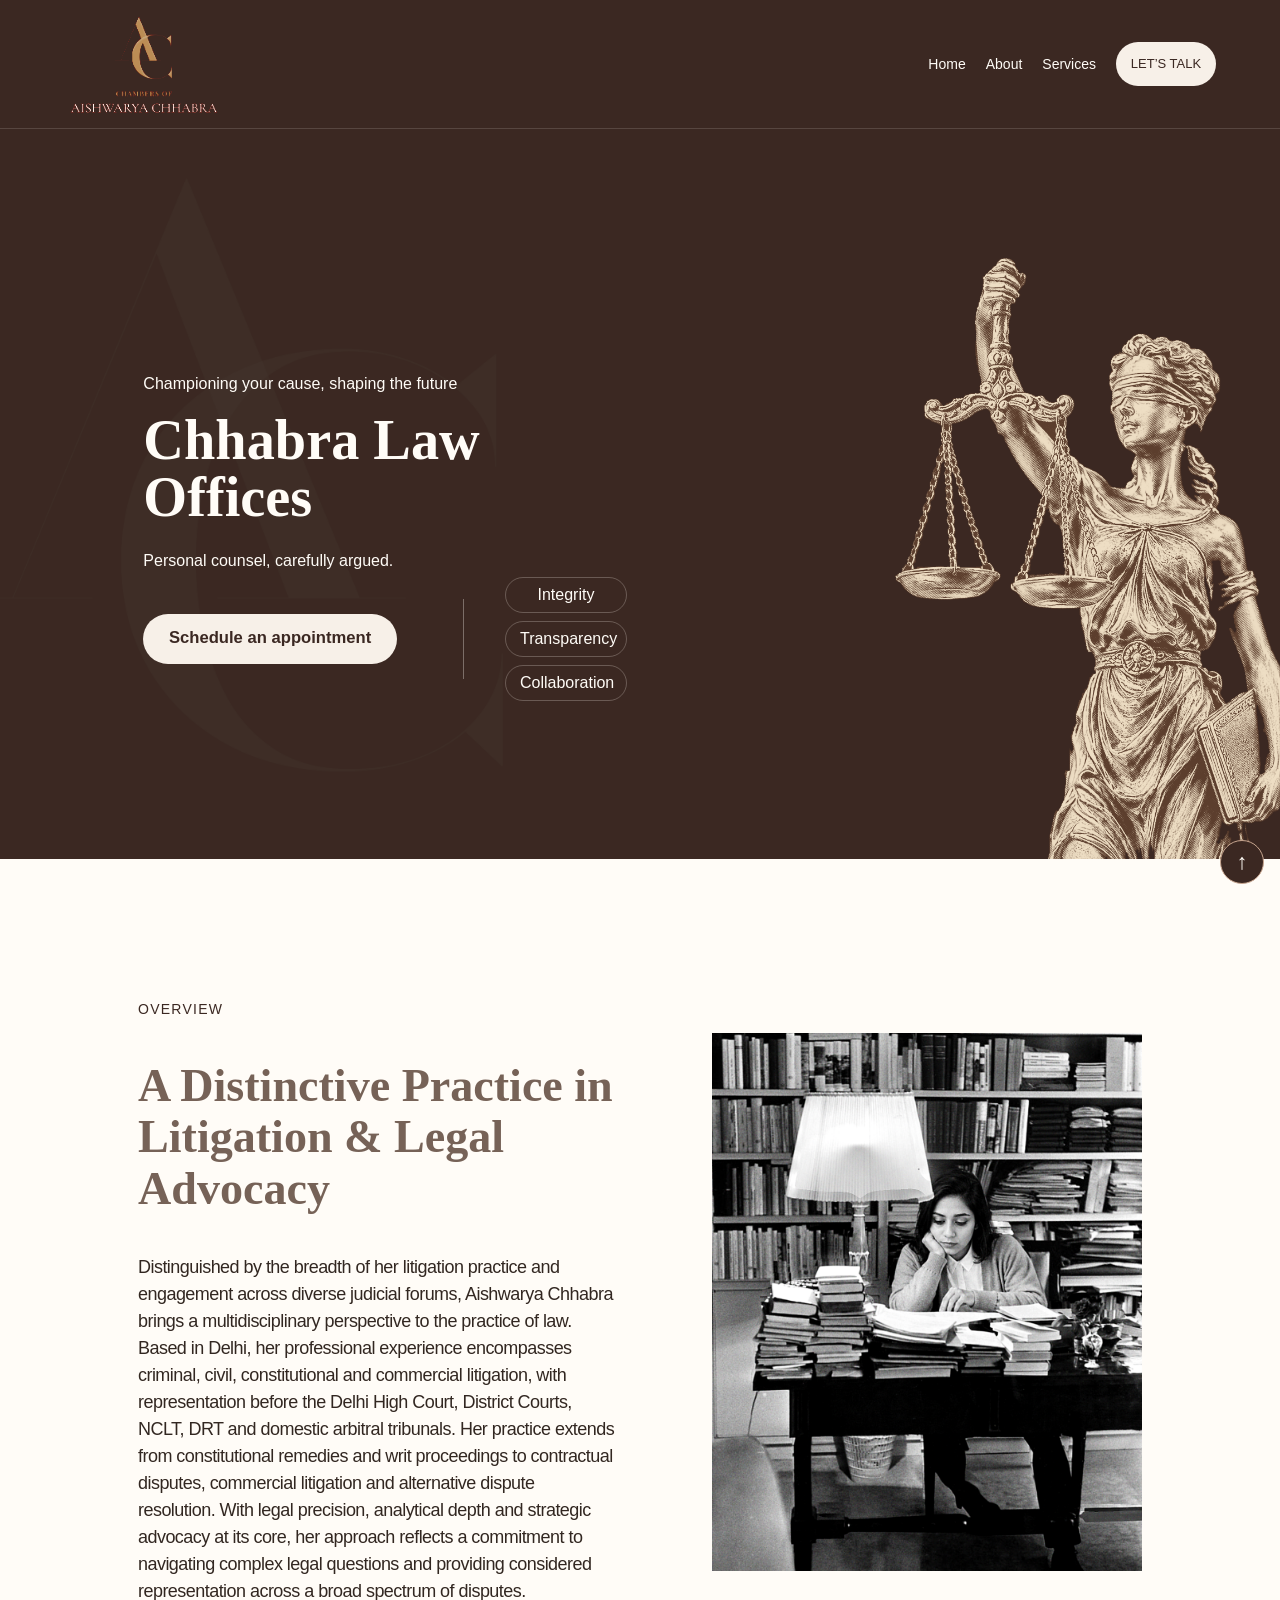
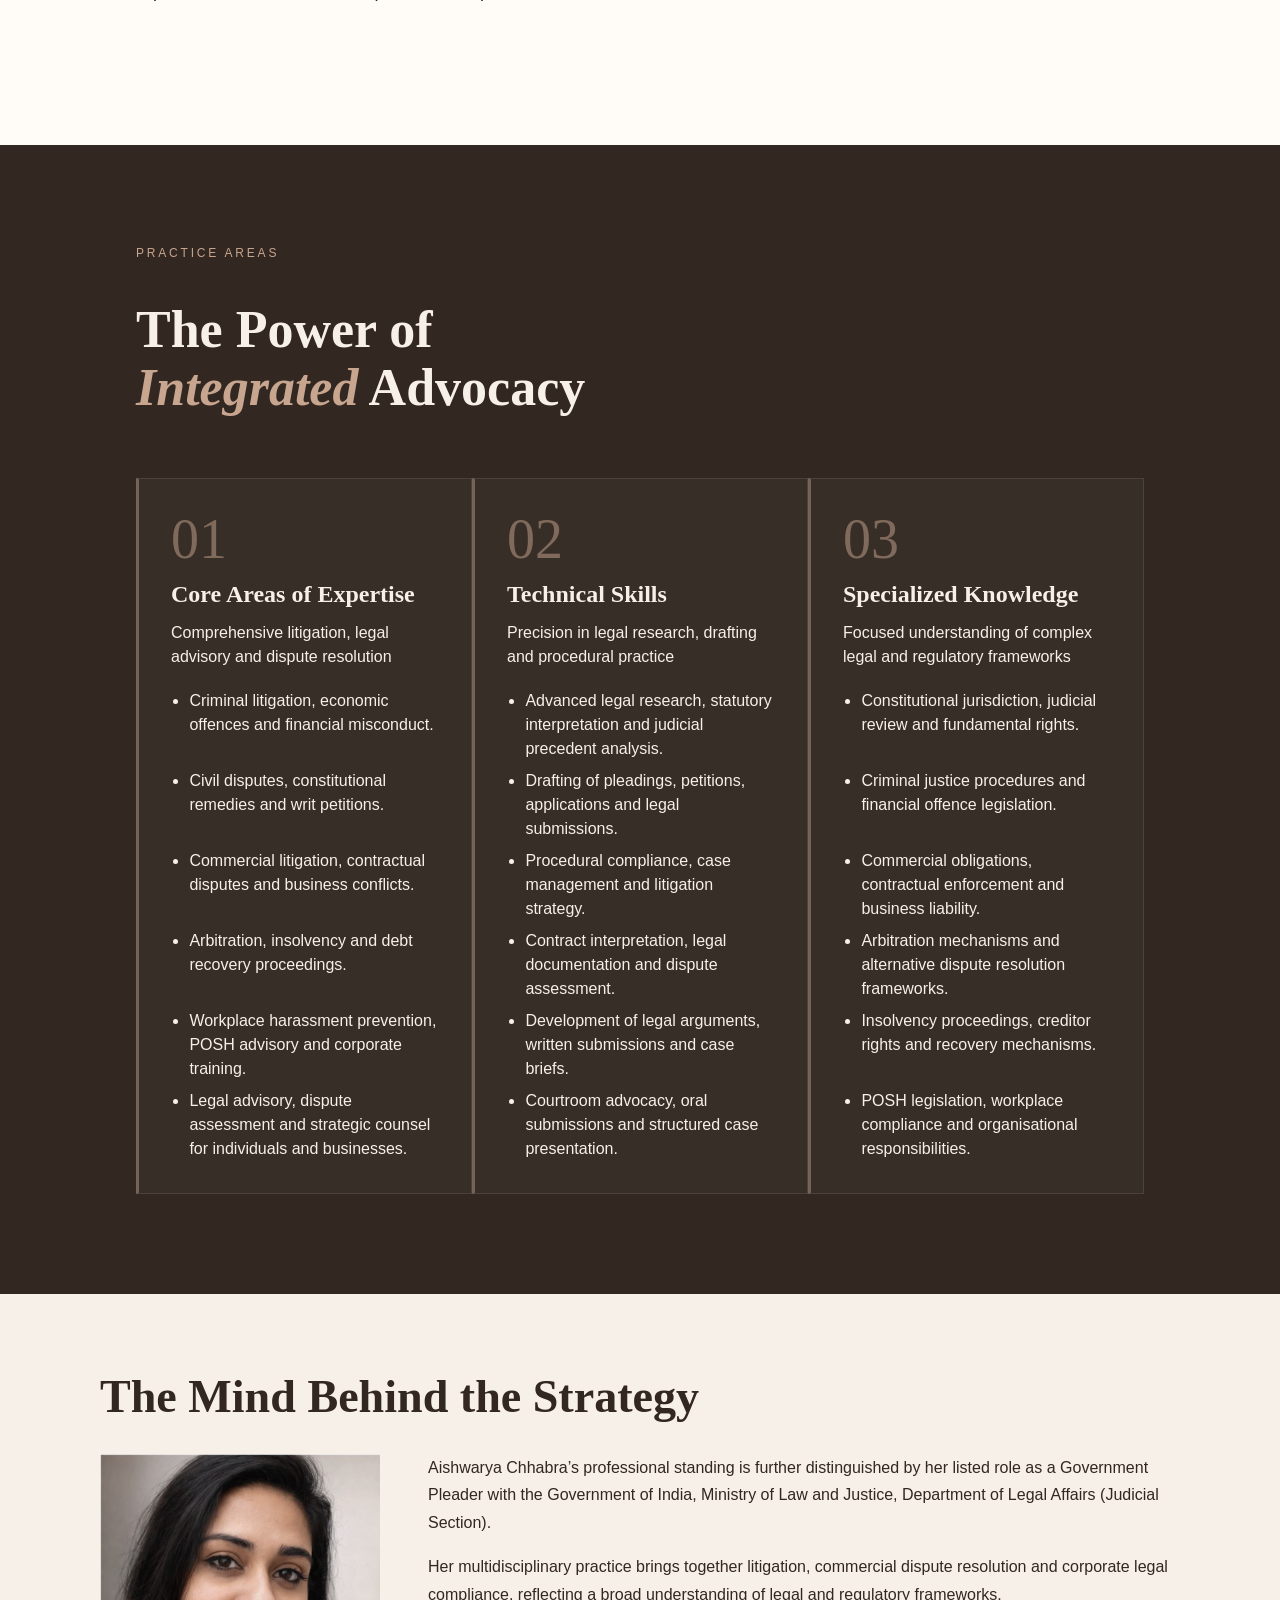
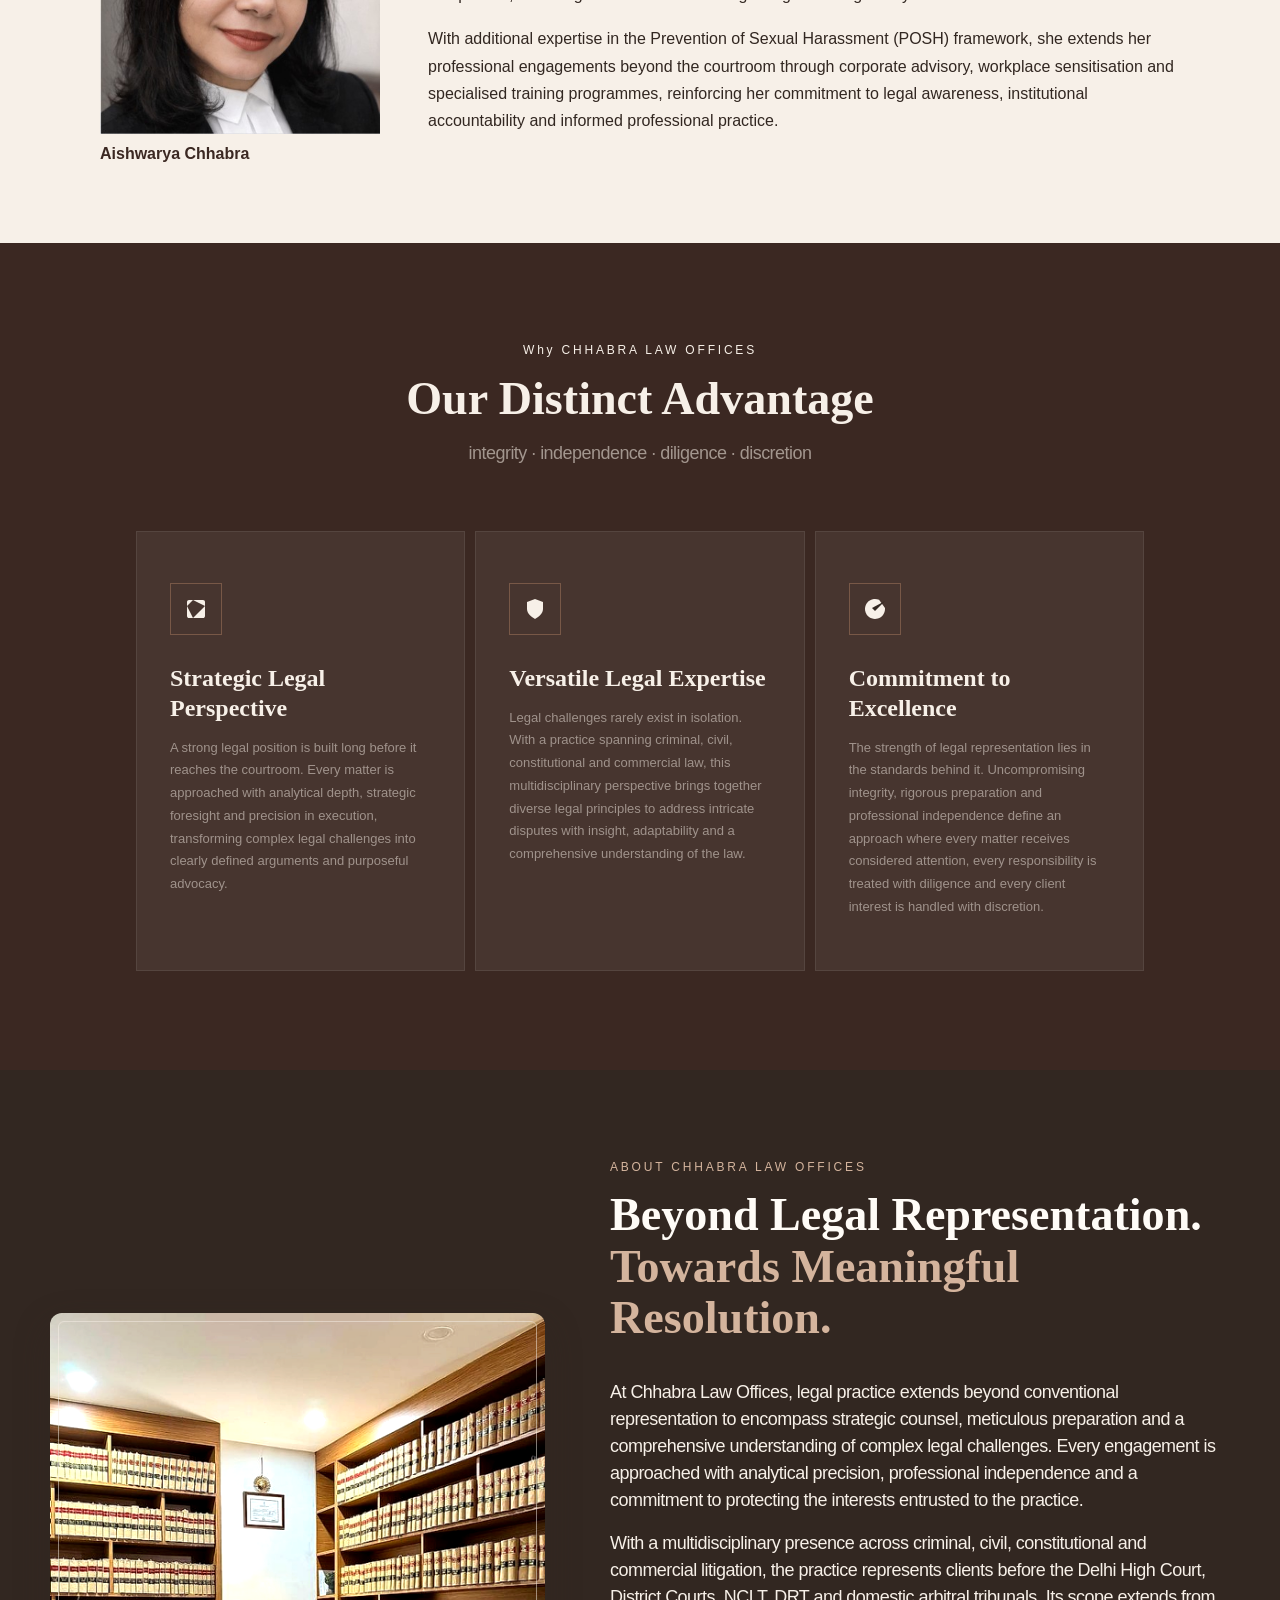
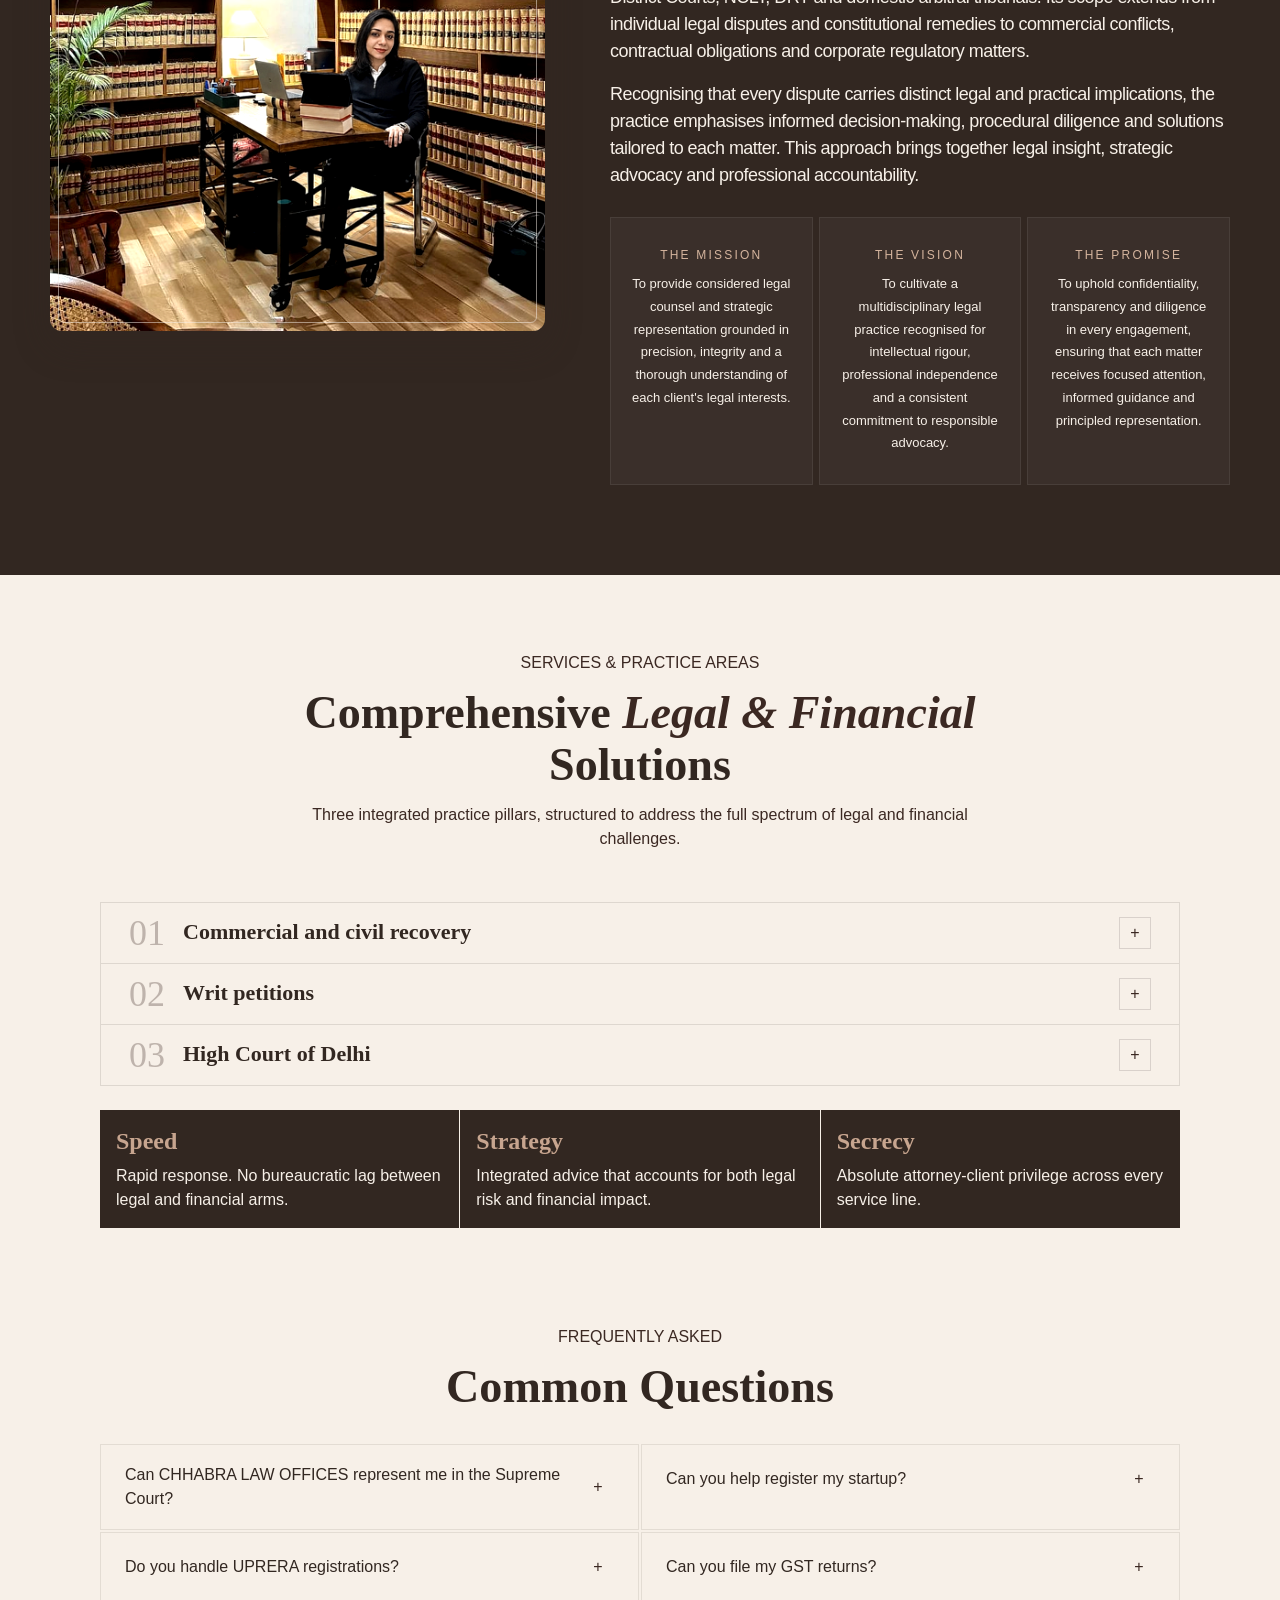
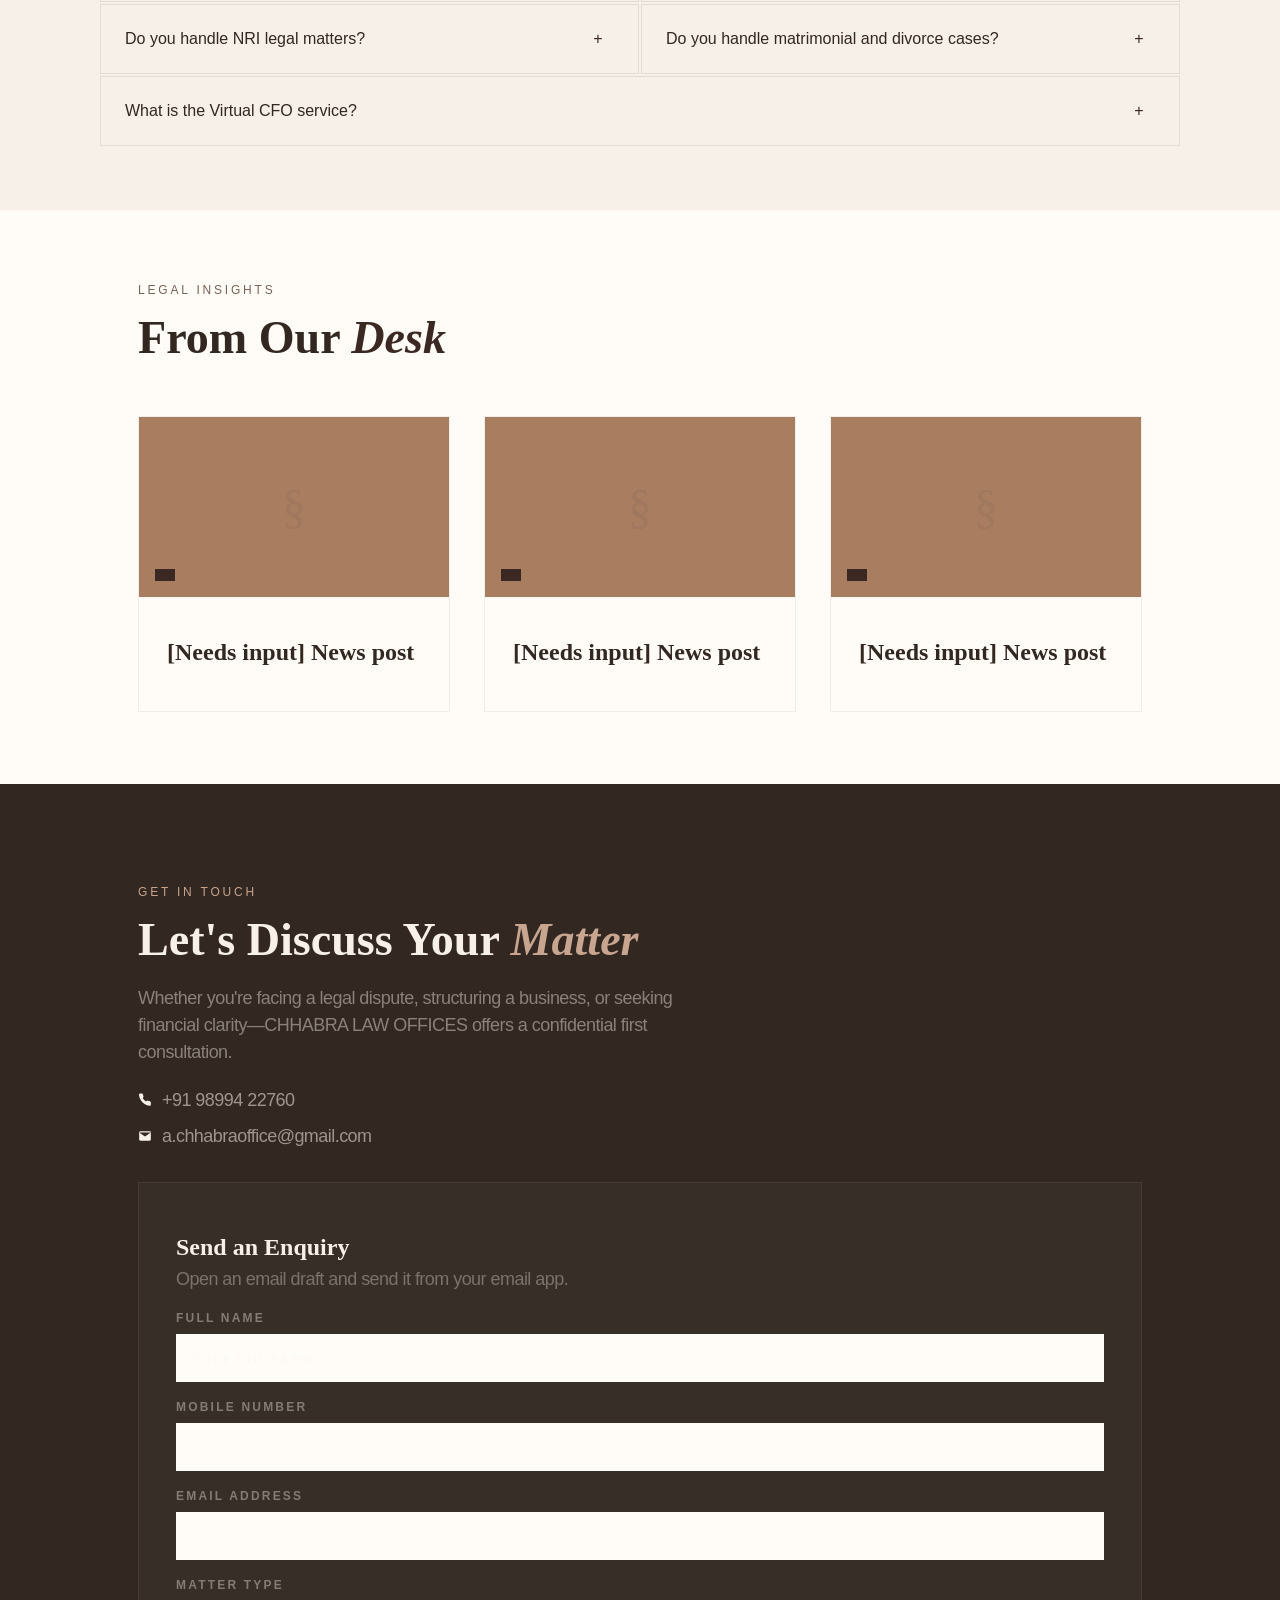
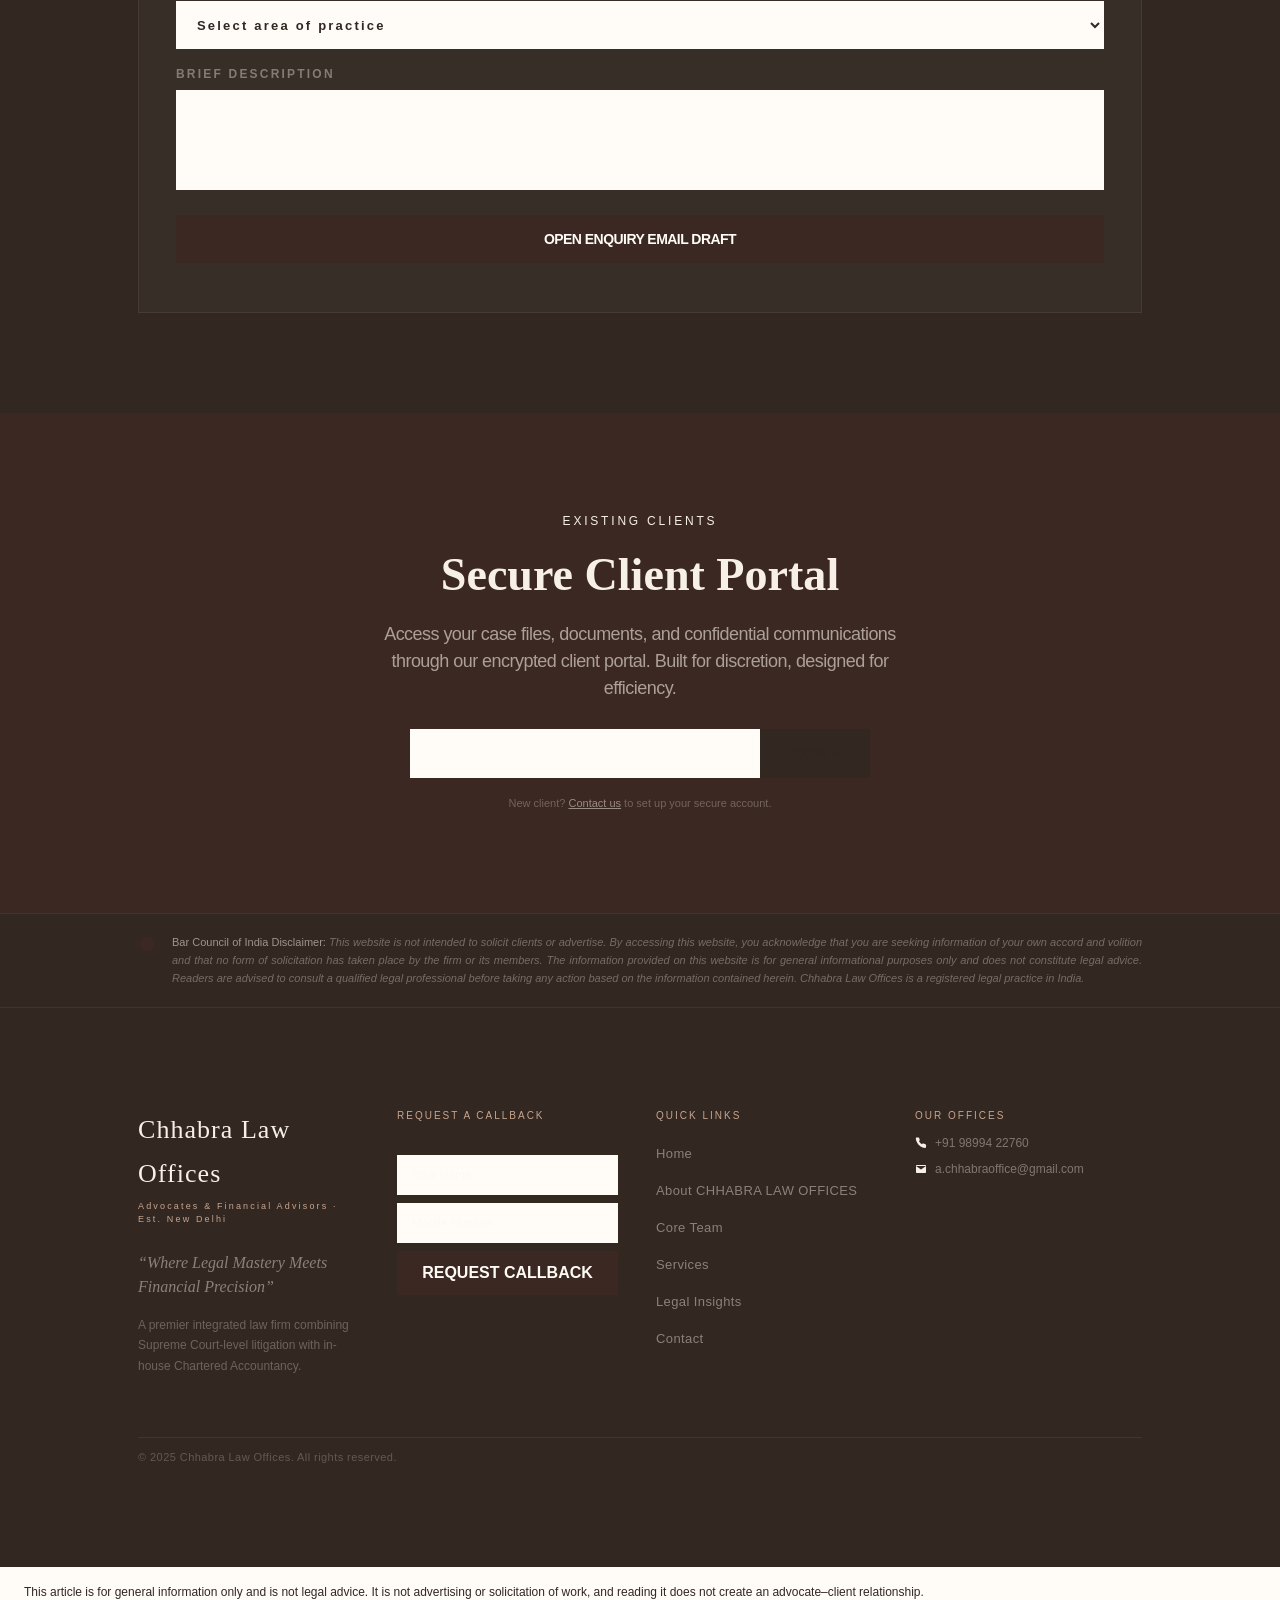
<file: index.html>
<!DOCTYPE html><html lang="en" class="jost_3e36cb27-module__GOVEQa__variable cormorant_garamond_97c65d7c-module__KWVokq__variable h-full"><head>
<script data-sclf-anim>document.documentElement.classList.add("sclf-anim-init");setTimeout(function(){document.documentElement.classList.remove("sclf-anim-init")},2500);</script><meta charset="utf-8">
<meta http-equiv="Content-Security-Policy" content="default-src &#39;self&#39; data: blob:; script-src &#39;self&#39; &#39;unsafe-inline&#39; &#39;unsafe-eval&#39;; style-src &#39;self&#39; &#39;unsafe-inline&#39;; img-src &#39;self&#39; data: blob:; font-src &#39;self&#39; data:; media-src &#39;self&#39; data: blob:; connect-src &#39;self&#39;; frame-src &#39;self&#39;; worker-src &#39;self&#39; blob:; form-action &#39;self&#39;">


<meta name="viewport" content="width=device-width, initial-scale=1, viewport-fit=cover"><link rel="stylesheet" href="./assets/site/_next/static/chunks/3c9st355b9h98.__q189041d8.css" data-precedence="next"><link rel="preload" as="script" fetchpriority="low" href="./assets/site/_next/static/chunks/0iq1i69206cyl.__q189041d8.js"><title>Chhabra Law Offices</title><meta name="description" content="Personal counsel, carefully argued."><link rel="icon" href="./assets/chhabra/chambers-logo.jpg"><link rel="preload" href="./assets/site/_next/static/chunks/33ex3e_4hazko.__q189041d8.css" as="style"><link rel="stylesheet" href="./brand/brand.css">
<style data-sclf-ua-colours>:where(button,input,select,textarea){color:var(--sar-color-auto-000000, #322721)}:where(input,select,textarea){background-color:var(--sar-color-auto-ffffff, #f7f0e8)}</style><style data-sclf-logo-fit>img[data-sclf-logo]{object-fit:contain!important;max-height:100%!important}</style><style data-sclf-elements>.sclf-el-heading{font-family:var(--sar-font-heading,inherit);font-size:clamp(28px,4vw,44px);line-height:1.15;margin:0 0 .5em}
.sclf-el-subheading{font-family:var(--sar-font-heading,inherit);font-size:clamp(20px,2.4vw,26px);line-height:1.25;margin:0 0 .5em}
.sclf-el-text{font-size:17px;line-height:1.65;margin:0 0 1em;max-width:68ch}
.sclf-el-button{display:inline-block;padding:12px 26px;border-radius:999px;background:var(--sar-color-primary,#111);color:var(--sar-color-background,#fff);font-weight:600;text-decoration:none}
[id^="sclf-section-"]{scroll-margin-top:96px}
.sclf-el-faq{box-sizing:border-box;width:100%;max-width:68ch;padding:16px;border:1px solid currentColor;border-radius:10px}
.sclf-el-faq>summary{cursor:pointer;font-weight:600;display:list-item;list-style:disclosure-closed inside}
.sclf-el-faq[open]>summary{list-style-type:disclosure-open}
.sclf-el-faq>p{margin:12px 0 0;line-height:1.65;white-space:pre-line}
.sclf-el-button:focus-visible,.sclf-el-faq>summary:focus-visible{outline:3px solid currentColor;outline-offset:4px}
.sclf-el-image{display:block;max-width:100%;height:auto;border-radius:12px}
.sclf-el-quote{font-size:20px;line-height:1.5;font-style:italic;margin:1em 0;padding-left:1em;border-left:3px solid var(--sar-color-accent,currentColor)}
.sclf-el-list{margin:0 0 1em;padding-left:1.2em;line-height:1.7}
.sclf-el-divider{border:0;border-top:1px solid currentColor;opacity:.2;margin:1.5em 0}
.sclf-el-spacer{height:48px}
.sclf-el-shape{display:block;box-sizing:border-box;width:160px;height:160px;max-width:100%;background:var(--sar-color-primary,#7c6cff);flex-shrink:0}
.sclf-el-rounded{border-radius:24px}
.sclf-el-circle{border-radius:50%;aspect-ratio:1;height:auto}
.sclf-el-triangle,.sclf-el-diamond,.sclf-el-star{aspect-ratio:1;height:auto}
.sclf-el-ellipse{width:240px;height:140px;border-radius:50%}
.sclf-el-triangle{clip-path:polygon(50% 0,100% 100%,0 100%)}
.sclf-el-diamond{clip-path:polygon(50% 0,100% 50%,50% 100%,0 50%)}
.sclf-el-star{clip-path:polygon(50% 0,61% 35%,98% 35%,68% 57%,79% 91%,50% 70%,21% 91%,32% 57%,2% 35%,39% 35%)}
.sclf-el-line{width:320px;height:4px}
.sclf-el-strip{width:100%;height:96px}</style>
<style data-sclf-design>
[data-sclf-d="efq0qmr-7"] { translate: -106.93px -79.98px !important; }
[data-sclf-d="ek4dj05-0"] { isolation: isolate !important; }
[data-sclf-d="ek4dj05-4"] { height: 150px !important; box-sizing: border-box !important; max-height: none !important; min-height: 0 !important; translate: -16px -22px !important; }
[data-sclf-d="ek4dj05-5"] { width: 1061.73px !important; flex-grow: 0 !important; max-width: none !important; min-width: 0 !important; box-sizing: border-box !important; flex-basis: auto !important; translate: 41.28px 0px !important; flex-shrink: 0 !important; }
[data-sclf-d="ek4dj05-6"] { translate: -301.55px 4.08px !important; }
[data-sclf-d="ek4dj05-7"] { translate: 14.83px 0px !important; }
[data-sclf-d="e1ubn6l2-4"] { translate: 7.5px -35.69px !important; }
[data-sclf-d="e1ubn6l2-6"] { height: 161.41px !important; font-size: 17px !important; box-sizing: border-box !important; max-height: none !important; min-height: 0 !important; text-align: left !important; translate: -20.94px 60px !important; font-weight: 700 !important; }
:where([data-sclf-d="e1yey8uv-5"]) { aspect-ratio: 267 / 150; height: auto; }
[data-sclf-d="e1yey8uv-5"] { object-fit: cover !important; translate: 27.99px 0px !important; }
[data-sclf-d="e1yey8uv-6"] { translate: -481.52px 49.5px !important; }
[data-sclf-d="ek4dj05-22"] { translate: -35px -2.52px !important; }
[data-sclf-d="ek4dj05-23"] { text-align: center !important; translate: -44.11px -1.06px !important; }
[data-sclf-d="ek4dj05-24"] { translate: 3.89px 2.9px !important; }
[data-sclf-d="ek4dj05-25"] { isolation: isolate !important; }
[data-sclf-d="ek4dj05-26"] { translate: 64.61px 43.98px !important; }
[data-sclf-d="ek4dj05-31"] { translate: 9.72px 0px !important; }
[data-sclf-d="efq0qmr-n3k78r"] { width: 537.37px !important; height: 434px !important; flex-grow: 0 !important; max-width: none !important; min-width: 0 !important; box-sizing: border-box !important; flex-basis: auto !important; max-height: none !important; min-height: 0 !important; translate: 635.61px 39.01px !important; flex-shrink: 0 !important; position: absolute !important; left: 5% !important; top: 10% !important; margin: 0 !important; z-index: 2 !important; }
[data-sclf-layout-section]:has([data-sclf-d="efq0qmr-n3k78r"]) { position: relative; }
[data-sclf-d="efq0qmr-n7brzf"] { width: 553px !important; height: 446px !important; flex-grow: 0 !important; max-width: none !important; min-width: 0 !important; box-sizing: border-box !important; flex-basis: auto !important; max-height: none !important; min-height: 0 !important; translate: -147.92px -88.07px !important; flex-shrink: 0 !important; position: absolute !important; left: 62.97% !important; top: 48.42% !important; margin: 0 !important; z-index: 2 !important; }
[data-sclf-layout-section]:has([data-sclf-d="efq0qmr-n7brzf"]) { position: relative; }
[data-sclf-d="efq0qmr-nwefvf"] { translate: -85.1px 164.11px !important; }
[data-sclf-d="ek4dj05-cgibm2"] { z-index: 1 !important; position: relative !important; translate: 484.35px -629.88px !important; }
[data-sclf-d="ek4dj05-n375ty"] { position: absolute !important; left: 84.89% !important; top: 64.58% !important; margin: 0 !important; width: 15.11% !important; z-index: 2 !important; }
[data-sclf-layout-section]:has([data-sclf-d="ek4dj05-n375ty"]) { position: relative; }
[data-sclf-d="ek4dj05-n5znfk"] { width: 378.98px !important; height: 601.88px !important; z-index: 51 !important; flex-grow: 0 !important; max-width: none !important; min-width: 0 !important; box-sizing: border-box !important; flex-basis: auto !important; max-height: none !important; min-height: 0 !important; translate: -196.44px -263.46px !important; flex-shrink: 0 !important; position: absolute !important; left: 85.29% !important; top: 63.68% !important; margin: 0 !important; }
[data-sclf-layout-section]:has([data-sclf-d="ek4dj05-n5znfk"]) { position: relative; }
[data-sclf-d="ek4dj05-nphr4b"] { width: 203px !important; height: 81px !important; z-index: 51 !important; flex-grow: 0 !important; max-width: none !important; min-width: 0 !important; box-sizing: border-box !important; flex-basis: auto !important; max-height: none !important; min-height: 0 !important; translate: -112.7px -53.05px !important; flex-shrink: 0 !important; position: absolute !important; left: 10.98% !important; top: 6.89% !important; margin: 0 !important; }
[data-sclf-layout-section]:has([data-sclf-d="ek4dj05-nphr4b"]) { position: relative; }
[data-sclf-d="ek4dj05-nw28eu"] { translate: -5.31px -1.41px !important; position: absolute !important; left: 3% !important; top: 3% !important; margin: 0 !important; width: 15% !important; z-index: 2 !important; }
[data-sclf-layout-section]:has([data-sclf-d="ek4dj05-nw28eu"]) { position: relative; }
[data-sclf-d="e1ubn6l2-n3yfd6"] { translate: -129.66px -46.91px !important; position: absolute !important; left: 73.8% !important; top: 72.98% !important; margin: 0 !important; width: 26.2% !important; z-index: 2 !important; }
[data-sclf-layout-section]:has([data-sclf-d="e1ubn6l2-n3yfd6"]) { position: relative; }
[data-sclf-d="e1ubn6l2-nkypga"] { color: var(--color-espresso) !important; width: 595.62px !important; height: auto !important; flex-grow: 0 !important; font-size: 17px !important; max-width: none !important; min-width: 0 !important; text-wrap: wrap !important; align-self: flex-start !important; box-sizing: border-box !important; flex-basis: auto !important; max-height: none !important; min-height: 0 !important; text-align: left !important; translate: -750.49px -106.07px !important; flex-shrink: 0 !important; font-weight: 700 !important; position: absolute !important; left: 91.98% !important; top: 49.33% !important; margin: 0 !important; z-index: 2 !important; }
[data-sclf-layout-section]:has([data-sclf-d="e1ubn6l2-nkypga"]) { position: relative; }
[data-sclf-d="e1ubn6l2-ntbbsn"] { color: var(--sar-color-accent) !important; width: 582.2px !important; height: auto !important; flex-grow: 0 !important; max-width: none !important; min-width: 0 !important; text-wrap: wrap !important; align-self: flex-start !important; box-sizing: border-box !important; flex-basis: auto !important; max-height: none !important; min-height: 0 !important; translate: -693.75px -262.21px !important; flex-shrink: 0 !important; font-weight: 700 !important; position: absolute !important; left: 91.98% !important; top: 79.18% !important; margin: 0 !important; z-index: 2 !important; }
[data-sclf-layout-section]:has([data-sclf-d="e1ubn6l2-ntbbsn"]) { position: relative; }
[data-sclf-d="e1yey8uv-n9i4nn"] { translate: -219.29px -314.32px !important; position: absolute !important; left: 28.62% !important; top: 27.2% !important; margin: 0 !important; width: 40% !important; z-index: 2 !important; }
[data-sclf-layout-section]:has([data-sclf-d="e1yey8uv-n9i4nn"]) { position: relative; }
@media (max-width: 1024px) {
[data-sclf-d="ek4dj05-cgibm2"] { z-index: 1 !important; }
[data-sclf-d="ek4dj05-n5znfk"] { z-index: 51 !important; }
[data-sclf-d="ek4dj05-nphr4b"] { z-index: 51 !important; }
}
@media (max-width: 640px) {
[data-sclf-d="efq0qmr-n3k78r"] { position: relative !important; left: auto !important; top: auto !important; width: auto !important; max-width: 100% !important; }
[data-sclf-d="efq0qmr-n7brzf"] { position: relative !important; left: auto !important; top: auto !important; width: auto !important; max-width: 100% !important; }
[data-sclf-d="ek4dj05-cgibm2"] { z-index: 1 !important; }
[data-sclf-d="ek4dj05-n375ty"] { position: relative !important; left: auto !important; top: auto !important; width: auto !important; max-width: 100% !important; }
[data-sclf-d="ek4dj05-n5znfk"] { position: relative !important; left: auto !important; top: auto !important; width: auto !important; max-width: 100% !important; }
[data-sclf-d="ek4dj05-n5znfk"] { z-index: 51 !important; }
[data-sclf-d="ek4dj05-nphr4b"] { position: relative !important; left: auto !important; top: auto !important; width: auto !important; max-width: 100% !important; }
[data-sclf-d="ek4dj05-nphr4b"] { z-index: 51 !important; }
[data-sclf-d="ek4dj05-nw28eu"] { position: relative !important; left: auto !important; top: auto !important; width: auto !important; max-width: 100% !important; }
[data-sclf-d="e1ubn6l2-n3yfd6"] { position: relative !important; left: auto !important; top: auto !important; width: auto !important; max-width: 100% !important; }
[data-sclf-d="e1ubn6l2-nkypga"] { position: relative !important; left: auto !important; top: auto !important; width: auto !important; max-width: 100% !important; }
[data-sclf-d="e1ubn6l2-ntbbsn"] { position: relative !important; left: auto !important; top: auto !important; width: auto !important; max-width: 100% !important; }
[data-sclf-d="e1yey8uv-n9i4nn"] { position: relative !important; left: auto !important; top: auto !important; width: auto !important; max-width: 100% !important; }
}
html.sclf-anim-init [data-sclf-d="e1ubn6l2-6"], html.sclf-anim-init [data-sclf-d="ek4dj05-n5znfk"], html.sclf-anim-init [data-sclf-d="e1ubn6l2-nkypga"], html.sclf-anim-init [data-sclf-d="e1ubn6l2-ntbbsn"] { visibility: hidden; }
</style>
<style data-sclf-navigation-style>[data-sclf-navigation],.sclf-navigation-links{display:flex!important;flex-wrap:wrap!important;align-items:center!important;justify-content:var(--sclf-nav-align,flex-start)!important;gap:var(--sclf-nav-gap,8px)!important;visibility:visible!important;opacity:1!important;height:auto!important;max-height:none!important;overflow:visible!important;pointer-events:auto!important;min-width:0;max-width:100%!important;box-sizing:border-box;list-style:none;margin:0;padding:0}
[data-sclf-navigation]{font-size:var(--sclf-nav-font,16px)!important}
[data-sclf-navigation]>.sclf-navigation-item{display:block!important;margin:0!important;padding:0!important;list-style:none!important}
[data-sclf-navigation] .sclf-navigation-link{display:inline-flex!important;align-items:center;min-height:40px;padding:8px 12px!important;white-space:nowrap;color:inherit!important;font:inherit!important;text-decoration:none!important;pointer-events:auto!important;cursor:pointer!important}
[data-sclf-navigation] .sclf-navigation-link:hover,[data-sclf-navigation] .sclf-navigation-link:focus-visible{text-decoration:underline!important;text-underline-offset:4px}
[data-sclf-layout-section]{scroll-margin-top:96px}
[data-sclf-navigation-anchor]{position:relative}
@media(prefers-reduced-motion:no-preference){html{scroll-behavior:smooth}}</style>
</head><body id="page-top" class="min-h-full flex flex-col bg-white"><div hidden=""></div><main class="flex min-h-full flex-1 flex-col items-center overflow-x-hidden"><svg width="0" height="0" aria-hidden="true" style="position:absolute">
  <filter id="espresso-watermark" color-interpolation-filters="sRGB">
    <feComponentTransfer>
      <feFuncR type="linear" slope="1" intercept="-0.2705882353"/>
      <feFuncG type="linear" slope="1" intercept="-0.0235294118"/>
      <feFuncB type="linear" slope="1" intercept="-0.0823529412"/>
    </feComponentTransfer>
  </filter>
</svg>
<section id="hero" data-sar-section="home/s01-hero" aria-labelledby="hero-title">
  <header class="home-header">
    <a href="#hero" aria-label="Chhabra Law Offices home"><span class="header-logo"><img src="./assets/chhabra/chambers-logo.jpg" alt="Chambers of Aishwarya Chhabra" width="1178" height="1100"></span></a>
    <nav aria-label="Main navigation" id="site-navigation"><a href="#hero">Home</a><a href="#about-us">About</a><a href="#services">Services</a><button type="button" class="mobile-nav-appointment appointment-trigger" data-open-appointment>LET’S TALK</button></nav><button type="button" class="mobile-nav-toggle" aria-controls="site-navigation" aria-expanded="false" aria-label="Open navigation" hidden>Menu</button>
    <button type="button" class="desktop-nav-appointment appointment-trigger" data-open-appointment>LET’S TALK</button>
  </header>
  <div class="home-hero-layout">
    <div class="home-hero-copy">
      <div>
        <p>Championing your cause, shaping the future</p>
        <h1 id="hero-title">Chhabra Law Offices</h1>
        <p>Personal counsel, carefully argued.</p>
      </div>
      <ul class="home-hero-values"><li>Integrity</li><li>Transparency</li><li>Collaboration</li></ul>
      <button type="button" class="appointment-trigger hero-appointment" data-open-appointment>Schedule an appointment</button>
    </div>
    <picture class="hero-art">
      <source media="(min-width: 768px)" srcset="./assets/chhabra/lady-justice.png">
      <img class="hero-engraving" alt="Engraving of Lady Justice holding scales beside a gavel" width="736" height="1104" fetchpriority="high">
    </picture>
  </div>
</section>
<section data-sclf-d="efq0qmr-0" class="flex w-full flex-col items-center justify-center bg-[#f8f3eb] px-5 sm:px-8 md:px-16 lg:px-[138px] py-16 md:py-[140px] mx-auto overflow-hidden" data-sar-section="home/s02-content" data-sar-type="content" data-sclf-layout-section="s02-content" id="sclf-section-xt07ad"><div data-sclf-d="efq0qmr-1" class="flex w-full flex-col md:flex-row items-center justify-center gap-10 md:gap-[97px]"><div data-sclf-d="efq0qmr-2" class="flex flex-1 flex-col gap-8 md:gap-10"><p class="overview-label">Overview</p><h2 data-sclf-d="efq0qmr-3" data-reveal="true" class="font-cormorant text-[32px] md:text-[40px] font-bold leading-tight text-[#b18d59]" style="translate: none; rotate: none; scale: none; transform: translate(0px, 0px); opacity: 1;">A Distinctive Practice in Litigation &amp; Legal Advocacy</h2><p data-sclf-d="efq0qmr-4" data-reveal="true" class="font-jost text-base md:text-lg font-light leading-[27px] tracking-[-0.54px] text-[#353a3c]" style="translate: none; rotate: none; scale: none; transform: translate(0px, 0px); opacity: 1;">Distinguished by the breadth of her litigation practice and engagement across diverse judicial forums, Aishwarya Chhabra brings a multidisciplinary perspective to the practice of law. Based in Delhi, her professional experience encompasses criminal, civil, constitutional and commercial litigation, with representation before the Delhi High Court, District Courts, NCLT, DRT and domestic arbitral tribunals. Her practice extends from constitutional remedies and writ proceedings to contractual disputes, commercial litigation and alternative dispute resolution. With legal precision, analytical depth and strategic advocacy at its core, her approach reflects a commitment to navigating complex legal questions and providing considered representation across a broad spectrum of disputes.</p></div><div data-sclf-d="efq0qmr-5" class="relative flex w-full md:w-[558px] shrink-0 flex-col items-center md:items-end gap-3 md:gap-1.5 mt-8 md:mt-0"><div data-sclf-d="efq0qmr-6" data-reveal="true" class="relative h-[280px] sm:h-[360px] md:h-[443px] w-[90%] sm:w-full overflow-hidden group cursor-default" style="translate: none; rotate: none; scale: none; transform: translate(0px, 0px); opacity: 1;"><img class="excellence-photo" src="./assets/chhabra/defining-excellence.png" alt="Aishwarya Chhabra reading at a desk surrounded by books" width="1080" height="1350" loading="lazy" decoding="async"></div></div></div></section>
<section data-sclf-d="e13vwoh2-0" id="services" class="flex w-full flex-col items-center justify-center bg-[#1a1a1a] px-5 sm:px-8 md:px-16 lg:px-[136px] py-16 md:py-[100px] mx-auto overflow-hidden" data-sar-section="home/s03-cards" data-sar-type="cards" data-sclf-layout-section="s03-cards"><div data-sclf-d="e13vwoh2-1" class="flex w-full flex-col gap-10 md:gap-[60px]"><div data-sclf-d="e13vwoh2-2" class="flex flex-col md:flex-row items-start md:items-end justify-between gap-6 md:gap-8"><div data-sclf-d="e13vwoh2-3" data-reveal="true" class="flex w-full md:w-[388px] flex-col gap-8 md:gap-10" style="translate: none; rotate: none; scale: none; transform: translate(0px, 0px); opacity: 1;"><p data-sclf-d="e13vwoh2-4" class="font-jost text-xs tracking-[2.8px] text-[#b8935a]">PRACTICE AREAS</p><h2 data-sclf-d="e13vwoh2-5" class="font-cormorant text-[24px] md:text-[40px] font-semibold leading-tight text-white">The Power of <span class="expertise-heading-line"><em class="text-[#b8935a]">Integrated</em> Advocacy</span></h2></div></div><div class="expertise-grid">
<article class="expertise-card"><p class="expertise-number" aria-hidden="true">01</p><h3>Core Areas of Expertise</h3><p>Comprehensive litigation, legal advisory and dispute resolution</p><ul><li>Criminal litigation, economic offences and financial misconduct.</li><li>Civil disputes, constitutional remedies and writ petitions.</li><li>Commercial litigation, contractual disputes and business conflicts.</li><li>Arbitration, insolvency and debt recovery proceedings.</li><li>Workplace harassment prevention, POSH advisory and corporate training.</li><li>Legal advisory, dispute assessment and strategic counsel for individuals and businesses.</li></ul></article>
<article class="expertise-card"><p class="expertise-number" aria-hidden="true">02</p><h3>Technical Skills</h3><p>Precision in legal research, drafting and procedural practice</p><ul><li>Advanced legal research, statutory interpretation and judicial precedent analysis.</li><li>Drafting of pleadings, petitions, applications and legal submissions.</li><li>Procedural compliance, case management and litigation strategy.</li><li>Contract interpretation, legal documentation and dispute assessment.</li><li>Development of legal arguments, written submissions and case briefs.</li><li>Courtroom advocacy, oral submissions and structured case presentation.</li></ul></article>
<article class="expertise-card"><p class="expertise-number" aria-hidden="true">03</p><h3>Specialized Knowledge</h3><p>Focused understanding of complex legal and regulatory frameworks</p><ul><li>Constitutional jurisdiction, judicial review and fundamental rights.</li><li>Criminal justice procedures and financial offence legislation.</li><li>Commercial obligations, contractual enforcement and business liability.</li><li>Arbitration mechanisms and alternative dispute resolution frameworks.</li><li>Insolvency proceedings, creditor rights and recovery mechanisms.</li><li>POSH legislation, workplace compliance and organisational responsibilities.</li></ul></article>
</div></div></section>
<section id="team" class="team-section" aria-labelledby="team-heading">
  <h2 id="team-heading">The Mind Behind the Strategy</h2>
  <div class="team-layout">
    <figure class="team-portrait"><img class="team-headshot" src="./assets/chhabra/aishwarya-chhabra.jpg" alt="Portrait of Aishwarya Chhabra" width="400" height="400" loading="lazy" decoding="async"><figcaption>Aishwarya Chhabra</figcaption></figure>
    <div class="team-biography">
      <p>Aishwarya Chhabra’s professional standing is further distinguished by her listed role as a Government Pleader with the Government of India, Ministry of Law and Justice, Department of Legal Affairs (Judicial Section).</p>
      <p>Her multidisciplinary practice brings together litigation, commercial dispute resolution and corporate legal compliance, reflecting a broad understanding of legal and regulatory frameworks.</p>
      <p>With additional expertise in the Prevention of Sexual Harassment (POSH) framework, she extends her professional engagements beyond the courtroom through corporate advisory, workplace sensitisation and specialised training programmes, reinforcing her commitment to legal awareness, institutional accountability and informed professional practice.</p>
    </div>
  </div>
</section>
<section data-sclf-d="ez60cfe-0" class="flex w-full flex-col items-center justify-center bg-[#6b1f2a] px-5 sm:px-8 md:px-16 lg:px-[136px] py-14 md:py-[99px] mx-auto overflow-hidden" data-sar-section="home/s05-content" data-sar-type="content" data-sclf-layout-section="s05-content" id="sclf-section-1j9s7m0"><div data-sclf-d="ez60cfe-1" class="flex w-full flex-col gap-12 md:gap-16"><div data-sclf-d="ez60cfe-2" class="flex flex-col items-center gap-[15px] text-center"><p data-sclf-d="ez60cfe-3" data-reveal="true" class="font-jost text-xs tracking-[2.8px] text-[#b8935a]" style="translate: none; rotate: none; scale: none; transform: translate(0px, 0px); opacity: 1;">Why CHHABRA LAW OFFICES</p><h2 data-sclf-d="ez60cfe-4" data-reveal="true" class="font-cormorant text-[36px] md:text-[50px] font-semibold leading-tight text-white" style="translate: none; rotate: none; scale: none; transform: translate(0px, 0px); opacity: 1;">Our Distinct Advantage</h2><p data-sclf-d="ez60cfe-5" data-reveal="true" class="max-w-[568px] font-jost text-base md:text-lg font-light leading-[27px] tracking-[-0.54px] text-white/55" style="translate: none; rotate: none; scale: none; transform: translate(0px, 0px); opacity: 1;">integrity · independence · diligence · discretion</p></div><div data-sclf-d="ez60cfe-6" class="grid grid-cols-1 sm:grid-cols-2 lg:grid-cols-3 gap-4 md:gap-2.5"><div data-sclf-d="ez60cfe-7" data-reveal="true" class="group flex flex-col border border-white/[0.08] bg-white/[0.06] px-6 sm:px-[33px] py-10 md:py-[51px] transition-colors duration-300 hover:bg-white/[0.1]" style="translate: none; rotate: none; scale: none; transform: translate(0px, 0px); opacity: 1;"><div data-sclf-d="ez60cfe-8" class="flex flex-col gap-7"><div data-sclf-d="ez60cfe-9" class="relative size-[52px] border border-[rgba(184,147,90,0.5)] transition-all duration-300 group-hover:border-[rgba(184,147,90,0.9)] group-hover:scale-105"><img data-sclf-d="ez60cfe-10" alt="" loading="lazy" width="24" height="24" decoding="async" data-nimg="1" class="absolute left-[13px] top-[13px]" style="color:transparent" src="./assets/site/images/why-icon-1.__q189041d8.svg"></div><div data-sclf-d="ez60cfe-11" class="flex flex-col gap-3.5"><h3 data-sclf-d="ez60cfe-12" class="font-cormorant text-[22px] md:text-[26px] font-semibold leading-[29.9px] text-white">Strategic Legal Perspective</h3><p data-sclf-d="ez60cfe-13" class="font-jost text-[13px] font-light leading-[22.75px] text-white/50">A strong legal position is built long before it reaches the courtroom. Every matter is approached with analytical depth, strategic foresight and precision in execution, transforming complex legal challenges into clearly defined arguments and purposeful advocacy.</p></div></div></div><div data-sclf-d="ez60cfe-7" data-reveal="true" class="group flex flex-col border border-white/[0.08] bg-white/[0.06] px-6 sm:px-[33px] py-10 md:py-[51px] transition-colors duration-300 hover:bg-white/[0.1]" style="translate: none; rotate: none; scale: none; transform: translate(0px, 0px); opacity: 1;"><div data-sclf-d="ez60cfe-8" class="flex flex-col gap-7"><div data-sclf-d="ez60cfe-9" class="relative size-[52px] border border-[rgba(184,147,90,0.5)] transition-all duration-300 group-hover:border-[rgba(184,147,90,0.9)] group-hover:scale-105"><img data-sclf-d="ez60cfe-10" alt="" loading="lazy" width="24" height="24" decoding="async" data-nimg="1" class="absolute left-[13px] top-[13px]" style="color:transparent" src="./assets/site/images/why-icon-2.__q189041d8.svg"></div><div data-sclf-d="ez60cfe-11" class="flex flex-col gap-3.5"><h3 data-sclf-d="ez60cfe-12" class="font-cormorant text-[22px] md:text-[26px] font-semibold leading-[29.9px] text-white">Versatile Legal Expertise</h3><p data-sclf-d="ez60cfe-13" class="font-jost text-[13px] font-light leading-[22.75px] text-white/50">Legal challenges rarely exist in isolation. With a practice spanning criminal, civil, constitutional and commercial law, this multidisciplinary perspective brings together diverse legal principles to address intricate disputes with insight, adaptability and a comprehensive understanding of the law.</p></div></div></div><div data-sclf-d="ez60cfe-7" data-reveal="true" class="group flex flex-col border border-white/[0.08] bg-white/[0.06] px-6 sm:px-[33px] py-10 md:py-[51px] transition-colors duration-300 hover:bg-white/[0.1]" style="translate: none; rotate: none; scale: none; transform: translate(0px, 0px); opacity: 1;"><div data-sclf-d="ez60cfe-8" class="flex flex-col gap-7"><div data-sclf-d="ez60cfe-9" class="relative size-[52px] border border-[rgba(184,147,90,0.5)] transition-all duration-300 group-hover:border-[rgba(184,147,90,0.9)] group-hover:scale-105"><img data-sclf-d="ez60cfe-10" alt="" loading="lazy" width="24" height="24" decoding="async" data-nimg="1" class="absolute left-[13px] top-[13px]" style="color:transparent" src="./assets/site/images/why-icon-3.__q189041d8.svg"></div><div data-sclf-d="ez60cfe-11" class="flex flex-col gap-3.5"><h3 data-sclf-d="ez60cfe-12" class="font-cormorant text-[22px] md:text-[26px] font-semibold leading-[29.9px] text-white">Commitment to Excellence</h3><p data-sclf-d="ez60cfe-13" class="font-jost text-[13px] font-light leading-[22.75px] text-white/50">The strength of legal representation lies in the standards behind it. Uncompromising integrity, rigorous preparation and professional independence define an approach where every matter receives considered attention, every responsibility is treated with diligence and every client interest is handled with discretion.</p></div></div></div></div></div></section>
<section id="about-us" class="home-about" aria-labelledby="about-heading">
  <div class="about-layout">
    <figure class="about-photo-frame" data-editorial-reveal>
      <div class="about-photo-cutout"><img class="about-library-photo" src="./assets/chhabra/law-library.png" alt="Aishwarya Chhabra seated at her desk in the law library" width="1080" height="1350" loading="lazy" decoding="async"></div>
    </figure>
    <div class="about-copy"><div data-sclf-d="e1yey8uv-10" class="flex flex-col gap-6 md:gap-[35px]"><div data-sclf-d="e1yey8uv-11" data-reveal="true" class="flex flex-col gap-3.5" style="translate: none; rotate: none; scale: none; transform: translate(0px, 0px); opacity: 1;"><p data-sclf-d="e1yey8uv-12" class="font-jost text-xs tracking-[2.8px] about-label">ABOUT CHHABRA LAW OFFICES</p><h2 id="about-heading" class="font-cormorant text-[32px] md:text-[46px] font-semibold leading-tight about-title">Beyond Legal Representation. <span class="about-emphasis">Towards Meaningful Resolution.</span></h2></div><div data-sclf-d="e1yey8uv-14" data-reveal="true" class="space-y-0 font-jost text-base md:text-lg font-light leading-[27px] tracking-[-0.54px] about-body" style="translate: none; rotate: none; scale: none; transform: translate(0px, 0px); opacity: 1;"><p data-sclf-d="e1yey8uv-15">At Chhabra Law Offices, legal practice extends beyond conventional representation to encompass strategic counsel, meticulous preparation and a comprehensive understanding of complex legal challenges. Every engagement is approached with analytical precision, professional independence and a commitment to protecting the interests entrusted to the practice.</p><p data-sclf-d="e1yey8uv-16" class="pt-4">With a multidisciplinary presence across criminal, civil, constitutional and commercial litigation, the practice represents clients before the Delhi High Court, District Courts, NCLT, DRT and domestic arbitral tribunals. Its scope extends from individual legal disputes and constitutional remedies to commercial conflicts, contractual obligations and corporate regulatory matters.</p><p data-sclf-d="e1yey8uv-16" class="pt-4">Recognising that every dispute carries distinct legal and practical implications, the practice emphasises informed decision-making, procedural diligence and solutions tailored to each matter. This approach brings together legal insight, strategic advocacy and professional accountability.</p></div></div><div data-sclf-d="e1yey8uv-17" class="grid grid-cols-1 sm:grid-cols-3 gap-0.5"><div data-sclf-d="e1yey8uv-18" data-reveal="true" class="flex flex-col border border-white/[0.07] bg-white/[0.04] px-[17px] py-[29px] text-center transition-colors duration-300 hover:border-[rgba(184,147,90,0.2)] hover:bg-[rgba(184,147,90,0.04)]" style="translate: none; rotate: none; scale: none; transform: translate(0px, 0px); opacity: 1;"><p data-sclf-d="e1yey8uv-19" class="mb-2.5 font-jost text-xs font-semibold uppercase tracking-[2.2px] about-label">The Mission</p><p data-sclf-d="e1yey8uv-20" class="font-jost text-[13px] font-light leading-[22.75px] about-body">To provide considered legal counsel and strategic representation grounded in precision, integrity and a thorough understanding of each client's legal interests.</p></div><div data-sclf-d="e1yey8uv-18" data-reveal="true" class="flex flex-col border border-white/[0.07] bg-white/[0.04] px-[17px] py-[29px] text-center transition-colors duration-300 hover:border-[rgba(184,147,90,0.2)] hover:bg-[rgba(184,147,90,0.04)]" style="translate: none; rotate: none; scale: none; transform: translate(0px, 0px); opacity: 1;"><p data-sclf-d="e1yey8uv-19" class="mb-2.5 font-jost text-xs font-semibold uppercase tracking-[2.2px] about-label">The Vision</p><p data-sclf-d="e1yey8uv-20" class="font-jost text-[13px] font-light leading-[22.75px] about-body">To cultivate a multidisciplinary legal practice recognised for intellectual rigour, professional independence and a consistent commitment to responsible advocacy.</p></div><div data-sclf-d="e1yey8uv-18" data-reveal="true" class="flex flex-col border border-white/[0.07] bg-white/[0.04] px-[17px] py-[29px] text-center transition-colors duration-300 hover:border-[rgba(184,147,90,0.2)] hover:bg-[rgba(184,147,90,0.04)]" style="translate: none; rotate: none; scale: none; transform: translate(0px, 0px); opacity: 1;"><p data-sclf-d="e1yey8uv-19" class="mb-2.5 font-jost text-xs font-semibold uppercase tracking-[2.2px] about-label">The Promise</p><p data-sclf-d="e1yey8uv-20" class="font-jost text-[13px] font-light leading-[22.75px] about-body">To uphold confidentiality, transparency and diligence in every engagement, ensuring that each matter receives focused attention, informed guidance and principled representation.</p></div></div></div>
  </div>
</section>
<section id="sclf-section-1ulxjb2" class="home-information" aria-labelledby="practice-heading">
  <div class="home-information-heading">
    <p>SERVICES &amp; PRACTICE AREAS</p>
    <h2 id="practice-heading">Comprehensive <em>Legal &amp; Financial</em> Solutions</h2>
    <p>Three integrated practice pillars, structured to address the full spectrum of legal and financial challenges.</p>
  </div>
  <div class="practice-list">
    <details class="practice-disclosure"><summary class="practice-summary"><span class="practice-label"><span class="font-cormorant text-[28px] md:text-[36px] font-light leading-9 text-[rgba(107,31,42,0.3)]">01</span><span class="font-cormorant text-[18px] sm:text-[22px] md:text-[26px] font-semibold leading-[29.9px] text-[#1a1a1a] text-left">Commercial and civil recovery</span></span><span class="disclosure-sign" aria-hidden="true"></span></summary><div class="practice-answer"><ul><li>Commercial and civil recovery</li><li>Writ petitions</li><li>High Court of Delhi</li><li>District &amp; Sessions Judge, Shahdara, Karkardooma Court</li><li>Legal Services</li><li>Legal Services</li><li>Legal Services</li><li>Legal Services</li><li>Legal Services</li><li>Legal Services</li><li>Legal Services</li><li>Legal Services</li></ul></div></details>
<details class="practice-disclosure"><summary class="practice-summary"><span class="practice-label"><span class="font-cormorant text-[28px] md:text-[36px] font-light leading-9 text-[rgba(107,31,42,0.3)]">02</span><span class="font-cormorant text-[18px] sm:text-[22px] md:text-[26px] font-semibold leading-[29.9px] text-[#1a1a1a] text-left">Writ petitions</span></span><span class="disclosure-sign" aria-hidden="true"></span></summary><div class="practice-answer"><p>We advise clients on writ petitions and represent them in proceedings involving constitutional and public law matters.</p></div></details>
<details class="practice-disclosure"><summary class="practice-summary"><span class="practice-label"><span class="font-cormorant text-[28px] md:text-[36px] font-light leading-9 text-[rgba(107,31,42,0.3)]">03</span><span class="font-cormorant text-[18px] sm:text-[22px] md:text-[26px] font-semibold leading-[29.9px] text-[#1a1a1a] text-left">High Court of Delhi</span></span><span class="disclosure-sign" aria-hidden="true"></span></summary><div class="practice-answer"><p>We represent clients before the Delhi High Court in civil, criminal, constitutional, and commercial litigation.</p></div></details>
  </div>
  <div class="practice-benefits"><div><h3>Speed</h3><p>Rapid response. No bureaucratic lag between legal and financial arms.</p></div><div><h3>Strategy</h3><p>Integrated advice that accounts for both legal risk and financial impact.</p></div><div><h3>Secrecy</h3><p>Absolute attorney-client privilege across every service line.</p></div></div>
</section>
<section id="faq" class="home-information" aria-labelledby="faq-heading">
  <div class="home-information-heading">
    <p>FREQUENTLY ASKED</p>
    <h2 id="faq-heading">Common Questions</h2>
  </div>
  <div class="faq-grid">
    <details class="faq-disclosure"><summary>Can CHHABRA LAW OFFICES represent me in the Supreme Court?<span class="disclosure-sign" aria-hidden="true"></span></summary><p>Yes. Chhabra Law Offices is registered with the Supreme Court of India and CHHABRA LAW OFFICES handles matters before the apex court, High Courts, and all subordinate forums across India.</p></details>
<details class="faq-disclosure"><summary>Can you help register my startup?<span class="disclosure-sign" aria-hidden="true"></span></summary><p>Absolutely. We handle the full incorporation process for Pvt Ltd, LLP, OPC, and Section 8 entities, including PAN, TAN, GST, and sectoral registrations.</p></details>
<details class="faq-disclosure"><summary>Do you handle UPRERA registrations?<span class="disclosure-sign" aria-hidden="true"></span></summary><p>Yes. We assist real estate agents and developers with UPRERA agent registration, project registration, and ongoing quarterly compliance filings.</p></details>
<details class="faq-disclosure"><summary>Can you file my GST returns?<span class="disclosure-sign" aria-hidden="true"></span></summary><p>Our in-house CA team manages GST registration, monthly and quarterly filings, and handles GST notices and assessments on your behalf.</p></details>
<details class="faq-disclosure"><summary>Do you handle NRI legal matters?<span class="disclosure-sign" aria-hidden="true"></span></summary><p>Yes. CHHABRA LAW OFFICES has extensive experience advising NRI clients on property disputes, inheritance proceedings, FEMA compliance, and cross-border tax planning.</p></details>
<details class="faq-disclosure"><summary>Do you handle matrimonial and divorce cases?<span class="disclosure-sign" aria-hidden="true"></span></summary><p>Our family law team handles divorce, legal separation, child custody, maintenance, and domestic violence matters with sensitivity and strategic precision.</p></details>
<details class="faq-disclosure"><summary>What is the Virtual CFO service?<span class="disclosure-sign" aria-hidden="true"></span></summary><p>Virtual CFO provides growing businesses with strategic financial leadership on a retainer basis—covering budgeting, audit oversight, investor relations, and financial reporting.</p></details>
  </div>
</section>
<section id="blogs" class="flex w-full flex-col bg-[#f8f3eb] px-5 sm:px-8 md:px-16 lg:px-[138px] py-14 md:py-[72px] mx-auto overflow-hidden" data-sar-section="home/s08-cards" data-sar-type="cards" data-sclf-layout-section="s08-cards"><div class="flex w-full flex-col gap-10 md:gap-[52px]"><div class="flex flex-col sm:flex-row items-start sm:items-end justify-between gap-4"><div class="flex flex-col gap-3.5"><p data-reveal="true" class="font-jost text-xs tracking-[2.8px] text-[#b8935a]" style="translate: none; rotate: none; scale: none; transform: translate(0px, 0px); opacity: 1;">LEGAL INSIGHTS</p><h2 data-reveal="true" class="font-cormorant text-[36px] md:text-[50px] font-semibold leading-tight text-[#1a1a1a]" style="translate: none; rotate: none; scale: none; transform: translate(0px, 0px); opacity: 1;">From Our <span class="font-cormorant italic text-[#6b1f2a]">Desk</span></h2></div></div><div class="grid grid-cols-1 sm:grid-cols-2 lg:grid-cols-3 gap-6 md:gap-[34px]"><article data-reveal="true" class="group overflow-hidden border border-black/[0.07] bg-white cursor-pointer transition-shadow duration-350 hover:shadow-xl" style="translate: none; rotate: none; scale: none; transform: translate(0px, 0px); opacity: 1;"><a class="block" href="./blog/the-security-cheque-trap/index.html"><div class="relative h-[180px] overflow-hidden"><img alt="" loading="lazy" decoding="async" data-nimg="fill" class="blog-img-zoom object-cover" style="position:absolute;height:100%;width:100%;left:0;top:0;right:0;bottom:0;color:transparent" sizes="100vw" src="data:image/svg+xml,%3Csvg%20xmlns%3D%22http%3A%2F%2Fwww.w3.org%2F2000%2Fsvg%22%20viewBox%3D%220%200%2016%209%22%3E%3Crect%20width%3D%2216%22%20height%3D%229%22%20fill%3D%22%23a97d60%22%2F%3E%3C%2Fsvg%3E"><span class="absolute left-1/2 top-1/2 -translate-x-1/2 -translate-y-1/2 font-cormorant text-[48px] font-light text-[rgba(184,147,90,0.2)]">§</span><span class="absolute bottom-4 left-4 bg-[#6b1f2a] px-2.5 py-1.5 font-jost text-xs font-semibold uppercase tracking-[2.2px] text-white"></span></div><div class="p-6 md:p-7"><p class="font-jost text-xs font-semibold uppercase tracking-[2.2px] text-[#aaa]"></p><h3 class="mt-3 font-cormorant text-xl font-semibold leading-[26px] text-[#1a1a1a] transition-colors duration-200 group-hover:text-[#6b1f2a]">[Needs input] News post</h3><p class="mt-4 font-jost text-[13px] font-light leading-[22.75px] text-[#777]"></p></div></a></article><article data-reveal="true" class="group overflow-hidden border border-black/[0.07] bg-white cursor-pointer transition-shadow duration-350 hover:shadow-xl" style="translate: none; rotate: none; scale: none; transform: translate(0px, 0px); opacity: 1;"><a class="block" href="./blog/the-stop-payment-myth/index.html"><div class="relative h-[180px] overflow-hidden"><img alt="" loading="lazy" decoding="async" data-nimg="fill" class="blog-img-zoom object-cover" style="position:absolute;height:100%;width:100%;left:0;top:0;right:0;bottom:0;color:transparent" sizes="100vw" src="data:image/svg+xml,%3Csvg%20xmlns%3D%22http%3A%2F%2Fwww.w3.org%2F2000%2Fsvg%22%20viewBox%3D%220%200%2016%209%22%3E%3Crect%20width%3D%2216%22%20height%3D%229%22%20fill%3D%22%23a97d60%22%2F%3E%3C%2Fsvg%3E"><span class="absolute left-1/2 top-1/2 -translate-x-1/2 -translate-y-1/2 font-cormorant text-[48px] font-light text-[rgba(184,147,90,0.2)]">§</span><span class="absolute bottom-4 left-4 bg-[#6b1f2a] px-2.5 py-1.5 font-jost text-xs font-semibold uppercase tracking-[2.2px] text-white"></span></div><div class="p-6 md:p-7"><p class="font-jost text-xs font-semibold uppercase tracking-[2.2px] text-[#aaa]"></p><h3 class="mt-3 font-cormorant text-xl font-semibold leading-[26px] text-[#1a1a1a] transition-colors duration-200 group-hover:text-[#6b1f2a]">[Needs input] News post</h3><p class="mt-4 font-jost text-[13px] font-light leading-[22.75px] text-[#777]"></p></div></a></article><article data-reveal="true" class="group overflow-hidden border border-black/[0.07] bg-white cursor-pointer transition-shadow duration-350 hover:shadow-xl" style="translate: none; rotate: none; scale: none; transform: translate(0px, 0px); opacity: 1;"><a class="block" href="./blog/the-jurisdiction-carousel/index.html"><div class="relative h-[180px] overflow-hidden"><img alt="" loading="lazy" decoding="async" data-nimg="fill" class="blog-img-zoom object-cover" style="position:absolute;height:100%;width:100%;left:0;top:0;right:0;bottom:0;color:transparent" sizes="100vw" src="data:image/svg+xml,%3Csvg%20xmlns%3D%22http%3A%2F%2Fwww.w3.org%2F2000%2Fsvg%22%20viewBox%3D%220%200%2016%209%22%3E%3Crect%20width%3D%2216%22%20height%3D%229%22%20fill%3D%22%23a97d60%22%2F%3E%3C%2Fsvg%3E"><img alt="" loading="lazy" decoding="async" data-nimg="fill" class="blog-img-zoom object-cover" style="position:absolute;height:100%;width:100%;left:0;top:0;right:0;bottom:0;color:transparent" sizes="100vw" src="data:image/svg+xml,%3Csvg%20xmlns%3D%22http%3A%2F%2Fwww.w3.org%2F2000%2Fsvg%22%20viewBox%3D%220%200%2016%209%22%3E%3Crect%20width%3D%2216%22%20height%3D%229%22%20fill%3D%22%23a97d60%22%2F%3E%3C%2Fsvg%3E"><span class="absolute left-1/2 top-1/2 -translate-x-1/2 -translate-y-1/2 font-cormorant text-[48px] font-light text-[rgba(184,147,90,0.2)]">§</span><span class="absolute bottom-4 left-4 bg-[#6b1f2a] px-2.5 py-1.5 font-jost text-xs font-semibold uppercase tracking-[2.2px] text-white"></span></div><div class="p-6 md:p-7"><p class="font-jost text-xs font-semibold uppercase tracking-[2.2px] text-[#aaa]"></p><h3 class="mt-3 font-cormorant text-xl font-semibold leading-[26px] text-[#1a1a1a] transition-colors duration-200 group-hover:text-[#6b1f2a]">[Needs input] News post</h3><p class="mt-4 font-jost text-[13px] font-light leading-[22.75px] text-[#777]"></p></div></a></article></div></div></section>
<section id="contact" class="flex w-full bg-[#1a1a1a] px-5 sm:px-8 md:px-16 lg:px-[138px] py-16 md:py-[100px] mx-auto overflow-hidden" data-sar-section="home/s09-form" data-sar-type="form" data-sclf-layout-section="s09-form"><div class="flex w-full flex-col lg:flex-row gap-8 lg:gap-12"><div class="flex w-full lg:w-[42%] lg:shrink-0 flex-col gap-5"><div data-reveal="true" class="flex flex-col gap-5" style="translate: none; rotate: none; scale: none; transform: translate(0px, 0px); opacity: 1;"><div class="flex flex-col gap-3.5"><p class="font-jost text-xs tracking-[2.8px] text-[#b8935a]">GET IN TOUCH</p><h2 class="font-cormorant text-[32px] md:text-[46px] font-semibold leading-tight text-white">Let's Discuss Your <span class="font-cormorant italic text-[#b8935a]">Matter</span></h2></div><p class="max-w-[540px] font-jost text-base md:text-lg font-light leading-[27px] tracking-[-0.54px] text-white/45">Whether you&#39;re facing a legal dispute, structuring a business, or seeking financial clarity—CHHABRA LAW OFFICES offers a confidential first consultation.</p></div><div class="contact-links"><div class="mt-2 flex items-center gap-2.5"><img alt="" loading="lazy" width="14" height="14" decoding="async" data-nimg="1" style="color:transparent" src="./assets/site/images/phone-icon.__q189041d8.svg"><a href="tel:+919899422760" class="font-jost text-base md:text-lg font-light tracking-[-0.54px] text-white/55 transition-colors hover:text-white/80">+91 98994 22760</a></div><div class="mt-2 flex items-center gap-2.5"><img alt="" loading="lazy" width="14" height="14" decoding="async" data-nimg="1" style="color:transparent" src="./assets/site/images/footer-email.__q189041d8.svg"><a href="mailto:a.chhabraoffice@gmail.com" class="font-jost text-sm md:text-lg font-light tracking-[-0.54px] text-white/55 break-all transition-colors hover:text-white/80">a.chhabraoffice@gmail.com</a></div></div></div><form class="flex flex-1 flex-col gap-[17px] border border-[rgba(184,147,90,0.25)] bg-white/[0.03] px-5 sm:px-[37px] py-8 md:py-[49px]" data-email-request="a.chhabraoffice@gmail.com" data-subject="Website enquiry"><div data-reveal="true" style="translate: none; rotate: none; scale: none; transform: translate(0px, 0px); opacity: 1;"><h3 class="font-cormorant text-[22px] md:text-[26px] font-semibold leading-[29.9px] text-white">Send an Enquiry</h3><p class="mt-1 font-jost text-base md:text-lg font-light leading-[27px] tracking-[-0.54px] text-white/35">Open an email draft and send it from your email app.</p></div><label data-reveal="true" class="font-jost text-xs font-semibold uppercase tracking-[2.2px] text-white/40" style="translate: none; rotate: none; scale: none; transform: translate(0px, 0px); opacity: 1;">Full Name<input type="text" name="name" autocomplete="name" required  placeholder="Your full name" class="input-gold mt-2 block h-12 w-full border border-white/10 bg-white/[0.05] px-4 font-jost text-[13px] text-white placeholder:text-white/25"></label><label data-reveal="true" class="font-jost text-xs font-semibold uppercase tracking-[2.2px] text-white/40" style="translate: none; rotate: none; scale: none; transform: translate(0px, 0px); opacity: 1;">Mobile Number<input type="tel" name="phone" autocomplete="tel"  placeholder="" class="input-gold mt-2 block h-12 w-full border border-white/10 bg-white/[0.05] px-4 font-jost text-[13px] text-white placeholder:text-white/25"></label><label data-reveal="true" class="font-jost text-xs font-semibold uppercase tracking-[2.2px] text-white/40" style="translate: none; rotate: none; scale: none; transform: translate(0px, 0px); opacity: 1;">Email Address<input type="email" name="email" autocomplete="email" required  placeholder="" class="input-gold mt-2 block h-12 w-full border border-white/10 bg-white/[0.05] px-4 font-jost text-[13px] text-white placeholder:text-white/25"></label><label data-reveal="true" class="font-jost text-xs font-semibold uppercase tracking-[2.2px] text-white/40" style="translate: none; rotate: none; scale: none; transform: translate(0px, 0px); opacity: 1;">Matter Type<select name="matter" required class="input-gold mt-2 block h-12 w-full border border-white/10 bg-[#1a1a1a] px-4 font-jost text-[13px] text-white"><option value="">Select area of practice</option><option value="Commercial and civil recovery">Commercial and civil recovery</option><option value="Writ petitions">Writ petitions</option><option value="High Court of Delhi">High Court of Delhi</option><option value="District &amp; Sessions Judge, Shahdara, Karkardooma Court">District &amp; Sessions Judge, Shahdara, Karkardooma Court</option><option value="Legal Services">Legal Services</option><option value="Legal Services">Legal Services</option><option value="Legal Services">Legal Services</option><option value="Other">Other</option></select></label><label data-reveal="true" class="font-jost text-xs font-semibold uppercase tracking-[2.2px] text-white/40" style="translate: none; rotate: none; scale: none; transform: translate(0px, 0px); opacity: 1;">Brief Description<textarea name="message" placeholder="" rows="4" class="input-gold mt-2 block h-[100px] w-full resize-none border border-white/10 bg-white/[0.05] px-4 py-3 font-jost text-[13px] text-white placeholder:text-white/25"></textarea></label><button data-reveal="true" type="submit" class="cursor-pointer mt-2 h-12 w-full bg-[#6b1f2a] font-jost text-sm uppercase tracking-[-0.54px] text-white transition-all duration-200 hover:bg-[#8a2535] hover:shadow-lg active:scale-[0.99]" style="translate: none; rotate: none; scale: none; transform: translate(0px, 0px); opacity: 1;" disabled>Open enquiry email draft</button></form></div></section>
<section class="flex w-full flex-col items-center justify-center bg-[#6b1f2a] px-5 sm:px-8 md:px-16 lg:px-[138px] py-16 md:py-[100px] mx-auto" data-sar-section="home/s10-cta" data-sar-type="cta" data-sclf-layout-section="s10-cta" id="sclf-section-k69e8d"><div class="flex w-full flex-col items-center gap-4"><div class="flex w-full flex-col items-center gap-6 md:gap-[27px]"><div class="flex flex-col items-center gap-5 text-center"><p class="font-jost text-xs tracking-[2.8px] text-[#b8935a]">EXISTING CLIENTS</p><h2 class="font-cormorant text-[32px] md:text-[46px] font-semibold leading-tight text-white">Secure Client Portal</h2><p class="max-w-[528px] font-jost text-base md:text-lg font-light leading-[27px] tracking-[-0.54px] text-white/60">Access your case files, documents, and confidential communications through our encrypted client portal. Built for discretion, designed for efficiency.</p></div><div class="flex h-[49px] w-full max-w-[460px]"><input type="email" placeholder="" class="h-full flex-1 min-w-0 border border-white/20 border-b border-l border-t bg-white/10 px-3 sm:px-5 font-jost text-[13px] text-white placeholder:text-white/40"><button type="button" class="h-full w-[90px] sm:w-[110px] shrink-0 bg-[#1a1a1a] font-jost text-sm uppercase tracking-[-0.54px] text-white">Login →</button></div></div><p class="text-center font-jost text-[11px] font-light leading-[19.25px] text-white/30">New client? <a href="#contact" class="text-white/50 underline">Contact us</a> to set up your secure account.</p></div></section>
<section class="flex w-full flex-col items-center justify-center border-t border-[rgba(184,147,90,0.15)] bg-[#111] px-5 sm:px-8 md:px-16 lg:px-[138px] py-[19px] mx-auto" data-sar-section="home/s11-content" data-sar-type="content" data-sclf-layout-section="s11-content" id="sclf-section-w0otnl"><div class="flex w-full items-start gap-3 md:gap-4"><img alt="" loading="lazy" width="18" height="18" decoding="async" data-nimg="1" class="mt-0.5 shrink-0" style="color:transparent" src="./assets/site/images/disclaimer-icon.__q189041d8.svg"><p class="text-justify font-jost text-[11px] leading-[18.15px]"><span class="font-medium text-white/55">Bar Council of India Disclaimer:</span><span class="font-light italic text-white/35"> This website is not intended to solicit clients or advertise. By accessing this website, you acknowledge that you are seeking information of your own accord and volition and that no form of solicitation has taken place by the firm or its members. The information provided on this website is for general informational purposes only and does not constitute legal advice. Readers are advised to consult a qualified legal professional before taking any action based on the information contained herein. Chhabra Law Offices is a registered legal practice in India.</span></p></div></section>
<footer class="relative flex w-full flex-col border-t border-white/[0.06] bg-[#111] px-5 sm:px-8 md:px-16 lg:px-[138px] py-14 md:py-[100px] mx-auto overflow-hidden" data-sar-section="home/s12-footer" data-sar-type="footer" data-sclf-layout-section="s12-footer" id="sclf-section-kbznyk"><div class="flex w-full flex-col gap-10 md:gap-[61px]"><div class="grid grid-cols-1 sm:grid-cols-2 lg:grid-cols-4 gap-10 md:gap-8"><div data-reveal="true" class="sm:col-span-2 lg:col-span-1 max-w-[318px]" style="translate: none; rotate: none; scale: none; transform: translate(0px, 0px); opacity: 1;"><p class="font-cormorant text-[22px] md:text-[26px] font-semibold leading-[44.2px] tracking-[1.04px] text-white">Chhabra Law Offices</p><p class="mt-1 font-jost text-[9px] tracking-[2.16px] text-[#b8935a]">Advocates &amp; Financial Advisors · Est. New Delhi</p><p class="mt-6 font-cormorant text-base italic leading-6 text-white/45">“Where Legal Mastery Meets Financial Precision”</p><p class="mt-4 font-jost text-xs font-light leading-[20.4px] text-white/30">A premier integrated law firm combining Supreme Court-level litigation with in-house Chartered Accountancy.</p></div><div data-reveal="true" class="w-full lg:w-[221px]" style="translate: none; rotate: none; scale: none; transform: translate(0px, 0px); opacity: 1;"><p class="font-jost text-[10px] font-semibold uppercase tracking-[2px] text-[#b8935a]">Request a Callback</p><input type="text" placeholder="Your Name" class="input-gold mt-6 md:mt-8 block h-10 w-full border border-white/10 bg-white/[0.05] px-3.5 font-jost text-xs text-white placeholder:text-white/25"><input type="tel" placeholder="Mobile Number" class="input-gold mt-2 block h-10 w-full border border-white/10 bg-white/[0.05] px-3.5 font-jost text-xs text-white placeholder:text-white/25"><button type="button" class="callback-button">Request Callback</button></div><div data-reveal="true" style="translate: none; rotate: none; scale: none; transform: translate(0px, 0px); opacity: 1;"><p class="font-jost text-[10px] font-semibold uppercase tracking-[2px] text-[#b8935a]">Quick Links</p><ul class="mt-5 space-y-[15px] font-jost text-[13px] font-light leading-[22.1px] tracking-[0.39px] text-white/45"><li><a class="transition-colors duration-200 hover:text-white/70" href="#">Home</a></li><li><a class="transition-colors duration-200 hover:text-white/70" href="#about-us">About CHHABRA LAW OFFICES</a></li><li><a class="transition-colors duration-200 hover:text-white/70" href="#team">Core Team</a></li><li><a class="transition-colors duration-200 hover:text-white/70" href="#services">Services</a></li><li><a class="transition-colors duration-200 hover:text-white/70" href="#blogs">Legal Insights</a></li><li><a class="transition-colors duration-200 hover:text-white/70" href="#contact">Contact</a></li></ul></div><div data-reveal="true" style="translate: none; rotate: none; scale: none; transform: translate(0px, 0px); opacity: 1;"><p class="font-jost text-[10px] font-semibold uppercase tracking-[2px] text-[#b8935a]">Our Offices</p><div class="footer-office-links"><div class="mt-2 flex items-center gap-2"><img alt="" loading="lazy" width="12" height="12" decoding="async" data-nimg="1" style="color:transparent" src="./assets/site/images/footer-phone.__q189041d8.svg"><a href="tel:+919899422760" class="font-jost text-xs font-light text-white/40 transition-colors hover:text-white/60">+91 98994 22760</a></div><div class="mt-2 flex items-center gap-2"><img alt="" loading="lazy" width="12" height="12" decoding="async" data-nimg="1" style="color:transparent" src="./assets/site/images/footer-email.__q189041d8.svg"><a href="mailto:a.chhabraoffice@gmail.com" class="font-jost text-xs font-light text-white/40 break-all transition-colors hover:text-white/60">a.chhabraoffice@gmail.com</a></div></div></div></div><div data-reveal="true" class="border-t border-white/[0.07] pt-2.5" style="translate: none; rotate: none; scale: none; transform: translate(0px, 0px); opacity: 1;"><div class="flex flex-col sm:flex-row items-start sm:items-center justify-between gap-2 font-jost text-[11px] font-light leading-[18.7px]"><p class="tracking-[0.44px] text-white/25">© 2025 Chhabra Law Offices. All rights reserved.</p><p class="text-white/20"></p></div></div></div></footer>
</main><next-route-announcer style="position: absolute;"></next-route-announcer><aside data-sclf-disclaimer style="padding:16px 24px;font-size:12px;line-height:1.5;color:var(--sar-color-auto-000000, #322721);background-color:var(--sar-color-auto-ffffff, #f7f0e8)">This article is for general information only and is not legal advice. It is not advertising or solicitation of work, and reading it does not create an advocate–client relationship.</aside><script data-sclf-anim>/* Animate.css v4.1.1 — https://animate.style/
The MIT License (MIT)

Copyright (c) 2020 Daniel Eden

Permission is hereby granted, free of charge, to any person obtaining a copy
of this software and associated documentation files (the "Software"), to deal
in the Software without restriction, including without limitation the rights
to use, copy, modify, merge, publish, distribute, sublicense, and/or sell
copies of the Software, and to permit persons to whom the Software is
furnished to do so, subject to the following conditions:

The above copyright notice and this permission notice shall be included in all
copies or substantial portions of the Software.

THE SOFTWARE IS PROVIDED "AS IS", WITHOUT WARRANTY OF ANY KIND, EXPRESS OR
IMPLIED, INCLUDING BUT NOT LIMITED TO THE WARRANTIES OF MERCHANTABILITY,
FITNESS FOR A PARTICULAR PURPOSE AND NONINFRINGEMENT. IN NO EVENT SHALL THE
AUTHORS OR COPYRIGHT HOLDERS BE LIABLE FOR ANY CLAIM, DAMAGES OR OTHER
LIABILITY, WHETHER IN AN ACTION OF CONTRACT, TORT OR OTHERWISE, ARISING FROM,
OUT OF OR IN CONNECTION WITH THE SOFTWARE OR THE USE OR OTHER DEALINGS IN THE
SOFTWARE. */
/* MIT License
Copyright (c) 2026 SCL Studio

Permission is hereby granted, free of charge, to any person obtaining a copy
of this software and associated documentation files (the "Software"), to deal
in the Software without restriction, including without limitation the rights
to use, copy, modify, merge, publish, distribute, sublicense, and/or sell
copies of the Software, and to permit persons to whom the Software is
furnished to do so, subject to the following conditions:

The above copyright notice and this permission notice shall be included in all
copies or substantial portions of the Software.

THE SOFTWARE IS PROVIDED "AS IS", WITHOUT WARRANTY OF ANY KIND, EXPRESS OR
IMPLIED, INCLUDING BUT NOT LIMITED TO THE WARRANTIES OF MERCHANTABILITY,
FITNESS FOR A PARTICULAR PURPOSE AND NONINFRINGEMENT. IN NO EVENT SHALL THE
AUTHORS OR COPYRIGHT HOLDERS BE LIABLE FOR ANY CLAIM, DAMAGES OR OTHER
LIABILITY, WHETHER IN AN ACTION OF CONTRACT, TORT OR OTHERWISE, ARISING FROM,
OUT OF OR IN CONNECTION WITH THE SOFTWARE OR THE USE OR OTHER DEALINGS IN THE
SOFTWARE. */
window.__SCLF_ANIM__={"smoothScroll":false,"elements":{"e1ubn6l2-6":{"entrance":{"preserveTransform":true,"frames":[{"opacity":0,"transform":"translateY(28px)","easing":"cubic-bezier(0.16,1,0.3,1)"},{"opacity":1,"transform":"translateY(0px)"}],"duration":1000,"delay":0,"easing":"linear","trigger":"scroll","stagger":0,"replay":false}},"ek4dj05-n5znfk":{"entrance":{"preserveTransform":true,"frames":[{"opacity":0,"transform":"translateY(28px)","easing":"cubic-bezier(0.16,1,0.3,1)"},{"opacity":1,"transform":"translateY(0px)"}],"duration":1000,"delay":0,"easing":"linear","trigger":"load","stagger":0,"replay":false}},"e1ubn6l2-nkypga":{"entrance":{"preserveTransform":true,"frames":[{"opacity":0,"transform":"translateY(28px)","easing":"cubic-bezier(0.16,1,0.3,1)"},{"opacity":1,"transform":"translateY(0px)"}],"duration":1000,"delay":0,"easing":"linear","trigger":"scroll","stagger":0,"replay":false}},"e1ubn6l2-ntbbsn":{"entrance":{"preserveTransform":true,"frames":[{"opacity":0,"transform":"translateY(28px)","easing":"cubic-bezier(0.16,1,0.3,1)"},{"opacity":1,"transform":"translateY(0px)"}],"duration":1000,"delay":0,"easing":"linear","trigger":"scroll","stagger":0,"replay":false}}}};</script>
<script data-sclf-anim>(function () {
  "use strict";
  var cfg = window.__SCLF_ANIM__ || { elements: {} };
  var root = document.documentElement;
  var done = function () { root.classList.remove("sclf-anim-init"); };
  var reduced = window.matchMedia && window.matchMedia("(prefers-reduced-motion: reduce)").matches;
  if (reduced || !Element.prototype.animate) { done(); return; }
  function $all(id) { return Array.prototype.slice.call(document.querySelectorAll('[data-sclf-d="' + id + '"]')); }
  function split(el, mode) {
    var out = [], nodes = [], w = document.createTreeWalker(el, 4), n;
    while ((n = w.nextNode())) if (n.nodeValue.trim()) nodes.push(n);
    nodes.forEach(function (node) {
      var frag = document.createDocumentFragment();
      node.nodeValue.split(/(\s+)/).forEach(function (part) {
        if (!part) return;
        if (/^\s+$/.test(part)) { frag.appendChild(document.createTextNode(part)); return; }
        var word = document.createElement("span"); word.style.display = "inline-block";
        if (mode === "chars") Array.from(part).forEach(function (ch) { var c = document.createElement("span"); c.style.display = "inline-block"; c.textContent = ch; word.appendChild(c); out.push(c); });
        else { word.textContent = part; out.push(word); }
        frag.appendChild(word);
      });
      node.parentNode.replaceChild(frag, node);
    });
    return out;
  }
  var scrubs = [], parallax = [], io = null;
  function prep(targets, a) {
    return targets.map(function (t, i) {
      var base = a.preserveTransform ? getComputedStyle(t).transform : "none";
      var frames = !base || base === "none" ? a.frames : a.frames.map(function (f) { return Object.assign({}, f, f.transform ? { transform: base + (f.transform === "none" ? "" : " " + f.transform) } : {}); });
      var anim = t.animate(frames, { duration: a.duration, delay: a.delay + i * (a.stagger || 0), easing: a.easing, fill: "both" });
      anim.pause(); anim.currentTime = 0; return anim;
    });
  }
  function watch(el, anims, a) {
    if (a.trigger === "load") { anims.forEach(function (x) { x.play(); }); return; }
    if (a.trigger === "scrub") { anims.forEach(function (x) { x.pause(); }); scrubs.push({ el: el, anims: anims, a: a }); return; }
    if (!io) io = new IntersectionObserver(function (entries) {
      entries.forEach(function (en) {
        var rec = en.target.__sclf; if (!rec) return;
        if (en.isIntersecting) rec.forEach(function (r) { if (r.played && !r.a.replay) return; r.played = true; r.anims.forEach(function (x) { x.playbackRate = 1; x.play(); }); });
        else rec.forEach(function (r) { if (r.a.replay && en.boundingClientRect.top > 0) r.anims.forEach(function (x) { x.pause(); x.currentTime = 0; }); });
      });
    }, { rootMargin: "0px 0px -12% 0px", threshold: 0.1 });
    (el.__sclf = el.__sclf || []).push({ anims: anims, a: a });
    io.observe(el);
  }
  Object.keys(cfg.elements || {}).forEach(function (id) {
    var c = cfg.elements[id];
    $all(id).forEach(function (el) {
      try {
        if (c.text) {
          var spans = split(el, c.text.split);
          watch(el, prep(spans, c.text), c.text);
        } else if (c.entrance) {
          var e = c.entrance, targets = e.svgPath ? (el.tagName.toLowerCase() === "path" ? [el] : Array.prototype.slice.call(el.querySelectorAll("path"))) : e.stagger ? Array.prototype.slice.call(el.children) : [el];
          if (e.svgPath && targets.length !== 1) return;
          if (!targets.length) targets = [el];
          watch(el, prep(targets, e), e);
        }
        if (c.loop) el.animate(c.loop.frames, { duration: c.loop.duration, delay: c.loop.delay, easing: c.loop.easing, iterations: Infinity, direction: c.loop.alternate ? "alternate" : "normal", composite: "add" });
        if (c.parallax) parallax.push({ el: el, p: c.parallax });
      } catch (err) { /* never break the page */ }
    });
  });
  done();
  var vh = window.innerHeight, ticking = false;
  function frame() {
    ticking = false; vh = window.innerHeight;
    scrubs.forEach(function (s) {
      var r = s.el.getBoundingClientRect(), start = vh * 0.85, end = vh * 0.35;
      var p = Math.min(1, Math.max(0, (start - r.top) / (start - end)));
      s.anims.forEach(function (x, i) { var total = s.a.duration + i * (s.a.stagger || 0); x.currentTime = p * (total + s.a.delay); });
    });
    parallax.forEach(function (o) {
      var r = o.el.getBoundingClientRect(), off = (r.top + r.height / 2 - vh / 2) * o.p.speed * -0.35;
      if (o.p.mode === "background") o.el.style.backgroundPositionY = "calc(50% + " + off.toFixed(1) + "px)";
      else o.el.style.translate = "0 " + off.toFixed(1) + "px";
    });
  }
  function onScroll() { if (!ticking) { ticking = true; requestAnimationFrame(frame); } }
  if (scrubs.length || parallax.length) { window.addEventListener("scroll", onScroll, { passive: true }); window.addEventListener("resize", onScroll); frame(); }
  if (cfg.smoothScroll && typeof window.Lenis === "function") {
    try { window.__sclfLenis = new window.Lenis({ autoRaf: true, anchors: true, lerp: 0.1 }); } catch (err) { /* keep native scrolling */ }
  } else if (cfg.smoothScroll && window.matchMedia("(pointer: fine)").matches) {
    var target = window.scrollY, cur = target, running = false;
    function scrollable(node) {
      for (; node && node !== document.body && node !== root; node = node.parentElement) {
        var s = getComputedStyle(node);
        if (/(auto|scroll)/.test(s.overflowY) && node.scrollHeight > node.clientHeight) return true;
      }
      return false;
    }
    function step() {
      cur += (target - cur) * 0.12;
      if (Math.abs(target - cur) < 0.5) { cur = target; running = false; }
      window.scrollTo(0, cur);
      if (running) requestAnimationFrame(step);
    }
    window.addEventListener("wheel", function (e) {
      if (e.ctrlKey || e.defaultPrevented || scrollable(e.target)) return;
      e.preventDefault();
      if (!running) { cur = window.scrollY; target = cur; }
      var max = document.documentElement.scrollHeight - vh;
      target = Math.max(0, Math.min(max, target + e.deltaY * (e.deltaMode === 1 ? 32 : 1)));
      if (!running) { running = true; requestAnimationFrame(step); }
    }, { passive: false });
    window.addEventListener("scroll", function () { if (!running) { cur = target = window.scrollY; } }, { passive: true });
  }
})();</script>

<dialog id="appointment-dialog" class="appointment-dialog" aria-labelledby="appointment-title">
  <header>
    <p>Chhabra Law Offices · New Delhi</p>
    <h2 id="appointment-title">Schedule an <em>Appointment</em></h2>
    <form method="dialog"><button type="submit" aria-label="Close appointment form" autofocus>×</button></form>
  </header>
  <form id="appointment-request" class="appointment-fields" data-email-request="a.chhabraoffice@gmail.com" data-subject="Appointment request">
    <label>Full name <input name="name" autocomplete="name" required></label>
    <label>Email address <input name="email" type="email" autocomplete="email" placeholder="you@example.com" required></label>
    <label>Matter type <select name="matter" required>
      <option value="">Select an area of practice</option>
      <option>Litigation &amp; Dispute Resolution</option><option>Corporate &amp; Commercial Law</option>
      <option>Audit, Tax &amp; Financial Advisory</option><option>Other</option>
    </select></label>
    <div class="appointment-preferences">
      <label>Preferred date <input name="date" type="date" required></label>
      <label>Preferred time <select name="time" required>
        <option value="">Select a time (IST)</option><option>Morning</option><option>Afternoon</option><option>Evening</option>
      </select></label>
    </div>
    <label>Brief description (optional) <textarea name="description" rows="3" placeholder="Briefly describe your matter"></textarea></label>
    <p class="appointment-status">Open an email draft and send it from your email app. You can also call <a href="tel:+919899422760">+91 98994 22760</a>.</p>
    <button type="submit" class="appointment-submit" disabled>Open email draft</button>
  </form>
</dialog>
<script src="./runtime/home.js" defer></script>
<script src="./runtime/navigation.js" defer></script>
<a class="back-to-top" href="#page-top" aria-label="Back to top">&#8593;</a>
<script src="./runtime/scroll-reveal.js" defer></script>
</body></html>
</file>
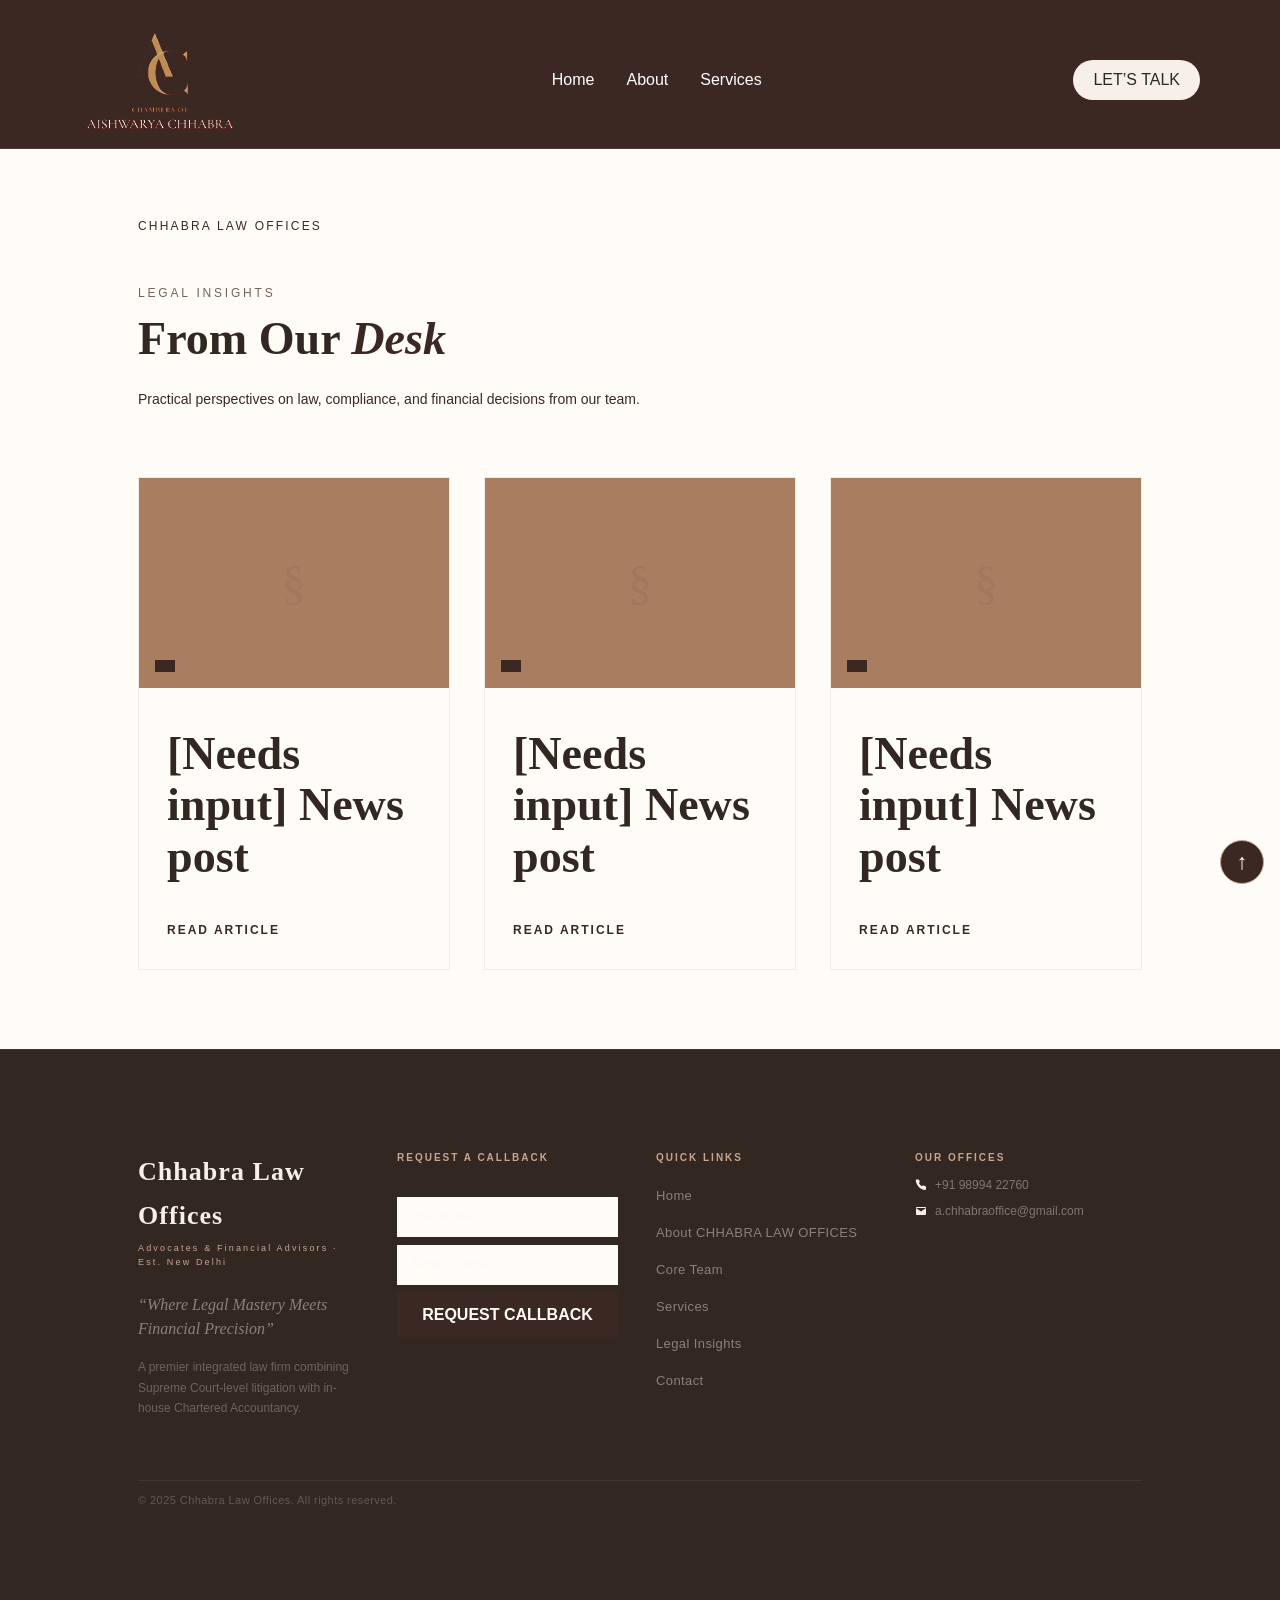
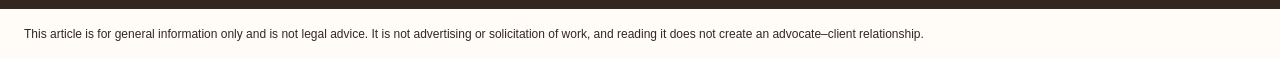
<file: blog/index.html>
<!DOCTYPE html><html lang="en" class="jost_3e36cb27-module__GOVEQa__variable cormorant_garamond_97c65d7c-module__KWVokq__variable h-full"><head>
<script data-sclf-anim>document.documentElement.classList.add("sclf-anim-init");setTimeout(function(){document.documentElement.classList.remove("sclf-anim-init")},2500);</script><meta charset="utf-8">
<meta http-equiv="Content-Security-Policy" content="default-src &#39;self&#39; data: blob:; script-src &#39;self&#39; &#39;unsafe-inline&#39; &#39;unsafe-eval&#39;; style-src &#39;self&#39; &#39;unsafe-inline&#39;; img-src &#39;self&#39; data: blob:; font-src &#39;self&#39; data:; media-src &#39;self&#39; data: blob:; connect-src &#39;self&#39;; frame-src &#39;self&#39;; worker-src &#39;self&#39; blob:; form-action &#39;self&#39;">


<meta name="viewport" content="width=device-width, initial-scale=1, viewport-fit=cover"><link rel="stylesheet" href="../assets/site/_next/static/chunks/3c9st355b9h98.__q189041d8.css" data-precedence="next"><link rel="preload" as="script" fetchpriority="low" href="../assets/site/_next/static/chunks/0iq1i69206cyl.__q189041d8.js"><title>Chhabra Law Offices</title><meta name="description" content="Personal counsel, carefully argued."><link rel="icon" href="../assets/chhabra/chambers-logo.jpg"><link rel="preload" href="../assets/site/_next/static/chunks/33ex3e_4hazko.__q189041d8.css" as="style"><link rel="stylesheet" href="../brand/brand.css">
<style data-sclf-ua-colours>:where(button,input,select,textarea){color:var(--sar-color-auto-000000, #322721)}:where(input,select,textarea){background-color:var(--sar-color-auto-ffffff, #f7f0e8)}</style><style data-sclf-logo-fit>img[data-sclf-logo]{object-fit:contain!important;max-height:100%!important}</style><style data-sclf-design>
[data-sclf-d="efq0qmr-7"] { translate: -106.93px -79.98px !important; }
[data-sclf-d="efq0qmr-8"] { z-index: 3 !important; translate: 16.84px 0.34px !important; }
[data-sclf-d="ek4dj05-0"] { isolation: isolate !important; }
[data-sclf-d="ek4dj05-4"] { height: 150px !important; box-sizing: border-box !important; max-height: none !important; min-height: 0 !important; translate: -16px -22px !important; }
[data-sclf-d="ek4dj05-5"] { width: 1061.73px !important; flex-grow: 0 !important; max-width: none !important; min-width: 0 !important; box-sizing: border-box !important; flex-basis: auto !important; translate: 41.28px 0px !important; flex-shrink: 0 !important; }
[data-sclf-d="ek4dj05-6"] { translate: -301.55px 4.08px !important; }
[data-sclf-d="ek4dj05-7"] { translate: 14.83px 0px !important; }
[data-sclf-d="e13vwoh2-8"] { width: 16px !important; height: 860.79px !important; flex-grow: 0 !important; max-width: none !important; min-width: 0 !important; box-sizing: border-box !important; flex-basis: auto !important; max-height: none !important; min-height: 0 !important; translate: -12.94px 0px !important; flex-shrink: 0 !important; }
[data-sclf-d="e13vwoh2-9"] { width: 328.13px !important; height: 729.35px !important; flex-grow: 0 !important; max-width: none !important; min-width: 0 !important; box-sizing: border-box !important; flex-basis: auto !important; max-height: none !important; min-height: 0 !important; text-align: left !important; translate: 1.88px 0px !important; flex-shrink: 0 !important; }
[data-sclf-d="e19ytq50-0"] { height: 2506.85px !important; box-sizing: border-box !important; max-height: none !important; min-height: 0 !important; translate: 0px 0px !important; }
[data-sclf-d="e1ubn6l2-4"] { translate: 7.5px -35.69px !important; }
[data-sclf-d="e1ubn6l2-6"] { height: 161.41px !important; font-size: 17px !important; box-sizing: border-box !important; max-height: none !important; min-height: 0 !important; text-align: left !important; translate: -20.94px 60px !important; font-weight: 700 !important; }
:where([data-sclf-d="e1yey8uv-5"]) { aspect-ratio: 267 / 150; height: auto; }
[data-sclf-d="e1yey8uv-5"] { object-fit: cover !important; translate: 27.99px 0px !important; }
[data-sclf-d="e1yey8uv-6"] { translate: -481.52px 49.5px !important; }
[data-sclf-d="efq0qmr-10"] { width: 233.5px !important; height: auto !important; flex-grow: 0 !important; font-size: 13px !important; max-width: none !important; min-width: 0 !important; text-wrap: wrap !important; align-self: flex-start !important; box-sizing: border-box !important; flex-basis: auto !important; max-height: none !important; min-height: 0 !important; translate: -13.13px 0px !important; flex-shrink: 0 !important; }
[data-sclf-d="ek4dj05-22"] { translate: -35px -2.52px !important; }
[data-sclf-d="ek4dj05-23"] { text-align: center !important; translate: -44.11px -1.06px !important; }
[data-sclf-d="ek4dj05-24"] { translate: 3.89px 2.9px !important; }
[data-sclf-d="ek4dj05-25"] { isolation: isolate !important; }
[data-sclf-d="ek4dj05-26"] { translate: 64.61px 43.98px !important; }
[data-sclf-d="ek4dj05-31"] { translate: 9.72px 0px !important; }
[data-sclf-d="e13vwoh2-16"] { font-size: 13px !important; }
[data-sclf-d="e13vwoh2-18"] { translate: -5.32px 2.99px !important; }
[data-sclf-d="e13vwoh2-19"] { translate: -13.65px -36.8px !important; }
[data-sclf-d="e13vwoh2-20"] { translate: -2.44px 313.55px !important; }
[data-sclf-d="e13vwoh2-23"] { height: 723.61px !important; box-sizing: border-box !important; isolation: isolate !important; max-height: none !important; min-height: 0 !important; text-align: left !important; translate: 0px 0px !important; }
[data-sclf-d="e13vwoh2-28"] { font-size: 14px !important; }
[data-sclf-d="e13vwoh2-30"] { color: #ffffff !important; height: 41.34px !important; box-sizing: border-box !important; max-height: none !important; min-height: 0 !important; translate: -1.55px 4.19px !important; }
[data-sclf-d="e13vwoh2-32"] { translate: -15.21px -257.96px !important; }
[data-sclf-d="e13vwoh2-33"] { text-align: left !important; }
[data-sclf-d="e13vwoh2-40"] { width: 315.11px !important; height: auto !important; flex-grow: 0 !important; font-size: 14px !important; max-width: none !important; min-width: 0 !important; text-wrap: wrap !important; align-self: flex-start !important; box-sizing: border-box !important; flex-basis: auto !important; max-height: none !important; min-height: 0 !important; translate: -12.72px 0px !important; flex-shrink: 0 !important; }
[data-sclf-d="e13vwoh2-42"] { color: #ffffff !important; }
[data-sclf-d="e13vwoh2-44"] { translate: -17.47px 21.99px !important; }
[data-sclf-d="e1ubn6l2-17"] { color: #ffffff !important; translate: 0px 58.03px !important; }
[data-sclf-d="efq0qmr-n3k78r"] { width: 537.37px !important; height: 434px !important; flex-grow: 0 !important; max-width: none !important; min-width: 0 !important; box-sizing: border-box !important; flex-basis: auto !important; max-height: none !important; min-height: 0 !important; translate: 635.61px 39.01px !important; flex-shrink: 0 !important; position: absolute !important; left: 5% !important; top: 10% !important; margin: 0 !important; z-index: 2 !important; }
[data-sclf-layout-section]:has([data-sclf-d="efq0qmr-n3k78r"]) { position: relative; }
[data-sclf-d="efq0qmr-n7brzf"] { width: 553px !important; height: 446px !important; flex-grow: 0 !important; max-width: none !important; min-width: 0 !important; box-sizing: border-box !important; flex-basis: auto !important; max-height: none !important; min-height: 0 !important; translate: -147.92px -88.07px !important; flex-shrink: 0 !important; position: absolute !important; left: 62.97% !important; top: 48.42% !important; margin: 0 !important; z-index: 2 !important; }
[data-sclf-layout-section]:has([data-sclf-d="efq0qmr-n7brzf"]) { position: relative; }
[data-sclf-d="efq0qmr-nwefvf"] { translate: -85.1px 164.11px !important; }
[data-sclf-d="ek4dj05-cgibm2"] { z-index: 1 !important; position: relative !important; translate: 484.35px -629.88px !important; }
[data-sclf-d="ek4dj05-n375ty"] { position: absolute !important; left: 84.89% !important; top: 64.58% !important; margin: 0 !important; width: 15.11% !important; z-index: 2 !important; }
[data-sclf-layout-section]:has([data-sclf-d="ek4dj05-n375ty"]) { position: relative; }
[data-sclf-d="ek4dj05-n5znfk"] { width: 378.98px !important; height: 601.88px !important; z-index: 51 !important; flex-grow: 0 !important; max-width: none !important; min-width: 0 !important; box-sizing: border-box !important; flex-basis: auto !important; max-height: none !important; min-height: 0 !important; translate: -196.44px -263.46px !important; flex-shrink: 0 !important; position: absolute !important; left: 85.29% !important; top: 63.68% !important; margin: 0 !important; }
[data-sclf-layout-section]:has([data-sclf-d="ek4dj05-n5znfk"]) { position: relative; }
[data-sclf-d="ek4dj05-nphr4b"] { width: 203px !important; height: 81px !important; z-index: 51 !important; flex-grow: 0 !important; max-width: none !important; min-width: 0 !important; box-sizing: border-box !important; flex-basis: auto !important; max-height: none !important; min-height: 0 !important; translate: -112.7px -53.05px !important; flex-shrink: 0 !important; position: absolute !important; left: 10.98% !important; top: 6.89% !important; margin: 0 !important; }
[data-sclf-layout-section]:has([data-sclf-d="ek4dj05-nphr4b"]) { position: relative; }
[data-sclf-d="ek4dj05-nw28eu"] { translate: -5.31px -1.41px !important; position: absolute !important; left: 3% !important; top: 3% !important; margin: 0 !important; width: 15% !important; z-index: 2 !important; }
[data-sclf-layout-section]:has([data-sclf-d="ek4dj05-nw28eu"]) { position: relative; }
[data-sclf-d="e13vwoh2-cejnd8"] { z-index: 1 !important; translate: -334.77px -228.16px !important; }
[data-sclf-d="e13vwoh2-n6nnwx"] { translate: -214.84px 149.16px !important; position: absolute !important; left: 34.77% !important; top: 53.81% !important; margin: 0 !important; width: 40% !important; z-index: 2 !important; }
[data-sclf-layout-section]:has([data-sclf-d="e13vwoh2-n6nnwx"]) { position: relative; }
[data-sclf-d="e13vwoh2-n9zyus"] { position: absolute !important; left: 21.54% !important; top: 67.98% !important; margin: 0 !important; width: 40% !important; z-index: 2 !important; }
[data-sclf-layout-section]:has([data-sclf-d="e13vwoh2-n9zyus"]) { position: relative; }
[data-sclf-d="e13vwoh2-na5wgm"] { position: absolute !important; left: 28.75% !important; top: 81.15% !important; margin: 0 !important; width: 40% !important; z-index: 2 !important; }
[data-sclf-layout-section]:has([data-sclf-d="e13vwoh2-na5wgm"]) { position: relative; }
[data-sclf-d="e13vwoh2-nb4wtv"] { color: #ffffff !important; width: 301.15px !important; height: auto !important; flex-grow: 0 !important; font-size: 12px !important; max-width: none !important; min-width: 0 !important; text-wrap: wrap !important; align-self: flex-start !important; box-sizing: border-box !important; flex-basis: auto !important; max-height: none !important; min-height: 0 !important; translate: -86.85px -50.45px !important; flex-shrink: 0 !important; position: absolute !important; left: 19.26% !important; top: 72.32% !important; margin: 0 !important; z-index: 2 !important; }
[data-sclf-layout-section]:has([data-sclf-d="e13vwoh2-nb4wtv"]) { position: relative; }
[data-sclf-d="e13vwoh2-ndjvz9"] { position: absolute !important; left: 21.27% !important; top: 74.49% !important; margin: 0 !important; width: 40% !important; z-index: 2 !important; }
[data-sclf-layout-section]:has([data-sclf-d="e13vwoh2-ndjvz9"]) { position: relative; }
[data-sclf-d="e13vwoh2-neav2e"] { color: var(--sar-color-background) !important; width: 295.53px !important; height: auto !important; flex-grow: 0 !important; font-size: 12px !important; max-width: none !important; min-width: 0 !important; text-wrap: wrap !important; align-self: flex-start !important; box-sizing: border-box !important; flex-basis: auto !important; max-height: none !important; min-height: 0 !important; translate: -80.15px -26.97px !important; flex-shrink: 0 !important; position: absolute !important; left: 18.73% !important; top: 55.51% !important; margin: 0 !important; z-index: 2 !important; }
[data-sclf-layout-section]:has([data-sclf-d="e13vwoh2-neav2e"]) { position: relative; }
[data-sclf-d="e13vwoh2-ng2gi8"] { color: #ffffff !important; width: 276.4px !important; height: auto !important; flex-grow: 0 !important; font-size: 12px !important; max-width: none !important; min-width: 0 !important; text-wrap: wrap !important; align-self: flex-start !important; box-sizing: border-box !important; flex-basis: auto !important; max-height: none !important; min-height: 0 !important; translate: -113.88px -45.49px !important; flex-shrink: 0 !important; position: absolute !important; left: 21.4% !important; top: 75.78% !important; margin: 0 !important; z-index: 2 !important; }
[data-sclf-layout-section]:has([data-sclf-d="e13vwoh2-ng2gi8"]) { position: relative; }
[data-sclf-d="e13vwoh2-ngtbnb"] { translate: -70.76px 131.51px !important; position: absolute !important; left: 17.66% !important; top: 63.44% !important; margin: 0 !important; width: 40% !important; z-index: 2 !important; }
[data-sclf-layout-section]:has([data-sclf-d="e13vwoh2-ngtbnb"]) { position: relative; }
[data-sclf-d="e13vwoh2-njadch"] { color: #ffffff !important; width: 298.64px !important; height: auto !important; flex-grow: 0 !important; font-size: 12px !important; max-width: none !important; min-width: 0 !important; text-wrap: wrap !important; align-self: flex-start !important; box-sizing: border-box !important; flex-basis: auto !important; max-height: none !important; min-height: 0 !important; translate: -81.8px -49.46px !important; flex-shrink: 0 !important; position: absolute !important; left: 18.86% !important; top: 64.88% !important; margin: 0 !important; z-index: 2 !important; }
[data-sclf-layout-section]:has([data-sclf-d="e13vwoh2-njadch"]) { position: relative; }
[data-sclf-d="e13vwoh2-nkits5"] { color: var(--sar-color-background) !important; width: 299px !important; height: auto !important; flex-grow: 0 !important; font-size: 12px !important; max-width: none !important; min-width: 0 !important; text-wrap: wrap !important; align-self: flex-start !important; box-sizing: border-box !important; flex-basis: auto !important; max-height: none !important; min-height: 0 !important; translate: -43.01px -57.33px !important; flex-shrink: 0 !important; position: absolute !important; left: 15.79% !important; top: 61.99% !important; margin: 0 !important; z-index: 2 !important; }
[data-sclf-layout-section]:has([data-sclf-d="e13vwoh2-nkits5"]) { position: relative; }
[data-sclf-d="e13vwoh2-nndxec"] { position: absolute !important; left: 27.42% !important; top: 80.9% !important; margin: 0 !important; width: 40% !important; z-index: 2 !important; }
[data-sclf-layout-section]:has([data-sclf-d="e13vwoh2-nndxec"]) { position: relative; }
[data-sclf-d="e13vwoh2-nxxbfq"] { color: #ffffff !important; width: 312.4px !important; height: auto !important; flex-grow: 0 !important; font-size: 12px !important; max-width: none !important; min-width: 0 !important; text-wrap: wrap !important; align-self: flex-start !important; box-sizing: border-box !important; flex-basis: auto !important; max-height: none !important; min-height: 0 !important; translate: -54.75px -79.53px !important; flex-shrink: 0 !important; position: absolute !important; left: 16.72% !important; top: 70.93% !important; margin: 0 !important; z-index: 2 !important; }
[data-sclf-layout-section]:has([data-sclf-d="e13vwoh2-nxxbfq"]) { position: relative; }
[data-sclf-d="e1ubn6l2-n3yfd6"] { translate: -129.66px -46.91px !important; position: absolute !important; left: 73.8% !important; top: 72.98% !important; margin: 0 !important; width: 26.2% !important; z-index: 2 !important; }
[data-sclf-layout-section]:has([data-sclf-d="e1ubn6l2-n3yfd6"]) { position: relative; }
[data-sclf-d="e1ubn6l2-nkypga"] { color: rgb(128, 46, 55) !important; width: 595.62px !important; height: auto !important; flex-grow: 0 !important; font-size: 17px !important; max-width: none !important; min-width: 0 !important; text-wrap: wrap !important; align-self: flex-start !important; box-sizing: border-box !important; flex-basis: auto !important; max-height: none !important; min-height: 0 !important; text-align: left !important; translate: -750.49px -106.07px !important; flex-shrink: 0 !important; font-weight: 700 !important; position: absolute !important; left: 91.98% !important; top: 49.33% !important; margin: 0 !important; z-index: 2 !important; }
[data-sclf-layout-section]:has([data-sclf-d="e1ubn6l2-nkypga"]) { position: relative; }
[data-sclf-d="e1ubn6l2-ntbbsn"] { color: var(--sar-color-accent) !important; width: 582.2px !important; height: auto !important; flex-grow: 0 !important; max-width: none !important; min-width: 0 !important; text-wrap: wrap !important; align-self: flex-start !important; box-sizing: border-box !important; flex-basis: auto !important; max-height: none !important; min-height: 0 !important; translate: -693.75px -262.21px !important; flex-shrink: 0 !important; font-weight: 700 !important; position: absolute !important; left: 91.98% !important; top: 79.18% !important; margin: 0 !important; z-index: 2 !important; }
[data-sclf-layout-section]:has([data-sclf-d="e1ubn6l2-ntbbsn"]) { position: relative; }
[data-sclf-d="e1yey8uv-n9i4nn"] { translate: -219.29px -314.32px !important; position: absolute !important; left: 28.62% !important; top: 27.2% !important; margin: 0 !important; width: 40% !important; z-index: 2 !important; }
[data-sclf-layout-section]:has([data-sclf-d="e1yey8uv-n9i4nn"]) { position: relative; }
@media (max-width: 1024px) {
[data-sclf-d="ek4dj05-cgibm2"] { z-index: 1 !important; }
[data-sclf-d="ek4dj05-n5znfk"] { z-index: 51 !important; }
[data-sclf-d="ek4dj05-nphr4b"] { z-index: 51 !important; }
[data-sclf-d="e13vwoh2-cejnd8"] { z-index: 1 !important; }
}
@media (max-width: 640px) {
[data-sclf-d="efq0qmr-n3k78r"] { position: relative !important; left: auto !important; top: auto !important; width: auto !important; max-width: 100% !important; }
[data-sclf-d="efq0qmr-n7brzf"] { position: relative !important; left: auto !important; top: auto !important; width: auto !important; max-width: 100% !important; }
[data-sclf-d="ek4dj05-cgibm2"] { z-index: 1 !important; }
[data-sclf-d="ek4dj05-n375ty"] { position: relative !important; left: auto !important; top: auto !important; width: auto !important; max-width: 100% !important; }
[data-sclf-d="ek4dj05-n5znfk"] { position: relative !important; left: auto !important; top: auto !important; width: auto !important; max-width: 100% !important; }
[data-sclf-d="ek4dj05-n5znfk"] { z-index: 51 !important; }
[data-sclf-d="ek4dj05-nphr4b"] { position: relative !important; left: auto !important; top: auto !important; width: auto !important; max-width: 100% !important; }
[data-sclf-d="ek4dj05-nphr4b"] { z-index: 51 !important; }
[data-sclf-d="ek4dj05-nw28eu"] { position: relative !important; left: auto !important; top: auto !important; width: auto !important; max-width: 100% !important; }
[data-sclf-d="e13vwoh2-cejnd8"] { z-index: 1 !important; }
[data-sclf-d="e13vwoh2-n6nnwx"] { position: relative !important; left: auto !important; top: auto !important; width: auto !important; max-width: 100% !important; }
[data-sclf-d="e13vwoh2-n9zyus"] { position: relative !important; left: auto !important; top: auto !important; width: auto !important; max-width: 100% !important; }
[data-sclf-d="e13vwoh2-na5wgm"] { position: relative !important; left: auto !important; top: auto !important; width: auto !important; max-width: 100% !important; }
[data-sclf-d="e13vwoh2-nb4wtv"] { position: relative !important; left: auto !important; top: auto !important; width: auto !important; max-width: 100% !important; }
[data-sclf-d="e13vwoh2-ndjvz9"] { position: relative !important; left: auto !important; top: auto !important; width: auto !important; max-width: 100% !important; }
[data-sclf-d="e13vwoh2-neav2e"] { position: relative !important; left: auto !important; top: auto !important; width: auto !important; max-width: 100% !important; }
[data-sclf-d="e13vwoh2-ng2gi8"] { position: relative !important; left: auto !important; top: auto !important; width: auto !important; max-width: 100% !important; }
[data-sclf-d="e13vwoh2-ngtbnb"] { position: relative !important; left: auto !important; top: auto !important; width: auto !important; max-width: 100% !important; }
[data-sclf-d="e13vwoh2-njadch"] { position: relative !important; left: auto !important; top: auto !important; width: auto !important; max-width: 100% !important; }
[data-sclf-d="e13vwoh2-nkits5"] { position: relative !important; left: auto !important; top: auto !important; width: auto !important; max-width: 100% !important; }
[data-sclf-d="e13vwoh2-nndxec"] { position: relative !important; left: auto !important; top: auto !important; width: auto !important; max-width: 100% !important; }
[data-sclf-d="e13vwoh2-nxxbfq"] { position: relative !important; left: auto !important; top: auto !important; width: auto !important; max-width: 100% !important; }
[data-sclf-d="e1ubn6l2-n3yfd6"] { position: relative !important; left: auto !important; top: auto !important; width: auto !important; max-width: 100% !important; }
[data-sclf-d="e1ubn6l2-nkypga"] { position: relative !important; left: auto !important; top: auto !important; width: auto !important; max-width: 100% !important; }
[data-sclf-d="e1ubn6l2-ntbbsn"] { position: relative !important; left: auto !important; top: auto !important; width: auto !important; max-width: 100% !important; }
[data-sclf-d="e1yey8uv-n9i4nn"] { position: relative !important; left: auto !important; top: auto !important; width: auto !important; max-width: 100% !important; }
}
html.sclf-anim-init [data-sclf-d="e1ubn6l2-6"], html.sclf-anim-init [data-sclf-d="ek4dj05-n5znfk"], html.sclf-anim-init [data-sclf-d="e1ubn6l2-nkypga"], html.sclf-anim-init [data-sclf-d="e1ubn6l2-ntbbsn"] { visibility: hidden; }
</style>
<style data-sclf-navigation-style>[data-sclf-navigation],.sclf-navigation-links{display:flex!important;flex-wrap:wrap!important;align-items:center!important;justify-content:var(--sclf-nav-align,flex-start)!important;gap:var(--sclf-nav-gap,8px)!important;visibility:visible!important;opacity:1!important;height:auto!important;max-height:none!important;overflow:visible!important;pointer-events:auto!important;min-width:0;max-width:100%!important;box-sizing:border-box;list-style:none;margin:0;padding:0}
[data-sclf-navigation]{font-size:var(--sclf-nav-font,16px)!important}
[data-sclf-navigation]>.sclf-navigation-item{display:block!important;margin:0!important;padding:0!important;list-style:none!important}
[data-sclf-navigation] .sclf-navigation-link{display:inline-flex!important;align-items:center;min-height:40px;padding:8px 12px!important;white-space:nowrap;color:inherit!important;font:inherit!important;text-decoration:none!important;pointer-events:auto!important;cursor:pointer!important}
[data-sclf-navigation] .sclf-navigation-link:hover,[data-sclf-navigation] .sclf-navigation-link:focus-visible{text-decoration:underline!important;text-underline-offset:4px}
[data-sclf-layout-section]{scroll-margin-top:96px}
[data-sclf-navigation-anchor]{position:relative}
@media(prefers-reduced-motion:no-preference){html{scroll-behavior:smooth}}</style>
</head><body id="page-top" class="min-h-full flex flex-col bg-white"><div hidden=""></div><div class="min-h-screen bg-[#f8f3eb] text-[#1a1a1a]"><header class="sticky top-0 z-50 border-b border-white/10 bg-[#6b1f2a]" data-sar-section="blog/s01-navigation" data-sar-type="navigation" data-sclf-layout-section="s01-navigation" id="sclf-section-2chs"><div class="mx-auto flex w-full max-w-[1570px] items-center justify-between px-5 py-4 sm:px-8 md:px-12 lg:px-20"><a class="inline-flex items-center" href="../index.html"><span class="header-logo"><img src="../assets/chhabra/chambers-logo.jpg" alt="Chambers of Aishwarya Chhabra" width="1178" height="1100"></span></a><nav class="inner-page-nav items-center gap-5 md:flex" data-sclf-navigation="" style=";--sclf-nav-gap:8px;--sclf-nav-font:16px;--sclf-nav-align:center;color:#ffffff!important;" id="site-navigation"><a class="sclf-navigation-link" data-sclf-navigation-item="slot-1" href="../index.html">Home</a><a class="sclf-navigation-link" data-sclf-navigation-item="slot-2" href="../index.html#team">About</a><a class="sclf-navigation-link" data-sclf-navigation-item="slot-3" href="../index.html#services">Services</a><a class="mobile-nav-appointment rounded-full bg-[#f9f5ea] px-5 py-2.5 font-jost text-sm font-normal uppercase tracking-[-0.54px] text-[#1a1a1a] transition-all duration-200 hover:bg-white" href="../index.html#contact">LET’S TALK</a></nav><button type="button" class="mobile-nav-toggle" aria-controls="site-navigation" aria-expanded="false" aria-label="Open navigation" hidden>Menu</button><a class="desktop-nav-appointment rounded-full bg-[#f9f5ea] px-5 py-2.5 font-jost text-sm font-normal uppercase tracking-[-0.54px] text-[#1a1a1a] transition-all duration-200 hover:bg-white" href="../index.html#contact">LET’S TALK</a></div></header>
<div class="w-full" data-sar-section="blog/s02-hero" data-sar-type="hero" data-sclf-layout-section="s02-hero" id="sclf-section-t9kah1"><main class="min-h-screen bg-[#f8f3eb] px-5 py-16 sm:px-8 md:px-16 lg:px-[138px]"><div class="mx-auto flex w-full max-w-[1280px] flex-col gap-12 md:gap-16"><header class="max-w-[720px]"><a class="font-jost text-xs uppercase tracking-[2.2px] text-[#6b1f2a] transition-colors hover:text-[#b8935a]" href="../index.html">Chhabra Law Offices</a><p class="mt-12 font-jost text-xs tracking-[2.8px] text-[#b8935a]">LEGAL INSIGHTS</p><h1 class="mt-3 font-cormorant text-[48px] font-semibold leading-tight text-[#1a1a1a] md:text-[70px]">From Our <span class="italic text-[#6b1f2a]">Desk</span></h1><p class="mt-5 max-w-[620px] font-jost text-sm font-light leading-7 text-[#777]">Practical perspectives on law, compliance, and financial decisions from our team.</p></header><div class="grid grid-cols-1 gap-6 sm:grid-cols-2 lg:grid-cols-3 md:gap-[34px]"><article class="group overflow-hidden border border-black/[0.07] bg-white transition-shadow duration-300 hover:shadow-xl"><a class="block" href="../blog/the-security-cheque-trap/index.html"><div class="relative h-[210px] overflow-hidden"><img alt="" loading="lazy" decoding="async" data-nimg="fill" class="blog-img-zoom object-cover" style="position:absolute;height:100%;width:100%;left:0;top:0;right:0;bottom:0;color:transparent" sizes="100vw" src="data:image/svg+xml,%3Csvg%20xmlns%3D%22http%3A%2F%2Fwww.w3.org%2F2000%2Fsvg%22%20viewBox%3D%220%200%2016%209%22%3E%3Crect%20width%3D%2216%22%20height%3D%229%22%20fill%3D%22%23a97d60%22%2F%3E%3C%2Fsvg%3E"><span class="absolute left-1/2 top-1/2 -translate-x-1/2 -translate-y-1/2 font-cormorant text-[48px] font-light text-[rgba(184,147,90,0.2)]">§</span><span class="absolute bottom-4 left-4 bg-[#6b1f2a] px-2.5 py-1.5 font-jost text-xs font-semibold uppercase tracking-[2.2px] text-white"></span></div><div class="p-6 md:p-7"><p class="font-jost text-xs font-semibold uppercase tracking-[2.2px] text-[#aaa]"></p><h2 class="mt-3 font-cormorant text-xl font-semibold leading-[26px] text-[#1a1a1a] transition-colors duration-200 group-hover:text-[#6b1f2a]">[Needs input] News post</h2><p class="mt-4 font-jost text-[13px] font-light leading-[22.75px] text-[#777]"></p><span class="mt-6 inline-block font-jost text-xs font-semibold uppercase tracking-[2px] text-[#b8935a]">Read article</span></div></a></article><article class="group overflow-hidden border border-black/[0.07] bg-white transition-shadow duration-300 hover:shadow-xl"><a class="block" href="../blog/the-stop-payment-myth/index.html"><div class="relative h-[210px] overflow-hidden"><img alt="" loading="lazy" decoding="async" data-nimg="fill" class="blog-img-zoom object-cover" style="position:absolute;height:100%;width:100%;left:0;top:0;right:0;bottom:0;color:transparent" sizes="100vw" src="data:image/svg+xml,%3Csvg%20xmlns%3D%22http%3A%2F%2Fwww.w3.org%2F2000%2Fsvg%22%20viewBox%3D%220%200%2016%209%22%3E%3Crect%20width%3D%2216%22%20height%3D%229%22%20fill%3D%22%23a97d60%22%2F%3E%3C%2Fsvg%3E"><span class="absolute left-1/2 top-1/2 -translate-x-1/2 -translate-y-1/2 font-cormorant text-[48px] font-light text-[rgba(184,147,90,0.2)]">§</span><span class="absolute bottom-4 left-4 bg-[#6b1f2a] px-2.5 py-1.5 font-jost text-xs font-semibold uppercase tracking-[2.2px] text-white"></span></div><div class="p-6 md:p-7"><p class="font-jost text-xs font-semibold uppercase tracking-[2.2px] text-[#aaa]"></p><h2 class="mt-3 font-cormorant text-xl font-semibold leading-[26px] text-[#1a1a1a] transition-colors duration-200 group-hover:text-[#6b1f2a]">[Needs input] News post</h2><p class="mt-4 font-jost text-[13px] font-light leading-[22.75px] text-[#777]"></p><span class="mt-6 inline-block font-jost text-xs font-semibold uppercase tracking-[2px] text-[#b8935a]">Read article</span></div></a></article><article class="group overflow-hidden border border-black/[0.07] bg-white transition-shadow duration-300 hover:shadow-xl"><a class="block" href="../blog/the-jurisdiction-carousel/index.html"><div class="relative h-[210px] overflow-hidden"><img alt="" loading="lazy" decoding="async" data-nimg="fill" class="blog-img-zoom object-cover" style="position:absolute;height:100%;width:100%;left:0;top:0;right:0;bottom:0;color:transparent" sizes="100vw" src="data:image/svg+xml,%3Csvg%20xmlns%3D%22http%3A%2F%2Fwww.w3.org%2F2000%2Fsvg%22%20viewBox%3D%220%200%2016%209%22%3E%3Crect%20width%3D%2216%22%20height%3D%229%22%20fill%3D%22%23a97d60%22%2F%3E%3C%2Fsvg%3E"><span class="absolute left-1/2 top-1/2 -translate-x-1/2 -translate-y-1/2 font-cormorant text-[48px] font-light text-[rgba(184,147,90,0.2)]">§</span><span class="absolute bottom-4 left-4 bg-[#6b1f2a] px-2.5 py-1.5 font-jost text-xs font-semibold uppercase tracking-[2.2px] text-white"></span></div><div class="p-6 md:p-7"><p class="font-jost text-xs font-semibold uppercase tracking-[2.2px] text-[#aaa]"></p><h2 class="mt-3 font-cormorant text-xl font-semibold leading-[26px] text-[#1a1a1a] transition-colors duration-200 group-hover:text-[#6b1f2a]">[Needs input] News post</h2><p class="mt-4 font-jost text-[13px] font-light leading-[22.75px] text-[#777]"></p><span class="mt-6 inline-block font-jost text-xs font-semibold uppercase tracking-[2px] text-[#b8935a]">Read article</span></div></a></article></div></div></main></div>
<footer class="relative flex w-full flex-col border-t border-white/[0.06] bg-[#111] px-5 sm:px-8 md:px-16 lg:px-[138px] py-14 md:py-[100px] mx-auto overflow-hidden" data-sar-section="blog/s03-footer" data-sar-type="footer" data-sclf-layout-section="s03-footer" id="sclf-section-1w50sn"><div class="flex w-full flex-col gap-10 md:gap-[61px]"><div class="grid grid-cols-1 sm:grid-cols-2 lg:grid-cols-4 gap-10 md:gap-8"><div data-reveal="true" class="sm:col-span-2 lg:col-span-1 max-w-[318px]" style="translate: none; rotate: none; scale: none; transform: translate(0px, 0px); opacity: 1;"><p class="font-cormorant text-[22px] md:text-[26px] font-semibold leading-[44.2px] tracking-[1.04px] text-white">Chhabra Law Offices</p><p class="mt-1 font-jost text-[9px] tracking-[2.16px] text-[#b8935a]">Advocates &amp; Financial Advisors · Est. New Delhi</p><p class="mt-6 font-cormorant text-base italic leading-6 text-white/45">“Where Legal Mastery Meets Financial Precision”</p><p class="mt-4 font-jost text-xs font-light leading-[20.4px] text-white/30">A premier integrated law firm combining Supreme Court-level litigation with in-house Chartered Accountancy.</p></div><div data-reveal="true" class="w-full lg:w-[221px]" style="translate: none; rotate: none; scale: none; transform: translate(0px, 0px); opacity: 1;"><p class="font-jost text-[10px] font-semibold uppercase tracking-[2px] text-[#b8935a]">Request a Callback</p><input type="text" placeholder="Your Name" class="input-gold mt-6 md:mt-8 block h-10 w-full border border-white/10 bg-white/[0.05] px-3.5 font-jost text-xs text-white placeholder:text-white/25"><input type="tel" placeholder="Mobile Number" class="input-gold mt-2 block h-10 w-full border border-white/10 bg-white/[0.05] px-3.5 font-jost text-xs text-white placeholder:text-white/25"><button type="button" class="callback-button">Request Callback</button></div><div data-reveal="true" style="translate: none; rotate: none; scale: none; transform: translate(0px, 0px); opacity: 1;"><p class="font-jost text-[10px] font-semibold uppercase tracking-[2px] text-[#b8935a]">Quick Links</p><ul class="mt-5 space-y-[15px] font-jost text-[13px] font-light leading-[22.1px] tracking-[0.39px] text-white/45"><li><a class="transition-colors duration-200 hover:text-white/70" href="#">Home</a></li><li><a class="transition-colors duration-200 hover:text-white/70" href="#about-us">About CHHABRA LAW OFFICES</a></li><li><a class="transition-colors duration-200 hover:text-white/70" href="#team">Core Team</a></li><li><a class="transition-colors duration-200 hover:text-white/70" href="#services">Services</a></li><li><a class="transition-colors duration-200 hover:text-white/70" href="#blogs">Legal Insights</a></li><li><a class="transition-colors duration-200 hover:text-white/70" href="#contact">Contact</a></li></ul></div><div data-reveal="true" style="translate: none; rotate: none; scale: none; transform: translate(0px, 0px); opacity: 1;"><p class="font-jost text-[10px] font-semibold uppercase tracking-[2px] text-[#b8935a]">Our Offices</p><div class="footer-office-links"><div class="mt-2 flex items-center gap-2"><img alt="" loading="lazy" width="12" height="12" decoding="async" data-nimg="1" style="color:transparent" src="../assets/site/images/footer-phone.__q189041d8.svg"><a href="tel:+919899422760" class="font-jost text-xs font-light text-white/40 transition-colors hover:text-white/60">+91 98994 22760</a></div><div class="mt-2 flex items-center gap-2"><img alt="" loading="lazy" width="12" height="12" decoding="async" data-nimg="1" style="color:transparent" src="../assets/site/images/footer-email.__q189041d8.svg"><a href="mailto:a.chhabraoffice@gmail.com" class="font-jost text-xs font-light text-white/40 break-all transition-colors hover:text-white/60">a.chhabraoffice@gmail.com</a></div></div></div></div><div data-reveal="true" class="border-t border-white/[0.07] pt-2.5" style="translate: none; rotate: none; scale: none; transform: translate(0px, 0px); opacity: 1;"><div class="flex flex-col sm:flex-row items-start sm:items-center justify-between gap-2 font-jost text-[11px] font-light leading-[18.7px]"><p class="tracking-[0.44px] text-white/25">© 2025 Chhabra Law Offices. All rights reserved.</p><p class="text-white/20"></p></div></div></div></footer>
</div><next-route-announcer style="position: absolute;"></next-route-announcer><aside data-sclf-disclaimer style="padding:16px 24px;font-size:12px;line-height:1.5;color:var(--sar-color-auto-000000, #322721);background-color:var(--sar-color-auto-ffffff, #f7f0e8)">This article is for general information only and is not legal advice. It is not advertising or solicitation of work, and reading it does not create an advocate–client relationship.</aside><script data-sclf-anim>/* Animate.css v4.1.1 — https://animate.style/
The MIT License (MIT)

Copyright (c) 2020 Daniel Eden

Permission is hereby granted, free of charge, to any person obtaining a copy
of this software and associated documentation files (the "Software"), to deal
in the Software without restriction, including without limitation the rights
to use, copy, modify, merge, publish, distribute, sublicense, and/or sell
copies of the Software, and to permit persons to whom the Software is
furnished to do so, subject to the following conditions:

The above copyright notice and this permission notice shall be included in all
copies or substantial portions of the Software.

THE SOFTWARE IS PROVIDED "AS IS", WITHOUT WARRANTY OF ANY KIND, EXPRESS OR
IMPLIED, INCLUDING BUT NOT LIMITED TO THE WARRANTIES OF MERCHANTABILITY,
FITNESS FOR A PARTICULAR PURPOSE AND NONINFRINGEMENT. IN NO EVENT SHALL THE
AUTHORS OR COPYRIGHT HOLDERS BE LIABLE FOR ANY CLAIM, DAMAGES OR OTHER
LIABILITY, WHETHER IN AN ACTION OF CONTRACT, TORT OR OTHERWISE, ARISING FROM,
OUT OF OR IN CONNECTION WITH THE SOFTWARE OR THE USE OR OTHER DEALINGS IN THE
SOFTWARE. */
/* MIT License
Copyright (c) 2026 SCL Studio

Permission is hereby granted, free of charge, to any person obtaining a copy
of this software and associated documentation files (the "Software"), to deal
in the Software without restriction, including without limitation the rights
to use, copy, modify, merge, publish, distribute, sublicense, and/or sell
copies of the Software, and to permit persons to whom the Software is
furnished to do so, subject to the following conditions:

The above copyright notice and this permission notice shall be included in all
copies or substantial portions of the Software.

THE SOFTWARE IS PROVIDED "AS IS", WITHOUT WARRANTY OF ANY KIND, EXPRESS OR
IMPLIED, INCLUDING BUT NOT LIMITED TO THE WARRANTIES OF MERCHANTABILITY,
FITNESS FOR A PARTICULAR PURPOSE AND NONINFRINGEMENT. IN NO EVENT SHALL THE
AUTHORS OR COPYRIGHT HOLDERS BE LIABLE FOR ANY CLAIM, DAMAGES OR OTHER
LIABILITY, WHETHER IN AN ACTION OF CONTRACT, TORT OR OTHERWISE, ARISING FROM,
OUT OF OR IN CONNECTION WITH THE SOFTWARE OR THE USE OR OTHER DEALINGS IN THE
SOFTWARE. */
window.__SCLF_ANIM__={"smoothScroll":false,"elements":{"e1ubn6l2-6":{"entrance":{"preserveTransform":true,"frames":[{"opacity":0,"transform":"translateY(28px)","easing":"cubic-bezier(0.16,1,0.3,1)"},{"opacity":1,"transform":"translateY(0px)"}],"duration":1000,"delay":0,"easing":"linear","trigger":"scroll","stagger":0,"replay":false}},"ek4dj05-n5znfk":{"entrance":{"preserveTransform":true,"frames":[{"opacity":0,"transform":"translateY(28px)","easing":"cubic-bezier(0.16,1,0.3,1)"},{"opacity":1,"transform":"translateY(0px)"}],"duration":1000,"delay":0,"easing":"linear","trigger":"load","stagger":0,"replay":false}},"e1ubn6l2-nkypga":{"entrance":{"preserveTransform":true,"frames":[{"opacity":0,"transform":"translateY(28px)","easing":"cubic-bezier(0.16,1,0.3,1)"},{"opacity":1,"transform":"translateY(0px)"}],"duration":1000,"delay":0,"easing":"linear","trigger":"scroll","stagger":0,"replay":false}},"e1ubn6l2-ntbbsn":{"entrance":{"preserveTransform":true,"frames":[{"opacity":0,"transform":"translateY(28px)","easing":"cubic-bezier(0.16,1,0.3,1)"},{"opacity":1,"transform":"translateY(0px)"}],"duration":1000,"delay":0,"easing":"linear","trigger":"scroll","stagger":0,"replay":false}}}};</script>
<script data-sclf-anim>(function () {
  "use strict";
  var cfg = window.__SCLF_ANIM__ || { elements: {} };
  var root = document.documentElement;
  var done = function () { root.classList.remove("sclf-anim-init"); };
  var reduced = window.matchMedia && window.matchMedia("(prefers-reduced-motion: reduce)").matches;
  if (reduced || !Element.prototype.animate) { done(); return; }
  function $all(id) { return Array.prototype.slice.call(document.querySelectorAll('[data-sclf-d="' + id + '"]')); }
  function split(el, mode) {
    var out = [], nodes = [], w = document.createTreeWalker(el, 4), n;
    while ((n = w.nextNode())) if (n.nodeValue.trim()) nodes.push(n);
    nodes.forEach(function (node) {
      var frag = document.createDocumentFragment();
      node.nodeValue.split(/(\s+)/).forEach(function (part) {
        if (!part) return;
        if (/^\s+$/.test(part)) { frag.appendChild(document.createTextNode(part)); return; }
        var word = document.createElement("span"); word.style.display = "inline-block";
        if (mode === "chars") Array.from(part).forEach(function (ch) { var c = document.createElement("span"); c.style.display = "inline-block"; c.textContent = ch; word.appendChild(c); out.push(c); });
        else { word.textContent = part; out.push(word); }
        frag.appendChild(word);
      });
      node.parentNode.replaceChild(frag, node);
    });
    return out;
  }
  var scrubs = [], parallax = [], io = null;
  function prep(targets, a) {
    return targets.map(function (t, i) {
      var base = a.preserveTransform ? getComputedStyle(t).transform : "none";
      var frames = !base || base === "none" ? a.frames : a.frames.map(function (f) { return Object.assign({}, f, f.transform ? { transform: base + (f.transform === "none" ? "" : " " + f.transform) } : {}); });
      var anim = t.animate(frames, { duration: a.duration, delay: a.delay + i * (a.stagger || 0), easing: a.easing, fill: "both" });
      anim.pause(); anim.currentTime = 0; return anim;
    });
  }
  function watch(el, anims, a) {
    if (a.trigger === "load") { anims.forEach(function (x) { x.play(); }); return; }
    if (a.trigger === "scrub") { anims.forEach(function (x) { x.pause(); }); scrubs.push({ el: el, anims: anims, a: a }); return; }
    if (!io) io = new IntersectionObserver(function (entries) {
      entries.forEach(function (en) {
        var rec = en.target.__sclf; if (!rec) return;
        if (en.isIntersecting) rec.forEach(function (r) { if (r.played && !r.a.replay) return; r.played = true; r.anims.forEach(function (x) { x.playbackRate = 1; x.play(); }); });
        else rec.forEach(function (r) { if (r.a.replay && en.boundingClientRect.top > 0) r.anims.forEach(function (x) { x.pause(); x.currentTime = 0; }); });
      });
    }, { rootMargin: "0px 0px -12% 0px", threshold: 0.1 });
    (el.__sclf = el.__sclf || []).push({ anims: anims, a: a });
    io.observe(el);
  }
  Object.keys(cfg.elements || {}).forEach(function (id) {
    var c = cfg.elements[id];
    $all(id).forEach(function (el) {
      try {
        if (c.text) {
          var spans = split(el, c.text.split);
          watch(el, prep(spans, c.text), c.text);
        } else if (c.entrance) {
          var e = c.entrance, targets = e.svgPath ? (el.tagName.toLowerCase() === "path" ? [el] : Array.prototype.slice.call(el.querySelectorAll("path"))) : e.stagger ? Array.prototype.slice.call(el.children) : [el];
          if (e.svgPath && targets.length !== 1) return;
          if (!targets.length) targets = [el];
          watch(el, prep(targets, e), e);
        }
        if (c.loop) el.animate(c.loop.frames, { duration: c.loop.duration, delay: c.loop.delay, easing: c.loop.easing, iterations: Infinity, direction: c.loop.alternate ? "alternate" : "normal", composite: "add" });
        if (c.parallax) parallax.push({ el: el, p: c.parallax });
      } catch (err) { /* never break the page */ }
    });
  });
  done();
  var vh = window.innerHeight, ticking = false;
  function frame() {
    ticking = false; vh = window.innerHeight;
    scrubs.forEach(function (s) {
      var r = s.el.getBoundingClientRect(), start = vh * 0.85, end = vh * 0.35;
      var p = Math.min(1, Math.max(0, (start - r.top) / (start - end)));
      s.anims.forEach(function (x, i) { var total = s.a.duration + i * (s.a.stagger || 0); x.currentTime = p * (total + s.a.delay); });
    });
    parallax.forEach(function (o) {
      var r = o.el.getBoundingClientRect(), off = (r.top + r.height / 2 - vh / 2) * o.p.speed * -0.35;
      if (o.p.mode === "background") o.el.style.backgroundPositionY = "calc(50% + " + off.toFixed(1) + "px)";
      else o.el.style.translate = "0 " + off.toFixed(1) + "px";
    });
  }
  function onScroll() { if (!ticking) { ticking = true; requestAnimationFrame(frame); } }
  if (scrubs.length || parallax.length) { window.addEventListener("scroll", onScroll, { passive: true }); window.addEventListener("resize", onScroll); frame(); }
  if (cfg.smoothScroll && typeof window.Lenis === "function") {
    try { window.__sclfLenis = new window.Lenis({ autoRaf: true, anchors: true, lerp: 0.1 }); } catch (err) { /* keep native scrolling */ }
  } else if (cfg.smoothScroll && window.matchMedia("(pointer: fine)").matches) {
    var target = window.scrollY, cur = target, running = false;
    function scrollable(node) {
      for (; node && node !== document.body && node !== root; node = node.parentElement) {
        var s = getComputedStyle(node);
        if (/(auto|scroll)/.test(s.overflowY) && node.scrollHeight > node.clientHeight) return true;
      }
      return false;
    }
    function step() {
      cur += (target - cur) * 0.12;
      if (Math.abs(target - cur) < 0.5) { cur = target; running = false; }
      window.scrollTo(0, cur);
      if (running) requestAnimationFrame(step);
    }
    window.addEventListener("wheel", function (e) {
      if (e.ctrlKey || e.defaultPrevented || scrollable(e.target)) return;
      e.preventDefault();
      if (!running) { cur = window.scrollY; target = cur; }
      var max = document.documentElement.scrollHeight - vh;
      target = Math.max(0, Math.min(max, target + e.deltaY * (e.deltaMode === 1 ? 32 : 1)));
      if (!running) { running = true; requestAnimationFrame(step); }
    }, { passive: false });
    window.addEventListener("scroll", function () { if (!running) { cur = target = window.scrollY; } }, { passive: true });
  }
})();</script>
<script src="../runtime/navigation.js" defer></script>
<a class="back-to-top" href="#page-top" aria-label="Back to top">&#8593;</a>
<script src="../runtime/scroll-reveal.js" defer></script>
</body></html>
</file>
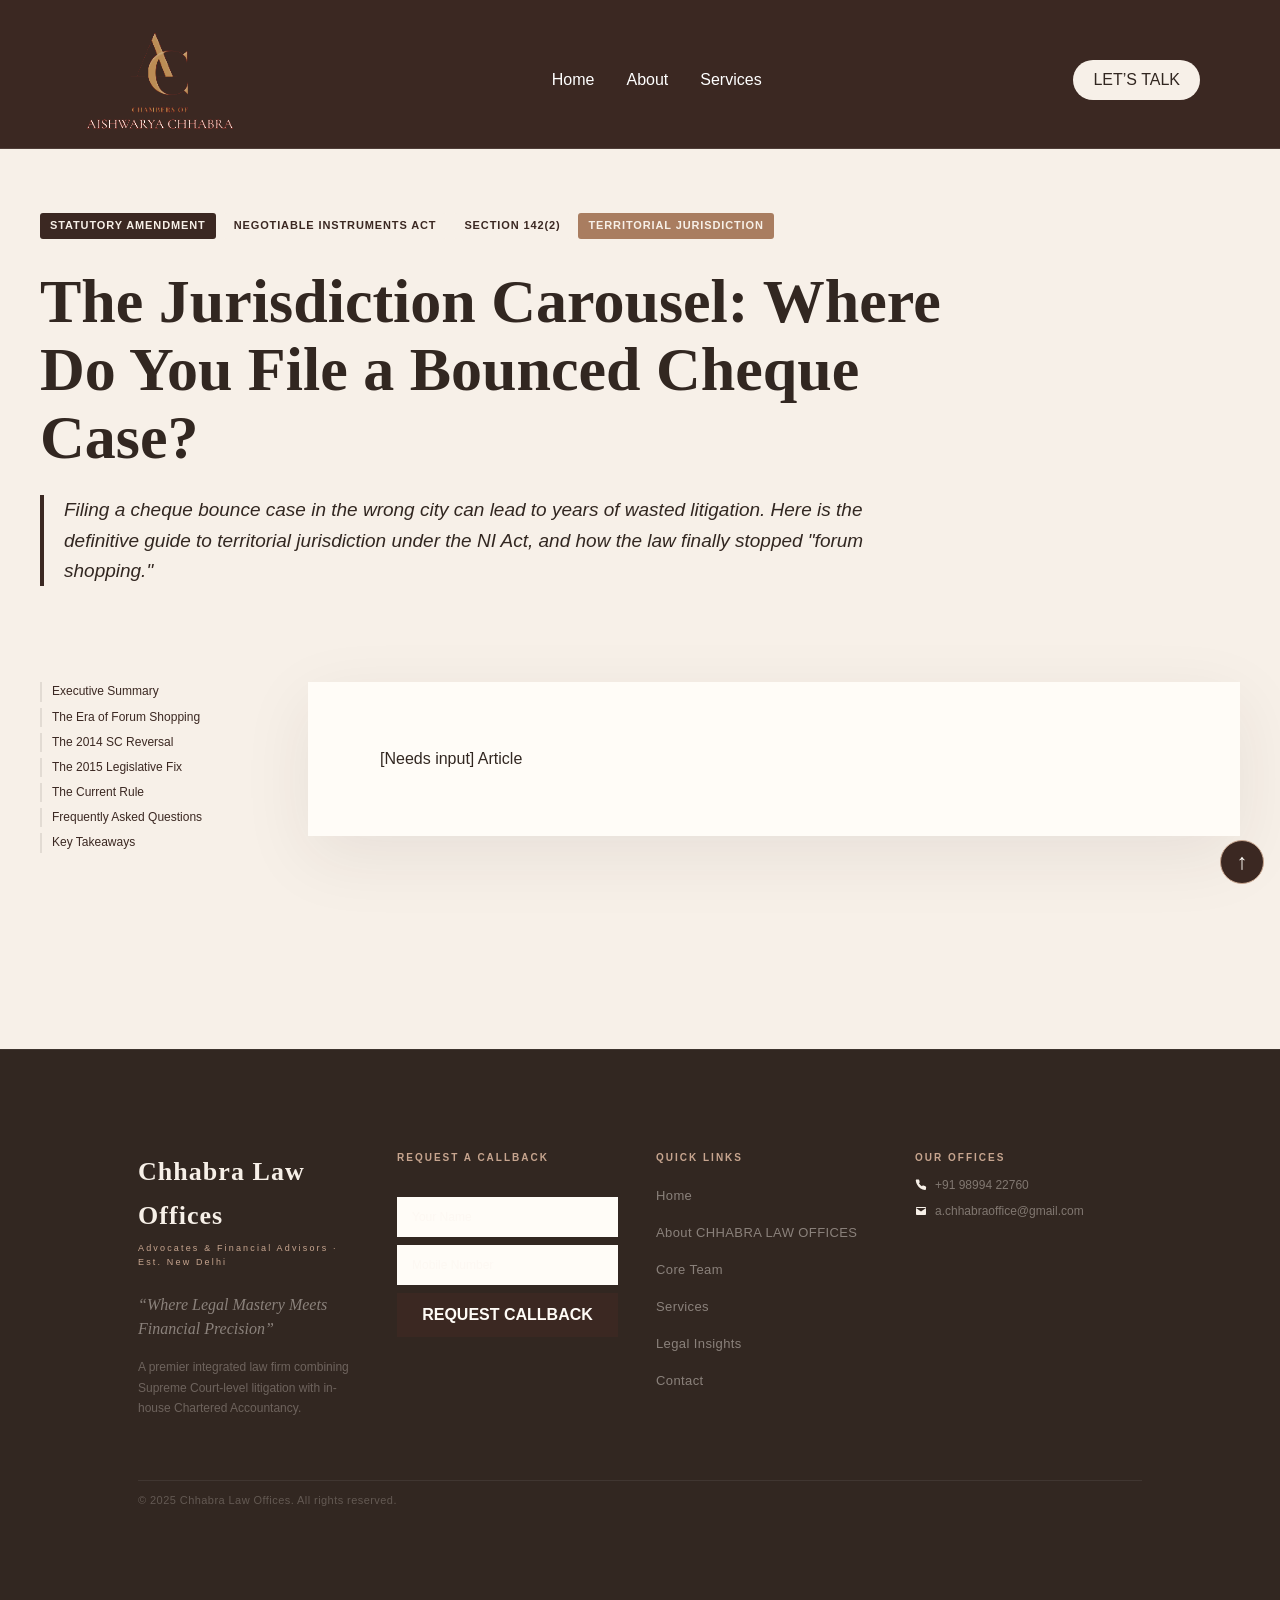
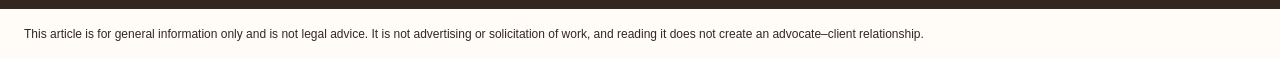
<file: blog/the-jurisdiction-carousel/index.html>
<!DOCTYPE html><html lang="en" class="jost_3e36cb27-module__GOVEQa__variable cormorant_garamond_97c65d7c-module__KWVokq__variable h-full"><head>
<script data-sclf-anim>document.documentElement.classList.add("sclf-anim-init");setTimeout(function(){document.documentElement.classList.remove("sclf-anim-init")},2500);</script><meta charset="utf-8">
<meta http-equiv="Content-Security-Policy" content="default-src &#39;self&#39; data: blob:; script-src &#39;self&#39; &#39;unsafe-inline&#39; &#39;unsafe-eval&#39;; style-src &#39;self&#39; &#39;unsafe-inline&#39;; img-src &#39;self&#39; data: blob:; font-src &#39;self&#39; data:; media-src &#39;self&#39; data: blob:; connect-src &#39;self&#39;; frame-src &#39;self&#39;; worker-src &#39;self&#39; blob:; form-action &#39;self&#39;">


<meta name="viewport" content="width=device-width, initial-scale=1, viewport-fit=cover"><link rel="stylesheet" href="../../assets/site/_next/static/chunks/3c9st355b9h98.__q189041d8.css" data-precedence="next"><link rel="stylesheet" href="../../assets/site/_next/static/chunks/33ex3e_4hazko.__q189041d8.css" data-precedence="next"><link rel="preload" as="script" fetchpriority="low" href="../../assets/site/_next/static/chunks/0iq1i69206cyl.__q189041d8.js"><title>Chhabra Law Offices</title><meta name="description" content="Personal counsel, carefully argued."><link rel="icon" href="../../assets/chhabra/chambers-logo.jpg"><link rel="stylesheet" href="../../brand/brand.css">
<style data-sclf-ua-colours>:where(button,input,select,textarea){color:var(--sar-color-auto-000000, #322721)}:where(input,select,textarea){background-color:var(--sar-color-auto-ffffff, #f7f0e8)}</style><style data-sclf-logo-fit>img[data-sclf-logo]{object-fit:contain!important;max-height:100%!important}</style><style data-sclf-design>
[data-sclf-d="efq0qmr-7"] { translate: -106.93px -79.98px !important; }
[data-sclf-d="efq0qmr-8"] { z-index: 3 !important; translate: 16.84px 0.34px !important; }
[data-sclf-d="ek4dj05-0"] { isolation: isolate !important; }
[data-sclf-d="ek4dj05-4"] { height: 150px !important; box-sizing: border-box !important; max-height: none !important; min-height: 0 !important; translate: -16px -22px !important; }
[data-sclf-d="ek4dj05-5"] { width: 1061.73px !important; flex-grow: 0 !important; max-width: none !important; min-width: 0 !important; box-sizing: border-box !important; flex-basis: auto !important; translate: 41.28px 0px !important; flex-shrink: 0 !important; }
[data-sclf-d="ek4dj05-6"] { translate: -301.55px 4.08px !important; }
[data-sclf-d="ek4dj05-7"] { translate: 14.83px 0px !important; }
[data-sclf-d="e13vwoh2-8"] { width: 16px !important; height: 860.79px !important; flex-grow: 0 !important; max-width: none !important; min-width: 0 !important; box-sizing: border-box !important; flex-basis: auto !important; max-height: none !important; min-height: 0 !important; translate: -12.94px 0px !important; flex-shrink: 0 !important; }
[data-sclf-d="e13vwoh2-9"] { width: 328.13px !important; height: 729.35px !important; flex-grow: 0 !important; max-width: none !important; min-width: 0 !important; box-sizing: border-box !important; flex-basis: auto !important; max-height: none !important; min-height: 0 !important; text-align: left !important; translate: 1.88px 0px !important; flex-shrink: 0 !important; }
[data-sclf-d="e19ytq50-0"] { height: 2506.85px !important; box-sizing: border-box !important; max-height: none !important; min-height: 0 !important; translate: 0px 0px !important; }
[data-sclf-d="e1ubn6l2-4"] { translate: 7.5px -35.69px !important; }
[data-sclf-d="e1ubn6l2-6"] { height: 161.41px !important; font-size: 17px !important; box-sizing: border-box !important; max-height: none !important; min-height: 0 !important; text-align: left !important; translate: -20.94px 60px !important; font-weight: 700 !important; }
:where([data-sclf-d="e1yey8uv-5"]) { aspect-ratio: 267 / 150; height: auto; }
[data-sclf-d="e1yey8uv-5"] { object-fit: cover !important; translate: 27.99px 0px !important; }
[data-sclf-d="e1yey8uv-6"] { translate: -481.52px 49.5px !important; }
[data-sclf-d="efq0qmr-10"] { width: 233.5px !important; height: auto !important; flex-grow: 0 !important; font-size: 13px !important; max-width: none !important; min-width: 0 !important; text-wrap: wrap !important; align-self: flex-start !important; box-sizing: border-box !important; flex-basis: auto !important; max-height: none !important; min-height: 0 !important; translate: -13.13px 0px !important; flex-shrink: 0 !important; }
[data-sclf-d="ek4dj05-22"] { translate: -35px -2.52px !important; }
[data-sclf-d="ek4dj05-23"] { text-align: center !important; translate: -44.11px -1.06px !important; }
[data-sclf-d="ek4dj05-24"] { translate: 3.89px 2.9px !important; }
[data-sclf-d="ek4dj05-25"] { isolation: isolate !important; }
[data-sclf-d="ek4dj05-26"] { translate: 64.61px 43.98px !important; }
[data-sclf-d="ek4dj05-31"] { translate: 9.72px 0px !important; }
[data-sclf-d="e13vwoh2-16"] { font-size: 13px !important; }
[data-sclf-d="e13vwoh2-18"] { translate: -5.32px 2.99px !important; }
[data-sclf-d="e13vwoh2-19"] { translate: -13.65px -36.8px !important; }
[data-sclf-d="e13vwoh2-20"] { translate: -2.44px 313.55px !important; }
[data-sclf-d="e13vwoh2-23"] { height: 723.61px !important; box-sizing: border-box !important; isolation: isolate !important; max-height: none !important; min-height: 0 !important; text-align: left !important; translate: 0px 0px !important; }
[data-sclf-d="e13vwoh2-28"] { font-size: 14px !important; }
[data-sclf-d="e13vwoh2-30"] { color: #ffffff !important; height: 41.34px !important; box-sizing: border-box !important; max-height: none !important; min-height: 0 !important; translate: -1.55px 4.19px !important; }
[data-sclf-d="e13vwoh2-32"] { translate: -15.21px -257.96px !important; }
[data-sclf-d="e13vwoh2-33"] { text-align: left !important; }
[data-sclf-d="e13vwoh2-40"] { width: 315.11px !important; height: auto !important; flex-grow: 0 !important; font-size: 14px !important; max-width: none !important; min-width: 0 !important; text-wrap: wrap !important; align-self: flex-start !important; box-sizing: border-box !important; flex-basis: auto !important; max-height: none !important; min-height: 0 !important; translate: -12.72px 0px !important; flex-shrink: 0 !important; }
[data-sclf-d="e13vwoh2-42"] { color: #ffffff !important; }
[data-sclf-d="e13vwoh2-44"] { translate: -17.47px 21.99px !important; }
[data-sclf-d="e1ubn6l2-17"] { color: #ffffff !important; translate: 0px 58.03px !important; }
[data-sclf-d="efq0qmr-n3k78r"] { width: 537.37px !important; height: 434px !important; flex-grow: 0 !important; max-width: none !important; min-width: 0 !important; box-sizing: border-box !important; flex-basis: auto !important; max-height: none !important; min-height: 0 !important; translate: 635.61px 39.01px !important; flex-shrink: 0 !important; position: absolute !important; left: 5% !important; top: 10% !important; margin: 0 !important; z-index: 2 !important; }
[data-sclf-layout-section]:has([data-sclf-d="efq0qmr-n3k78r"]) { position: relative; }
[data-sclf-d="efq0qmr-n7brzf"] { width: 553px !important; height: 446px !important; flex-grow: 0 !important; max-width: none !important; min-width: 0 !important; box-sizing: border-box !important; flex-basis: auto !important; max-height: none !important; min-height: 0 !important; translate: -147.92px -88.07px !important; flex-shrink: 0 !important; position: absolute !important; left: 62.97% !important; top: 48.42% !important; margin: 0 !important; z-index: 2 !important; }
[data-sclf-layout-section]:has([data-sclf-d="efq0qmr-n7brzf"]) { position: relative; }
[data-sclf-d="efq0qmr-nwefvf"] { translate: -85.1px 164.11px !important; }
[data-sclf-d="ek4dj05-cgibm2"] { z-index: 1 !important; position: relative !important; translate: 484.35px -629.88px !important; }
[data-sclf-d="ek4dj05-n375ty"] { position: absolute !important; left: 84.89% !important; top: 64.58% !important; margin: 0 !important; width: 15.11% !important; z-index: 2 !important; }
[data-sclf-layout-section]:has([data-sclf-d="ek4dj05-n375ty"]) { position: relative; }
[data-sclf-d="ek4dj05-n5znfk"] { width: 378.98px !important; height: 601.88px !important; z-index: 51 !important; flex-grow: 0 !important; max-width: none !important; min-width: 0 !important; box-sizing: border-box !important; flex-basis: auto !important; max-height: none !important; min-height: 0 !important; translate: -196.44px -263.46px !important; flex-shrink: 0 !important; position: absolute !important; left: 85.29% !important; top: 63.68% !important; margin: 0 !important; }
[data-sclf-layout-section]:has([data-sclf-d="ek4dj05-n5znfk"]) { position: relative; }
[data-sclf-d="ek4dj05-nphr4b"] { width: 203px !important; height: 81px !important; z-index: 51 !important; flex-grow: 0 !important; max-width: none !important; min-width: 0 !important; box-sizing: border-box !important; flex-basis: auto !important; max-height: none !important; min-height: 0 !important; translate: -112.7px -53.05px !important; flex-shrink: 0 !important; position: absolute !important; left: 10.98% !important; top: 6.89% !important; margin: 0 !important; }
[data-sclf-layout-section]:has([data-sclf-d="ek4dj05-nphr4b"]) { position: relative; }
[data-sclf-d="ek4dj05-nw28eu"] { translate: -5.31px -1.41px !important; position: absolute !important; left: 3% !important; top: 3% !important; margin: 0 !important; width: 15% !important; z-index: 2 !important; }
[data-sclf-layout-section]:has([data-sclf-d="ek4dj05-nw28eu"]) { position: relative; }
[data-sclf-d="e13vwoh2-cejnd8"] { z-index: 1 !important; translate: -334.77px -228.16px !important; }
[data-sclf-d="e13vwoh2-n6nnwx"] { translate: -214.84px 149.16px !important; position: absolute !important; left: 34.77% !important; top: 53.81% !important; margin: 0 !important; width: 40% !important; z-index: 2 !important; }
[data-sclf-layout-section]:has([data-sclf-d="e13vwoh2-n6nnwx"]) { position: relative; }
[data-sclf-d="e13vwoh2-n9zyus"] { position: absolute !important; left: 21.54% !important; top: 67.98% !important; margin: 0 !important; width: 40% !important; z-index: 2 !important; }
[data-sclf-layout-section]:has([data-sclf-d="e13vwoh2-n9zyus"]) { position: relative; }
[data-sclf-d="e13vwoh2-na5wgm"] { position: absolute !important; left: 28.75% !important; top: 81.15% !important; margin: 0 !important; width: 40% !important; z-index: 2 !important; }
[data-sclf-layout-section]:has([data-sclf-d="e13vwoh2-na5wgm"]) { position: relative; }
[data-sclf-d="e13vwoh2-nb4wtv"] { color: #ffffff !important; width: 301.15px !important; height: auto !important; flex-grow: 0 !important; font-size: 12px !important; max-width: none !important; min-width: 0 !important; text-wrap: wrap !important; align-self: flex-start !important; box-sizing: border-box !important; flex-basis: auto !important; max-height: none !important; min-height: 0 !important; translate: -86.85px -50.45px !important; flex-shrink: 0 !important; position: absolute !important; left: 19.26% !important; top: 72.32% !important; margin: 0 !important; z-index: 2 !important; }
[data-sclf-layout-section]:has([data-sclf-d="e13vwoh2-nb4wtv"]) { position: relative; }
[data-sclf-d="e13vwoh2-ndjvz9"] { position: absolute !important; left: 21.27% !important; top: 74.49% !important; margin: 0 !important; width: 40% !important; z-index: 2 !important; }
[data-sclf-layout-section]:has([data-sclf-d="e13vwoh2-ndjvz9"]) { position: relative; }
[data-sclf-d="e13vwoh2-neav2e"] { color: var(--sar-color-background) !important; width: 295.53px !important; height: auto !important; flex-grow: 0 !important; font-size: 12px !important; max-width: none !important; min-width: 0 !important; text-wrap: wrap !important; align-self: flex-start !important; box-sizing: border-box !important; flex-basis: auto !important; max-height: none !important; min-height: 0 !important; translate: -80.15px -26.97px !important; flex-shrink: 0 !important; position: absolute !important; left: 18.73% !important; top: 55.51% !important; margin: 0 !important; z-index: 2 !important; }
[data-sclf-layout-section]:has([data-sclf-d="e13vwoh2-neav2e"]) { position: relative; }
[data-sclf-d="e13vwoh2-ng2gi8"] { color: #ffffff !important; width: 276.4px !important; height: auto !important; flex-grow: 0 !important; font-size: 12px !important; max-width: none !important; min-width: 0 !important; text-wrap: wrap !important; align-self: flex-start !important; box-sizing: border-box !important; flex-basis: auto !important; max-height: none !important; min-height: 0 !important; translate: -113.88px -45.49px !important; flex-shrink: 0 !important; position: absolute !important; left: 21.4% !important; top: 75.78% !important; margin: 0 !important; z-index: 2 !important; }
[data-sclf-layout-section]:has([data-sclf-d="e13vwoh2-ng2gi8"]) { position: relative; }
[data-sclf-d="e13vwoh2-ngtbnb"] { translate: -70.76px 131.51px !important; position: absolute !important; left: 17.66% !important; top: 63.44% !important; margin: 0 !important; width: 40% !important; z-index: 2 !important; }
[data-sclf-layout-section]:has([data-sclf-d="e13vwoh2-ngtbnb"]) { position: relative; }
[data-sclf-d="e13vwoh2-njadch"] { color: #ffffff !important; width: 298.64px !important; height: auto !important; flex-grow: 0 !important; font-size: 12px !important; max-width: none !important; min-width: 0 !important; text-wrap: wrap !important; align-self: flex-start !important; box-sizing: border-box !important; flex-basis: auto !important; max-height: none !important; min-height: 0 !important; translate: -81.8px -49.46px !important; flex-shrink: 0 !important; position: absolute !important; left: 18.86% !important; top: 64.88% !important; margin: 0 !important; z-index: 2 !important; }
[data-sclf-layout-section]:has([data-sclf-d="e13vwoh2-njadch"]) { position: relative; }
[data-sclf-d="e13vwoh2-nkits5"] { color: var(--sar-color-background) !important; width: 299px !important; height: auto !important; flex-grow: 0 !important; font-size: 12px !important; max-width: none !important; min-width: 0 !important; text-wrap: wrap !important; align-self: flex-start !important; box-sizing: border-box !important; flex-basis: auto !important; max-height: none !important; min-height: 0 !important; translate: -43.01px -57.33px !important; flex-shrink: 0 !important; position: absolute !important; left: 15.79% !important; top: 61.99% !important; margin: 0 !important; z-index: 2 !important; }
[data-sclf-layout-section]:has([data-sclf-d="e13vwoh2-nkits5"]) { position: relative; }
[data-sclf-d="e13vwoh2-nndxec"] { position: absolute !important; left: 27.42% !important; top: 80.9% !important; margin: 0 !important; width: 40% !important; z-index: 2 !important; }
[data-sclf-layout-section]:has([data-sclf-d="e13vwoh2-nndxec"]) { position: relative; }
[data-sclf-d="e13vwoh2-nxxbfq"] { color: #ffffff !important; width: 312.4px !important; height: auto !important; flex-grow: 0 !important; font-size: 12px !important; max-width: none !important; min-width: 0 !important; text-wrap: wrap !important; align-self: flex-start !important; box-sizing: border-box !important; flex-basis: auto !important; max-height: none !important; min-height: 0 !important; translate: -54.75px -79.53px !important; flex-shrink: 0 !important; position: absolute !important; left: 16.72% !important; top: 70.93% !important; margin: 0 !important; z-index: 2 !important; }
[data-sclf-layout-section]:has([data-sclf-d="e13vwoh2-nxxbfq"]) { position: relative; }
[data-sclf-d="e1ubn6l2-n3yfd6"] { translate: -129.66px -46.91px !important; position: absolute !important; left: 73.8% !important; top: 72.98% !important; margin: 0 !important; width: 26.2% !important; z-index: 2 !important; }
[data-sclf-layout-section]:has([data-sclf-d="e1ubn6l2-n3yfd6"]) { position: relative; }
[data-sclf-d="e1ubn6l2-nkypga"] { color: rgb(128, 46, 55) !important; width: 595.62px !important; height: auto !important; flex-grow: 0 !important; font-size: 17px !important; max-width: none !important; min-width: 0 !important; text-wrap: wrap !important; align-self: flex-start !important; box-sizing: border-box !important; flex-basis: auto !important; max-height: none !important; min-height: 0 !important; text-align: left !important; translate: -750.49px -106.07px !important; flex-shrink: 0 !important; font-weight: 700 !important; position: absolute !important; left: 91.98% !important; top: 49.33% !important; margin: 0 !important; z-index: 2 !important; }
[data-sclf-layout-section]:has([data-sclf-d="e1ubn6l2-nkypga"]) { position: relative; }
[data-sclf-d="e1ubn6l2-ntbbsn"] { color: var(--sar-color-accent) !important; width: 582.2px !important; height: auto !important; flex-grow: 0 !important; max-width: none !important; min-width: 0 !important; text-wrap: wrap !important; align-self: flex-start !important; box-sizing: border-box !important; flex-basis: auto !important; max-height: none !important; min-height: 0 !important; translate: -693.75px -262.21px !important; flex-shrink: 0 !important; font-weight: 700 !important; position: absolute !important; left: 91.98% !important; top: 79.18% !important; margin: 0 !important; z-index: 2 !important; }
[data-sclf-layout-section]:has([data-sclf-d="e1ubn6l2-ntbbsn"]) { position: relative; }
[data-sclf-d="e1yey8uv-n9i4nn"] { translate: -219.29px -314.32px !important; position: absolute !important; left: 28.62% !important; top: 27.2% !important; margin: 0 !important; width: 40% !important; z-index: 2 !important; }
[data-sclf-layout-section]:has([data-sclf-d="e1yey8uv-n9i4nn"]) { position: relative; }
@media (max-width: 1024px) {
[data-sclf-d="ek4dj05-cgibm2"] { z-index: 1 !important; }
[data-sclf-d="ek4dj05-n5znfk"] { z-index: 51 !important; }
[data-sclf-d="ek4dj05-nphr4b"] { z-index: 51 !important; }
[data-sclf-d="e13vwoh2-cejnd8"] { z-index: 1 !important; }
}
@media (max-width: 640px) {
[data-sclf-d="efq0qmr-n3k78r"] { position: relative !important; left: auto !important; top: auto !important; width: auto !important; max-width: 100% !important; }
[data-sclf-d="efq0qmr-n7brzf"] { position: relative !important; left: auto !important; top: auto !important; width: auto !important; max-width: 100% !important; }
[data-sclf-d="ek4dj05-cgibm2"] { z-index: 1 !important; }
[data-sclf-d="ek4dj05-n375ty"] { position: relative !important; left: auto !important; top: auto !important; width: auto !important; max-width: 100% !important; }
[data-sclf-d="ek4dj05-n5znfk"] { position: relative !important; left: auto !important; top: auto !important; width: auto !important; max-width: 100% !important; }
[data-sclf-d="ek4dj05-n5znfk"] { z-index: 51 !important; }
[data-sclf-d="ek4dj05-nphr4b"] { position: relative !important; left: auto !important; top: auto !important; width: auto !important; max-width: 100% !important; }
[data-sclf-d="ek4dj05-nphr4b"] { z-index: 51 !important; }
[data-sclf-d="ek4dj05-nw28eu"] { position: relative !important; left: auto !important; top: auto !important; width: auto !important; max-width: 100% !important; }
[data-sclf-d="e13vwoh2-cejnd8"] { z-index: 1 !important; }
[data-sclf-d="e13vwoh2-n6nnwx"] { position: relative !important; left: auto !important; top: auto !important; width: auto !important; max-width: 100% !important; }
[data-sclf-d="e13vwoh2-n9zyus"] { position: relative !important; left: auto !important; top: auto !important; width: auto !important; max-width: 100% !important; }
[data-sclf-d="e13vwoh2-na5wgm"] { position: relative !important; left: auto !important; top: auto !important; width: auto !important; max-width: 100% !important; }
[data-sclf-d="e13vwoh2-nb4wtv"] { position: relative !important; left: auto !important; top: auto !important; width: auto !important; max-width: 100% !important; }
[data-sclf-d="e13vwoh2-ndjvz9"] { position: relative !important; left: auto !important; top: auto !important; width: auto !important; max-width: 100% !important; }
[data-sclf-d="e13vwoh2-neav2e"] { position: relative !important; left: auto !important; top: auto !important; width: auto !important; max-width: 100% !important; }
[data-sclf-d="e13vwoh2-ng2gi8"] { position: relative !important; left: auto !important; top: auto !important; width: auto !important; max-width: 100% !important; }
[data-sclf-d="e13vwoh2-ngtbnb"] { position: relative !important; left: auto !important; top: auto !important; width: auto !important; max-width: 100% !important; }
[data-sclf-d="e13vwoh2-njadch"] { position: relative !important; left: auto !important; top: auto !important; width: auto !important; max-width: 100% !important; }
[data-sclf-d="e13vwoh2-nkits5"] { position: relative !important; left: auto !important; top: auto !important; width: auto !important; max-width: 100% !important; }
[data-sclf-d="e13vwoh2-nndxec"] { position: relative !important; left: auto !important; top: auto !important; width: auto !important; max-width: 100% !important; }
[data-sclf-d="e13vwoh2-nxxbfq"] { position: relative !important; left: auto !important; top: auto !important; width: auto !important; max-width: 100% !important; }
[data-sclf-d="e1ubn6l2-n3yfd6"] { position: relative !important; left: auto !important; top: auto !important; width: auto !important; max-width: 100% !important; }
[data-sclf-d="e1ubn6l2-nkypga"] { position: relative !important; left: auto !important; top: auto !important; width: auto !important; max-width: 100% !important; }
[data-sclf-d="e1ubn6l2-ntbbsn"] { position: relative !important; left: auto !important; top: auto !important; width: auto !important; max-width: 100% !important; }
[data-sclf-d="e1yey8uv-n9i4nn"] { position: relative !important; left: auto !important; top: auto !important; width: auto !important; max-width: 100% !important; }
}
html.sclf-anim-init [data-sclf-d="e1ubn6l2-6"], html.sclf-anim-init [data-sclf-d="ek4dj05-n5znfk"], html.sclf-anim-init [data-sclf-d="e1ubn6l2-nkypga"], html.sclf-anim-init [data-sclf-d="e1ubn6l2-ntbbsn"] { visibility: hidden; }
</style>
<style data-sclf-navigation-style>[data-sclf-navigation],.sclf-navigation-links{display:flex!important;flex-wrap:wrap!important;align-items:center!important;justify-content:var(--sclf-nav-align,flex-start)!important;gap:var(--sclf-nav-gap,8px)!important;visibility:visible!important;opacity:1!important;height:auto!important;max-height:none!important;overflow:visible!important;pointer-events:auto!important;min-width:0;max-width:100%!important;box-sizing:border-box;list-style:none;margin:0;padding:0}
[data-sclf-navigation]{font-size:var(--sclf-nav-font,16px)!important}
[data-sclf-navigation]>.sclf-navigation-item{display:block!important;margin:0!important;padding:0!important;list-style:none!important}
[data-sclf-navigation] .sclf-navigation-link{display:inline-flex!important;align-items:center;min-height:40px;padding:8px 12px!important;white-space:nowrap;color:inherit!important;font:inherit!important;text-decoration:none!important;pointer-events:auto!important;cursor:pointer!important}
[data-sclf-navigation] .sclf-navigation-link:hover,[data-sclf-navigation] .sclf-navigation-link:focus-visible{text-decoration:underline!important;text-underline-offset:4px}
[data-sclf-layout-section]{scroll-margin-top:96px}
[data-sclf-navigation-anchor]{position:relative}
@media(prefers-reduced-motion:no-preference){html{scroll-behavior:smooth}}</style>
</head><body id="page-top" class="min-h-full flex flex-col bg-white"><div hidden=""></div><div class="min-h-screen bg-[#f8f3eb] text-[#1a1a1a]"><header class="sticky top-0 z-50 border-b border-white/10 bg-[#6b1f2a]" data-sar-section="blog-the-jurisdiction-carousel/s01-navigation" data-sar-type="navigation" data-sclf-layout-section="s01-navigation" id="sclf-section-1d4j6qa"><div class="mx-auto flex w-full max-w-[1570px] items-center justify-between px-5 py-4 sm:px-8 md:px-12 lg:px-20"><a class="inline-flex items-center" href="../../index.html"><span class="header-logo"><img src="../../assets/chhabra/chambers-logo.jpg" alt="Chambers of Aishwarya Chhabra" width="1178" height="1100"></span></a><nav class="inner-page-nav items-center gap-5 md:flex" data-sclf-navigation="" style=";--sclf-nav-gap:8px;--sclf-nav-font:16px;--sclf-nav-align:center;color:#ffffff!important;" id="site-navigation"><a class="sclf-navigation-link" data-sclf-navigation-item="slot-1" href="../../index.html">Home</a><a class="sclf-navigation-link" data-sclf-navigation-item="slot-2" href="../../index.html#team">About</a><a class="sclf-navigation-link" data-sclf-navigation-item="slot-3" href="../../index.html#services">Services</a><a class="mobile-nav-appointment rounded-full bg-[#f9f5ea] px-5 py-2.5 font-jost text-sm font-normal uppercase tracking-[-0.54px] text-[#1a1a1a] transition-all duration-200 hover:bg-white" href="../../index.html#contact">LET’S TALK</a></nav><button type="button" class="mobile-nav-toggle" aria-controls="site-navigation" aria-expanded="false" aria-label="Open navigation" hidden>Menu</button><a class="desktop-nav-appointment rounded-full bg-[#f9f5ea] px-5 py-2.5 font-jost text-sm font-normal uppercase tracking-[-0.54px] text-[#1a1a1a] transition-all duration-200 hover:bg-white" href="../../index.html#contact">LET’S TALK</a></div></header>
<div class="w-full" data-sar-section="blog-the-jurisdiction-carousel/s02-faq" data-sar-type="faq" data-sclf-layout-section="s02-faq" id="sclf-section-153zt0p"><main class="BlogArticle-module__iFhOjW__page"><header class="BlogArticle-module__iFhOjW__header"><div class="BlogArticle-module__iFhOjW__tagStrip"><span class="BlogArticle-module__iFhOjW__tag BlogArticle-module__iFhOjW__tagCourt">Statutory Amendment</span><span class="BlogArticle-module__iFhOjW__tag">Negotiable Instruments Act</span><span class="BlogArticle-module__iFhOjW__tag">Section 142(2)</span><span class="BlogArticle-module__iFhOjW__tag BlogArticle-module__iFhOjW__tagStatusYes">Territorial Jurisdiction</span></div><h1>The Jurisdiction Carousel: Where Do You File a Bounced Cheque Case?</h1><p class="BlogArticle-module__iFhOjW__articleDeck">Filing a cheque bounce case in the wrong city can lead to years of wasted litigation. Here is the definitive guide to territorial jurisdiction under the NI Act, and how the law finally stopped &quot;forum shopping.&quot;</p></header><div class="BlogArticle-module__iFhOjW__layout"><nav class="BlogArticle-module__iFhOjW__toc" aria-label=""><ul><li><a href="#executive-summary">Executive Summary</a></li><li><a href="#the-chaos">The Era of Forum Shopping</a></li><li><a href="#the-reversal">The 2014 SC Reversal</a></li><li><a href="#the-amendment">The 2015 Legislative Fix</a></li><li><a href="#ratio-decidendi">The Current Rule</a></li><li><a href="#frequently-asked-questions">Frequently Asked Questions</a></li><li><a href="#key-takeaways">Key Takeaways</a></li></ul></nav><article class="BlogArticle-module__iFhOjW__articleBody"><p>[Needs input] Article</p></article></div></main></div>
<footer class="relative flex w-full flex-col border-t border-white/[0.06] bg-[#111] px-5 sm:px-8 md:px-16 lg:px-[138px] py-14 md:py-[100px] mx-auto overflow-hidden" data-sar-section="blog-the-jurisdiction-carousel/s03-footer" data-sar-type="footer" data-sclf-layout-section="s03-footer" id="sclf-section-dqhyyh"><div class="flex w-full flex-col gap-10 md:gap-[61px]"><div class="grid grid-cols-1 sm:grid-cols-2 lg:grid-cols-4 gap-10 md:gap-8"><div data-reveal="true" class="sm:col-span-2 lg:col-span-1 max-w-[318px]" style="translate: none; rotate: none; scale: none; transform: translate(0px, 0px); opacity: 1;"><p class="font-cormorant text-[22px] md:text-[26px] font-semibold leading-[44.2px] tracking-[1.04px] text-white">Chhabra Law Offices</p><p class="mt-1 font-jost text-[9px] tracking-[2.16px] text-[#b8935a]">Advocates &amp; Financial Advisors · Est. New Delhi</p><p class="mt-6 font-cormorant text-base italic leading-6 text-white/45">“Where Legal Mastery Meets Financial Precision”</p><p class="mt-4 font-jost text-xs font-light leading-[20.4px] text-white/30">A premier integrated law firm combining Supreme Court-level litigation with in-house Chartered Accountancy.</p></div><div data-reveal="true" class="w-full lg:w-[221px]" style="translate: none; rotate: none; scale: none; transform: translate(0px, 0px); opacity: 1;"><p class="font-jost text-[10px] font-semibold uppercase tracking-[2px] text-[#b8935a]">Request a Callback</p><input type="text" placeholder="Your Name" class="input-gold mt-6 md:mt-8 block h-10 w-full border border-white/10 bg-white/[0.05] px-3.5 font-jost text-xs text-white placeholder:text-white/25"><input type="tel" placeholder="Mobile Number" class="input-gold mt-2 block h-10 w-full border border-white/10 bg-white/[0.05] px-3.5 font-jost text-xs text-white placeholder:text-white/25"><button type="button" class="callback-button">Request Callback</button></div><div data-reveal="true" style="translate: none; rotate: none; scale: none; transform: translate(0px, 0px); opacity: 1;"><p class="font-jost text-[10px] font-semibold uppercase tracking-[2px] text-[#b8935a]">Quick Links</p><ul class="mt-5 space-y-[15px] font-jost text-[13px] font-light leading-[22.1px] tracking-[0.39px] text-white/45"><li><a class="transition-colors duration-200 hover:text-white/70" href="#">Home</a></li><li><a class="transition-colors duration-200 hover:text-white/70" href="#about-us">About CHHABRA LAW OFFICES</a></li><li><a class="transition-colors duration-200 hover:text-white/70" href="#team">Core Team</a></li><li><a class="transition-colors duration-200 hover:text-white/70" href="#services">Services</a></li><li><a class="transition-colors duration-200 hover:text-white/70" href="#blogs">Legal Insights</a></li><li><a class="transition-colors duration-200 hover:text-white/70" href="#contact">Contact</a></li></ul></div><div data-reveal="true" style="translate: none; rotate: none; scale: none; transform: translate(0px, 0px); opacity: 1;"><p class="font-jost text-[10px] font-semibold uppercase tracking-[2px] text-[#b8935a]">Our Offices</p><div class="footer-office-links"><div class="mt-2 flex items-center gap-2"><img alt="" loading="lazy" width="12" height="12" decoding="async" data-nimg="1" style="color:transparent" src="../../assets/site/images/footer-phone.__q189041d8.svg"><a href="tel:+919899422760" class="font-jost text-xs font-light text-white/40 transition-colors hover:text-white/60">+91 98994 22760</a></div><div class="mt-2 flex items-center gap-2"><img alt="" loading="lazy" width="12" height="12" decoding="async" data-nimg="1" style="color:transparent" src="../../assets/site/images/footer-email.__q189041d8.svg"><a href="mailto:a.chhabraoffice@gmail.com" class="font-jost text-xs font-light text-white/40 break-all transition-colors hover:text-white/60">a.chhabraoffice@gmail.com</a></div></div></div></div><div data-reveal="true" class="border-t border-white/[0.07] pt-2.5" style="translate: none; rotate: none; scale: none; transform: translate(0px, 0px); opacity: 1;"><div class="flex flex-col sm:flex-row items-start sm:items-center justify-between gap-2 font-jost text-[11px] font-light leading-[18.7px]"><p class="tracking-[0.44px] text-white/25">© 2025 Chhabra Law Offices. All rights reserved.</p><p class="text-white/20"></p></div></div></div></footer>
</div><next-route-announcer style="position: absolute;"></next-route-announcer><aside data-sclf-disclaimer style="padding:16px 24px;font-size:12px;line-height:1.5;color:var(--sar-color-auto-000000, #322721);background-color:var(--sar-color-auto-ffffff, #f7f0e8)">This article is for general information only and is not legal advice. It is not advertising or solicitation of work, and reading it does not create an advocate–client relationship.</aside><script data-sclf-anim>/* Animate.css v4.1.1 — https://animate.style/
The MIT License (MIT)

Copyright (c) 2020 Daniel Eden

Permission is hereby granted, free of charge, to any person obtaining a copy
of this software and associated documentation files (the "Software"), to deal
in the Software without restriction, including without limitation the rights
to use, copy, modify, merge, publish, distribute, sublicense, and/or sell
copies of the Software, and to permit persons to whom the Software is
furnished to do so, subject to the following conditions:

The above copyright notice and this permission notice shall be included in all
copies or substantial portions of the Software.

THE SOFTWARE IS PROVIDED "AS IS", WITHOUT WARRANTY OF ANY KIND, EXPRESS OR
IMPLIED, INCLUDING BUT NOT LIMITED TO THE WARRANTIES OF MERCHANTABILITY,
FITNESS FOR A PARTICULAR PURPOSE AND NONINFRINGEMENT. IN NO EVENT SHALL THE
AUTHORS OR COPYRIGHT HOLDERS BE LIABLE FOR ANY CLAIM, DAMAGES OR OTHER
LIABILITY, WHETHER IN AN ACTION OF CONTRACT, TORT OR OTHERWISE, ARISING FROM,
OUT OF OR IN CONNECTION WITH THE SOFTWARE OR THE USE OR OTHER DEALINGS IN THE
SOFTWARE. */
/* MIT License
Copyright (c) 2026 SCL Studio

Permission is hereby granted, free of charge, to any person obtaining a copy
of this software and associated documentation files (the "Software"), to deal
in the Software without restriction, including without limitation the rights
to use, copy, modify, merge, publish, distribute, sublicense, and/or sell
copies of the Software, and to permit persons to whom the Software is
furnished to do so, subject to the following conditions:

The above copyright notice and this permission notice shall be included in all
copies or substantial portions of the Software.

THE SOFTWARE IS PROVIDED "AS IS", WITHOUT WARRANTY OF ANY KIND, EXPRESS OR
IMPLIED, INCLUDING BUT NOT LIMITED TO THE WARRANTIES OF MERCHANTABILITY,
FITNESS FOR A PARTICULAR PURPOSE AND NONINFRINGEMENT. IN NO EVENT SHALL THE
AUTHORS OR COPYRIGHT HOLDERS BE LIABLE FOR ANY CLAIM, DAMAGES OR OTHER
LIABILITY, WHETHER IN AN ACTION OF CONTRACT, TORT OR OTHERWISE, ARISING FROM,
OUT OF OR IN CONNECTION WITH THE SOFTWARE OR THE USE OR OTHER DEALINGS IN THE
SOFTWARE. */
window.__SCLF_ANIM__={"smoothScroll":false,"elements":{"e1ubn6l2-6":{"entrance":{"preserveTransform":true,"frames":[{"opacity":0,"transform":"translateY(28px)","easing":"cubic-bezier(0.16,1,0.3,1)"},{"opacity":1,"transform":"translateY(0px)"}],"duration":1000,"delay":0,"easing":"linear","trigger":"scroll","stagger":0,"replay":false}},"ek4dj05-n5znfk":{"entrance":{"preserveTransform":true,"frames":[{"opacity":0,"transform":"translateY(28px)","easing":"cubic-bezier(0.16,1,0.3,1)"},{"opacity":1,"transform":"translateY(0px)"}],"duration":1000,"delay":0,"easing":"linear","trigger":"load","stagger":0,"replay":false}},"e1ubn6l2-nkypga":{"entrance":{"preserveTransform":true,"frames":[{"opacity":0,"transform":"translateY(28px)","easing":"cubic-bezier(0.16,1,0.3,1)"},{"opacity":1,"transform":"translateY(0px)"}],"duration":1000,"delay":0,"easing":"linear","trigger":"scroll","stagger":0,"replay":false}},"e1ubn6l2-ntbbsn":{"entrance":{"preserveTransform":true,"frames":[{"opacity":0,"transform":"translateY(28px)","easing":"cubic-bezier(0.16,1,0.3,1)"},{"opacity":1,"transform":"translateY(0px)"}],"duration":1000,"delay":0,"easing":"linear","trigger":"scroll","stagger":0,"replay":false}}}};</script>
<script data-sclf-anim>(function () {
  "use strict";
  var cfg = window.__SCLF_ANIM__ || { elements: {} };
  var root = document.documentElement;
  var done = function () { root.classList.remove("sclf-anim-init"); };
  var reduced = window.matchMedia && window.matchMedia("(prefers-reduced-motion: reduce)").matches;
  if (reduced || !Element.prototype.animate) { done(); return; }
  function $all(id) { return Array.prototype.slice.call(document.querySelectorAll('[data-sclf-d="' + id + '"]')); }
  function split(el, mode) {
    var out = [], nodes = [], w = document.createTreeWalker(el, 4), n;
    while ((n = w.nextNode())) if (n.nodeValue.trim()) nodes.push(n);
    nodes.forEach(function (node) {
      var frag = document.createDocumentFragment();
      node.nodeValue.split(/(\s+)/).forEach(function (part) {
        if (!part) return;
        if (/^\s+$/.test(part)) { frag.appendChild(document.createTextNode(part)); return; }
        var word = document.createElement("span"); word.style.display = "inline-block";
        if (mode === "chars") Array.from(part).forEach(function (ch) { var c = document.createElement("span"); c.style.display = "inline-block"; c.textContent = ch; word.appendChild(c); out.push(c); });
        else { word.textContent = part; out.push(word); }
        frag.appendChild(word);
      });
      node.parentNode.replaceChild(frag, node);
    });
    return out;
  }
  var scrubs = [], parallax = [], io = null;
  function prep(targets, a) {
    return targets.map(function (t, i) {
      var base = a.preserveTransform ? getComputedStyle(t).transform : "none";
      var frames = !base || base === "none" ? a.frames : a.frames.map(function (f) { return Object.assign({}, f, f.transform ? { transform: base + (f.transform === "none" ? "" : " " + f.transform) } : {}); });
      var anim = t.animate(frames, { duration: a.duration, delay: a.delay + i * (a.stagger || 0), easing: a.easing, fill: "both" });
      anim.pause(); anim.currentTime = 0; return anim;
    });
  }
  function watch(el, anims, a) {
    if (a.trigger === "load") { anims.forEach(function (x) { x.play(); }); return; }
    if (a.trigger === "scrub") { anims.forEach(function (x) { x.pause(); }); scrubs.push({ el: el, anims: anims, a: a }); return; }
    if (!io) io = new IntersectionObserver(function (entries) {
      entries.forEach(function (en) {
        var rec = en.target.__sclf; if (!rec) return;
        if (en.isIntersecting) rec.forEach(function (r) { if (r.played && !r.a.replay) return; r.played = true; r.anims.forEach(function (x) { x.playbackRate = 1; x.play(); }); });
        else rec.forEach(function (r) { if (r.a.replay && en.boundingClientRect.top > 0) r.anims.forEach(function (x) { x.pause(); x.currentTime = 0; }); });
      });
    }, { rootMargin: "0px 0px -12% 0px", threshold: 0.1 });
    (el.__sclf = el.__sclf || []).push({ anims: anims, a: a });
    io.observe(el);
  }
  Object.keys(cfg.elements || {}).forEach(function (id) {
    var c = cfg.elements[id];
    $all(id).forEach(function (el) {
      try {
        if (c.text) {
          var spans = split(el, c.text.split);
          watch(el, prep(spans, c.text), c.text);
        } else if (c.entrance) {
          var e = c.entrance, targets = e.svgPath ? (el.tagName.toLowerCase() === "path" ? [el] : Array.prototype.slice.call(el.querySelectorAll("path"))) : e.stagger ? Array.prototype.slice.call(el.children) : [el];
          if (e.svgPath && targets.length !== 1) return;
          if (!targets.length) targets = [el];
          watch(el, prep(targets, e), e);
        }
        if (c.loop) el.animate(c.loop.frames, { duration: c.loop.duration, delay: c.loop.delay, easing: c.loop.easing, iterations: Infinity, direction: c.loop.alternate ? "alternate" : "normal", composite: "add" });
        if (c.parallax) parallax.push({ el: el, p: c.parallax });
      } catch (err) { /* never break the page */ }
    });
  });
  done();
  var vh = window.innerHeight, ticking = false;
  function frame() {
    ticking = false; vh = window.innerHeight;
    scrubs.forEach(function (s) {
      var r = s.el.getBoundingClientRect(), start = vh * 0.85, end = vh * 0.35;
      var p = Math.min(1, Math.max(0, (start - r.top) / (start - end)));
      s.anims.forEach(function (x, i) { var total = s.a.duration + i * (s.a.stagger || 0); x.currentTime = p * (total + s.a.delay); });
    });
    parallax.forEach(function (o) {
      var r = o.el.getBoundingClientRect(), off = (r.top + r.height / 2 - vh / 2) * o.p.speed * -0.35;
      if (o.p.mode === "background") o.el.style.backgroundPositionY = "calc(50% + " + off.toFixed(1) + "px)";
      else o.el.style.translate = "0 " + off.toFixed(1) + "px";
    });
  }
  function onScroll() { if (!ticking) { ticking = true; requestAnimationFrame(frame); } }
  if (scrubs.length || parallax.length) { window.addEventListener("scroll", onScroll, { passive: true }); window.addEventListener("resize", onScroll); frame(); }
  if (cfg.smoothScroll && typeof window.Lenis === "function") {
    try { window.__sclfLenis = new window.Lenis({ autoRaf: true, anchors: true, lerp: 0.1 }); } catch (err) { /* keep native scrolling */ }
  } else if (cfg.smoothScroll && window.matchMedia("(pointer: fine)").matches) {
    var target = window.scrollY, cur = target, running = false;
    function scrollable(node) {
      for (; node && node !== document.body && node !== root; node = node.parentElement) {
        var s = getComputedStyle(node);
        if (/(auto|scroll)/.test(s.overflowY) && node.scrollHeight > node.clientHeight) return true;
      }
      return false;
    }
    function step() {
      cur += (target - cur) * 0.12;
      if (Math.abs(target - cur) < 0.5) { cur = target; running = false; }
      window.scrollTo(0, cur);
      if (running) requestAnimationFrame(step);
    }
    window.addEventListener("wheel", function (e) {
      if (e.ctrlKey || e.defaultPrevented || scrollable(e.target)) return;
      e.preventDefault();
      if (!running) { cur = window.scrollY; target = cur; }
      var max = document.documentElement.scrollHeight - vh;
      target = Math.max(0, Math.min(max, target + e.deltaY * (e.deltaMode === 1 ? 32 : 1)));
      if (!running) { running = true; requestAnimationFrame(step); }
    }, { passive: false });
    window.addEventListener("scroll", function () { if (!running) { cur = target = window.scrollY; } }, { passive: true });
  }
})();</script>
<script src="../../runtime/navigation.js" defer></script>
<a class="back-to-top" href="#page-top" aria-label="Back to top">&#8593;</a>
<script src="../../runtime/scroll-reveal.js" defer></script>
</body></html>
</file>
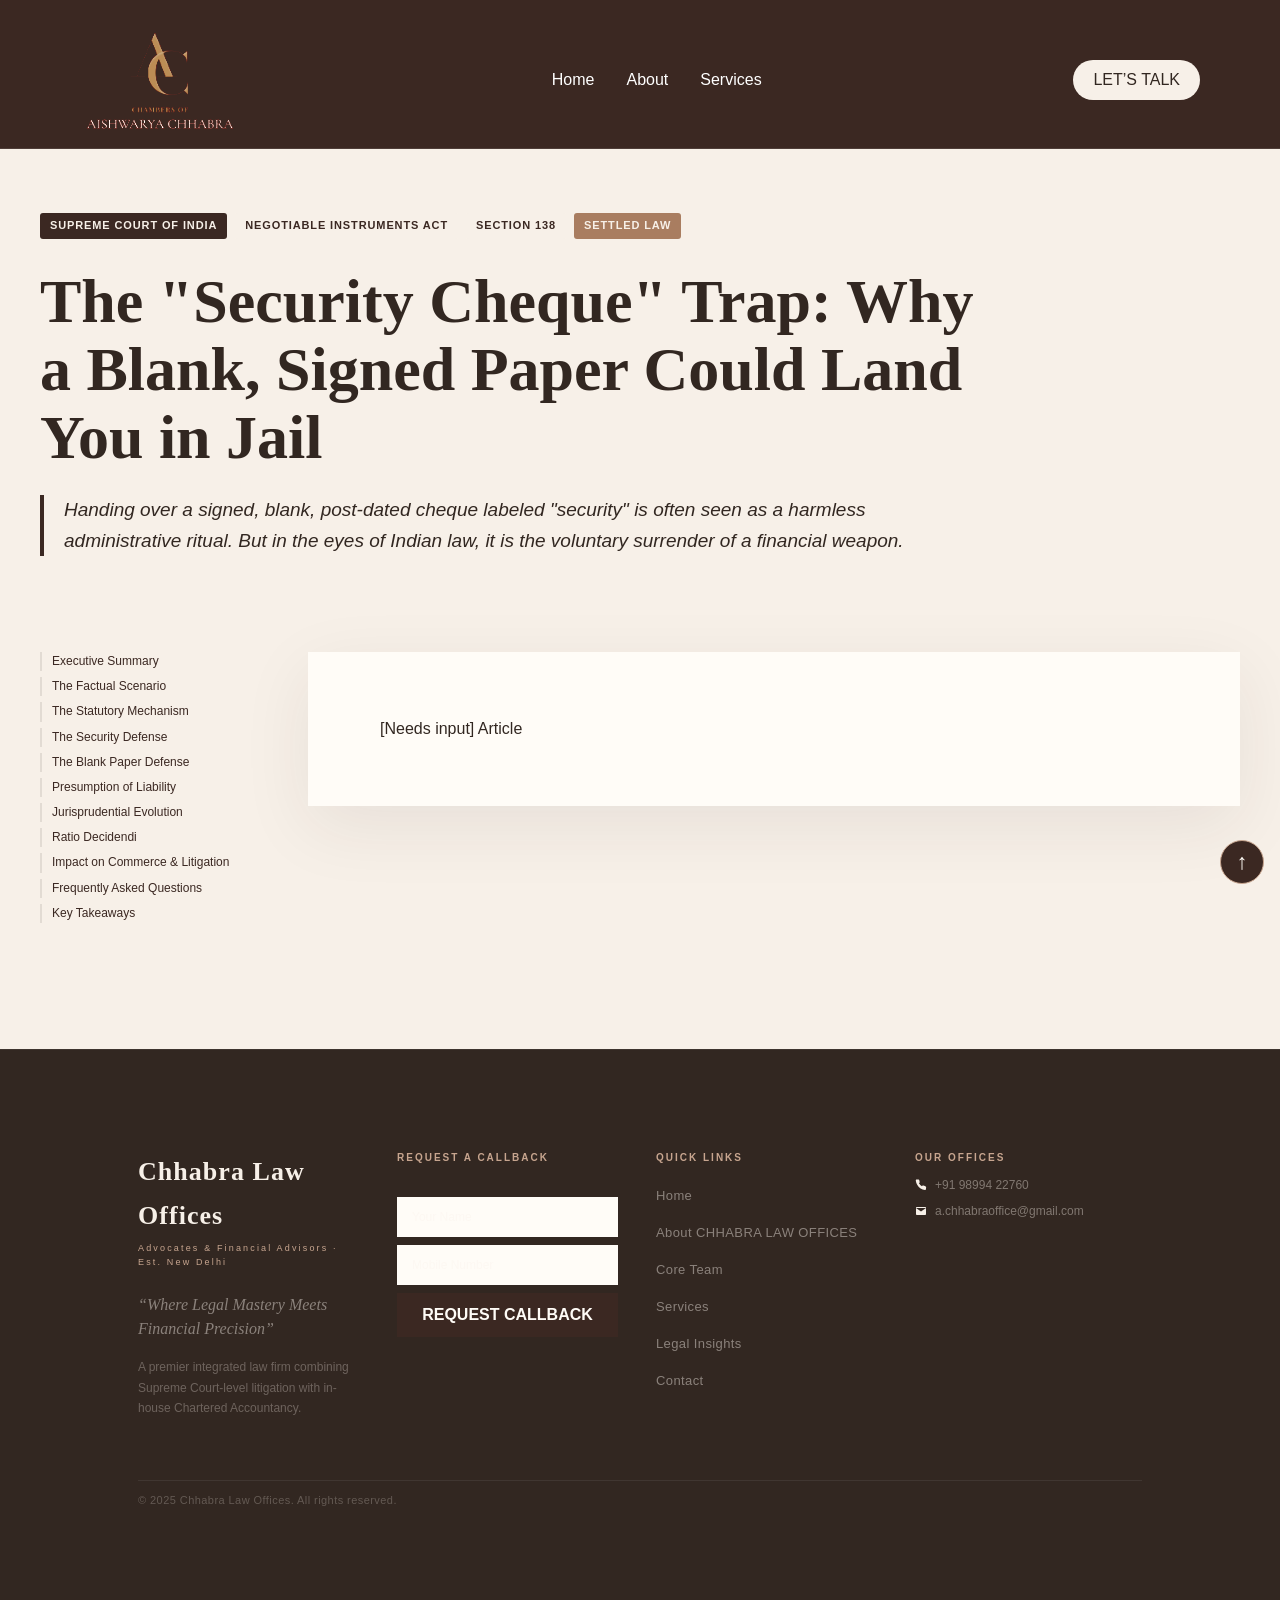
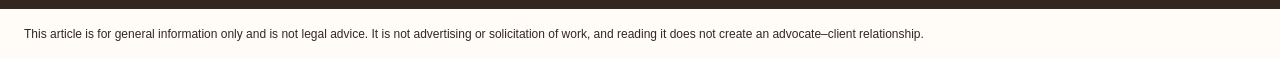
<file: blog/the-security-cheque-trap/index.html>
<!DOCTYPE html><html lang="en" class="jost_3e36cb27-module__GOVEQa__variable cormorant_garamond_97c65d7c-module__KWVokq__variable h-full"><head>
<script data-sclf-anim>document.documentElement.classList.add("sclf-anim-init");setTimeout(function(){document.documentElement.classList.remove("sclf-anim-init")},2500);</script><meta charset="utf-8">
<meta http-equiv="Content-Security-Policy" content="default-src &#39;self&#39; data: blob:; script-src &#39;self&#39; &#39;unsafe-inline&#39; &#39;unsafe-eval&#39;; style-src &#39;self&#39; &#39;unsafe-inline&#39;; img-src &#39;self&#39; data: blob:; font-src &#39;self&#39; data:; media-src &#39;self&#39; data: blob:; connect-src &#39;self&#39;; frame-src &#39;self&#39;; worker-src &#39;self&#39; blob:; form-action &#39;self&#39;">


<meta name="viewport" content="width=device-width, initial-scale=1, viewport-fit=cover"><link rel="stylesheet" href="../../assets/site/_next/static/chunks/3c9st355b9h98.__q189041d8.css" data-precedence="next"><link rel="stylesheet" href="../../assets/site/_next/static/chunks/33ex3e_4hazko.__q189041d8.css" data-precedence="next"><link rel="preload" as="script" fetchpriority="low" href="../../assets/site/_next/static/chunks/0iq1i69206cyl.__q189041d8.js"><title>Chhabra Law Offices</title><meta name="description" content="Personal counsel, carefully argued."><link rel="icon" href="../../assets/chhabra/chambers-logo.jpg"><link rel="stylesheet" href="../../brand/brand.css">
<style data-sclf-ua-colours>:where(button,input,select,textarea){color:var(--sar-color-auto-000000, #322721)}:where(input,select,textarea){background-color:var(--sar-color-auto-ffffff, #f7f0e8)}</style><style data-sclf-logo-fit>img[data-sclf-logo]{object-fit:contain!important;max-height:100%!important}</style><style data-sclf-design>
[data-sclf-d="efq0qmr-7"] { translate: -106.93px -79.98px !important; }
[data-sclf-d="efq0qmr-8"] { z-index: 3 !important; translate: 16.84px 0.34px !important; }
[data-sclf-d="ek4dj05-0"] { isolation: isolate !important; }
[data-sclf-d="ek4dj05-4"] { height: 150px !important; box-sizing: border-box !important; max-height: none !important; min-height: 0 !important; translate: -16px -22px !important; }
[data-sclf-d="ek4dj05-5"] { width: 1061.73px !important; flex-grow: 0 !important; max-width: none !important; min-width: 0 !important; box-sizing: border-box !important; flex-basis: auto !important; translate: 41.28px 0px !important; flex-shrink: 0 !important; }
[data-sclf-d="ek4dj05-6"] { translate: -301.55px 4.08px !important; }
[data-sclf-d="ek4dj05-7"] { translate: 14.83px 0px !important; }
[data-sclf-d="e13vwoh2-8"] { width: 16px !important; height: 860.79px !important; flex-grow: 0 !important; max-width: none !important; min-width: 0 !important; box-sizing: border-box !important; flex-basis: auto !important; max-height: none !important; min-height: 0 !important; translate: -12.94px 0px !important; flex-shrink: 0 !important; }
[data-sclf-d="e13vwoh2-9"] { width: 328.13px !important; height: 729.35px !important; flex-grow: 0 !important; max-width: none !important; min-width: 0 !important; box-sizing: border-box !important; flex-basis: auto !important; max-height: none !important; min-height: 0 !important; text-align: left !important; translate: 1.88px 0px !important; flex-shrink: 0 !important; }
[data-sclf-d="e19ytq50-0"] { height: 2506.85px !important; box-sizing: border-box !important; max-height: none !important; min-height: 0 !important; translate: 0px 0px !important; }
[data-sclf-d="e1ubn6l2-4"] { translate: 7.5px -35.69px !important; }
[data-sclf-d="e1ubn6l2-6"] { height: 161.41px !important; font-size: 17px !important; box-sizing: border-box !important; max-height: none !important; min-height: 0 !important; text-align: left !important; translate: -20.94px 60px !important; font-weight: 700 !important; }
:where([data-sclf-d="e1yey8uv-5"]) { aspect-ratio: 267 / 150; height: auto; }
[data-sclf-d="e1yey8uv-5"] { object-fit: cover !important; translate: 27.99px 0px !important; }
[data-sclf-d="e1yey8uv-6"] { translate: -481.52px 49.5px !important; }
[data-sclf-d="efq0qmr-10"] { width: 233.5px !important; height: auto !important; flex-grow: 0 !important; font-size: 13px !important; max-width: none !important; min-width: 0 !important; text-wrap: wrap !important; align-self: flex-start !important; box-sizing: border-box !important; flex-basis: auto !important; max-height: none !important; min-height: 0 !important; translate: -13.13px 0px !important; flex-shrink: 0 !important; }
[data-sclf-d="ek4dj05-22"] { translate: -35px -2.52px !important; }
[data-sclf-d="ek4dj05-23"] { text-align: center !important; translate: -44.11px -1.06px !important; }
[data-sclf-d="ek4dj05-24"] { translate: 3.89px 2.9px !important; }
[data-sclf-d="ek4dj05-25"] { isolation: isolate !important; }
[data-sclf-d="ek4dj05-26"] { translate: 64.61px 43.98px !important; }
[data-sclf-d="ek4dj05-31"] { translate: 9.72px 0px !important; }
[data-sclf-d="e13vwoh2-16"] { font-size: 13px !important; }
[data-sclf-d="e13vwoh2-18"] { translate: -5.32px 2.99px !important; }
[data-sclf-d="e13vwoh2-19"] { translate: -13.65px -36.8px !important; }
[data-sclf-d="e13vwoh2-20"] { translate: -2.44px 313.55px !important; }
[data-sclf-d="e13vwoh2-23"] { height: 723.61px !important; box-sizing: border-box !important; isolation: isolate !important; max-height: none !important; min-height: 0 !important; text-align: left !important; translate: 0px 0px !important; }
[data-sclf-d="e13vwoh2-28"] { font-size: 14px !important; }
[data-sclf-d="e13vwoh2-30"] { color: #ffffff !important; height: 41.34px !important; box-sizing: border-box !important; max-height: none !important; min-height: 0 !important; translate: -1.55px 4.19px !important; }
[data-sclf-d="e13vwoh2-32"] { translate: -15.21px -257.96px !important; }
[data-sclf-d="e13vwoh2-33"] { text-align: left !important; }
[data-sclf-d="e13vwoh2-40"] { width: 315.11px !important; height: auto !important; flex-grow: 0 !important; font-size: 14px !important; max-width: none !important; min-width: 0 !important; text-wrap: wrap !important; align-self: flex-start !important; box-sizing: border-box !important; flex-basis: auto !important; max-height: none !important; min-height: 0 !important; translate: -12.72px 0px !important; flex-shrink: 0 !important; }
[data-sclf-d="e13vwoh2-42"] { color: #ffffff !important; }
[data-sclf-d="e13vwoh2-44"] { translate: -17.47px 21.99px !important; }
[data-sclf-d="e1ubn6l2-17"] { color: #ffffff !important; translate: 0px 58.03px !important; }
[data-sclf-d="efq0qmr-n3k78r"] { width: 537.37px !important; height: 434px !important; flex-grow: 0 !important; max-width: none !important; min-width: 0 !important; box-sizing: border-box !important; flex-basis: auto !important; max-height: none !important; min-height: 0 !important; translate: 635.61px 39.01px !important; flex-shrink: 0 !important; position: absolute !important; left: 5% !important; top: 10% !important; margin: 0 !important; z-index: 2 !important; }
[data-sclf-layout-section]:has([data-sclf-d="efq0qmr-n3k78r"]) { position: relative; }
[data-sclf-d="efq0qmr-n7brzf"] { width: 553px !important; height: 446px !important; flex-grow: 0 !important; max-width: none !important; min-width: 0 !important; box-sizing: border-box !important; flex-basis: auto !important; max-height: none !important; min-height: 0 !important; translate: -147.92px -88.07px !important; flex-shrink: 0 !important; position: absolute !important; left: 62.97% !important; top: 48.42% !important; margin: 0 !important; z-index: 2 !important; }
[data-sclf-layout-section]:has([data-sclf-d="efq0qmr-n7brzf"]) { position: relative; }
[data-sclf-d="efq0qmr-nwefvf"] { translate: -85.1px 164.11px !important; }
[data-sclf-d="ek4dj05-cgibm2"] { z-index: 1 !important; position: relative !important; translate: 484.35px -629.88px !important; }
[data-sclf-d="ek4dj05-n375ty"] { position: absolute !important; left: 84.89% !important; top: 64.58% !important; margin: 0 !important; width: 15.11% !important; z-index: 2 !important; }
[data-sclf-layout-section]:has([data-sclf-d="ek4dj05-n375ty"]) { position: relative; }
[data-sclf-d="ek4dj05-n5znfk"] { width: 378.98px !important; height: 601.88px !important; z-index: 51 !important; flex-grow: 0 !important; max-width: none !important; min-width: 0 !important; box-sizing: border-box !important; flex-basis: auto !important; max-height: none !important; min-height: 0 !important; translate: -196.44px -263.46px !important; flex-shrink: 0 !important; position: absolute !important; left: 85.29% !important; top: 63.68% !important; margin: 0 !important; }
[data-sclf-layout-section]:has([data-sclf-d="ek4dj05-n5znfk"]) { position: relative; }
[data-sclf-d="ek4dj05-nphr4b"] { width: 203px !important; height: 81px !important; z-index: 51 !important; flex-grow: 0 !important; max-width: none !important; min-width: 0 !important; box-sizing: border-box !important; flex-basis: auto !important; max-height: none !important; min-height: 0 !important; translate: -112.7px -53.05px !important; flex-shrink: 0 !important; position: absolute !important; left: 10.98% !important; top: 6.89% !important; margin: 0 !important; }
[data-sclf-layout-section]:has([data-sclf-d="ek4dj05-nphr4b"]) { position: relative; }
[data-sclf-d="ek4dj05-nw28eu"] { translate: -5.31px -1.41px !important; position: absolute !important; left: 3% !important; top: 3% !important; margin: 0 !important; width: 15% !important; z-index: 2 !important; }
[data-sclf-layout-section]:has([data-sclf-d="ek4dj05-nw28eu"]) { position: relative; }
[data-sclf-d="e13vwoh2-cejnd8"] { z-index: 1 !important; translate: -334.77px -228.16px !important; }
[data-sclf-d="e13vwoh2-n6nnwx"] { translate: -214.84px 149.16px !important; position: absolute !important; left: 34.77% !important; top: 53.81% !important; margin: 0 !important; width: 40% !important; z-index: 2 !important; }
[data-sclf-layout-section]:has([data-sclf-d="e13vwoh2-n6nnwx"]) { position: relative; }
[data-sclf-d="e13vwoh2-n9zyus"] { position: absolute !important; left: 21.54% !important; top: 67.98% !important; margin: 0 !important; width: 40% !important; z-index: 2 !important; }
[data-sclf-layout-section]:has([data-sclf-d="e13vwoh2-n9zyus"]) { position: relative; }
[data-sclf-d="e13vwoh2-na5wgm"] { position: absolute !important; left: 28.75% !important; top: 81.15% !important; margin: 0 !important; width: 40% !important; z-index: 2 !important; }
[data-sclf-layout-section]:has([data-sclf-d="e13vwoh2-na5wgm"]) { position: relative; }
[data-sclf-d="e13vwoh2-nb4wtv"] { color: #ffffff !important; width: 301.15px !important; height: auto !important; flex-grow: 0 !important; font-size: 12px !important; max-width: none !important; min-width: 0 !important; text-wrap: wrap !important; align-self: flex-start !important; box-sizing: border-box !important; flex-basis: auto !important; max-height: none !important; min-height: 0 !important; translate: -86.85px -50.45px !important; flex-shrink: 0 !important; position: absolute !important; left: 19.26% !important; top: 72.32% !important; margin: 0 !important; z-index: 2 !important; }
[data-sclf-layout-section]:has([data-sclf-d="e13vwoh2-nb4wtv"]) { position: relative; }
[data-sclf-d="e13vwoh2-ndjvz9"] { position: absolute !important; left: 21.27% !important; top: 74.49% !important; margin: 0 !important; width: 40% !important; z-index: 2 !important; }
[data-sclf-layout-section]:has([data-sclf-d="e13vwoh2-ndjvz9"]) { position: relative; }
[data-sclf-d="e13vwoh2-neav2e"] { color: var(--sar-color-background) !important; width: 295.53px !important; height: auto !important; flex-grow: 0 !important; font-size: 12px !important; max-width: none !important; min-width: 0 !important; text-wrap: wrap !important; align-self: flex-start !important; box-sizing: border-box !important; flex-basis: auto !important; max-height: none !important; min-height: 0 !important; translate: -80.15px -26.97px !important; flex-shrink: 0 !important; position: absolute !important; left: 18.73% !important; top: 55.51% !important; margin: 0 !important; z-index: 2 !important; }
[data-sclf-layout-section]:has([data-sclf-d="e13vwoh2-neav2e"]) { position: relative; }
[data-sclf-d="e13vwoh2-ng2gi8"] { color: #ffffff !important; width: 276.4px !important; height: auto !important; flex-grow: 0 !important; font-size: 12px !important; max-width: none !important; min-width: 0 !important; text-wrap: wrap !important; align-self: flex-start !important; box-sizing: border-box !important; flex-basis: auto !important; max-height: none !important; min-height: 0 !important; translate: -113.88px -45.49px !important; flex-shrink: 0 !important; position: absolute !important; left: 21.4% !important; top: 75.78% !important; margin: 0 !important; z-index: 2 !important; }
[data-sclf-layout-section]:has([data-sclf-d="e13vwoh2-ng2gi8"]) { position: relative; }
[data-sclf-d="e13vwoh2-ngtbnb"] { translate: -70.76px 131.51px !important; position: absolute !important; left: 17.66% !important; top: 63.44% !important; margin: 0 !important; width: 40% !important; z-index: 2 !important; }
[data-sclf-layout-section]:has([data-sclf-d="e13vwoh2-ngtbnb"]) { position: relative; }
[data-sclf-d="e13vwoh2-njadch"] { color: #ffffff !important; width: 298.64px !important; height: auto !important; flex-grow: 0 !important; font-size: 12px !important; max-width: none !important; min-width: 0 !important; text-wrap: wrap !important; align-self: flex-start !important; box-sizing: border-box !important; flex-basis: auto !important; max-height: none !important; min-height: 0 !important; translate: -81.8px -49.46px !important; flex-shrink: 0 !important; position: absolute !important; left: 18.86% !important; top: 64.88% !important; margin: 0 !important; z-index: 2 !important; }
[data-sclf-layout-section]:has([data-sclf-d="e13vwoh2-njadch"]) { position: relative; }
[data-sclf-d="e13vwoh2-nkits5"] { color: var(--sar-color-background) !important; width: 299px !important; height: auto !important; flex-grow: 0 !important; font-size: 12px !important; max-width: none !important; min-width: 0 !important; text-wrap: wrap !important; align-self: flex-start !important; box-sizing: border-box !important; flex-basis: auto !important; max-height: none !important; min-height: 0 !important; translate: -43.01px -57.33px !important; flex-shrink: 0 !important; position: absolute !important; left: 15.79% !important; top: 61.99% !important; margin: 0 !important; z-index: 2 !important; }
[data-sclf-layout-section]:has([data-sclf-d="e13vwoh2-nkits5"]) { position: relative; }
[data-sclf-d="e13vwoh2-nndxec"] { position: absolute !important; left: 27.42% !important; top: 80.9% !important; margin: 0 !important; width: 40% !important; z-index: 2 !important; }
[data-sclf-layout-section]:has([data-sclf-d="e13vwoh2-nndxec"]) { position: relative; }
[data-sclf-d="e13vwoh2-nxxbfq"] { color: #ffffff !important; width: 312.4px !important; height: auto !important; flex-grow: 0 !important; font-size: 12px !important; max-width: none !important; min-width: 0 !important; text-wrap: wrap !important; align-self: flex-start !important; box-sizing: border-box !important; flex-basis: auto !important; max-height: none !important; min-height: 0 !important; translate: -54.75px -79.53px !important; flex-shrink: 0 !important; position: absolute !important; left: 16.72% !important; top: 70.93% !important; margin: 0 !important; z-index: 2 !important; }
[data-sclf-layout-section]:has([data-sclf-d="e13vwoh2-nxxbfq"]) { position: relative; }
[data-sclf-d="e1ubn6l2-n3yfd6"] { translate: -129.66px -46.91px !important; position: absolute !important; left: 73.8% !important; top: 72.98% !important; margin: 0 !important; width: 26.2% !important; z-index: 2 !important; }
[data-sclf-layout-section]:has([data-sclf-d="e1ubn6l2-n3yfd6"]) { position: relative; }
[data-sclf-d="e1ubn6l2-nkypga"] { color: rgb(128, 46, 55) !important; width: 595.62px !important; height: auto !important; flex-grow: 0 !important; font-size: 17px !important; max-width: none !important; min-width: 0 !important; text-wrap: wrap !important; align-self: flex-start !important; box-sizing: border-box !important; flex-basis: auto !important; max-height: none !important; min-height: 0 !important; text-align: left !important; translate: -750.49px -106.07px !important; flex-shrink: 0 !important; font-weight: 700 !important; position: absolute !important; left: 91.98% !important; top: 49.33% !important; margin: 0 !important; z-index: 2 !important; }
[data-sclf-layout-section]:has([data-sclf-d="e1ubn6l2-nkypga"]) { position: relative; }
[data-sclf-d="e1ubn6l2-ntbbsn"] { color: var(--sar-color-accent) !important; width: 582.2px !important; height: auto !important; flex-grow: 0 !important; max-width: none !important; min-width: 0 !important; text-wrap: wrap !important; align-self: flex-start !important; box-sizing: border-box !important; flex-basis: auto !important; max-height: none !important; min-height: 0 !important; translate: -693.75px -262.21px !important; flex-shrink: 0 !important; font-weight: 700 !important; position: absolute !important; left: 91.98% !important; top: 79.18% !important; margin: 0 !important; z-index: 2 !important; }
[data-sclf-layout-section]:has([data-sclf-d="e1ubn6l2-ntbbsn"]) { position: relative; }
[data-sclf-d="e1yey8uv-n9i4nn"] { translate: -219.29px -314.32px !important; position: absolute !important; left: 28.62% !important; top: 27.2% !important; margin: 0 !important; width: 40% !important; z-index: 2 !important; }
[data-sclf-layout-section]:has([data-sclf-d="e1yey8uv-n9i4nn"]) { position: relative; }
@media (max-width: 1024px) {
[data-sclf-d="ek4dj05-cgibm2"] { z-index: 1 !important; }
[data-sclf-d="ek4dj05-n5znfk"] { z-index: 51 !important; }
[data-sclf-d="ek4dj05-nphr4b"] { z-index: 51 !important; }
[data-sclf-d="e13vwoh2-cejnd8"] { z-index: 1 !important; }
}
@media (max-width: 640px) {
[data-sclf-d="efq0qmr-n3k78r"] { position: relative !important; left: auto !important; top: auto !important; width: auto !important; max-width: 100% !important; }
[data-sclf-d="efq0qmr-n7brzf"] { position: relative !important; left: auto !important; top: auto !important; width: auto !important; max-width: 100% !important; }
[data-sclf-d="ek4dj05-cgibm2"] { z-index: 1 !important; }
[data-sclf-d="ek4dj05-n375ty"] { position: relative !important; left: auto !important; top: auto !important; width: auto !important; max-width: 100% !important; }
[data-sclf-d="ek4dj05-n5znfk"] { position: relative !important; left: auto !important; top: auto !important; width: auto !important; max-width: 100% !important; }
[data-sclf-d="ek4dj05-n5znfk"] { z-index: 51 !important; }
[data-sclf-d="ek4dj05-nphr4b"] { position: relative !important; left: auto !important; top: auto !important; width: auto !important; max-width: 100% !important; }
[data-sclf-d="ek4dj05-nphr4b"] { z-index: 51 !important; }
[data-sclf-d="ek4dj05-nw28eu"] { position: relative !important; left: auto !important; top: auto !important; width: auto !important; max-width: 100% !important; }
[data-sclf-d="e13vwoh2-cejnd8"] { z-index: 1 !important; }
[data-sclf-d="e13vwoh2-n6nnwx"] { position: relative !important; left: auto !important; top: auto !important; width: auto !important; max-width: 100% !important; }
[data-sclf-d="e13vwoh2-n9zyus"] { position: relative !important; left: auto !important; top: auto !important; width: auto !important; max-width: 100% !important; }
[data-sclf-d="e13vwoh2-na5wgm"] { position: relative !important; left: auto !important; top: auto !important; width: auto !important; max-width: 100% !important; }
[data-sclf-d="e13vwoh2-nb4wtv"] { position: relative !important; left: auto !important; top: auto !important; width: auto !important; max-width: 100% !important; }
[data-sclf-d="e13vwoh2-ndjvz9"] { position: relative !important; left: auto !important; top: auto !important; width: auto !important; max-width: 100% !important; }
[data-sclf-d="e13vwoh2-neav2e"] { position: relative !important; left: auto !important; top: auto !important; width: auto !important; max-width: 100% !important; }
[data-sclf-d="e13vwoh2-ng2gi8"] { position: relative !important; left: auto !important; top: auto !important; width: auto !important; max-width: 100% !important; }
[data-sclf-d="e13vwoh2-ngtbnb"] { position: relative !important; left: auto !important; top: auto !important; width: auto !important; max-width: 100% !important; }
[data-sclf-d="e13vwoh2-njadch"] { position: relative !important; left: auto !important; top: auto !important; width: auto !important; max-width: 100% !important; }
[data-sclf-d="e13vwoh2-nkits5"] { position: relative !important; left: auto !important; top: auto !important; width: auto !important; max-width: 100% !important; }
[data-sclf-d="e13vwoh2-nndxec"] { position: relative !important; left: auto !important; top: auto !important; width: auto !important; max-width: 100% !important; }
[data-sclf-d="e13vwoh2-nxxbfq"] { position: relative !important; left: auto !important; top: auto !important; width: auto !important; max-width: 100% !important; }
[data-sclf-d="e1ubn6l2-n3yfd6"] { position: relative !important; left: auto !important; top: auto !important; width: auto !important; max-width: 100% !important; }
[data-sclf-d="e1ubn6l2-nkypga"] { position: relative !important; left: auto !important; top: auto !important; width: auto !important; max-width: 100% !important; }
[data-sclf-d="e1ubn6l2-ntbbsn"] { position: relative !important; left: auto !important; top: auto !important; width: auto !important; max-width: 100% !important; }
[data-sclf-d="e1yey8uv-n9i4nn"] { position: relative !important; left: auto !important; top: auto !important; width: auto !important; max-width: 100% !important; }
}
html.sclf-anim-init [data-sclf-d="e1ubn6l2-6"], html.sclf-anim-init [data-sclf-d="ek4dj05-n5znfk"], html.sclf-anim-init [data-sclf-d="e1ubn6l2-nkypga"], html.sclf-anim-init [data-sclf-d="e1ubn6l2-ntbbsn"] { visibility: hidden; }
</style>
<style data-sclf-navigation-style>[data-sclf-navigation],.sclf-navigation-links{display:flex!important;flex-wrap:wrap!important;align-items:center!important;justify-content:var(--sclf-nav-align,flex-start)!important;gap:var(--sclf-nav-gap,8px)!important;visibility:visible!important;opacity:1!important;height:auto!important;max-height:none!important;overflow:visible!important;pointer-events:auto!important;min-width:0;max-width:100%!important;box-sizing:border-box;list-style:none;margin:0;padding:0}
[data-sclf-navigation]{font-size:var(--sclf-nav-font,16px)!important}
[data-sclf-navigation]>.sclf-navigation-item{display:block!important;margin:0!important;padding:0!important;list-style:none!important}
[data-sclf-navigation] .sclf-navigation-link{display:inline-flex!important;align-items:center;min-height:40px;padding:8px 12px!important;white-space:nowrap;color:inherit!important;font:inherit!important;text-decoration:none!important;pointer-events:auto!important;cursor:pointer!important}
[data-sclf-navigation] .sclf-navigation-link:hover,[data-sclf-navigation] .sclf-navigation-link:focus-visible{text-decoration:underline!important;text-underline-offset:4px}
[data-sclf-layout-section]{scroll-margin-top:96px}
[data-sclf-navigation-anchor]{position:relative}
@media(prefers-reduced-motion:no-preference){html{scroll-behavior:smooth}}</style>
</head><body id="page-top" class="min-h-full flex flex-col bg-white"><div hidden=""></div><div class="min-h-screen bg-[#f8f3eb] text-[#1a1a1a]"><header class="sticky top-0 z-50 border-b border-white/10 bg-[#6b1f2a]" data-sar-section="blog-the-security-cheque-trap/s01-navigation" data-sar-type="navigation" data-sclf-layout-section="s01-navigation" id="sclf-section-1f6cs0m"><div class="mx-auto flex w-full max-w-[1570px] items-center justify-between px-5 py-4 sm:px-8 md:px-12 lg:px-20"><a class="inline-flex items-center" href="../../index.html"><span class="header-logo"><img src="../../assets/chhabra/chambers-logo.jpg" alt="Chambers of Aishwarya Chhabra" width="1178" height="1100"></span></a><nav class="inner-page-nav items-center gap-5 md:flex" data-sclf-navigation="" style=";--sclf-nav-gap:8px;--sclf-nav-font:16px;--sclf-nav-align:center;color:#ffffff!important;" id="site-navigation"><a class="sclf-navigation-link" data-sclf-navigation-item="slot-1" href="../../index.html">Home</a><a class="sclf-navigation-link" data-sclf-navigation-item="slot-2" href="../../index.html#team">About</a><a class="sclf-navigation-link" data-sclf-navigation-item="slot-3" href="../../index.html#services">Services</a><a class="mobile-nav-appointment rounded-full bg-[#f9f5ea] px-5 py-2.5 font-jost text-sm font-normal uppercase tracking-[-0.54px] text-[#1a1a1a] transition-all duration-200 hover:bg-white" href="../../index.html#contact">LET’S TALK</a></nav><button type="button" class="mobile-nav-toggle" aria-controls="site-navigation" aria-expanded="false" aria-label="Open navigation" hidden>Menu</button><a class="desktop-nav-appointment rounded-full bg-[#f9f5ea] px-5 py-2.5 font-jost text-sm font-normal uppercase tracking-[-0.54px] text-[#1a1a1a] transition-all duration-200 hover:bg-white" href="../../index.html#contact">LET’S TALK</a></div></header>
<div class="w-full" data-sar-section="blog-the-security-cheque-trap/s02-faq" data-sar-type="faq" data-sclf-layout-section="s02-faq" id="sclf-section-to95nx"><main class="BlogArticle-module__iFhOjW__page"><header class="BlogArticle-module__iFhOjW__header"><div class="BlogArticle-module__iFhOjW__tagStrip"><span class="BlogArticle-module__iFhOjW__tag BlogArticle-module__iFhOjW__tagCourt">Supreme Court of India</span><span class="BlogArticle-module__iFhOjW__tag">Negotiable Instruments Act</span><span class="BlogArticle-module__iFhOjW__tag">Section 138</span><span class="BlogArticle-module__iFhOjW__tag BlogArticle-module__iFhOjW__tagStatusYes">Settled Law</span></div><h1>The &quot;Security Cheque&quot; Trap: Why a Blank, Signed Paper Could Land You in Jail</h1><p class="BlogArticle-module__iFhOjW__articleDeck">Handing over a signed, blank, post-dated cheque labeled &quot;security&quot; is often seen as a harmless administrative ritual. But in the eyes of Indian law, it is the voluntary surrender of a financial weapon.</p></header><div class="BlogArticle-module__iFhOjW__layout"><nav class="BlogArticle-module__iFhOjW__toc" aria-label=""><ul><li><a href="#executive-summary">Executive Summary</a></li><li><a href="#factual-scenario">The Factual Scenario</a></li><li><a href="#statutory-mechanism">The Statutory Mechanism</a></li><li><a href="#security-defense">The Security Defense</a></li><li><a href="#blank-paper-defense">The Blank Paper Defense</a></li><li><a href="#presumption-liability">Presumption of Liability</a></li><li><a href="#jurisprudential-evolution">Jurisprudential Evolution</a></li><li><a href="#ratio-decidendi">Ratio Decidendi</a></li><li><a href="#impact-on-practice">Impact on Commerce &amp; Litigation</a></li><li><a href="#frequently-asked-questions">Frequently Asked Questions</a></li><li><a href="#key-takeaways">Key Takeaways</a></li></ul></nav><article class="BlogArticle-module__iFhOjW__articleBody"><p>[Needs input] Article</p></article></div></main></div>
<footer class="relative flex w-full flex-col border-t border-white/[0.06] bg-[#111] px-5 sm:px-8 md:px-16 lg:px-[138px] py-14 md:py-[100px] mx-auto overflow-hidden" data-sar-section="blog-the-security-cheque-trap/s03-footer" data-sar-type="footer" data-sclf-layout-section="s03-footer" id="sclf-section-ffux79"><div class="flex w-full flex-col gap-10 md:gap-[61px]"><div class="grid grid-cols-1 sm:grid-cols-2 lg:grid-cols-4 gap-10 md:gap-8"><div data-reveal="true" class="sm:col-span-2 lg:col-span-1 max-w-[318px]" style="translate: none; rotate: none; scale: none; transform: translate(0px, 0px); opacity: 1;"><p class="font-cormorant text-[22px] md:text-[26px] font-semibold leading-[44.2px] tracking-[1.04px] text-white">Chhabra Law Offices</p><p class="mt-1 font-jost text-[9px] tracking-[2.16px] text-[#b8935a]">Advocates &amp; Financial Advisors · Est. New Delhi</p><p class="mt-6 font-cormorant text-base italic leading-6 text-white/45">“Where Legal Mastery Meets Financial Precision”</p><p class="mt-4 font-jost text-xs font-light leading-[20.4px] text-white/30">A premier integrated law firm combining Supreme Court-level litigation with in-house Chartered Accountancy.</p></div><div data-reveal="true" class="w-full lg:w-[221px]" style="translate: none; rotate: none; scale: none; transform: translate(0px, 0px); opacity: 1;"><p class="font-jost text-[10px] font-semibold uppercase tracking-[2px] text-[#b8935a]">Request a Callback</p><input type="text" placeholder="Your Name" class="input-gold mt-6 md:mt-8 block h-10 w-full border border-white/10 bg-white/[0.05] px-3.5 font-jost text-xs text-white placeholder:text-white/25"><input type="tel" placeholder="Mobile Number" class="input-gold mt-2 block h-10 w-full border border-white/10 bg-white/[0.05] px-3.5 font-jost text-xs text-white placeholder:text-white/25"><button type="button" class="callback-button">Request Callback</button></div><div data-reveal="true" style="translate: none; rotate: none; scale: none; transform: translate(0px, 0px); opacity: 1;"><p class="font-jost text-[10px] font-semibold uppercase tracking-[2px] text-[#b8935a]">Quick Links</p><ul class="mt-5 space-y-[15px] font-jost text-[13px] font-light leading-[22.1px] tracking-[0.39px] text-white/45"><li><a class="transition-colors duration-200 hover:text-white/70" href="#">Home</a></li><li><a class="transition-colors duration-200 hover:text-white/70" href="#about-us">About CHHABRA LAW OFFICES</a></li><li><a class="transition-colors duration-200 hover:text-white/70" href="#team">Core Team</a></li><li><a class="transition-colors duration-200 hover:text-white/70" href="#services">Services</a></li><li><a class="transition-colors duration-200 hover:text-white/70" href="#blogs">Legal Insights</a></li><li><a class="transition-colors duration-200 hover:text-white/70" href="#contact">Contact</a></li></ul></div><div data-reveal="true" style="translate: none; rotate: none; scale: none; transform: translate(0px, 0px); opacity: 1;"><p class="font-jost text-[10px] font-semibold uppercase tracking-[2px] text-[#b8935a]">Our Offices</p><div class="footer-office-links"><div class="mt-2 flex items-center gap-2"><img alt="" loading="lazy" width="12" height="12" decoding="async" data-nimg="1" style="color:transparent" src="../../assets/site/images/footer-phone.__q189041d8.svg"><a href="tel:+919899422760" class="font-jost text-xs font-light text-white/40 transition-colors hover:text-white/60">+91 98994 22760</a></div><div class="mt-2 flex items-center gap-2"><img alt="" loading="lazy" width="12" height="12" decoding="async" data-nimg="1" style="color:transparent" src="../../assets/site/images/footer-email.__q189041d8.svg"><a href="mailto:a.chhabraoffice@gmail.com" class="font-jost text-xs font-light text-white/40 break-all transition-colors hover:text-white/60">a.chhabraoffice@gmail.com</a></div></div></div></div><div data-reveal="true" class="border-t border-white/[0.07] pt-2.5" style="translate: none; rotate: none; scale: none; transform: translate(0px, 0px); opacity: 1;"><div class="flex flex-col sm:flex-row items-start sm:items-center justify-between gap-2 font-jost text-[11px] font-light leading-[18.7px]"><p class="tracking-[0.44px] text-white/25">© 2025 Chhabra Law Offices. All rights reserved.</p><p class="text-white/20"></p></div></div></div></footer>
</div><next-route-announcer style="position: absolute;"></next-route-announcer><aside data-sclf-disclaimer style="padding:16px 24px;font-size:12px;line-height:1.5;color:var(--sar-color-auto-000000, #322721);background-color:var(--sar-color-auto-ffffff, #f7f0e8)">This article is for general information only and is not legal advice. It is not advertising or solicitation of work, and reading it does not create an advocate–client relationship.</aside><script data-sclf-anim>/* Animate.css v4.1.1 — https://animate.style/
The MIT License (MIT)

Copyright (c) 2020 Daniel Eden

Permission is hereby granted, free of charge, to any person obtaining a copy
of this software and associated documentation files (the "Software"), to deal
in the Software without restriction, including without limitation the rights
to use, copy, modify, merge, publish, distribute, sublicense, and/or sell
copies of the Software, and to permit persons to whom the Software is
furnished to do so, subject to the following conditions:

The above copyright notice and this permission notice shall be included in all
copies or substantial portions of the Software.

THE SOFTWARE IS PROVIDED "AS IS", WITHOUT WARRANTY OF ANY KIND, EXPRESS OR
IMPLIED, INCLUDING BUT NOT LIMITED TO THE WARRANTIES OF MERCHANTABILITY,
FITNESS FOR A PARTICULAR PURPOSE AND NONINFRINGEMENT. IN NO EVENT SHALL THE
AUTHORS OR COPYRIGHT HOLDERS BE LIABLE FOR ANY CLAIM, DAMAGES OR OTHER
LIABILITY, WHETHER IN AN ACTION OF CONTRACT, TORT OR OTHERWISE, ARISING FROM,
OUT OF OR IN CONNECTION WITH THE SOFTWARE OR THE USE OR OTHER DEALINGS IN THE
SOFTWARE. */
/* MIT License
Copyright (c) 2026 SCL Studio

Permission is hereby granted, free of charge, to any person obtaining a copy
of this software and associated documentation files (the "Software"), to deal
in the Software without restriction, including without limitation the rights
to use, copy, modify, merge, publish, distribute, sublicense, and/or sell
copies of the Software, and to permit persons to whom the Software is
furnished to do so, subject to the following conditions:

The above copyright notice and this permission notice shall be included in all
copies or substantial portions of the Software.

THE SOFTWARE IS PROVIDED "AS IS", WITHOUT WARRANTY OF ANY KIND, EXPRESS OR
IMPLIED, INCLUDING BUT NOT LIMITED TO THE WARRANTIES OF MERCHANTABILITY,
FITNESS FOR A PARTICULAR PURPOSE AND NONINFRINGEMENT. IN NO EVENT SHALL THE
AUTHORS OR COPYRIGHT HOLDERS BE LIABLE FOR ANY CLAIM, DAMAGES OR OTHER
LIABILITY, WHETHER IN AN ACTION OF CONTRACT, TORT OR OTHERWISE, ARISING FROM,
OUT OF OR IN CONNECTION WITH THE SOFTWARE OR THE USE OR OTHER DEALINGS IN THE
SOFTWARE. */
window.__SCLF_ANIM__={"smoothScroll":false,"elements":{"e1ubn6l2-6":{"entrance":{"preserveTransform":true,"frames":[{"opacity":0,"transform":"translateY(28px)","easing":"cubic-bezier(0.16,1,0.3,1)"},{"opacity":1,"transform":"translateY(0px)"}],"duration":1000,"delay":0,"easing":"linear","trigger":"scroll","stagger":0,"replay":false}},"ek4dj05-n5znfk":{"entrance":{"preserveTransform":true,"frames":[{"opacity":0,"transform":"translateY(28px)","easing":"cubic-bezier(0.16,1,0.3,1)"},{"opacity":1,"transform":"translateY(0px)"}],"duration":1000,"delay":0,"easing":"linear","trigger":"load","stagger":0,"replay":false}},"e1ubn6l2-nkypga":{"entrance":{"preserveTransform":true,"frames":[{"opacity":0,"transform":"translateY(28px)","easing":"cubic-bezier(0.16,1,0.3,1)"},{"opacity":1,"transform":"translateY(0px)"}],"duration":1000,"delay":0,"easing":"linear","trigger":"scroll","stagger":0,"replay":false}},"e1ubn6l2-ntbbsn":{"entrance":{"preserveTransform":true,"frames":[{"opacity":0,"transform":"translateY(28px)","easing":"cubic-bezier(0.16,1,0.3,1)"},{"opacity":1,"transform":"translateY(0px)"}],"duration":1000,"delay":0,"easing":"linear","trigger":"scroll","stagger":0,"replay":false}}}};</script>
<script data-sclf-anim>(function () {
  "use strict";
  var cfg = window.__SCLF_ANIM__ || { elements: {} };
  var root = document.documentElement;
  var done = function () { root.classList.remove("sclf-anim-init"); };
  var reduced = window.matchMedia && window.matchMedia("(prefers-reduced-motion: reduce)").matches;
  if (reduced || !Element.prototype.animate) { done(); return; }
  function $all(id) { return Array.prototype.slice.call(document.querySelectorAll('[data-sclf-d="' + id + '"]')); }
  function split(el, mode) {
    var out = [], nodes = [], w = document.createTreeWalker(el, 4), n;
    while ((n = w.nextNode())) if (n.nodeValue.trim()) nodes.push(n);
    nodes.forEach(function (node) {
      var frag = document.createDocumentFragment();
      node.nodeValue.split(/(\s+)/).forEach(function (part) {
        if (!part) return;
        if (/^\s+$/.test(part)) { frag.appendChild(document.createTextNode(part)); return; }
        var word = document.createElement("span"); word.style.display = "inline-block";
        if (mode === "chars") Array.from(part).forEach(function (ch) { var c = document.createElement("span"); c.style.display = "inline-block"; c.textContent = ch; word.appendChild(c); out.push(c); });
        else { word.textContent = part; out.push(word); }
        frag.appendChild(word);
      });
      node.parentNode.replaceChild(frag, node);
    });
    return out;
  }
  var scrubs = [], parallax = [], io = null;
  function prep(targets, a) {
    return targets.map(function (t, i) {
      var base = a.preserveTransform ? getComputedStyle(t).transform : "none";
      var frames = !base || base === "none" ? a.frames : a.frames.map(function (f) { return Object.assign({}, f, f.transform ? { transform: base + (f.transform === "none" ? "" : " " + f.transform) } : {}); });
      var anim = t.animate(frames, { duration: a.duration, delay: a.delay + i * (a.stagger || 0), easing: a.easing, fill: "both" });
      anim.pause(); anim.currentTime = 0; return anim;
    });
  }
  function watch(el, anims, a) {
    if (a.trigger === "load") { anims.forEach(function (x) { x.play(); }); return; }
    if (a.trigger === "scrub") { anims.forEach(function (x) { x.pause(); }); scrubs.push({ el: el, anims: anims, a: a }); return; }
    if (!io) io = new IntersectionObserver(function (entries) {
      entries.forEach(function (en) {
        var rec = en.target.__sclf; if (!rec) return;
        if (en.isIntersecting) rec.forEach(function (r) { if (r.played && !r.a.replay) return; r.played = true; r.anims.forEach(function (x) { x.playbackRate = 1; x.play(); }); });
        else rec.forEach(function (r) { if (r.a.replay && en.boundingClientRect.top > 0) r.anims.forEach(function (x) { x.pause(); x.currentTime = 0; }); });
      });
    }, { rootMargin: "0px 0px -12% 0px", threshold: 0.1 });
    (el.__sclf = el.__sclf || []).push({ anims: anims, a: a });
    io.observe(el);
  }
  Object.keys(cfg.elements || {}).forEach(function (id) {
    var c = cfg.elements[id];
    $all(id).forEach(function (el) {
      try {
        if (c.text) {
          var spans = split(el, c.text.split);
          watch(el, prep(spans, c.text), c.text);
        } else if (c.entrance) {
          var e = c.entrance, targets = e.svgPath ? (el.tagName.toLowerCase() === "path" ? [el] : Array.prototype.slice.call(el.querySelectorAll("path"))) : e.stagger ? Array.prototype.slice.call(el.children) : [el];
          if (e.svgPath && targets.length !== 1) return;
          if (!targets.length) targets = [el];
          watch(el, prep(targets, e), e);
        }
        if (c.loop) el.animate(c.loop.frames, { duration: c.loop.duration, delay: c.loop.delay, easing: c.loop.easing, iterations: Infinity, direction: c.loop.alternate ? "alternate" : "normal", composite: "add" });
        if (c.parallax) parallax.push({ el: el, p: c.parallax });
      } catch (err) { /* never break the page */ }
    });
  });
  done();
  var vh = window.innerHeight, ticking = false;
  function frame() {
    ticking = false; vh = window.innerHeight;
    scrubs.forEach(function (s) {
      var r = s.el.getBoundingClientRect(), start = vh * 0.85, end = vh * 0.35;
      var p = Math.min(1, Math.max(0, (start - r.top) / (start - end)));
      s.anims.forEach(function (x, i) { var total = s.a.duration + i * (s.a.stagger || 0); x.currentTime = p * (total + s.a.delay); });
    });
    parallax.forEach(function (o) {
      var r = o.el.getBoundingClientRect(), off = (r.top + r.height / 2 - vh / 2) * o.p.speed * -0.35;
      if (o.p.mode === "background") o.el.style.backgroundPositionY = "calc(50% + " + off.toFixed(1) + "px)";
      else o.el.style.translate = "0 " + off.toFixed(1) + "px";
    });
  }
  function onScroll() { if (!ticking) { ticking = true; requestAnimationFrame(frame); } }
  if (scrubs.length || parallax.length) { window.addEventListener("scroll", onScroll, { passive: true }); window.addEventListener("resize", onScroll); frame(); }
  if (cfg.smoothScroll && typeof window.Lenis === "function") {
    try { window.__sclfLenis = new window.Lenis({ autoRaf: true, anchors: true, lerp: 0.1 }); } catch (err) { /* keep native scrolling */ }
  } else if (cfg.smoothScroll && window.matchMedia("(pointer: fine)").matches) {
    var target = window.scrollY, cur = target, running = false;
    function scrollable(node) {
      for (; node && node !== document.body && node !== root; node = node.parentElement) {
        var s = getComputedStyle(node);
        if (/(auto|scroll)/.test(s.overflowY) && node.scrollHeight > node.clientHeight) return true;
      }
      return false;
    }
    function step() {
      cur += (target - cur) * 0.12;
      if (Math.abs(target - cur) < 0.5) { cur = target; running = false; }
      window.scrollTo(0, cur);
      if (running) requestAnimationFrame(step);
    }
    window.addEventListener("wheel", function (e) {
      if (e.ctrlKey || e.defaultPrevented || scrollable(e.target)) return;
      e.preventDefault();
      if (!running) { cur = window.scrollY; target = cur; }
      var max = document.documentElement.scrollHeight - vh;
      target = Math.max(0, Math.min(max, target + e.deltaY * (e.deltaMode === 1 ? 32 : 1)));
      if (!running) { running = true; requestAnimationFrame(step); }
    }, { passive: false });
    window.addEventListener("scroll", function () { if (!running) { cur = target = window.scrollY; } }, { passive: true });
  }
})();</script>
<script src="../../runtime/navigation.js" defer></script>
<a class="back-to-top" href="#page-top" aria-label="Back to top">&#8593;</a>
<script src="../../runtime/scroll-reveal.js" defer></script>
</body></html>
</file>
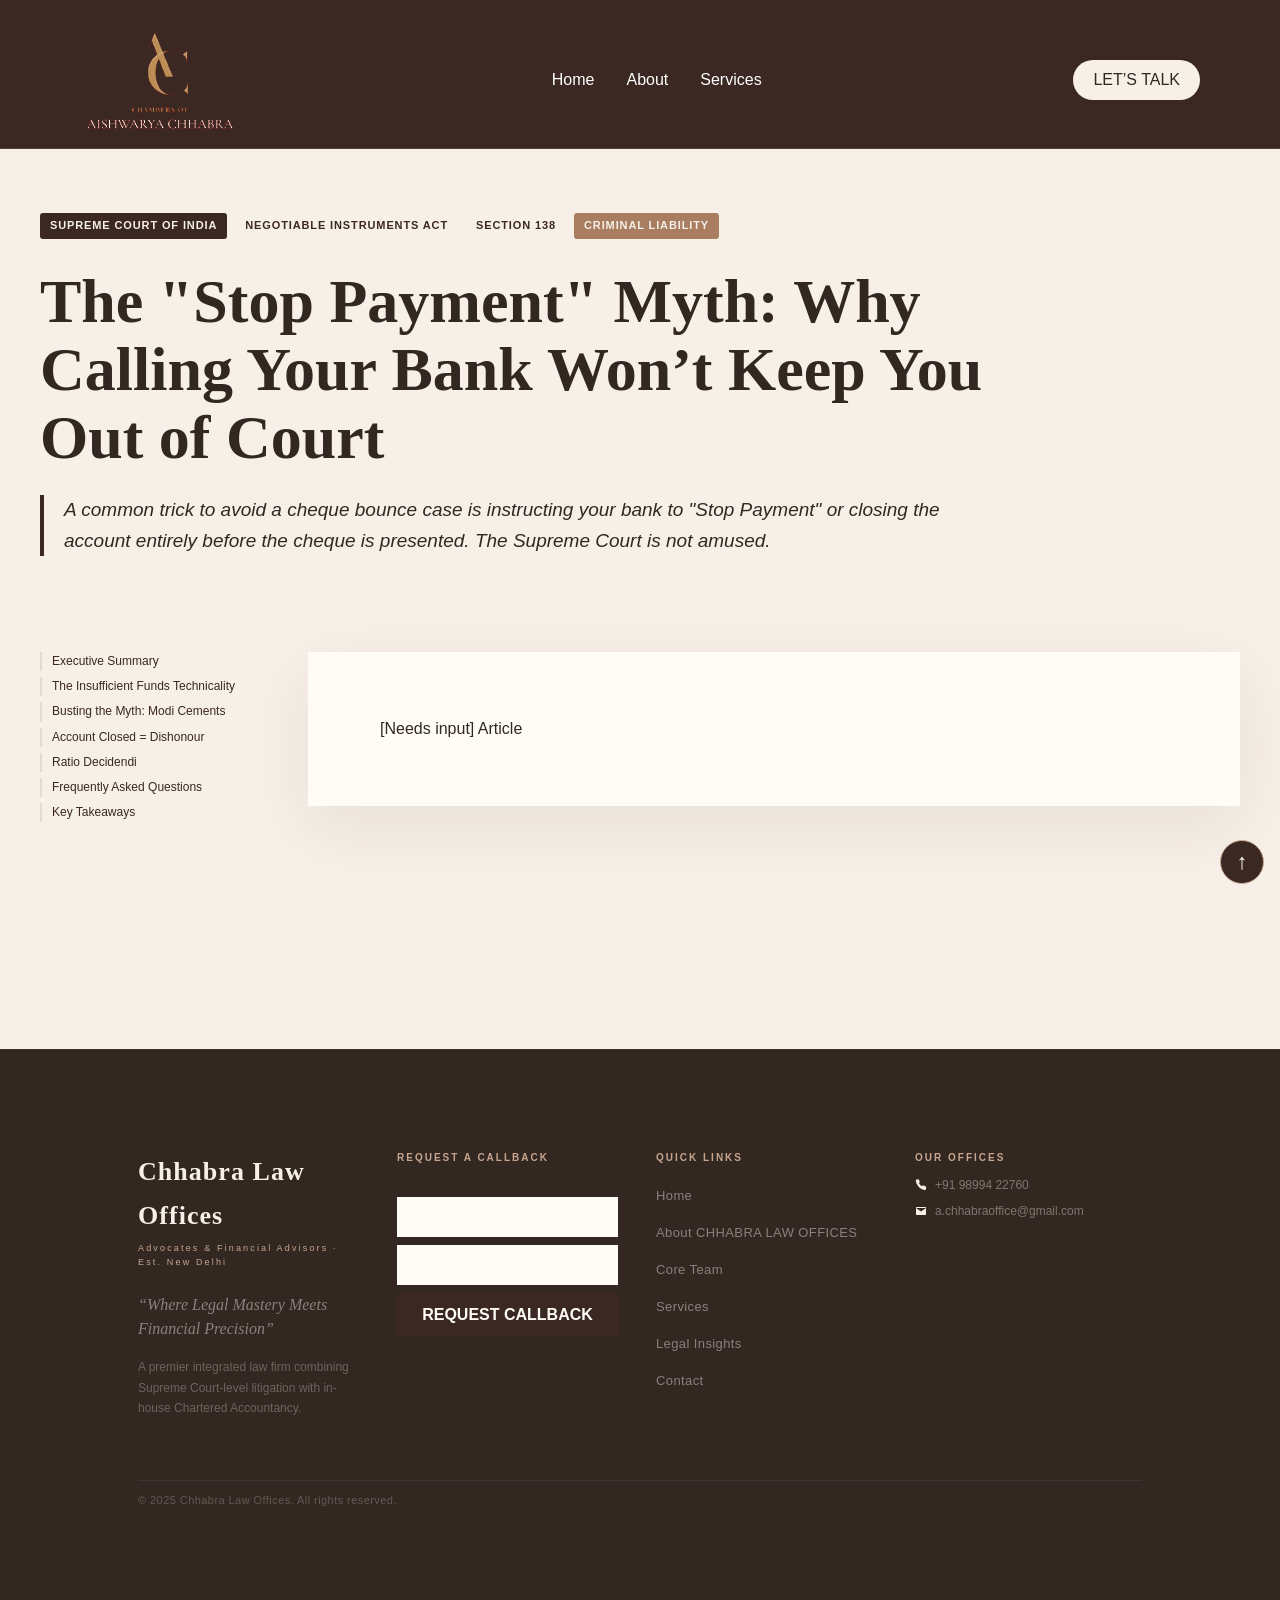
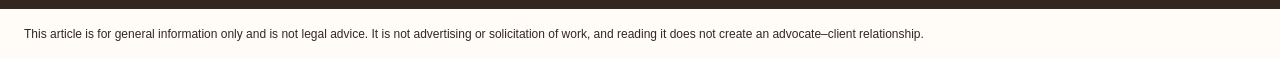
<file: blog/the-stop-payment-myth/index.html>
<!DOCTYPE html><html lang="en" class="jost_3e36cb27-module__GOVEQa__variable cormorant_garamond_97c65d7c-module__KWVokq__variable h-full"><head>
<script data-sclf-anim>document.documentElement.classList.add("sclf-anim-init");setTimeout(function(){document.documentElement.classList.remove("sclf-anim-init")},2500);</script><meta charset="utf-8">
<meta http-equiv="Content-Security-Policy" content="default-src &#39;self&#39; data: blob:; script-src &#39;self&#39; &#39;unsafe-inline&#39; &#39;unsafe-eval&#39;; style-src &#39;self&#39; &#39;unsafe-inline&#39;; img-src &#39;self&#39; data: blob:; font-src &#39;self&#39; data:; media-src &#39;self&#39; data: blob:; connect-src &#39;self&#39;; frame-src &#39;self&#39;; worker-src &#39;self&#39; blob:; form-action &#39;self&#39;">


<meta name="viewport" content="width=device-width, initial-scale=1, viewport-fit=cover"><link rel="stylesheet" href="../../assets/site/_next/static/chunks/3c9st355b9h98.__q189041d8.css" data-precedence="next"><link rel="stylesheet" href="../../assets/site/_next/static/chunks/33ex3e_4hazko.__q189041d8.css" data-precedence="next"><link rel="preload" as="script" fetchpriority="low" href="../../assets/site/_next/static/chunks/0iq1i69206cyl.__q189041d8.js"><title>Chhabra Law Offices</title><meta name="description" content="Personal counsel, carefully argued."><link rel="icon" href="../../assets/chhabra/chambers-logo.jpg"><link rel="stylesheet" href="../../brand/brand.css">
<style data-sclf-ua-colours>:where(button,input,select,textarea){color:var(--sar-color-auto-000000, #322721)}:where(input,select,textarea){background-color:var(--sar-color-auto-ffffff, #f7f0e8)}</style><style data-sclf-logo-fit>img[data-sclf-logo]{object-fit:contain!important;max-height:100%!important}</style><style data-sclf-design>
[data-sclf-d="efq0qmr-7"] { translate: -106.93px -79.98px !important; }
[data-sclf-d="efq0qmr-8"] { z-index: 3 !important; translate: 16.84px 0.34px !important; }
[data-sclf-d="ek4dj05-0"] { isolation: isolate !important; }
[data-sclf-d="ek4dj05-4"] { height: 150px !important; box-sizing: border-box !important; max-height: none !important; min-height: 0 !important; translate: -16px -22px !important; }
[data-sclf-d="ek4dj05-5"] { width: 1061.73px !important; flex-grow: 0 !important; max-width: none !important; min-width: 0 !important; box-sizing: border-box !important; flex-basis: auto !important; translate: 41.28px 0px !important; flex-shrink: 0 !important; }
[data-sclf-d="ek4dj05-6"] { translate: -301.55px 4.08px !important; }
[data-sclf-d="ek4dj05-7"] { translate: 14.83px 0px !important; }
[data-sclf-d="e13vwoh2-8"] { width: 16px !important; height: 860.79px !important; flex-grow: 0 !important; max-width: none !important; min-width: 0 !important; box-sizing: border-box !important; flex-basis: auto !important; max-height: none !important; min-height: 0 !important; translate: -12.94px 0px !important; flex-shrink: 0 !important; }
[data-sclf-d="e13vwoh2-9"] { width: 328.13px !important; height: 729.35px !important; flex-grow: 0 !important; max-width: none !important; min-width: 0 !important; box-sizing: border-box !important; flex-basis: auto !important; max-height: none !important; min-height: 0 !important; text-align: left !important; translate: 1.88px 0px !important; flex-shrink: 0 !important; }
[data-sclf-d="e19ytq50-0"] { height: 2506.85px !important; box-sizing: border-box !important; max-height: none !important; min-height: 0 !important; translate: 0px 0px !important; }
[data-sclf-d="e1ubn6l2-4"] { translate: 7.5px -35.69px !important; }
[data-sclf-d="e1ubn6l2-6"] { height: 161.41px !important; font-size: 17px !important; box-sizing: border-box !important; max-height: none !important; min-height: 0 !important; text-align: left !important; translate: -20.94px 60px !important; font-weight: 700 !important; }
:where([data-sclf-d="e1yey8uv-5"]) { aspect-ratio: 267 / 150; height: auto; }
[data-sclf-d="e1yey8uv-5"] { object-fit: cover !important; translate: 27.99px 0px !important; }
[data-sclf-d="e1yey8uv-6"] { translate: -481.52px 49.5px !important; }
[data-sclf-d="efq0qmr-10"] { width: 233.5px !important; height: auto !important; flex-grow: 0 !important; font-size: 13px !important; max-width: none !important; min-width: 0 !important; text-wrap: wrap !important; align-self: flex-start !important; box-sizing: border-box !important; flex-basis: auto !important; max-height: none !important; min-height: 0 !important; translate: -13.13px 0px !important; flex-shrink: 0 !important; }
[data-sclf-d="ek4dj05-22"] { translate: -35px -2.52px !important; }
[data-sclf-d="ek4dj05-23"] { text-align: center !important; translate: -44.11px -1.06px !important; }
[data-sclf-d="ek4dj05-24"] { translate: 3.89px 2.9px !important; }
[data-sclf-d="ek4dj05-25"] { isolation: isolate !important; }
[data-sclf-d="ek4dj05-26"] { translate: 64.61px 43.98px !important; }
[data-sclf-d="ek4dj05-31"] { translate: 9.72px 0px !important; }
[data-sclf-d="e13vwoh2-16"] { font-size: 13px !important; }
[data-sclf-d="e13vwoh2-18"] { translate: -5.32px 2.99px !important; }
[data-sclf-d="e13vwoh2-19"] { translate: -13.65px -36.8px !important; }
[data-sclf-d="e13vwoh2-20"] { translate: -2.44px 313.55px !important; }
[data-sclf-d="e13vwoh2-23"] { height: 723.61px !important; box-sizing: border-box !important; isolation: isolate !important; max-height: none !important; min-height: 0 !important; text-align: left !important; translate: 0px 0px !important; }
[data-sclf-d="e13vwoh2-28"] { font-size: 14px !important; }
[data-sclf-d="e13vwoh2-30"] { color: #ffffff !important; height: 41.34px !important; box-sizing: border-box !important; max-height: none !important; min-height: 0 !important; translate: -1.55px 4.19px !important; }
[data-sclf-d="e13vwoh2-32"] { translate: -15.21px -257.96px !important; }
[data-sclf-d="e13vwoh2-33"] { text-align: left !important; }
[data-sclf-d="e13vwoh2-40"] { width: 315.11px !important; height: auto !important; flex-grow: 0 !important; font-size: 14px !important; max-width: none !important; min-width: 0 !important; text-wrap: wrap !important; align-self: flex-start !important; box-sizing: border-box !important; flex-basis: auto !important; max-height: none !important; min-height: 0 !important; translate: -12.72px 0px !important; flex-shrink: 0 !important; }
[data-sclf-d="e13vwoh2-42"] { color: #ffffff !important; }
[data-sclf-d="e13vwoh2-44"] { translate: -17.47px 21.99px !important; }
[data-sclf-d="e1ubn6l2-17"] { color: #ffffff !important; translate: 0px 58.03px !important; }
[data-sclf-d="efq0qmr-n3k78r"] { width: 537.37px !important; height: 434px !important; flex-grow: 0 !important; max-width: none !important; min-width: 0 !important; box-sizing: border-box !important; flex-basis: auto !important; max-height: none !important; min-height: 0 !important; translate: 635.61px 39.01px !important; flex-shrink: 0 !important; position: absolute !important; left: 5% !important; top: 10% !important; margin: 0 !important; z-index: 2 !important; }
[data-sclf-layout-section]:has([data-sclf-d="efq0qmr-n3k78r"]) { position: relative; }
[data-sclf-d="efq0qmr-n7brzf"] { width: 553px !important; height: 446px !important; flex-grow: 0 !important; max-width: none !important; min-width: 0 !important; box-sizing: border-box !important; flex-basis: auto !important; max-height: none !important; min-height: 0 !important; translate: -147.92px -88.07px !important; flex-shrink: 0 !important; position: absolute !important; left: 62.97% !important; top: 48.42% !important; margin: 0 !important; z-index: 2 !important; }
[data-sclf-layout-section]:has([data-sclf-d="efq0qmr-n7brzf"]) { position: relative; }
[data-sclf-d="efq0qmr-nwefvf"] { translate: -85.1px 164.11px !important; }
[data-sclf-d="ek4dj05-cgibm2"] { z-index: 1 !important; position: relative !important; translate: 484.35px -629.88px !important; }
[data-sclf-d="ek4dj05-n375ty"] { position: absolute !important; left: 84.89% !important; top: 64.58% !important; margin: 0 !important; width: 15.11% !important; z-index: 2 !important; }
[data-sclf-layout-section]:has([data-sclf-d="ek4dj05-n375ty"]) { position: relative; }
[data-sclf-d="ek4dj05-n5znfk"] { width: 378.98px !important; height: 601.88px !important; z-index: 51 !important; flex-grow: 0 !important; max-width: none !important; min-width: 0 !important; box-sizing: border-box !important; flex-basis: auto !important; max-height: none !important; min-height: 0 !important; translate: -196.44px -263.46px !important; flex-shrink: 0 !important; position: absolute !important; left: 85.29% !important; top: 63.68% !important; margin: 0 !important; }
[data-sclf-layout-section]:has([data-sclf-d="ek4dj05-n5znfk"]) { position: relative; }
[data-sclf-d="ek4dj05-nphr4b"] { width: 203px !important; height: 81px !important; z-index: 51 !important; flex-grow: 0 !important; max-width: none !important; min-width: 0 !important; box-sizing: border-box !important; flex-basis: auto !important; max-height: none !important; min-height: 0 !important; translate: -112.7px -53.05px !important; flex-shrink: 0 !important; position: absolute !important; left: 10.98% !important; top: 6.89% !important; margin: 0 !important; }
[data-sclf-layout-section]:has([data-sclf-d="ek4dj05-nphr4b"]) { position: relative; }
[data-sclf-d="ek4dj05-nw28eu"] { translate: -5.31px -1.41px !important; position: absolute !important; left: 3% !important; top: 3% !important; margin: 0 !important; width: 15% !important; z-index: 2 !important; }
[data-sclf-layout-section]:has([data-sclf-d="ek4dj05-nw28eu"]) { position: relative; }
[data-sclf-d="e13vwoh2-cejnd8"] { z-index: 1 !important; translate: -334.77px -228.16px !important; }
[data-sclf-d="e13vwoh2-n6nnwx"] { translate: -214.84px 149.16px !important; position: absolute !important; left: 34.77% !important; top: 53.81% !important; margin: 0 !important; width: 40% !important; z-index: 2 !important; }
[data-sclf-layout-section]:has([data-sclf-d="e13vwoh2-n6nnwx"]) { position: relative; }
[data-sclf-d="e13vwoh2-n9zyus"] { position: absolute !important; left: 21.54% !important; top: 67.98% !important; margin: 0 !important; width: 40% !important; z-index: 2 !important; }
[data-sclf-layout-section]:has([data-sclf-d="e13vwoh2-n9zyus"]) { position: relative; }
[data-sclf-d="e13vwoh2-na5wgm"] { position: absolute !important; left: 28.75% !important; top: 81.15% !important; margin: 0 !important; width: 40% !important; z-index: 2 !important; }
[data-sclf-layout-section]:has([data-sclf-d="e13vwoh2-na5wgm"]) { position: relative; }
[data-sclf-d="e13vwoh2-nb4wtv"] { color: #ffffff !important; width: 301.15px !important; height: auto !important; flex-grow: 0 !important; font-size: 12px !important; max-width: none !important; min-width: 0 !important; text-wrap: wrap !important; align-self: flex-start !important; box-sizing: border-box !important; flex-basis: auto !important; max-height: none !important; min-height: 0 !important; translate: -86.85px -50.45px !important; flex-shrink: 0 !important; position: absolute !important; left: 19.26% !important; top: 72.32% !important; margin: 0 !important; z-index: 2 !important; }
[data-sclf-layout-section]:has([data-sclf-d="e13vwoh2-nb4wtv"]) { position: relative; }
[data-sclf-d="e13vwoh2-ndjvz9"] { position: absolute !important; left: 21.27% !important; top: 74.49% !important; margin: 0 !important; width: 40% !important; z-index: 2 !important; }
[data-sclf-layout-section]:has([data-sclf-d="e13vwoh2-ndjvz9"]) { position: relative; }
[data-sclf-d="e13vwoh2-neav2e"] { color: var(--sar-color-background) !important; width: 295.53px !important; height: auto !important; flex-grow: 0 !important; font-size: 12px !important; max-width: none !important; min-width: 0 !important; text-wrap: wrap !important; align-self: flex-start !important; box-sizing: border-box !important; flex-basis: auto !important; max-height: none !important; min-height: 0 !important; translate: -80.15px -26.97px !important; flex-shrink: 0 !important; position: absolute !important; left: 18.73% !important; top: 55.51% !important; margin: 0 !important; z-index: 2 !important; }
[data-sclf-layout-section]:has([data-sclf-d="e13vwoh2-neav2e"]) { position: relative; }
[data-sclf-d="e13vwoh2-ng2gi8"] { color: #ffffff !important; width: 276.4px !important; height: auto !important; flex-grow: 0 !important; font-size: 12px !important; max-width: none !important; min-width: 0 !important; text-wrap: wrap !important; align-self: flex-start !important; box-sizing: border-box !important; flex-basis: auto !important; max-height: none !important; min-height: 0 !important; translate: -113.88px -45.49px !important; flex-shrink: 0 !important; position: absolute !important; left: 21.4% !important; top: 75.78% !important; margin: 0 !important; z-index: 2 !important; }
[data-sclf-layout-section]:has([data-sclf-d="e13vwoh2-ng2gi8"]) { position: relative; }
[data-sclf-d="e13vwoh2-ngtbnb"] { translate: -70.76px 131.51px !important; position: absolute !important; left: 17.66% !important; top: 63.44% !important; margin: 0 !important; width: 40% !important; z-index: 2 !important; }
[data-sclf-layout-section]:has([data-sclf-d="e13vwoh2-ngtbnb"]) { position: relative; }
[data-sclf-d="e13vwoh2-njadch"] { color: #ffffff !important; width: 298.64px !important; height: auto !important; flex-grow: 0 !important; font-size: 12px !important; max-width: none !important; min-width: 0 !important; text-wrap: wrap !important; align-self: flex-start !important; box-sizing: border-box !important; flex-basis: auto !important; max-height: none !important; min-height: 0 !important; translate: -81.8px -49.46px !important; flex-shrink: 0 !important; position: absolute !important; left: 18.86% !important; top: 64.88% !important; margin: 0 !important; z-index: 2 !important; }
[data-sclf-layout-section]:has([data-sclf-d="e13vwoh2-njadch"]) { position: relative; }
[data-sclf-d="e13vwoh2-nkits5"] { color: var(--sar-color-background) !important; width: 299px !important; height: auto !important; flex-grow: 0 !important; font-size: 12px !important; max-width: none !important; min-width: 0 !important; text-wrap: wrap !important; align-self: flex-start !important; box-sizing: border-box !important; flex-basis: auto !important; max-height: none !important; min-height: 0 !important; translate: -43.01px -57.33px !important; flex-shrink: 0 !important; position: absolute !important; left: 15.79% !important; top: 61.99% !important; margin: 0 !important; z-index: 2 !important; }
[data-sclf-layout-section]:has([data-sclf-d="e13vwoh2-nkits5"]) { position: relative; }
[data-sclf-d="e13vwoh2-nndxec"] { position: absolute !important; left: 27.42% !important; top: 80.9% !important; margin: 0 !important; width: 40% !important; z-index: 2 !important; }
[data-sclf-layout-section]:has([data-sclf-d="e13vwoh2-nndxec"]) { position: relative; }
[data-sclf-d="e13vwoh2-nxxbfq"] { color: #ffffff !important; width: 312.4px !important; height: auto !important; flex-grow: 0 !important; font-size: 12px !important; max-width: none !important; min-width: 0 !important; text-wrap: wrap !important; align-self: flex-start !important; box-sizing: border-box !important; flex-basis: auto !important; max-height: none !important; min-height: 0 !important; translate: -54.75px -79.53px !important; flex-shrink: 0 !important; position: absolute !important; left: 16.72% !important; top: 70.93% !important; margin: 0 !important; z-index: 2 !important; }
[data-sclf-layout-section]:has([data-sclf-d="e13vwoh2-nxxbfq"]) { position: relative; }
[data-sclf-d="e1ubn6l2-n3yfd6"] { translate: -129.66px -46.91px !important; position: absolute !important; left: 73.8% !important; top: 72.98% !important; margin: 0 !important; width: 26.2% !important; z-index: 2 !important; }
[data-sclf-layout-section]:has([data-sclf-d="e1ubn6l2-n3yfd6"]) { position: relative; }
[data-sclf-d="e1ubn6l2-nkypga"] { color: rgb(128, 46, 55) !important; width: 595.62px !important; height: auto !important; flex-grow: 0 !important; font-size: 17px !important; max-width: none !important; min-width: 0 !important; text-wrap: wrap !important; align-self: flex-start !important; box-sizing: border-box !important; flex-basis: auto !important; max-height: none !important; min-height: 0 !important; text-align: left !important; translate: -750.49px -106.07px !important; flex-shrink: 0 !important; font-weight: 700 !important; position: absolute !important; left: 91.98% !important; top: 49.33% !important; margin: 0 !important; z-index: 2 !important; }
[data-sclf-layout-section]:has([data-sclf-d="e1ubn6l2-nkypga"]) { position: relative; }
[data-sclf-d="e1ubn6l2-ntbbsn"] { color: var(--sar-color-accent) !important; width: 582.2px !important; height: auto !important; flex-grow: 0 !important; max-width: none !important; min-width: 0 !important; text-wrap: wrap !important; align-self: flex-start !important; box-sizing: border-box !important; flex-basis: auto !important; max-height: none !important; min-height: 0 !important; translate: -693.75px -262.21px !important; flex-shrink: 0 !important; font-weight: 700 !important; position: absolute !important; left: 91.98% !important; top: 79.18% !important; margin: 0 !important; z-index: 2 !important; }
[data-sclf-layout-section]:has([data-sclf-d="e1ubn6l2-ntbbsn"]) { position: relative; }
[data-sclf-d="e1yey8uv-n9i4nn"] { translate: -219.29px -314.32px !important; position: absolute !important; left: 28.62% !important; top: 27.2% !important; margin: 0 !important; width: 40% !important; z-index: 2 !important; }
[data-sclf-layout-section]:has([data-sclf-d="e1yey8uv-n9i4nn"]) { position: relative; }
@media (max-width: 1024px) {
[data-sclf-d="ek4dj05-cgibm2"] { z-index: 1 !important; }
[data-sclf-d="ek4dj05-n5znfk"] { z-index: 51 !important; }
[data-sclf-d="ek4dj05-nphr4b"] { z-index: 51 !important; }
[data-sclf-d="e13vwoh2-cejnd8"] { z-index: 1 !important; }
}
@media (max-width: 640px) {
[data-sclf-d="efq0qmr-n3k78r"] { position: relative !important; left: auto !important; top: auto !important; width: auto !important; max-width: 100% !important; }
[data-sclf-d="efq0qmr-n7brzf"] { position: relative !important; left: auto !important; top: auto !important; width: auto !important; max-width: 100% !important; }
[data-sclf-d="ek4dj05-cgibm2"] { z-index: 1 !important; }
[data-sclf-d="ek4dj05-n375ty"] { position: relative !important; left: auto !important; top: auto !important; width: auto !important; max-width: 100% !important; }
[data-sclf-d="ek4dj05-n5znfk"] { position: relative !important; left: auto !important; top: auto !important; width: auto !important; max-width: 100% !important; }
[data-sclf-d="ek4dj05-n5znfk"] { z-index: 51 !important; }
[data-sclf-d="ek4dj05-nphr4b"] { position: relative !important; left: auto !important; top: auto !important; width: auto !important; max-width: 100% !important; }
[data-sclf-d="ek4dj05-nphr4b"] { z-index: 51 !important; }
[data-sclf-d="ek4dj05-nw28eu"] { position: relative !important; left: auto !important; top: auto !important; width: auto !important; max-width: 100% !important; }
[data-sclf-d="e13vwoh2-cejnd8"] { z-index: 1 !important; }
[data-sclf-d="e13vwoh2-n6nnwx"] { position: relative !important; left: auto !important; top: auto !important; width: auto !important; max-width: 100% !important; }
[data-sclf-d="e13vwoh2-n9zyus"] { position: relative !important; left: auto !important; top: auto !important; width: auto !important; max-width: 100% !important; }
[data-sclf-d="e13vwoh2-na5wgm"] { position: relative !important; left: auto !important; top: auto !important; width: auto !important; max-width: 100% !important; }
[data-sclf-d="e13vwoh2-nb4wtv"] { position: relative !important; left: auto !important; top: auto !important; width: auto !important; max-width: 100% !important; }
[data-sclf-d="e13vwoh2-ndjvz9"] { position: relative !important; left: auto !important; top: auto !important; width: auto !important; max-width: 100% !important; }
[data-sclf-d="e13vwoh2-neav2e"] { position: relative !important; left: auto !important; top: auto !important; width: auto !important; max-width: 100% !important; }
[data-sclf-d="e13vwoh2-ng2gi8"] { position: relative !important; left: auto !important; top: auto !important; width: auto !important; max-width: 100% !important; }
[data-sclf-d="e13vwoh2-ngtbnb"] { position: relative !important; left: auto !important; top: auto !important; width: auto !important; max-width: 100% !important; }
[data-sclf-d="e13vwoh2-njadch"] { position: relative !important; left: auto !important; top: auto !important; width: auto !important; max-width: 100% !important; }
[data-sclf-d="e13vwoh2-nkits5"] { position: relative !important; left: auto !important; top: auto !important; width: auto !important; max-width: 100% !important; }
[data-sclf-d="e13vwoh2-nndxec"] { position: relative !important; left: auto !important; top: auto !important; width: auto !important; max-width: 100% !important; }
[data-sclf-d="e13vwoh2-nxxbfq"] { position: relative !important; left: auto !important; top: auto !important; width: auto !important; max-width: 100% !important; }
[data-sclf-d="e1ubn6l2-n3yfd6"] { position: relative !important; left: auto !important; top: auto !important; width: auto !important; max-width: 100% !important; }
[data-sclf-d="e1ubn6l2-nkypga"] { position: relative !important; left: auto !important; top: auto !important; width: auto !important; max-width: 100% !important; }
[data-sclf-d="e1ubn6l2-ntbbsn"] { position: relative !important; left: auto !important; top: auto !important; width: auto !important; max-width: 100% !important; }
[data-sclf-d="e1yey8uv-n9i4nn"] { position: relative !important; left: auto !important; top: auto !important; width: auto !important; max-width: 100% !important; }
}
html.sclf-anim-init [data-sclf-d="e1ubn6l2-6"], html.sclf-anim-init [data-sclf-d="ek4dj05-n5znfk"], html.sclf-anim-init [data-sclf-d="e1ubn6l2-nkypga"], html.sclf-anim-init [data-sclf-d="e1ubn6l2-ntbbsn"] { visibility: hidden; }
</style>
<style data-sclf-navigation-style>[data-sclf-navigation],.sclf-navigation-links{display:flex!important;flex-wrap:wrap!important;align-items:center!important;justify-content:var(--sclf-nav-align,flex-start)!important;gap:var(--sclf-nav-gap,8px)!important;visibility:visible!important;opacity:1!important;height:auto!important;max-height:none!important;overflow:visible!important;pointer-events:auto!important;min-width:0;max-width:100%!important;box-sizing:border-box;list-style:none;margin:0;padding:0}
[data-sclf-navigation]{font-size:var(--sclf-nav-font,16px)!important}
[data-sclf-navigation]>.sclf-navigation-item{display:block!important;margin:0!important;padding:0!important;list-style:none!important}
[data-sclf-navigation] .sclf-navigation-link{display:inline-flex!important;align-items:center;min-height:40px;padding:8px 12px!important;white-space:nowrap;color:inherit!important;font:inherit!important;text-decoration:none!important;pointer-events:auto!important;cursor:pointer!important}
[data-sclf-navigation] .sclf-navigation-link:hover,[data-sclf-navigation] .sclf-navigation-link:focus-visible{text-decoration:underline!important;text-underline-offset:4px}
[data-sclf-layout-section]{scroll-margin-top:96px}
[data-sclf-navigation-anchor]{position:relative}
@media(prefers-reduced-motion:no-preference){html{scroll-behavior:smooth}}</style>
</head><body id="page-top" class="min-h-full flex flex-col bg-white"><div hidden=""></div><div class="min-h-screen bg-[#f8f3eb] text-[#1a1a1a]"><header class="sticky top-0 z-50 border-b border-white/10 bg-[#6b1f2a]" data-sar-section="blog-the-stop-payment-myth/s01-navigation" data-sar-type="navigation" data-sclf-layout-section="s01-navigation" id="sclf-section-2fvqrb"><div class="mx-auto flex w-full max-w-[1570px] items-center justify-between px-5 py-4 sm:px-8 md:px-12 lg:px-20"><a class="inline-flex items-center" href="../../index.html"><span class="header-logo"><img src="../../assets/chhabra/chambers-logo.jpg" alt="Chambers of Aishwarya Chhabra" width="1178" height="1100"></span></a><nav class="inner-page-nav items-center gap-5 md:flex" data-sclf-navigation="" style=";--sclf-nav-gap:8px;--sclf-nav-font:16px;--sclf-nav-align:center;color:#ffffff!important;" id="site-navigation"><a class="sclf-navigation-link" data-sclf-navigation-item="slot-1" href="../../index.html">Home</a><a class="sclf-navigation-link" data-sclf-navigation-item="slot-2" href="../../index.html#team">About</a><a class="sclf-navigation-link" data-sclf-navigation-item="slot-3" href="../../index.html#services">Services</a><a class="mobile-nav-appointment rounded-full bg-[#f9f5ea] px-5 py-2.5 font-jost text-sm font-normal uppercase tracking-[-0.54px] text-[#1a1a1a] transition-all duration-200 hover:bg-white" href="../../index.html#contact">LET’S TALK</a></nav><button type="button" class="mobile-nav-toggle" aria-controls="site-navigation" aria-expanded="false" aria-label="Open navigation" hidden>Menu</button><a class="desktop-nav-appointment rounded-full bg-[#f9f5ea] px-5 py-2.5 font-jost text-sm font-normal uppercase tracking-[-0.54px] text-[#1a1a1a] transition-all duration-200 hover:bg-white" href="../../index.html#contact">LET’S TALK</a></div></header>
<div class="w-full" data-sar-section="blog-the-stop-payment-myth/s02-faq" data-sar-type="faq" data-sclf-layout-section="s02-faq" id="sclf-section-1vcrtia"><main class="BlogArticle-module__iFhOjW__page"><header class="BlogArticle-module__iFhOjW__header"><div class="BlogArticle-module__iFhOjW__tagStrip"><span class="BlogArticle-module__iFhOjW__tag BlogArticle-module__iFhOjW__tagCourt">Supreme Court of India</span><span class="BlogArticle-module__iFhOjW__tag">Negotiable Instruments Act</span><span class="BlogArticle-module__iFhOjW__tag">Section 138</span><span class="BlogArticle-module__iFhOjW__tag BlogArticle-module__iFhOjW__tagStatusYes">Criminal Liability</span></div><h1>The &quot;Stop Payment&quot; Myth: Why Calling Your Bank Won’t Keep You Out of Court</h1><p class="BlogArticle-module__iFhOjW__articleDeck">A common trick to avoid a cheque bounce case is instructing your bank to &quot;Stop Payment&quot; or closing the account entirely before the cheque is presented. The Supreme Court is not amused.</p></header><div class="BlogArticle-module__iFhOjW__layout"><nav class="BlogArticle-module__iFhOjW__toc" aria-label=""><ul><li><a href="#executive-summary">Executive Summary</a></li><li><a href="#the-technicality">The Insufficient Funds Technicality</a></li><li><a href="#modi-cements">Busting the Myth: Modi Cements</a></li><li><a href="#account-closed">Account Closed = Dishonour</a></li><li><a href="#ratio-decidendi">Ratio Decidendi</a></li><li><a href="#frequently-asked-questions">Frequently Asked Questions</a></li><li><a href="#key-takeaways">Key Takeaways</a></li></ul></nav><article class="BlogArticle-module__iFhOjW__articleBody"><p>[Needs input] Article</p></article></div></main></div>
<footer class="relative flex w-full flex-col border-t border-white/[0.06] bg-[#111] px-5 sm:px-8 md:px-16 lg:px-[138px] py-14 md:py-[100px] mx-auto overflow-hidden" data-sar-section="blog-the-stop-payment-myth/s03-footer" data-sar-type="footer" data-sclf-layout-section="s03-footer" id="sclf-section-1gumzik"><div class="flex w-full flex-col gap-10 md:gap-[61px]"><div class="grid grid-cols-1 sm:grid-cols-2 lg:grid-cols-4 gap-10 md:gap-8"><div data-reveal="true" class="sm:col-span-2 lg:col-span-1 max-w-[318px]" style="translate: none; rotate: none; scale: none; transform: translate(0px, 0px); opacity: 1;"><p class="font-cormorant text-[22px] md:text-[26px] font-semibold leading-[44.2px] tracking-[1.04px] text-white">Chhabra Law Offices</p><p class="mt-1 font-jost text-[9px] tracking-[2.16px] text-[#b8935a]">Advocates &amp; Financial Advisors · Est. New Delhi</p><p class="mt-6 font-cormorant text-base italic leading-6 text-white/45">“Where Legal Mastery Meets Financial Precision”</p><p class="mt-4 font-jost text-xs font-light leading-[20.4px] text-white/30">A premier integrated law firm combining Supreme Court-level litigation with in-house Chartered Accountancy.</p></div><div data-reveal="true" class="w-full lg:w-[221px]" style="translate: none; rotate: none; scale: none; transform: translate(0px, 0px); opacity: 1;"><p class="font-jost text-[10px] font-semibold uppercase tracking-[2px] text-[#b8935a]">Request a Callback</p><input type="text" placeholder="Your Name" class="input-gold mt-6 md:mt-8 block h-10 w-full border border-white/10 bg-white/[0.05] px-3.5 font-jost text-xs text-white placeholder:text-white/25"><input type="tel" placeholder="Mobile Number" class="input-gold mt-2 block h-10 w-full border border-white/10 bg-white/[0.05] px-3.5 font-jost text-xs text-white placeholder:text-white/25"><button type="button" class="callback-button">Request Callback</button></div><div data-reveal="true" style="translate: none; rotate: none; scale: none; transform: translate(0px, 0px); opacity: 1;"><p class="font-jost text-[10px] font-semibold uppercase tracking-[2px] text-[#b8935a]">Quick Links</p><ul class="mt-5 space-y-[15px] font-jost text-[13px] font-light leading-[22.1px] tracking-[0.39px] text-white/45"><li><a class="transition-colors duration-200 hover:text-white/70" href="#">Home</a></li><li><a class="transition-colors duration-200 hover:text-white/70" href="#about-us">About CHHABRA LAW OFFICES</a></li><li><a class="transition-colors duration-200 hover:text-white/70" href="#team">Core Team</a></li><li><a class="transition-colors duration-200 hover:text-white/70" href="#services">Services</a></li><li><a class="transition-colors duration-200 hover:text-white/70" href="#blogs">Legal Insights</a></li><li><a class="transition-colors duration-200 hover:text-white/70" href="#contact">Contact</a></li></ul></div><div data-reveal="true" style="translate: none; rotate: none; scale: none; transform: translate(0px, 0px); opacity: 1;"><p class="font-jost text-[10px] font-semibold uppercase tracking-[2px] text-[#b8935a]">Our Offices</p><div class="footer-office-links"><div class="mt-2 flex items-center gap-2"><img alt="" loading="lazy" width="12" height="12" decoding="async" data-nimg="1" style="color:transparent" src="../../assets/site/images/footer-phone.__q189041d8.svg"><a href="tel:+919899422760" class="font-jost text-xs font-light text-white/40 transition-colors hover:text-white/60">+91 98994 22760</a></div><div class="mt-2 flex items-center gap-2"><img alt="" loading="lazy" width="12" height="12" decoding="async" data-nimg="1" style="color:transparent" src="../../assets/site/images/footer-email.__q189041d8.svg"><a href="mailto:a.chhabraoffice@gmail.com" class="font-jost text-xs font-light text-white/40 break-all transition-colors hover:text-white/60">a.chhabraoffice@gmail.com</a></div></div></div></div><div data-reveal="true" class="border-t border-white/[0.07] pt-2.5" style="translate: none; rotate: none; scale: none; transform: translate(0px, 0px); opacity: 1;"><div class="flex flex-col sm:flex-row items-start sm:items-center justify-between gap-2 font-jost text-[11px] font-light leading-[18.7px]"><p class="tracking-[0.44px] text-white/25">© 2025 Chhabra Law Offices. All rights reserved.</p><p class="text-white/20"></p></div></div></div></footer>
</div><next-route-announcer style="position: absolute;"></next-route-announcer><aside data-sclf-disclaimer style="padding:16px 24px;font-size:12px;line-height:1.5;color:var(--sar-color-auto-000000, #322721);background-color:var(--sar-color-auto-ffffff, #f7f0e8)">This article is for general information only and is not legal advice. It is not advertising or solicitation of work, and reading it does not create an advocate–client relationship.</aside><script data-sclf-anim>/* Animate.css v4.1.1 — https://animate.style/
The MIT License (MIT)

Copyright (c) 2020 Daniel Eden

Permission is hereby granted, free of charge, to any person obtaining a copy
of this software and associated documentation files (the "Software"), to deal
in the Software without restriction, including without limitation the rights
to use, copy, modify, merge, publish, distribute, sublicense, and/or sell
copies of the Software, and to permit persons to whom the Software is
furnished to do so, subject to the following conditions:

The above copyright notice and this permission notice shall be included in all
copies or substantial portions of the Software.

THE SOFTWARE IS PROVIDED "AS IS", WITHOUT WARRANTY OF ANY KIND, EXPRESS OR
IMPLIED, INCLUDING BUT NOT LIMITED TO THE WARRANTIES OF MERCHANTABILITY,
FITNESS FOR A PARTICULAR PURPOSE AND NONINFRINGEMENT. IN NO EVENT SHALL THE
AUTHORS OR COPYRIGHT HOLDERS BE LIABLE FOR ANY CLAIM, DAMAGES OR OTHER
LIABILITY, WHETHER IN AN ACTION OF CONTRACT, TORT OR OTHERWISE, ARISING FROM,
OUT OF OR IN CONNECTION WITH THE SOFTWARE OR THE USE OR OTHER DEALINGS IN THE
SOFTWARE. */
/* MIT License
Copyright (c) 2026 SCL Studio

Permission is hereby granted, free of charge, to any person obtaining a copy
of this software and associated documentation files (the "Software"), to deal
in the Software without restriction, including without limitation the rights
to use, copy, modify, merge, publish, distribute, sublicense, and/or sell
copies of the Software, and to permit persons to whom the Software is
furnished to do so, subject to the following conditions:

The above copyright notice and this permission notice shall be included in all
copies or substantial portions of the Software.

THE SOFTWARE IS PROVIDED "AS IS", WITHOUT WARRANTY OF ANY KIND, EXPRESS OR
IMPLIED, INCLUDING BUT NOT LIMITED TO THE WARRANTIES OF MERCHANTABILITY,
FITNESS FOR A PARTICULAR PURPOSE AND NONINFRINGEMENT. IN NO EVENT SHALL THE
AUTHORS OR COPYRIGHT HOLDERS BE LIABLE FOR ANY CLAIM, DAMAGES OR OTHER
LIABILITY, WHETHER IN AN ACTION OF CONTRACT, TORT OR OTHERWISE, ARISING FROM,
OUT OF OR IN CONNECTION WITH THE SOFTWARE OR THE USE OR OTHER DEALINGS IN THE
SOFTWARE. */
window.__SCLF_ANIM__={"smoothScroll":false,"elements":{"e1ubn6l2-6":{"entrance":{"preserveTransform":true,"frames":[{"opacity":0,"transform":"translateY(28px)","easing":"cubic-bezier(0.16,1,0.3,1)"},{"opacity":1,"transform":"translateY(0px)"}],"duration":1000,"delay":0,"easing":"linear","trigger":"scroll","stagger":0,"replay":false}},"ek4dj05-n5znfk":{"entrance":{"preserveTransform":true,"frames":[{"opacity":0,"transform":"translateY(28px)","easing":"cubic-bezier(0.16,1,0.3,1)"},{"opacity":1,"transform":"translateY(0px)"}],"duration":1000,"delay":0,"easing":"linear","trigger":"load","stagger":0,"replay":false}},"e1ubn6l2-nkypga":{"entrance":{"preserveTransform":true,"frames":[{"opacity":0,"transform":"translateY(28px)","easing":"cubic-bezier(0.16,1,0.3,1)"},{"opacity":1,"transform":"translateY(0px)"}],"duration":1000,"delay":0,"easing":"linear","trigger":"scroll","stagger":0,"replay":false}},"e1ubn6l2-ntbbsn":{"entrance":{"preserveTransform":true,"frames":[{"opacity":0,"transform":"translateY(28px)","easing":"cubic-bezier(0.16,1,0.3,1)"},{"opacity":1,"transform":"translateY(0px)"}],"duration":1000,"delay":0,"easing":"linear","trigger":"scroll","stagger":0,"replay":false}}}};</script>
<script data-sclf-anim>(function () {
  "use strict";
  var cfg = window.__SCLF_ANIM__ || { elements: {} };
  var root = document.documentElement;
  var done = function () { root.classList.remove("sclf-anim-init"); };
  var reduced = window.matchMedia && window.matchMedia("(prefers-reduced-motion: reduce)").matches;
  if (reduced || !Element.prototype.animate) { done(); return; }
  function $all(id) { return Array.prototype.slice.call(document.querySelectorAll('[data-sclf-d="' + id + '"]')); }
  function split(el, mode) {
    var out = [], nodes = [], w = document.createTreeWalker(el, 4), n;
    while ((n = w.nextNode())) if (n.nodeValue.trim()) nodes.push(n);
    nodes.forEach(function (node) {
      var frag = document.createDocumentFragment();
      node.nodeValue.split(/(\s+)/).forEach(function (part) {
        if (!part) return;
        if (/^\s+$/.test(part)) { frag.appendChild(document.createTextNode(part)); return; }
        var word = document.createElement("span"); word.style.display = "inline-block";
        if (mode === "chars") Array.from(part).forEach(function (ch) { var c = document.createElement("span"); c.style.display = "inline-block"; c.textContent = ch; word.appendChild(c); out.push(c); });
        else { word.textContent = part; out.push(word); }
        frag.appendChild(word);
      });
      node.parentNode.replaceChild(frag, node);
    });
    return out;
  }
  var scrubs = [], parallax = [], io = null;
  function prep(targets, a) {
    return targets.map(function (t, i) {
      var base = a.preserveTransform ? getComputedStyle(t).transform : "none";
      var frames = !base || base === "none" ? a.frames : a.frames.map(function (f) { return Object.assign({}, f, f.transform ? { transform: base + (f.transform === "none" ? "" : " " + f.transform) } : {}); });
      var anim = t.animate(frames, { duration: a.duration, delay: a.delay + i * (a.stagger || 0), easing: a.easing, fill: "both" });
      anim.pause(); anim.currentTime = 0; return anim;
    });
  }
  function watch(el, anims, a) {
    if (a.trigger === "load") { anims.forEach(function (x) { x.play(); }); return; }
    if (a.trigger === "scrub") { anims.forEach(function (x) { x.pause(); }); scrubs.push({ el: el, anims: anims, a: a }); return; }
    if (!io) io = new IntersectionObserver(function (entries) {
      entries.forEach(function (en) {
        var rec = en.target.__sclf; if (!rec) return;
        if (en.isIntersecting) rec.forEach(function (r) { if (r.played && !r.a.replay) return; r.played = true; r.anims.forEach(function (x) { x.playbackRate = 1; x.play(); }); });
        else rec.forEach(function (r) { if (r.a.replay && en.boundingClientRect.top > 0) r.anims.forEach(function (x) { x.pause(); x.currentTime = 0; }); });
      });
    }, { rootMargin: "0px 0px -12% 0px", threshold: 0.1 });
    (el.__sclf = el.__sclf || []).push({ anims: anims, a: a });
    io.observe(el);
  }
  Object.keys(cfg.elements || {}).forEach(function (id) {
    var c = cfg.elements[id];
    $all(id).forEach(function (el) {
      try {
        if (c.text) {
          var spans = split(el, c.text.split);
          watch(el, prep(spans, c.text), c.text);
        } else if (c.entrance) {
          var e = c.entrance, targets = e.svgPath ? (el.tagName.toLowerCase() === "path" ? [el] : Array.prototype.slice.call(el.querySelectorAll("path"))) : e.stagger ? Array.prototype.slice.call(el.children) : [el];
          if (e.svgPath && targets.length !== 1) return;
          if (!targets.length) targets = [el];
          watch(el, prep(targets, e), e);
        }
        if (c.loop) el.animate(c.loop.frames, { duration: c.loop.duration, delay: c.loop.delay, easing: c.loop.easing, iterations: Infinity, direction: c.loop.alternate ? "alternate" : "normal", composite: "add" });
        if (c.parallax) parallax.push({ el: el, p: c.parallax });
      } catch (err) { /* never break the page */ }
    });
  });
  done();
  var vh = window.innerHeight, ticking = false;
  function frame() {
    ticking = false; vh = window.innerHeight;
    scrubs.forEach(function (s) {
      var r = s.el.getBoundingClientRect(), start = vh * 0.85, end = vh * 0.35;
      var p = Math.min(1, Math.max(0, (start - r.top) / (start - end)));
      s.anims.forEach(function (x, i) { var total = s.a.duration + i * (s.a.stagger || 0); x.currentTime = p * (total + s.a.delay); });
    });
    parallax.forEach(function (o) {
      var r = o.el.getBoundingClientRect(), off = (r.top + r.height / 2 - vh / 2) * o.p.speed * -0.35;
      if (o.p.mode === "background") o.el.style.backgroundPositionY = "calc(50% + " + off.toFixed(1) + "px)";
      else o.el.style.translate = "0 " + off.toFixed(1) + "px";
    });
  }
  function onScroll() { if (!ticking) { ticking = true; requestAnimationFrame(frame); } }
  if (scrubs.length || parallax.length) { window.addEventListener("scroll", onScroll, { passive: true }); window.addEventListener("resize", onScroll); frame(); }
  if (cfg.smoothScroll && typeof window.Lenis === "function") {
    try { window.__sclfLenis = new window.Lenis({ autoRaf: true, anchors: true, lerp: 0.1 }); } catch (err) { /* keep native scrolling */ }
  } else if (cfg.smoothScroll && window.matchMedia("(pointer: fine)").matches) {
    var target = window.scrollY, cur = target, running = false;
    function scrollable(node) {
      for (; node && node !== document.body && node !== root; node = node.parentElement) {
        var s = getComputedStyle(node);
        if (/(auto|scroll)/.test(s.overflowY) && node.scrollHeight > node.clientHeight) return true;
      }
      return false;
    }
    function step() {
      cur += (target - cur) * 0.12;
      if (Math.abs(target - cur) < 0.5) { cur = target; running = false; }
      window.scrollTo(0, cur);
      if (running) requestAnimationFrame(step);
    }
    window.addEventListener("wheel", function (e) {
      if (e.ctrlKey || e.defaultPrevented || scrollable(e.target)) return;
      e.preventDefault();
      if (!running) { cur = window.scrollY; target = cur; }
      var max = document.documentElement.scrollHeight - vh;
      target = Math.max(0, Math.min(max, target + e.deltaY * (e.deltaMode === 1 ? 32 : 1)));
      if (!running) { running = true; requestAnimationFrame(step); }
    }, { passive: false });
    window.addEventListener("scroll", function () { if (!running) { cur = target = window.scrollY; } }, { passive: true });
  }
})();</script>
<script src="../../runtime/navigation.js" defer></script>
<a class="back-to-top" href="#page-top" aria-label="Back to top">&#8593;</a>
<script src="../../runtime/scroll-reveal.js" defer></script>
</body></html>
</file>
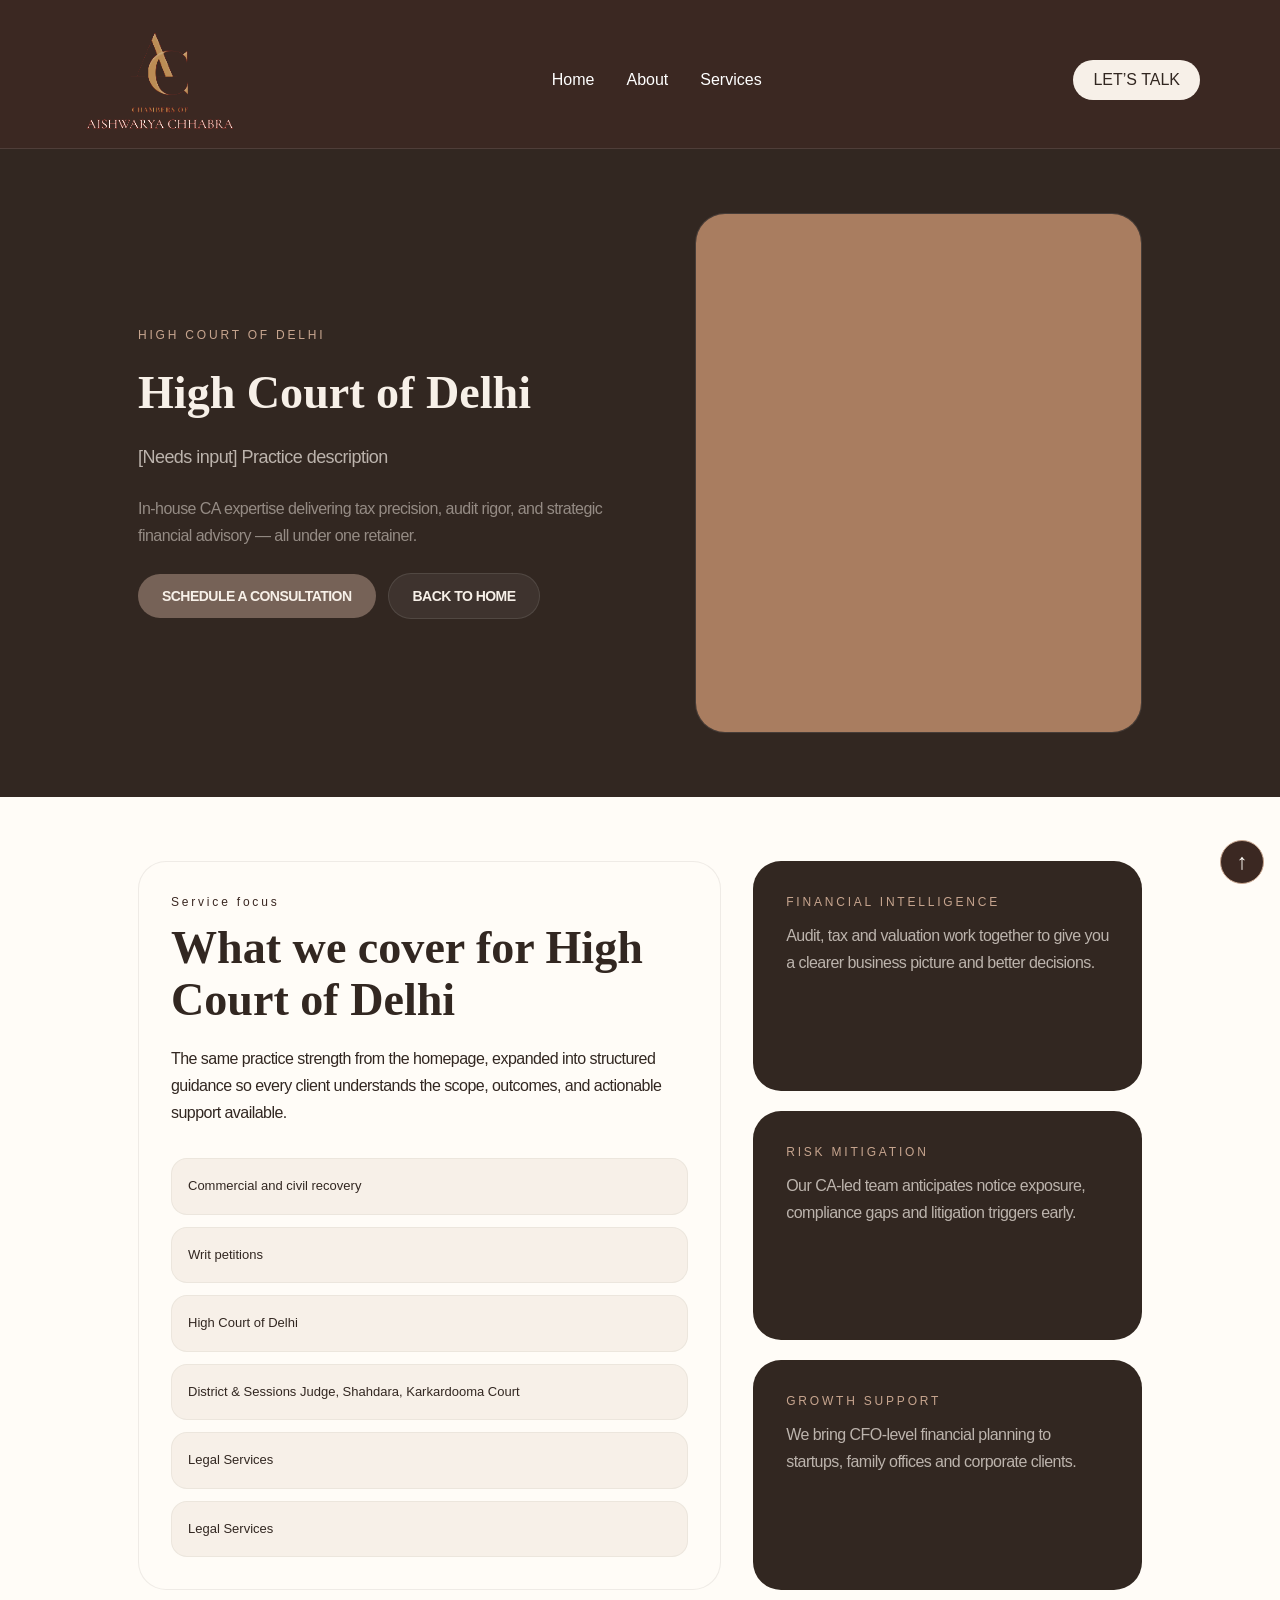
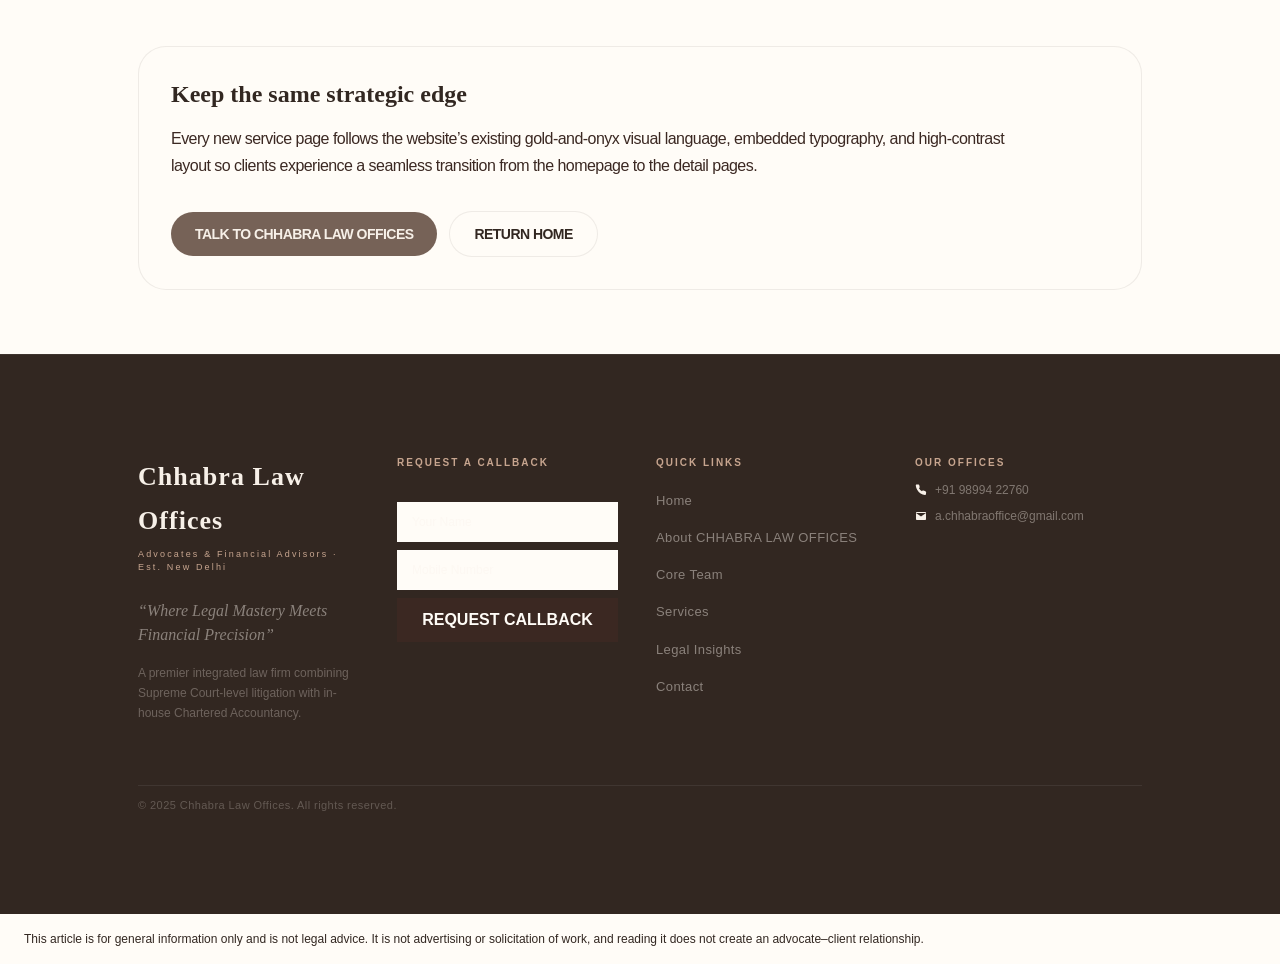
<file: services/audit-tax-financial-advisory/index.html>
<!DOCTYPE html><html lang="en" class="jost_3e36cb27-module__GOVEQa__variable cormorant_garamond_97c65d7c-module__KWVokq__variable h-full"><head>
<script data-sclf-anim>document.documentElement.classList.add("sclf-anim-init");setTimeout(function(){document.documentElement.classList.remove("sclf-anim-init")},2500);</script><meta charset="utf-8">
<meta http-equiv="Content-Security-Policy" content="default-src &#39;self&#39; data: blob:; script-src &#39;self&#39; &#39;unsafe-inline&#39; &#39;unsafe-eval&#39;; style-src &#39;self&#39; &#39;unsafe-inline&#39;; img-src &#39;self&#39; data: blob:; font-src &#39;self&#39; data:; media-src &#39;self&#39; data: blob:; connect-src &#39;self&#39;; frame-src &#39;self&#39;; worker-src &#39;self&#39; blob:; form-action &#39;self&#39;">


<meta name="viewport" content="width=device-width, initial-scale=1, viewport-fit=cover"><link rel="stylesheet" href="../../assets/site/_next/static/chunks/3c9st355b9h98.__q189041d8.css" data-precedence="next"><link rel="preload" as="script" fetchpriority="low" href="../../assets/site/_next/static/chunks/0iq1i69206cyl.__q189041d8.js"><title>Chhabra Law Offices</title><meta name="description" content="Personal counsel, carefully argued."><link rel="icon" href="../../assets/chhabra/chambers-logo.jpg"><link rel="stylesheet" href="../../brand/brand.css">
<style data-sclf-ua-colours>:where(button,input,select,textarea){color:var(--sar-color-auto-000000, #322721)}:where(input,select,textarea){background-color:var(--sar-color-auto-ffffff, #f7f0e8)}</style><style data-sclf-logo-fit>img[data-sclf-logo]{object-fit:contain!important;max-height:100%!important}</style><style data-sclf-design>
[data-sclf-d="efq0qmr-7"] { translate: -106.93px -79.98px !important; }
[data-sclf-d="efq0qmr-8"] { z-index: 3 !important; translate: 16.84px 0.34px !important; }
[data-sclf-d="ek4dj05-0"] { isolation: isolate !important; }
[data-sclf-d="ek4dj05-4"] { height: 150px !important; box-sizing: border-box !important; max-height: none !important; min-height: 0 !important; translate: -16px -22px !important; }
[data-sclf-d="ek4dj05-5"] { width: 1061.73px !important; flex-grow: 0 !important; max-width: none !important; min-width: 0 !important; box-sizing: border-box !important; flex-basis: auto !important; translate: 41.28px 0px !important; flex-shrink: 0 !important; }
[data-sclf-d="ek4dj05-6"] { translate: -301.55px 4.08px !important; }
[data-sclf-d="ek4dj05-7"] { translate: 14.83px 0px !important; }
[data-sclf-d="e13vwoh2-8"] { width: 16px !important; height: 860.79px !important; flex-grow: 0 !important; max-width: none !important; min-width: 0 !important; box-sizing: border-box !important; flex-basis: auto !important; max-height: none !important; min-height: 0 !important; translate: -12.94px 0px !important; flex-shrink: 0 !important; }
[data-sclf-d="e13vwoh2-9"] { width: 328.13px !important; height: 729.35px !important; flex-grow: 0 !important; max-width: none !important; min-width: 0 !important; box-sizing: border-box !important; flex-basis: auto !important; max-height: none !important; min-height: 0 !important; text-align: left !important; translate: 1.88px 0px !important; flex-shrink: 0 !important; }
[data-sclf-d="e19ytq50-0"] { height: 2506.85px !important; box-sizing: border-box !important; max-height: none !important; min-height: 0 !important; translate: 0px 0px !important; }
[data-sclf-d="e1ubn6l2-4"] { translate: 7.5px -35.69px !important; }
[data-sclf-d="e1ubn6l2-6"] { height: 161.41px !important; font-size: 17px !important; box-sizing: border-box !important; max-height: none !important; min-height: 0 !important; text-align: left !important; translate: -20.94px 60px !important; font-weight: 700 !important; }
:where([data-sclf-d="e1yey8uv-5"]) { aspect-ratio: 267 / 150; height: auto; }
[data-sclf-d="e1yey8uv-5"] { object-fit: cover !important; translate: 27.99px 0px !important; }
[data-sclf-d="e1yey8uv-6"] { translate: -481.52px 49.5px !important; }
[data-sclf-d="efq0qmr-10"] { width: 233.5px !important; height: auto !important; flex-grow: 0 !important; font-size: 13px !important; max-width: none !important; min-width: 0 !important; text-wrap: wrap !important; align-self: flex-start !important; box-sizing: border-box !important; flex-basis: auto !important; max-height: none !important; min-height: 0 !important; translate: -13.13px 0px !important; flex-shrink: 0 !important; }
[data-sclf-d="ek4dj05-22"] { translate: -35px -2.52px !important; }
[data-sclf-d="ek4dj05-23"] { text-align: center !important; translate: -44.11px -1.06px !important; }
[data-sclf-d="ek4dj05-24"] { translate: 3.89px 2.9px !important; }
[data-sclf-d="ek4dj05-25"] { isolation: isolate !important; }
[data-sclf-d="ek4dj05-26"] { translate: 64.61px 43.98px !important; }
[data-sclf-d="ek4dj05-31"] { translate: 9.72px 0px !important; }
[data-sclf-d="e13vwoh2-16"] { font-size: 13px !important; }
[data-sclf-d="e13vwoh2-18"] { translate: -5.32px 2.99px !important; }
[data-sclf-d="e13vwoh2-19"] { translate: -13.65px -36.8px !important; }
[data-sclf-d="e13vwoh2-20"] { translate: -2.44px 313.55px !important; }
[data-sclf-d="e13vwoh2-23"] { height: 723.61px !important; box-sizing: border-box !important; isolation: isolate !important; max-height: none !important; min-height: 0 !important; text-align: left !important; translate: 0px 0px !important; }
[data-sclf-d="e13vwoh2-28"] { font-size: 14px !important; }
[data-sclf-d="e13vwoh2-30"] { color: #ffffff !important; height: 41.34px !important; box-sizing: border-box !important; max-height: none !important; min-height: 0 !important; translate: -1.55px 4.19px !important; }
[data-sclf-d="e13vwoh2-32"] { translate: -15.21px -257.96px !important; }
[data-sclf-d="e13vwoh2-33"] { text-align: left !important; }
[data-sclf-d="e13vwoh2-40"] { width: 315.11px !important; height: auto !important; flex-grow: 0 !important; font-size: 14px !important; max-width: none !important; min-width: 0 !important; text-wrap: wrap !important; align-self: flex-start !important; box-sizing: border-box !important; flex-basis: auto !important; max-height: none !important; min-height: 0 !important; translate: -12.72px 0px !important; flex-shrink: 0 !important; }
[data-sclf-d="e13vwoh2-42"] { color: #ffffff !important; }
[data-sclf-d="e13vwoh2-44"] { translate: -17.47px 21.99px !important; }
[data-sclf-d="e1ubn6l2-17"] { color: #ffffff !important; translate: 0px 58.03px !important; }
[data-sclf-d="efq0qmr-n3k78r"] { width: 537.37px !important; height: 434px !important; flex-grow: 0 !important; max-width: none !important; min-width: 0 !important; box-sizing: border-box !important; flex-basis: auto !important; max-height: none !important; min-height: 0 !important; translate: 635.61px 39.01px !important; flex-shrink: 0 !important; position: absolute !important; left: 5% !important; top: 10% !important; margin: 0 !important; z-index: 2 !important; }
[data-sclf-layout-section]:has([data-sclf-d="efq0qmr-n3k78r"]) { position: relative; }
[data-sclf-d="efq0qmr-n7brzf"] { width: 553px !important; height: 446px !important; flex-grow: 0 !important; max-width: none !important; min-width: 0 !important; box-sizing: border-box !important; flex-basis: auto !important; max-height: none !important; min-height: 0 !important; translate: -147.92px -88.07px !important; flex-shrink: 0 !important; position: absolute !important; left: 62.97% !important; top: 48.42% !important; margin: 0 !important; z-index: 2 !important; }
[data-sclf-layout-section]:has([data-sclf-d="efq0qmr-n7brzf"]) { position: relative; }
[data-sclf-d="efq0qmr-nwefvf"] { translate: -85.1px 164.11px !important; }
[data-sclf-d="ek4dj05-cgibm2"] { z-index: 1 !important; position: relative !important; translate: 484.35px -629.88px !important; }
[data-sclf-d="ek4dj05-n375ty"] { position: absolute !important; left: 84.89% !important; top: 64.58% !important; margin: 0 !important; width: 15.11% !important; z-index: 2 !important; }
[data-sclf-layout-section]:has([data-sclf-d="ek4dj05-n375ty"]) { position: relative; }
[data-sclf-d="ek4dj05-n5znfk"] { width: 378.98px !important; height: 601.88px !important; z-index: 51 !important; flex-grow: 0 !important; max-width: none !important; min-width: 0 !important; box-sizing: border-box !important; flex-basis: auto !important; max-height: none !important; min-height: 0 !important; translate: -196.44px -263.46px !important; flex-shrink: 0 !important; position: absolute !important; left: 85.29% !important; top: 63.68% !important; margin: 0 !important; }
[data-sclf-layout-section]:has([data-sclf-d="ek4dj05-n5znfk"]) { position: relative; }
[data-sclf-d="ek4dj05-nphr4b"] { width: 203px !important; height: 81px !important; z-index: 51 !important; flex-grow: 0 !important; max-width: none !important; min-width: 0 !important; box-sizing: border-box !important; flex-basis: auto !important; max-height: none !important; min-height: 0 !important; translate: -112.7px -53.05px !important; flex-shrink: 0 !important; position: absolute !important; left: 10.98% !important; top: 6.89% !important; margin: 0 !important; }
[data-sclf-layout-section]:has([data-sclf-d="ek4dj05-nphr4b"]) { position: relative; }
[data-sclf-d="ek4dj05-nw28eu"] { translate: -5.31px -1.41px !important; position: absolute !important; left: 3% !important; top: 3% !important; margin: 0 !important; width: 15% !important; z-index: 2 !important; }
[data-sclf-layout-section]:has([data-sclf-d="ek4dj05-nw28eu"]) { position: relative; }
[data-sclf-d="e13vwoh2-cejnd8"] { z-index: 1 !important; translate: -334.77px -228.16px !important; }
[data-sclf-d="e13vwoh2-n6nnwx"] { translate: -214.84px 149.16px !important; position: absolute !important; left: 34.77% !important; top: 53.81% !important; margin: 0 !important; width: 40% !important; z-index: 2 !important; }
[data-sclf-layout-section]:has([data-sclf-d="e13vwoh2-n6nnwx"]) { position: relative; }
[data-sclf-d="e13vwoh2-n9zyus"] { position: absolute !important; left: 21.54% !important; top: 67.98% !important; margin: 0 !important; width: 40% !important; z-index: 2 !important; }
[data-sclf-layout-section]:has([data-sclf-d="e13vwoh2-n9zyus"]) { position: relative; }
[data-sclf-d="e13vwoh2-na5wgm"] { position: absolute !important; left: 28.75% !important; top: 81.15% !important; margin: 0 !important; width: 40% !important; z-index: 2 !important; }
[data-sclf-layout-section]:has([data-sclf-d="e13vwoh2-na5wgm"]) { position: relative; }
[data-sclf-d="e13vwoh2-nb4wtv"] { color: #ffffff !important; width: 301.15px !important; height: auto !important; flex-grow: 0 !important; font-size: 12px !important; max-width: none !important; min-width: 0 !important; text-wrap: wrap !important; align-self: flex-start !important; box-sizing: border-box !important; flex-basis: auto !important; max-height: none !important; min-height: 0 !important; translate: -86.85px -50.45px !important; flex-shrink: 0 !important; position: absolute !important; left: 19.26% !important; top: 72.32% !important; margin: 0 !important; z-index: 2 !important; }
[data-sclf-layout-section]:has([data-sclf-d="e13vwoh2-nb4wtv"]) { position: relative; }
[data-sclf-d="e13vwoh2-ndjvz9"] { position: absolute !important; left: 21.27% !important; top: 74.49% !important; margin: 0 !important; width: 40% !important; z-index: 2 !important; }
[data-sclf-layout-section]:has([data-sclf-d="e13vwoh2-ndjvz9"]) { position: relative; }
[data-sclf-d="e13vwoh2-neav2e"] { color: var(--sar-color-background) !important; width: 295.53px !important; height: auto !important; flex-grow: 0 !important; font-size: 12px !important; max-width: none !important; min-width: 0 !important; text-wrap: wrap !important; align-self: flex-start !important; box-sizing: border-box !important; flex-basis: auto !important; max-height: none !important; min-height: 0 !important; translate: -80.15px -26.97px !important; flex-shrink: 0 !important; position: absolute !important; left: 18.73% !important; top: 55.51% !important; margin: 0 !important; z-index: 2 !important; }
[data-sclf-layout-section]:has([data-sclf-d="e13vwoh2-neav2e"]) { position: relative; }
[data-sclf-d="e13vwoh2-ng2gi8"] { color: #ffffff !important; width: 276.4px !important; height: auto !important; flex-grow: 0 !important; font-size: 12px !important; max-width: none !important; min-width: 0 !important; text-wrap: wrap !important; align-self: flex-start !important; box-sizing: border-box !important; flex-basis: auto !important; max-height: none !important; min-height: 0 !important; translate: -113.88px -45.49px !important; flex-shrink: 0 !important; position: absolute !important; left: 21.4% !important; top: 75.78% !important; margin: 0 !important; z-index: 2 !important; }
[data-sclf-layout-section]:has([data-sclf-d="e13vwoh2-ng2gi8"]) { position: relative; }
[data-sclf-d="e13vwoh2-ngtbnb"] { translate: -70.76px 131.51px !important; position: absolute !important; left: 17.66% !important; top: 63.44% !important; margin: 0 !important; width: 40% !important; z-index: 2 !important; }
[data-sclf-layout-section]:has([data-sclf-d="e13vwoh2-ngtbnb"]) { position: relative; }
[data-sclf-d="e13vwoh2-njadch"] { color: #ffffff !important; width: 298.64px !important; height: auto !important; flex-grow: 0 !important; font-size: 12px !important; max-width: none !important; min-width: 0 !important; text-wrap: wrap !important; align-self: flex-start !important; box-sizing: border-box !important; flex-basis: auto !important; max-height: none !important; min-height: 0 !important; translate: -81.8px -49.46px !important; flex-shrink: 0 !important; position: absolute !important; left: 18.86% !important; top: 64.88% !important; margin: 0 !important; z-index: 2 !important; }
[data-sclf-layout-section]:has([data-sclf-d="e13vwoh2-njadch"]) { position: relative; }
[data-sclf-d="e13vwoh2-nkits5"] { color: var(--sar-color-background) !important; width: 299px !important; height: auto !important; flex-grow: 0 !important; font-size: 12px !important; max-width: none !important; min-width: 0 !important; text-wrap: wrap !important; align-self: flex-start !important; box-sizing: border-box !important; flex-basis: auto !important; max-height: none !important; min-height: 0 !important; translate: -43.01px -57.33px !important; flex-shrink: 0 !important; position: absolute !important; left: 15.79% !important; top: 61.99% !important; margin: 0 !important; z-index: 2 !important; }
[data-sclf-layout-section]:has([data-sclf-d="e13vwoh2-nkits5"]) { position: relative; }
[data-sclf-d="e13vwoh2-nndxec"] { position: absolute !important; left: 27.42% !important; top: 80.9% !important; margin: 0 !important; width: 40% !important; z-index: 2 !important; }
[data-sclf-layout-section]:has([data-sclf-d="e13vwoh2-nndxec"]) { position: relative; }
[data-sclf-d="e13vwoh2-nxxbfq"] { color: #ffffff !important; width: 312.4px !important; height: auto !important; flex-grow: 0 !important; font-size: 12px !important; max-width: none !important; min-width: 0 !important; text-wrap: wrap !important; align-self: flex-start !important; box-sizing: border-box !important; flex-basis: auto !important; max-height: none !important; min-height: 0 !important; translate: -54.75px -79.53px !important; flex-shrink: 0 !important; position: absolute !important; left: 16.72% !important; top: 70.93% !important; margin: 0 !important; z-index: 2 !important; }
[data-sclf-layout-section]:has([data-sclf-d="e13vwoh2-nxxbfq"]) { position: relative; }
[data-sclf-d="e1ubn6l2-n3yfd6"] { translate: -129.66px -46.91px !important; position: absolute !important; left: 73.8% !important; top: 72.98% !important; margin: 0 !important; width: 26.2% !important; z-index: 2 !important; }
[data-sclf-layout-section]:has([data-sclf-d="e1ubn6l2-n3yfd6"]) { position: relative; }
[data-sclf-d="e1ubn6l2-nkypga"] { color: rgb(128, 46, 55) !important; width: 595.62px !important; height: auto !important; flex-grow: 0 !important; font-size: 17px !important; max-width: none !important; min-width: 0 !important; text-wrap: wrap !important; align-self: flex-start !important; box-sizing: border-box !important; flex-basis: auto !important; max-height: none !important; min-height: 0 !important; text-align: left !important; translate: -750.49px -106.07px !important; flex-shrink: 0 !important; font-weight: 700 !important; position: absolute !important; left: 91.98% !important; top: 49.33% !important; margin: 0 !important; z-index: 2 !important; }
[data-sclf-layout-section]:has([data-sclf-d="e1ubn6l2-nkypga"]) { position: relative; }
[data-sclf-d="e1ubn6l2-ntbbsn"] { color: var(--sar-color-accent) !important; width: 582.2px !important; height: auto !important; flex-grow: 0 !important; max-width: none !important; min-width: 0 !important; text-wrap: wrap !important; align-self: flex-start !important; box-sizing: border-box !important; flex-basis: auto !important; max-height: none !important; min-height: 0 !important; translate: -693.75px -262.21px !important; flex-shrink: 0 !important; font-weight: 700 !important; position: absolute !important; left: 91.98% !important; top: 79.18% !important; margin: 0 !important; z-index: 2 !important; }
[data-sclf-layout-section]:has([data-sclf-d="e1ubn6l2-ntbbsn"]) { position: relative; }
[data-sclf-d="e1yey8uv-n9i4nn"] { translate: -219.29px -314.32px !important; position: absolute !important; left: 28.62% !important; top: 27.2% !important; margin: 0 !important; width: 40% !important; z-index: 2 !important; }
[data-sclf-layout-section]:has([data-sclf-d="e1yey8uv-n9i4nn"]) { position: relative; }
@media (max-width: 1024px) {
[data-sclf-d="ek4dj05-cgibm2"] { z-index: 1 !important; }
[data-sclf-d="ek4dj05-n5znfk"] { z-index: 51 !important; }
[data-sclf-d="ek4dj05-nphr4b"] { z-index: 51 !important; }
[data-sclf-d="e13vwoh2-cejnd8"] { z-index: 1 !important; }
}
@media (max-width: 640px) {
[data-sclf-d="efq0qmr-n3k78r"] { position: relative !important; left: auto !important; top: auto !important; width: auto !important; max-width: 100% !important; }
[data-sclf-d="efq0qmr-n7brzf"] { position: relative !important; left: auto !important; top: auto !important; width: auto !important; max-width: 100% !important; }
[data-sclf-d="ek4dj05-cgibm2"] { z-index: 1 !important; }
[data-sclf-d="ek4dj05-n375ty"] { position: relative !important; left: auto !important; top: auto !important; width: auto !important; max-width: 100% !important; }
[data-sclf-d="ek4dj05-n5znfk"] { position: relative !important; left: auto !important; top: auto !important; width: auto !important; max-width: 100% !important; }
[data-sclf-d="ek4dj05-n5znfk"] { z-index: 51 !important; }
[data-sclf-d="ek4dj05-nphr4b"] { position: relative !important; left: auto !important; top: auto !important; width: auto !important; max-width: 100% !important; }
[data-sclf-d="ek4dj05-nphr4b"] { z-index: 51 !important; }
[data-sclf-d="ek4dj05-nw28eu"] { position: relative !important; left: auto !important; top: auto !important; width: auto !important; max-width: 100% !important; }
[data-sclf-d="e13vwoh2-cejnd8"] { z-index: 1 !important; }
[data-sclf-d="e13vwoh2-n6nnwx"] { position: relative !important; left: auto !important; top: auto !important; width: auto !important; max-width: 100% !important; }
[data-sclf-d="e13vwoh2-n9zyus"] { position: relative !important; left: auto !important; top: auto !important; width: auto !important; max-width: 100% !important; }
[data-sclf-d="e13vwoh2-na5wgm"] { position: relative !important; left: auto !important; top: auto !important; width: auto !important; max-width: 100% !important; }
[data-sclf-d="e13vwoh2-nb4wtv"] { position: relative !important; left: auto !important; top: auto !important; width: auto !important; max-width: 100% !important; }
[data-sclf-d="e13vwoh2-ndjvz9"] { position: relative !important; left: auto !important; top: auto !important; width: auto !important; max-width: 100% !important; }
[data-sclf-d="e13vwoh2-neav2e"] { position: relative !important; left: auto !important; top: auto !important; width: auto !important; max-width: 100% !important; }
[data-sclf-d="e13vwoh2-ng2gi8"] { position: relative !important; left: auto !important; top: auto !important; width: auto !important; max-width: 100% !important; }
[data-sclf-d="e13vwoh2-ngtbnb"] { position: relative !important; left: auto !important; top: auto !important; width: auto !important; max-width: 100% !important; }
[data-sclf-d="e13vwoh2-njadch"] { position: relative !important; left: auto !important; top: auto !important; width: auto !important; max-width: 100% !important; }
[data-sclf-d="e13vwoh2-nkits5"] { position: relative !important; left: auto !important; top: auto !important; width: auto !important; max-width: 100% !important; }
[data-sclf-d="e13vwoh2-nndxec"] { position: relative !important; left: auto !important; top: auto !important; width: auto !important; max-width: 100% !important; }
[data-sclf-d="e13vwoh2-nxxbfq"] { position: relative !important; left: auto !important; top: auto !important; width: auto !important; max-width: 100% !important; }
[data-sclf-d="e1ubn6l2-n3yfd6"] { position: relative !important; left: auto !important; top: auto !important; width: auto !important; max-width: 100% !important; }
[data-sclf-d="e1ubn6l2-nkypga"] { position: relative !important; left: auto !important; top: auto !important; width: auto !important; max-width: 100% !important; }
[data-sclf-d="e1ubn6l2-ntbbsn"] { position: relative !important; left: auto !important; top: auto !important; width: auto !important; max-width: 100% !important; }
[data-sclf-d="e1yey8uv-n9i4nn"] { position: relative !important; left: auto !important; top: auto !important; width: auto !important; max-width: 100% !important; }
}
html.sclf-anim-init [data-sclf-d="e1ubn6l2-6"], html.sclf-anim-init [data-sclf-d="ek4dj05-n5znfk"], html.sclf-anim-init [data-sclf-d="e1ubn6l2-nkypga"], html.sclf-anim-init [data-sclf-d="e1ubn6l2-ntbbsn"] { visibility: hidden; }
</style>
<style data-sclf-navigation-style>[data-sclf-navigation],.sclf-navigation-links{display:flex!important;flex-wrap:wrap!important;align-items:center!important;justify-content:var(--sclf-nav-align,flex-start)!important;gap:var(--sclf-nav-gap,8px)!important;visibility:visible!important;opacity:1!important;height:auto!important;max-height:none!important;overflow:visible!important;pointer-events:auto!important;min-width:0;max-width:100%!important;box-sizing:border-box;list-style:none;margin:0;padding:0}
[data-sclf-navigation]{font-size:var(--sclf-nav-font,16px)!important}
[data-sclf-navigation]>.sclf-navigation-item{display:block!important;margin:0!important;padding:0!important;list-style:none!important}
[data-sclf-navigation] .sclf-navigation-link{display:inline-flex!important;align-items:center;min-height:40px;padding:8px 12px!important;white-space:nowrap;color:inherit!important;font:inherit!important;text-decoration:none!important;pointer-events:auto!important;cursor:pointer!important}
[data-sclf-navigation] .sclf-navigation-link:hover,[data-sclf-navigation] .sclf-navigation-link:focus-visible{text-decoration:underline!important;text-underline-offset:4px}
[data-sclf-layout-section]{scroll-margin-top:96px}
[data-sclf-navigation-anchor]{position:relative}
@media(prefers-reduced-motion:no-preference){html{scroll-behavior:smooth}}</style>
</head><body id="page-top" class="min-h-full flex flex-col bg-white"><div hidden=""></div><div class="min-h-screen bg-[#f8f3eb] text-[#1a1a1a]"><header class="sticky top-0 z-50 border-b border-white/10 bg-[#6b1f2a]" data-sar-section="services-audit-tax-financial-advisory/s01-navigation" data-sar-type="navigation" data-sclf-layout-section="s01-navigation" id="sclf-section-1wp5i6"><div class="mx-auto flex w-full max-w-[1570px] items-center justify-between px-5 py-4 sm:px-8 md:px-12 lg:px-20"><a class="inline-flex items-center" href="../../index.html"><span class="header-logo"><img src="../../assets/chhabra/chambers-logo.jpg" alt="Chambers of Aishwarya Chhabra" width="1178" height="1100"></span></a><nav class="inner-page-nav items-center gap-5 md:flex" data-sclf-navigation="" style=";--sclf-nav-gap:8px;--sclf-nav-font:16px;--sclf-nav-align:center;color:#ffffff!important;" id="site-navigation"><a class="sclf-navigation-link" data-sclf-navigation-item="slot-1" href="../../index.html">Home</a><a class="sclf-navigation-link" data-sclf-navigation-item="slot-2" href="../../index.html#team">About</a><a class="sclf-navigation-link" data-sclf-navigation-item="slot-3" href="../../index.html#services">Services</a><a class="mobile-nav-appointment rounded-full bg-[#f9f5ea] px-5 py-2.5 font-jost text-sm font-normal uppercase tracking-[-0.54px] text-[#1a1a1a] transition-all duration-200 hover:bg-white" href="../../index.html#contact">LET’S TALK</a></nav><button type="button" class="mobile-nav-toggle" aria-controls="site-navigation" aria-expanded="false" aria-label="Open navigation" hidden>Menu</button><a class="desktop-nav-appointment rounded-full bg-[#f9f5ea] px-5 py-2.5 font-jost text-sm font-normal uppercase tracking-[-0.54px] text-[#1a1a1a] transition-all duration-200 hover:bg-white" href="../../index.html#contact">LET’S TALK</a></div></header>
<div class="w-full" data-sar-section="services-audit-tax-financial-advisory/s02-hero" data-sar-type="hero" data-sclf-layout-section="s02-hero" id="sclf-section-1hnemsj"><main class="flex min-h-screen flex-col bg-[#f8f3eb] text-[#1a1a1a]"><section class="relative overflow-hidden bg-[#1a1a1a] px-5 py-16 sm:px-8 md:px-16 lg:px-[138px]"><div class="mx-auto flex max-w-[1570px] flex-col gap-12 lg:grid lg:grid-cols-[1.05fr_0.95fr] lg:items-center lg:gap-16"><div class="flex flex-col gap-6"><p class="font-jost text-xs tracking-[2.8px] text-[#b8935a] uppercase">High Court of Delhi</p><h1 class="font-cormorant text-[34px] sm:text-[44px] md:text-[52px] lg:text-[60px] font-semibold leading-tight text-white">High Court of Delhi</h1><p class="max-w-[720px] font-jost text-base md:text-lg font-light leading-[28px] tracking-[-0.54px] text-white/70">[Needs input] Practice description</p><p class="max-w-[640px] font-jost text-sm md:text-base font-light leading-[27px] tracking-[-0.54px] text-white/50">In-house CA expertise delivering tax precision, audit rigor, and strategic financial advisory — all under one retainer.</p><div class="flex flex-col gap-3 sm:flex-row sm:items-center"><a class="inline-flex w-full items-center justify-center rounded-full bg-[#b8935a] px-6 py-3 text-sm font-semibold uppercase tracking-[-0.54px] text-[#1a1a1a] transition duration-200 hover:bg-[#c9a46b] sm:w-auto" href="../../index.html#contact">Schedule a Consultation</a><a class="inline-flex w-full items-center justify-center rounded-full border border-white/10 bg-white/[0.06] px-6 py-3 text-sm font-semibold uppercase tracking-[-0.54px] text-white transition duration-200 hover:border-[#b8935a] hover:text-white sm:w-auto" href="../../index.html">Back to Home</a></div></div><div class="relative h-[360px] sm:h-[420px] md:h-[520px] rounded-[30px] overflow-hidden border border-white/[0.1] bg-[#111]"><img alt="High Court of Delhi" decoding="async" data-nimg="fill" class="object-cover" style="position:absolute;height:100%;width:100%;left:0;top:0;right:0;bottom:0;color:transparent" sizes="(max-width: 768px) 100vw, 640px" src="data:image/svg+xml,%3Csvg%20xmlns%3D%22http%3A%2F%2Fwww.w3.org%2F2000%2Fsvg%22%20viewBox%3D%220%200%2016%209%22%3E%3Crect%20width%3D%2216%22%20height%3D%229%22%20fill%3D%22%23a97d60%22%2F%3E%3C%2Fsvg%3E"></div></div></section><section class="bg-[#f8f3eb] px-5 py-16 sm:px-8 md:px-16 lg:px-[138px]"><div class="mx-auto flex max-w-[1240px] flex-col gap-14"><div class="grid gap-8 lg:grid-cols-[1.2fr_0.8fr]"><div class="rounded-[28px] border border-black/[0.08] bg-white p-8 shadow-[0_18px_60px_rgba(16,24,40,0.08)]"><p class="font-jost text-xs tracking-[2.8px] text-[#b8935a]">Service focus</p><h2 class="mt-3 font-cormorant text-[30px] md:text-[38px] font-semibold leading-tight text-[#1a1a1a]">What we cover for High Court of Delhi</h2><p class="mt-5 font-jost text-base leading-[27px] tracking-[-0.54px] text-[#444]">The same practice strength from the homepage, expanded into structured guidance so every client understands the scope, outcomes, and actionable support available.</p><ul class="mt-8 grid gap-3 text-[13px] font-light leading-[22.5px] text-[#1a1a1a]"><li class="flex items-start gap-3 rounded-2xl border border-black/[0.05] bg-[#faf7f2] px-4 py-4">Commercial and civil recovery</li><li class="flex items-start gap-3 rounded-2xl border border-black/[0.05] bg-[#faf7f2] px-4 py-4">Writ petitions</li><li class="flex items-start gap-3 rounded-2xl border border-black/[0.05] bg-[#faf7f2] px-4 py-4">High Court of Delhi</li><li class="flex items-start gap-3 rounded-2xl border border-black/[0.05] bg-[#faf7f2] px-4 py-4">District &amp; Sessions Judge, Shahdara, Karkardooma Court</li><li class="flex items-start gap-3 rounded-2xl border border-black/[0.05] bg-[#faf7f2] px-4 py-4">Legal Services</li><li class="flex items-start gap-3 rounded-2xl border border-black/[0.05] bg-[#faf7f2] px-4 py-4">Legal Services</li></ul></div><div class="grid gap-5"><div class="rounded-[28px] border border-black/[0.08] bg-[#1a1a1a] p-8 text-white shadow-[0_16px_40px_rgba(0,0,0,0.08)]"><p class="font-jost text-xs tracking-[2.8px] text-[#b8935a] uppercase">Financial Intelligence</p><p class="mt-3 font-jost text-base leading-[27px] tracking-[-0.54px] text-white/70">Audit, tax and valuation work together to give you a clearer business picture and better decisions.</p></div><div class="rounded-[28px] border border-black/[0.08] bg-[#1a1a1a] p-8 text-white shadow-[0_16px_40px_rgba(0,0,0,0.08)]"><p class="font-jost text-xs tracking-[2.8px] text-[#b8935a] uppercase">Risk Mitigation</p><p class="mt-3 font-jost text-base leading-[27px] tracking-[-0.54px] text-white/70">Our CA-led team anticipates notice exposure, compliance gaps and litigation triggers early.</p></div><div class="rounded-[28px] border border-black/[0.08] bg-[#1a1a1a] p-8 text-white shadow-[0_16px_40px_rgba(0,0,0,0.08)]"><p class="font-jost text-xs tracking-[2.8px] text-[#b8935a] uppercase">Growth Support</p><p class="mt-3 font-jost text-base leading-[27px] tracking-[-0.54px] text-white/70">We bring CFO-level financial planning to startups, family offices and corporate clients.</p></div></div></div><div class="rounded-[28px] border border-black/[0.08] bg-white p-8"><h3 class="font-cormorant text-[26px] font-semibold leading-tight text-[#1a1a1a]">Keep the same strategic edge</h3><p class="mt-4 max-w-[860px] font-jost text-base leading-[27px] tracking-[-0.54px] text-[#4d4d4d]">Every new service page follows the website’s existing gold-and-onyx visual language, embedded typography, and high-contrast layout so clients experience a seamless transition from the homepage to the detail pages.</p><div class="mt-8 flex flex-col gap-3 sm:flex-row sm:items-center"><a class="inline-flex items-center justify-center rounded-full bg-[#b8935a] px-6 py-3 text-sm font-semibold uppercase tracking-[-0.54px] text-[#1a1a1a] transition duration-200 hover:bg-[#c9a46b]" href="../../index.html#contact">Talk to CHHABRA LAW OFFICES</a><a class="inline-flex items-center justify-center rounded-full border border-black/[0.08] bg-white px-6 py-3 text-sm font-semibold uppercase tracking-[-0.54px] text-[#1a1a1a] transition duration-200 hover:border-[#b8935a]" href="../../index.html">Return home</a></div></div></div></section></main></div>
<footer class="relative flex w-full flex-col border-t border-white/[0.06] bg-[#111] px-5 sm:px-8 md:px-16 lg:px-[138px] py-14 md:py-[100px] mx-auto overflow-hidden" data-sar-section="services-audit-tax-financial-advisory/s03-footer" data-sar-type="footer" data-sclf-layout-section="s03-footer" id="sclf-section-kfj08d"><div class="flex w-full flex-col gap-10 md:gap-[61px]"><div class="grid grid-cols-1 sm:grid-cols-2 lg:grid-cols-4 gap-10 md:gap-8"><div data-reveal="true" class="sm:col-span-2 lg:col-span-1 max-w-[318px]" style="translate: none; rotate: none; scale: none; transform: translate(0px, 0px); opacity: 1;"><p class="font-cormorant text-[22px] md:text-[26px] font-semibold leading-[44.2px] tracking-[1.04px] text-white">Chhabra Law Offices</p><p class="mt-1 font-jost text-[9px] tracking-[2.16px] text-[#b8935a]">Advocates &amp; Financial Advisors · Est. New Delhi</p><p class="mt-6 font-cormorant text-base italic leading-6 text-white/45">“Where Legal Mastery Meets Financial Precision”</p><p class="mt-4 font-jost text-xs font-light leading-[20.4px] text-white/30">A premier integrated law firm combining Supreme Court-level litigation with in-house Chartered Accountancy.</p></div><div data-reveal="true" class="w-full lg:w-[221px]" style="translate: none; rotate: none; scale: none; transform: translate(0px, 0px); opacity: 1;"><p class="font-jost text-[10px] font-semibold uppercase tracking-[2px] text-[#b8935a]">Request a Callback</p><input type="text" placeholder="Your Name" class="input-gold mt-6 md:mt-8 block h-10 w-full border border-white/10 bg-white/[0.05] px-3.5 font-jost text-xs text-white placeholder:text-white/25"><input type="tel" placeholder="Mobile Number" class="input-gold mt-2 block h-10 w-full border border-white/10 bg-white/[0.05] px-3.5 font-jost text-xs text-white placeholder:text-white/25"><button type="button" class="callback-button">Request Callback</button></div><div data-reveal="true" style="translate: none; rotate: none; scale: none; transform: translate(0px, 0px); opacity: 1;"><p class="font-jost text-[10px] font-semibold uppercase tracking-[2px] text-[#b8935a]">Quick Links</p><ul class="mt-5 space-y-[15px] font-jost text-[13px] font-light leading-[22.1px] tracking-[0.39px] text-white/45"><li><a class="transition-colors duration-200 hover:text-white/70" href="#">Home</a></li><li><a class="transition-colors duration-200 hover:text-white/70" href="#about-us">About CHHABRA LAW OFFICES</a></li><li><a class="transition-colors duration-200 hover:text-white/70" href="#team">Core Team</a></li><li><a class="transition-colors duration-200 hover:text-white/70" href="#services">Services</a></li><li><a class="transition-colors duration-200 hover:text-white/70" href="#blogs">Legal Insights</a></li><li><a class="transition-colors duration-200 hover:text-white/70" href="#contact">Contact</a></li></ul></div><div data-reveal="true" style="translate: none; rotate: none; scale: none; transform: translate(0px, 0px); opacity: 1;"><p class="font-jost text-[10px] font-semibold uppercase tracking-[2px] text-[#b8935a]">Our Offices</p><div class="footer-office-links"><div class="mt-2 flex items-center gap-2"><img alt="" loading="lazy" width="12" height="12" decoding="async" data-nimg="1" style="color:transparent" src="../../assets/site/images/footer-phone.__q189041d8.svg"><a href="tel:+919899422760" class="font-jost text-xs font-light text-white/40 transition-colors hover:text-white/60">+91 98994 22760</a></div><div class="mt-2 flex items-center gap-2"><img alt="" loading="lazy" width="12" height="12" decoding="async" data-nimg="1" style="color:transparent" src="../../assets/site/images/footer-email.__q189041d8.svg"><a href="mailto:a.chhabraoffice@gmail.com" class="font-jost text-xs font-light text-white/40 break-all transition-colors hover:text-white/60">a.chhabraoffice@gmail.com</a></div></div></div></div><div data-reveal="true" class="border-t border-white/[0.07] pt-2.5" style="translate: none; rotate: none; scale: none; transform: translate(0px, 0px); opacity: 1;"><div class="flex flex-col sm:flex-row items-start sm:items-center justify-between gap-2 font-jost text-[11px] font-light leading-[18.7px]"><p class="tracking-[0.44px] text-white/25">© 2025 Chhabra Law Offices. All rights reserved.</p><p class="text-white/20"></p></div></div></div></footer>
</div><next-route-announcer style="position: absolute;"></next-route-announcer><aside data-sclf-disclaimer style="padding:16px 24px;font-size:12px;line-height:1.5;color:var(--sar-color-auto-000000, #322721);background-color:var(--sar-color-auto-ffffff, #f7f0e8)">This article is for general information only and is not legal advice. It is not advertising or solicitation of work, and reading it does not create an advocate–client relationship.</aside><script data-sclf-anim>/* Animate.css v4.1.1 — https://animate.style/
The MIT License (MIT)

Copyright (c) 2020 Daniel Eden

Permission is hereby granted, free of charge, to any person obtaining a copy
of this software and associated documentation files (the "Software"), to deal
in the Software without restriction, including without limitation the rights
to use, copy, modify, merge, publish, distribute, sublicense, and/or sell
copies of the Software, and to permit persons to whom the Software is
furnished to do so, subject to the following conditions:

The above copyright notice and this permission notice shall be included in all
copies or substantial portions of the Software.

THE SOFTWARE IS PROVIDED "AS IS", WITHOUT WARRANTY OF ANY KIND, EXPRESS OR
IMPLIED, INCLUDING BUT NOT LIMITED TO THE WARRANTIES OF MERCHANTABILITY,
FITNESS FOR A PARTICULAR PURPOSE AND NONINFRINGEMENT. IN NO EVENT SHALL THE
AUTHORS OR COPYRIGHT HOLDERS BE LIABLE FOR ANY CLAIM, DAMAGES OR OTHER
LIABILITY, WHETHER IN AN ACTION OF CONTRACT, TORT OR OTHERWISE, ARISING FROM,
OUT OF OR IN CONNECTION WITH THE SOFTWARE OR THE USE OR OTHER DEALINGS IN THE
SOFTWARE. */
/* MIT License
Copyright (c) 2026 SCL Studio

Permission is hereby granted, free of charge, to any person obtaining a copy
of this software and associated documentation files (the "Software"), to deal
in the Software without restriction, including without limitation the rights
to use, copy, modify, merge, publish, distribute, sublicense, and/or sell
copies of the Software, and to permit persons to whom the Software is
furnished to do so, subject to the following conditions:

The above copyright notice and this permission notice shall be included in all
copies or substantial portions of the Software.

THE SOFTWARE IS PROVIDED "AS IS", WITHOUT WARRANTY OF ANY KIND, EXPRESS OR
IMPLIED, INCLUDING BUT NOT LIMITED TO THE WARRANTIES OF MERCHANTABILITY,
FITNESS FOR A PARTICULAR PURPOSE AND NONINFRINGEMENT. IN NO EVENT SHALL THE
AUTHORS OR COPYRIGHT HOLDERS BE LIABLE FOR ANY CLAIM, DAMAGES OR OTHER
LIABILITY, WHETHER IN AN ACTION OF CONTRACT, TORT OR OTHERWISE, ARISING FROM,
OUT OF OR IN CONNECTION WITH THE SOFTWARE OR THE USE OR OTHER DEALINGS IN THE
SOFTWARE. */
window.__SCLF_ANIM__={"smoothScroll":false,"elements":{"e1ubn6l2-6":{"entrance":{"preserveTransform":true,"frames":[{"opacity":0,"transform":"translateY(28px)","easing":"cubic-bezier(0.16,1,0.3,1)"},{"opacity":1,"transform":"translateY(0px)"}],"duration":1000,"delay":0,"easing":"linear","trigger":"scroll","stagger":0,"replay":false}},"ek4dj05-n5znfk":{"entrance":{"preserveTransform":true,"frames":[{"opacity":0,"transform":"translateY(28px)","easing":"cubic-bezier(0.16,1,0.3,1)"},{"opacity":1,"transform":"translateY(0px)"}],"duration":1000,"delay":0,"easing":"linear","trigger":"load","stagger":0,"replay":false}},"e1ubn6l2-nkypga":{"entrance":{"preserveTransform":true,"frames":[{"opacity":0,"transform":"translateY(28px)","easing":"cubic-bezier(0.16,1,0.3,1)"},{"opacity":1,"transform":"translateY(0px)"}],"duration":1000,"delay":0,"easing":"linear","trigger":"scroll","stagger":0,"replay":false}},"e1ubn6l2-ntbbsn":{"entrance":{"preserveTransform":true,"frames":[{"opacity":0,"transform":"translateY(28px)","easing":"cubic-bezier(0.16,1,0.3,1)"},{"opacity":1,"transform":"translateY(0px)"}],"duration":1000,"delay":0,"easing":"linear","trigger":"scroll","stagger":0,"replay":false}}}};</script>
<script data-sclf-anim>(function () {
  "use strict";
  var cfg = window.__SCLF_ANIM__ || { elements: {} };
  var root = document.documentElement;
  var done = function () { root.classList.remove("sclf-anim-init"); };
  var reduced = window.matchMedia && window.matchMedia("(prefers-reduced-motion: reduce)").matches;
  if (reduced || !Element.prototype.animate) { done(); return; }
  function $all(id) { return Array.prototype.slice.call(document.querySelectorAll('[data-sclf-d="' + id + '"]')); }
  function split(el, mode) {
    var out = [], nodes = [], w = document.createTreeWalker(el, 4), n;
    while ((n = w.nextNode())) if (n.nodeValue.trim()) nodes.push(n);
    nodes.forEach(function (node) {
      var frag = document.createDocumentFragment();
      node.nodeValue.split(/(\s+)/).forEach(function (part) {
        if (!part) return;
        if (/^\s+$/.test(part)) { frag.appendChild(document.createTextNode(part)); return; }
        var word = document.createElement("span"); word.style.display = "inline-block";
        if (mode === "chars") Array.from(part).forEach(function (ch) { var c = document.createElement("span"); c.style.display = "inline-block"; c.textContent = ch; word.appendChild(c); out.push(c); });
        else { word.textContent = part; out.push(word); }
        frag.appendChild(word);
      });
      node.parentNode.replaceChild(frag, node);
    });
    return out;
  }
  var scrubs = [], parallax = [], io = null;
  function prep(targets, a) {
    return targets.map(function (t, i) {
      var base = a.preserveTransform ? getComputedStyle(t).transform : "none";
      var frames = !base || base === "none" ? a.frames : a.frames.map(function (f) { return Object.assign({}, f, f.transform ? { transform: base + (f.transform === "none" ? "" : " " + f.transform) } : {}); });
      var anim = t.animate(frames, { duration: a.duration, delay: a.delay + i * (a.stagger || 0), easing: a.easing, fill: "both" });
      anim.pause(); anim.currentTime = 0; return anim;
    });
  }
  function watch(el, anims, a) {
    if (a.trigger === "load") { anims.forEach(function (x) { x.play(); }); return; }
    if (a.trigger === "scrub") { anims.forEach(function (x) { x.pause(); }); scrubs.push({ el: el, anims: anims, a: a }); return; }
    if (!io) io = new IntersectionObserver(function (entries) {
      entries.forEach(function (en) {
        var rec = en.target.__sclf; if (!rec) return;
        if (en.isIntersecting) rec.forEach(function (r) { if (r.played && !r.a.replay) return; r.played = true; r.anims.forEach(function (x) { x.playbackRate = 1; x.play(); }); });
        else rec.forEach(function (r) { if (r.a.replay && en.boundingClientRect.top > 0) r.anims.forEach(function (x) { x.pause(); x.currentTime = 0; }); });
      });
    }, { rootMargin: "0px 0px -12% 0px", threshold: 0.1 });
    (el.__sclf = el.__sclf || []).push({ anims: anims, a: a });
    io.observe(el);
  }
  Object.keys(cfg.elements || {}).forEach(function (id) {
    var c = cfg.elements[id];
    $all(id).forEach(function (el) {
      try {
        if (c.text) {
          var spans = split(el, c.text.split);
          watch(el, prep(spans, c.text), c.text);
        } else if (c.entrance) {
          var e = c.entrance, targets = e.svgPath ? (el.tagName.toLowerCase() === "path" ? [el] : Array.prototype.slice.call(el.querySelectorAll("path"))) : e.stagger ? Array.prototype.slice.call(el.children) : [el];
          if (e.svgPath && targets.length !== 1) return;
          if (!targets.length) targets = [el];
          watch(el, prep(targets, e), e);
        }
        if (c.loop) el.animate(c.loop.frames, { duration: c.loop.duration, delay: c.loop.delay, easing: c.loop.easing, iterations: Infinity, direction: c.loop.alternate ? "alternate" : "normal", composite: "add" });
        if (c.parallax) parallax.push({ el: el, p: c.parallax });
      } catch (err) { /* never break the page */ }
    });
  });
  done();
  var vh = window.innerHeight, ticking = false;
  function frame() {
    ticking = false; vh = window.innerHeight;
    scrubs.forEach(function (s) {
      var r = s.el.getBoundingClientRect(), start = vh * 0.85, end = vh * 0.35;
      var p = Math.min(1, Math.max(0, (start - r.top) / (start - end)));
      s.anims.forEach(function (x, i) { var total = s.a.duration + i * (s.a.stagger || 0); x.currentTime = p * (total + s.a.delay); });
    });
    parallax.forEach(function (o) {
      var r = o.el.getBoundingClientRect(), off = (r.top + r.height / 2 - vh / 2) * o.p.speed * -0.35;
      if (o.p.mode === "background") o.el.style.backgroundPositionY = "calc(50% + " + off.toFixed(1) + "px)";
      else o.el.style.translate = "0 " + off.toFixed(1) + "px";
    });
  }
  function onScroll() { if (!ticking) { ticking = true; requestAnimationFrame(frame); } }
  if (scrubs.length || parallax.length) { window.addEventListener("scroll", onScroll, { passive: true }); window.addEventListener("resize", onScroll); frame(); }
  if (cfg.smoothScroll && typeof window.Lenis === "function") {
    try { window.__sclfLenis = new window.Lenis({ autoRaf: true, anchors: true, lerp: 0.1 }); } catch (err) { /* keep native scrolling */ }
  } else if (cfg.smoothScroll && window.matchMedia("(pointer: fine)").matches) {
    var target = window.scrollY, cur = target, running = false;
    function scrollable(node) {
      for (; node && node !== document.body && node !== root; node = node.parentElement) {
        var s = getComputedStyle(node);
        if (/(auto|scroll)/.test(s.overflowY) && node.scrollHeight > node.clientHeight) return true;
      }
      return false;
    }
    function step() {
      cur += (target - cur) * 0.12;
      if (Math.abs(target - cur) < 0.5) { cur = target; running = false; }
      window.scrollTo(0, cur);
      if (running) requestAnimationFrame(step);
    }
    window.addEventListener("wheel", function (e) {
      if (e.ctrlKey || e.defaultPrevented || scrollable(e.target)) return;
      e.preventDefault();
      if (!running) { cur = window.scrollY; target = cur; }
      var max = document.documentElement.scrollHeight - vh;
      target = Math.max(0, Math.min(max, target + e.deltaY * (e.deltaMode === 1 ? 32 : 1)));
      if (!running) { running = true; requestAnimationFrame(step); }
    }, { passive: false });
    window.addEventListener("scroll", function () { if (!running) { cur = target = window.scrollY; } }, { passive: true });
  }
})();</script>
<script src="../../runtime/navigation.js" defer></script>
<a class="back-to-top" href="#page-top" aria-label="Back to top">&#8593;</a>
<script src="../../runtime/scroll-reveal.js" defer></script>
</body></html>
</file>
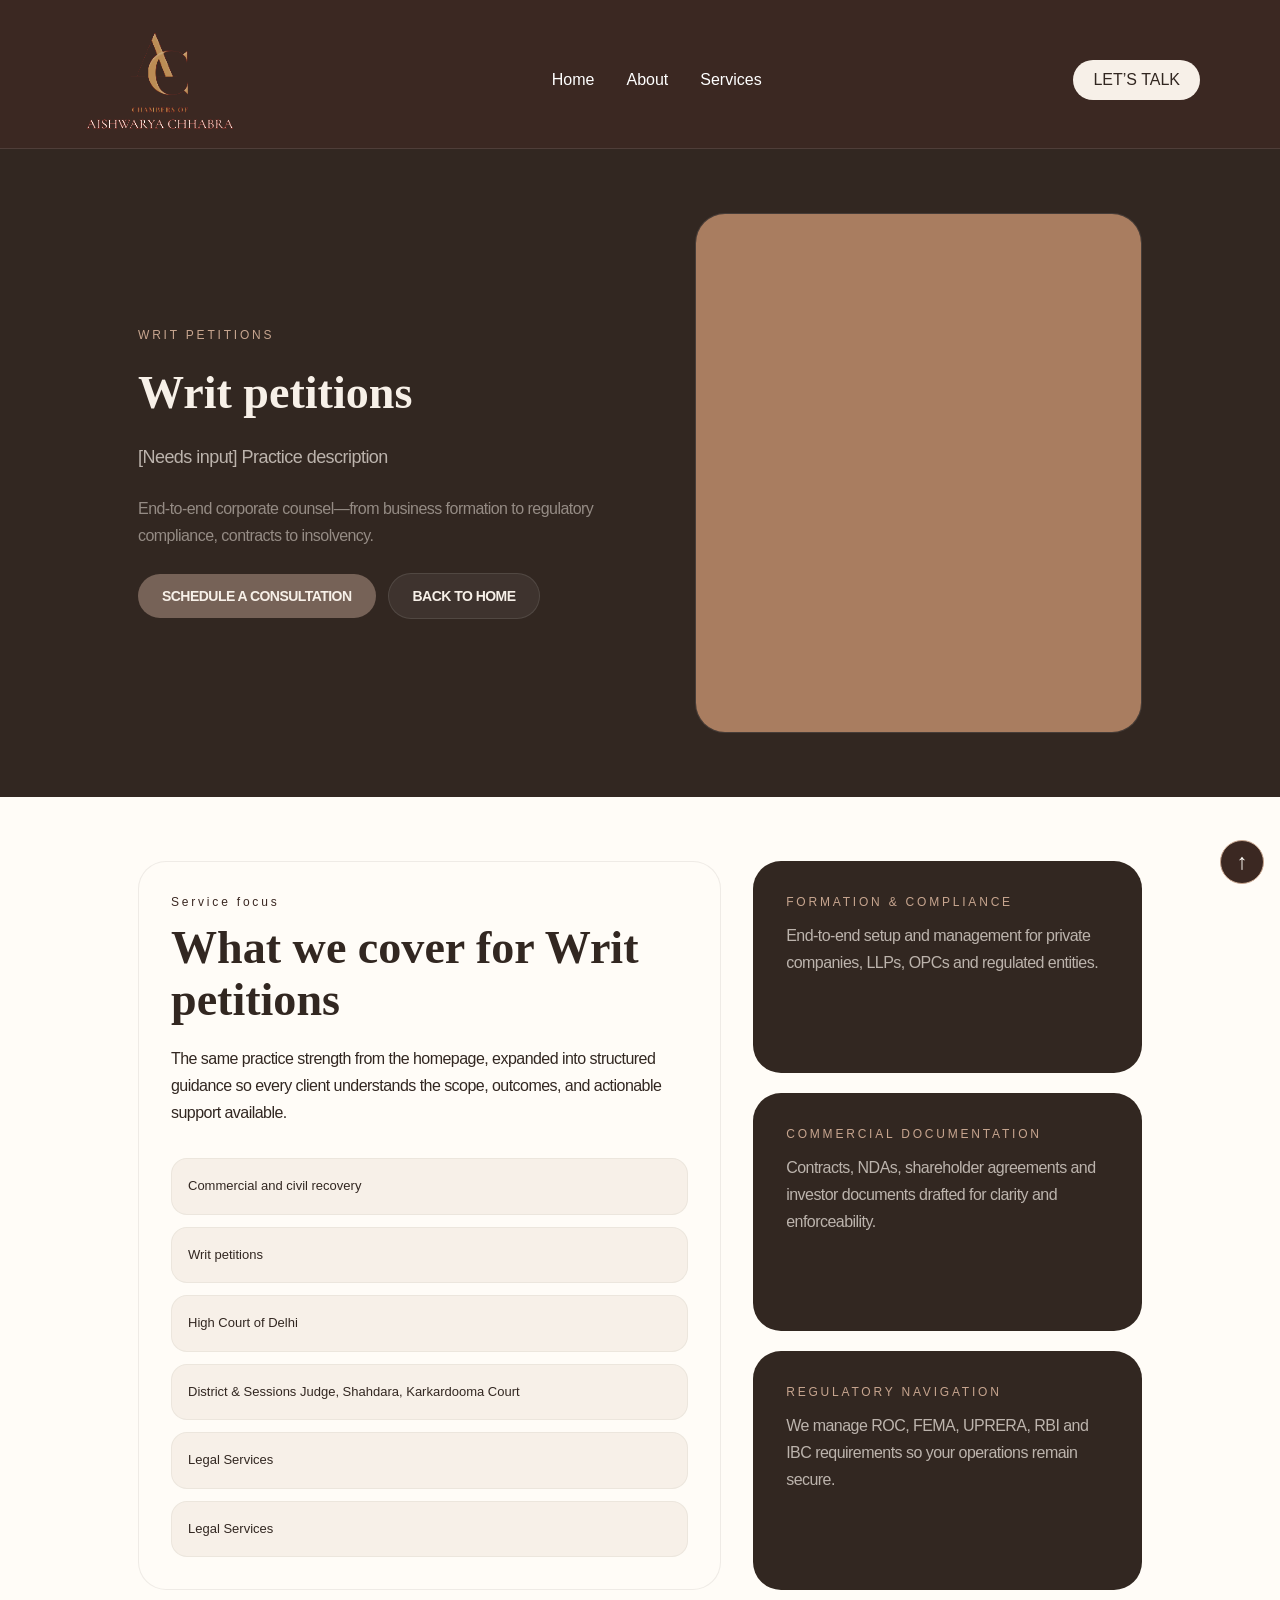
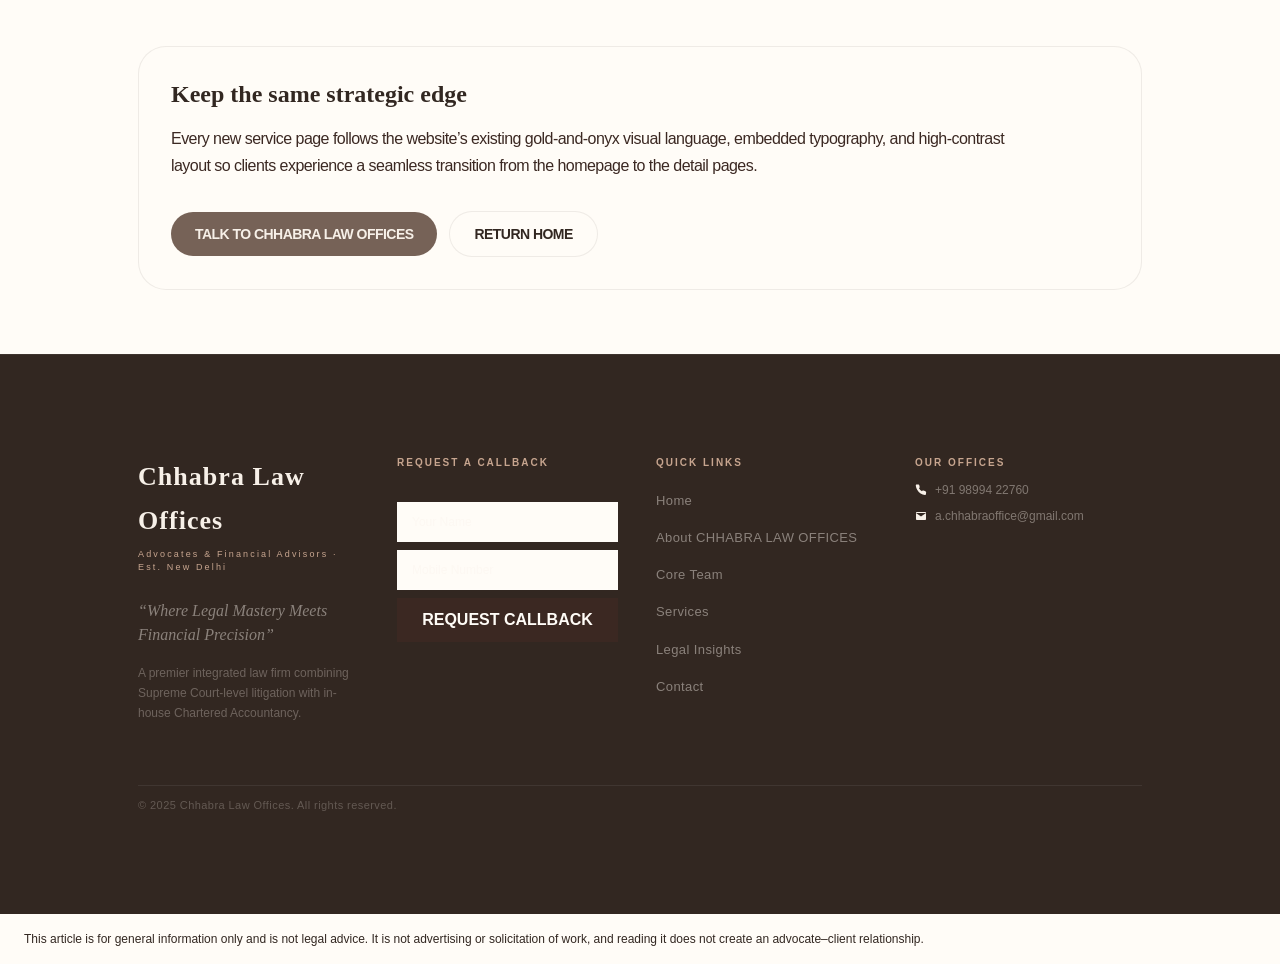
<file: services/corporate-commercial-law/index.html>
<!DOCTYPE html><html lang="en" class="jost_3e36cb27-module__GOVEQa__variable cormorant_garamond_97c65d7c-module__KWVokq__variable h-full"><head>
<script data-sclf-anim>document.documentElement.classList.add("sclf-anim-init");setTimeout(function(){document.documentElement.classList.remove("sclf-anim-init")},2500);</script><meta charset="utf-8">
<meta http-equiv="Content-Security-Policy" content="default-src &#39;self&#39; data: blob:; script-src &#39;self&#39; &#39;unsafe-inline&#39; &#39;unsafe-eval&#39;; style-src &#39;self&#39; &#39;unsafe-inline&#39;; img-src &#39;self&#39; data: blob:; font-src &#39;self&#39; data:; media-src &#39;self&#39; data: blob:; connect-src &#39;self&#39;; frame-src &#39;self&#39;; worker-src &#39;self&#39; blob:; form-action &#39;self&#39;">


<meta name="viewport" content="width=device-width, initial-scale=1, viewport-fit=cover"><link rel="stylesheet" href="../../assets/site/_next/static/chunks/3c9st355b9h98.__q189041d8.css" data-precedence="next"><link rel="preload" as="script" fetchpriority="low" href="../../assets/site/_next/static/chunks/0iq1i69206cyl.__q189041d8.js"><title>Chhabra Law Offices</title><meta name="description" content="Personal counsel, carefully argued."><link rel="icon" href="../../assets/chhabra/chambers-logo.jpg"><link rel="stylesheet" href="../../brand/brand.css">
<style data-sclf-ua-colours>:where(button,input,select,textarea){color:var(--sar-color-auto-000000, #322721)}:where(input,select,textarea){background-color:var(--sar-color-auto-ffffff, #f7f0e8)}</style><style data-sclf-logo-fit>img[data-sclf-logo]{object-fit:contain!important;max-height:100%!important}</style><style data-sclf-design>
[data-sclf-d="efq0qmr-7"] { translate: -106.93px -79.98px !important; }
[data-sclf-d="efq0qmr-8"] { z-index: 3 !important; translate: 16.84px 0.34px !important; }
[data-sclf-d="ek4dj05-0"] { isolation: isolate !important; }
[data-sclf-d="ek4dj05-4"] { height: 150px !important; box-sizing: border-box !important; max-height: none !important; min-height: 0 !important; translate: -16px -22px !important; }
[data-sclf-d="ek4dj05-5"] { width: 1061.73px !important; flex-grow: 0 !important; max-width: none !important; min-width: 0 !important; box-sizing: border-box !important; flex-basis: auto !important; translate: 41.28px 0px !important; flex-shrink: 0 !important; }
[data-sclf-d="ek4dj05-6"] { translate: -301.55px 4.08px !important; }
[data-sclf-d="ek4dj05-7"] { translate: 14.83px 0px !important; }
[data-sclf-d="e13vwoh2-8"] { width: 16px !important; height: 860.79px !important; flex-grow: 0 !important; max-width: none !important; min-width: 0 !important; box-sizing: border-box !important; flex-basis: auto !important; max-height: none !important; min-height: 0 !important; translate: -12.94px 0px !important; flex-shrink: 0 !important; }
[data-sclf-d="e13vwoh2-9"] { width: 328.13px !important; height: 729.35px !important; flex-grow: 0 !important; max-width: none !important; min-width: 0 !important; box-sizing: border-box !important; flex-basis: auto !important; max-height: none !important; min-height: 0 !important; text-align: left !important; translate: 1.88px 0px !important; flex-shrink: 0 !important; }
[data-sclf-d="e19ytq50-0"] { height: 2506.85px !important; box-sizing: border-box !important; max-height: none !important; min-height: 0 !important; translate: 0px 0px !important; }
[data-sclf-d="e1ubn6l2-4"] { translate: 7.5px -35.69px !important; }
[data-sclf-d="e1ubn6l2-6"] { height: 161.41px !important; font-size: 17px !important; box-sizing: border-box !important; max-height: none !important; min-height: 0 !important; text-align: left !important; translate: -20.94px 60px !important; font-weight: 700 !important; }
:where([data-sclf-d="e1yey8uv-5"]) { aspect-ratio: 267 / 150; height: auto; }
[data-sclf-d="e1yey8uv-5"] { object-fit: cover !important; translate: 27.99px 0px !important; }
[data-sclf-d="e1yey8uv-6"] { translate: -481.52px 49.5px !important; }
[data-sclf-d="efq0qmr-10"] { width: 233.5px !important; height: auto !important; flex-grow: 0 !important; font-size: 13px !important; max-width: none !important; min-width: 0 !important; text-wrap: wrap !important; align-self: flex-start !important; box-sizing: border-box !important; flex-basis: auto !important; max-height: none !important; min-height: 0 !important; translate: -13.13px 0px !important; flex-shrink: 0 !important; }
[data-sclf-d="ek4dj05-22"] { translate: -35px -2.52px !important; }
[data-sclf-d="ek4dj05-23"] { text-align: center !important; translate: -44.11px -1.06px !important; }
[data-sclf-d="ek4dj05-24"] { translate: 3.89px 2.9px !important; }
[data-sclf-d="ek4dj05-25"] { isolation: isolate !important; }
[data-sclf-d="ek4dj05-26"] { translate: 64.61px 43.98px !important; }
[data-sclf-d="ek4dj05-31"] { translate: 9.72px 0px !important; }
[data-sclf-d="e13vwoh2-16"] { font-size: 13px !important; }
[data-sclf-d="e13vwoh2-18"] { translate: -5.32px 2.99px !important; }
[data-sclf-d="e13vwoh2-19"] { translate: -13.65px -36.8px !important; }
[data-sclf-d="e13vwoh2-20"] { translate: -2.44px 313.55px !important; }
[data-sclf-d="e13vwoh2-23"] { height: 723.61px !important; box-sizing: border-box !important; isolation: isolate !important; max-height: none !important; min-height: 0 !important; text-align: left !important; translate: 0px 0px !important; }
[data-sclf-d="e13vwoh2-28"] { font-size: 14px !important; }
[data-sclf-d="e13vwoh2-30"] { color: #ffffff !important; height: 41.34px !important; box-sizing: border-box !important; max-height: none !important; min-height: 0 !important; translate: -1.55px 4.19px !important; }
[data-sclf-d="e13vwoh2-32"] { translate: -15.21px -257.96px !important; }
[data-sclf-d="e13vwoh2-33"] { text-align: left !important; }
[data-sclf-d="e13vwoh2-40"] { width: 315.11px !important; height: auto !important; flex-grow: 0 !important; font-size: 14px !important; max-width: none !important; min-width: 0 !important; text-wrap: wrap !important; align-self: flex-start !important; box-sizing: border-box !important; flex-basis: auto !important; max-height: none !important; min-height: 0 !important; translate: -12.72px 0px !important; flex-shrink: 0 !important; }
[data-sclf-d="e13vwoh2-42"] { color: #ffffff !important; }
[data-sclf-d="e13vwoh2-44"] { translate: -17.47px 21.99px !important; }
[data-sclf-d="e1ubn6l2-17"] { color: #ffffff !important; translate: 0px 58.03px !important; }
[data-sclf-d="efq0qmr-n3k78r"] { width: 537.37px !important; height: 434px !important; flex-grow: 0 !important; max-width: none !important; min-width: 0 !important; box-sizing: border-box !important; flex-basis: auto !important; max-height: none !important; min-height: 0 !important; translate: 635.61px 39.01px !important; flex-shrink: 0 !important; position: absolute !important; left: 5% !important; top: 10% !important; margin: 0 !important; z-index: 2 !important; }
[data-sclf-layout-section]:has([data-sclf-d="efq0qmr-n3k78r"]) { position: relative; }
[data-sclf-d="efq0qmr-n7brzf"] { width: 553px !important; height: 446px !important; flex-grow: 0 !important; max-width: none !important; min-width: 0 !important; box-sizing: border-box !important; flex-basis: auto !important; max-height: none !important; min-height: 0 !important; translate: -147.92px -88.07px !important; flex-shrink: 0 !important; position: absolute !important; left: 62.97% !important; top: 48.42% !important; margin: 0 !important; z-index: 2 !important; }
[data-sclf-layout-section]:has([data-sclf-d="efq0qmr-n7brzf"]) { position: relative; }
[data-sclf-d="efq0qmr-nwefvf"] { translate: -85.1px 164.11px !important; }
[data-sclf-d="ek4dj05-cgibm2"] { z-index: 1 !important; position: relative !important; translate: 484.35px -629.88px !important; }
[data-sclf-d="ek4dj05-n375ty"] { position: absolute !important; left: 84.89% !important; top: 64.58% !important; margin: 0 !important; width: 15.11% !important; z-index: 2 !important; }
[data-sclf-layout-section]:has([data-sclf-d="ek4dj05-n375ty"]) { position: relative; }
[data-sclf-d="ek4dj05-n5znfk"] { width: 378.98px !important; height: 601.88px !important; z-index: 51 !important; flex-grow: 0 !important; max-width: none !important; min-width: 0 !important; box-sizing: border-box !important; flex-basis: auto !important; max-height: none !important; min-height: 0 !important; translate: -196.44px -263.46px !important; flex-shrink: 0 !important; position: absolute !important; left: 85.29% !important; top: 63.68% !important; margin: 0 !important; }
[data-sclf-layout-section]:has([data-sclf-d="ek4dj05-n5znfk"]) { position: relative; }
[data-sclf-d="ek4dj05-nphr4b"] { width: 203px !important; height: 81px !important; z-index: 51 !important; flex-grow: 0 !important; max-width: none !important; min-width: 0 !important; box-sizing: border-box !important; flex-basis: auto !important; max-height: none !important; min-height: 0 !important; translate: -112.7px -53.05px !important; flex-shrink: 0 !important; position: absolute !important; left: 10.98% !important; top: 6.89% !important; margin: 0 !important; }
[data-sclf-layout-section]:has([data-sclf-d="ek4dj05-nphr4b"]) { position: relative; }
[data-sclf-d="ek4dj05-nw28eu"] { translate: -5.31px -1.41px !important; position: absolute !important; left: 3% !important; top: 3% !important; margin: 0 !important; width: 15% !important; z-index: 2 !important; }
[data-sclf-layout-section]:has([data-sclf-d="ek4dj05-nw28eu"]) { position: relative; }
[data-sclf-d="e13vwoh2-cejnd8"] { z-index: 1 !important; translate: -334.77px -228.16px !important; }
[data-sclf-d="e13vwoh2-n6nnwx"] { translate: -214.84px 149.16px !important; position: absolute !important; left: 34.77% !important; top: 53.81% !important; margin: 0 !important; width: 40% !important; z-index: 2 !important; }
[data-sclf-layout-section]:has([data-sclf-d="e13vwoh2-n6nnwx"]) { position: relative; }
[data-sclf-d="e13vwoh2-n9zyus"] { position: absolute !important; left: 21.54% !important; top: 67.98% !important; margin: 0 !important; width: 40% !important; z-index: 2 !important; }
[data-sclf-layout-section]:has([data-sclf-d="e13vwoh2-n9zyus"]) { position: relative; }
[data-sclf-d="e13vwoh2-na5wgm"] { position: absolute !important; left: 28.75% !important; top: 81.15% !important; margin: 0 !important; width: 40% !important; z-index: 2 !important; }
[data-sclf-layout-section]:has([data-sclf-d="e13vwoh2-na5wgm"]) { position: relative; }
[data-sclf-d="e13vwoh2-nb4wtv"] { color: #ffffff !important; width: 301.15px !important; height: auto !important; flex-grow: 0 !important; font-size: 12px !important; max-width: none !important; min-width: 0 !important; text-wrap: wrap !important; align-self: flex-start !important; box-sizing: border-box !important; flex-basis: auto !important; max-height: none !important; min-height: 0 !important; translate: -86.85px -50.45px !important; flex-shrink: 0 !important; position: absolute !important; left: 19.26% !important; top: 72.32% !important; margin: 0 !important; z-index: 2 !important; }
[data-sclf-layout-section]:has([data-sclf-d="e13vwoh2-nb4wtv"]) { position: relative; }
[data-sclf-d="e13vwoh2-ndjvz9"] { position: absolute !important; left: 21.27% !important; top: 74.49% !important; margin: 0 !important; width: 40% !important; z-index: 2 !important; }
[data-sclf-layout-section]:has([data-sclf-d="e13vwoh2-ndjvz9"]) { position: relative; }
[data-sclf-d="e13vwoh2-neav2e"] { color: var(--sar-color-background) !important; width: 295.53px !important; height: auto !important; flex-grow: 0 !important; font-size: 12px !important; max-width: none !important; min-width: 0 !important; text-wrap: wrap !important; align-self: flex-start !important; box-sizing: border-box !important; flex-basis: auto !important; max-height: none !important; min-height: 0 !important; translate: -80.15px -26.97px !important; flex-shrink: 0 !important; position: absolute !important; left: 18.73% !important; top: 55.51% !important; margin: 0 !important; z-index: 2 !important; }
[data-sclf-layout-section]:has([data-sclf-d="e13vwoh2-neav2e"]) { position: relative; }
[data-sclf-d="e13vwoh2-ng2gi8"] { color: #ffffff !important; width: 276.4px !important; height: auto !important; flex-grow: 0 !important; font-size: 12px !important; max-width: none !important; min-width: 0 !important; text-wrap: wrap !important; align-self: flex-start !important; box-sizing: border-box !important; flex-basis: auto !important; max-height: none !important; min-height: 0 !important; translate: -113.88px -45.49px !important; flex-shrink: 0 !important; position: absolute !important; left: 21.4% !important; top: 75.78% !important; margin: 0 !important; z-index: 2 !important; }
[data-sclf-layout-section]:has([data-sclf-d="e13vwoh2-ng2gi8"]) { position: relative; }
[data-sclf-d="e13vwoh2-ngtbnb"] { translate: -70.76px 131.51px !important; position: absolute !important; left: 17.66% !important; top: 63.44% !important; margin: 0 !important; width: 40% !important; z-index: 2 !important; }
[data-sclf-layout-section]:has([data-sclf-d="e13vwoh2-ngtbnb"]) { position: relative; }
[data-sclf-d="e13vwoh2-njadch"] { color: #ffffff !important; width: 298.64px !important; height: auto !important; flex-grow: 0 !important; font-size: 12px !important; max-width: none !important; min-width: 0 !important; text-wrap: wrap !important; align-self: flex-start !important; box-sizing: border-box !important; flex-basis: auto !important; max-height: none !important; min-height: 0 !important; translate: -81.8px -49.46px !important; flex-shrink: 0 !important; position: absolute !important; left: 18.86% !important; top: 64.88% !important; margin: 0 !important; z-index: 2 !important; }
[data-sclf-layout-section]:has([data-sclf-d="e13vwoh2-njadch"]) { position: relative; }
[data-sclf-d="e13vwoh2-nkits5"] { color: var(--sar-color-background) !important; width: 299px !important; height: auto !important; flex-grow: 0 !important; font-size: 12px !important; max-width: none !important; min-width: 0 !important; text-wrap: wrap !important; align-self: flex-start !important; box-sizing: border-box !important; flex-basis: auto !important; max-height: none !important; min-height: 0 !important; translate: -43.01px -57.33px !important; flex-shrink: 0 !important; position: absolute !important; left: 15.79% !important; top: 61.99% !important; margin: 0 !important; z-index: 2 !important; }
[data-sclf-layout-section]:has([data-sclf-d="e13vwoh2-nkits5"]) { position: relative; }
[data-sclf-d="e13vwoh2-nndxec"] { position: absolute !important; left: 27.42% !important; top: 80.9% !important; margin: 0 !important; width: 40% !important; z-index: 2 !important; }
[data-sclf-layout-section]:has([data-sclf-d="e13vwoh2-nndxec"]) { position: relative; }
[data-sclf-d="e13vwoh2-nxxbfq"] { color: #ffffff !important; width: 312.4px !important; height: auto !important; flex-grow: 0 !important; font-size: 12px !important; max-width: none !important; min-width: 0 !important; text-wrap: wrap !important; align-self: flex-start !important; box-sizing: border-box !important; flex-basis: auto !important; max-height: none !important; min-height: 0 !important; translate: -54.75px -79.53px !important; flex-shrink: 0 !important; position: absolute !important; left: 16.72% !important; top: 70.93% !important; margin: 0 !important; z-index: 2 !important; }
[data-sclf-layout-section]:has([data-sclf-d="e13vwoh2-nxxbfq"]) { position: relative; }
[data-sclf-d="e1ubn6l2-n3yfd6"] { translate: -129.66px -46.91px !important; position: absolute !important; left: 73.8% !important; top: 72.98% !important; margin: 0 !important; width: 26.2% !important; z-index: 2 !important; }
[data-sclf-layout-section]:has([data-sclf-d="e1ubn6l2-n3yfd6"]) { position: relative; }
[data-sclf-d="e1ubn6l2-nkypga"] { color: rgb(128, 46, 55) !important; width: 595.62px !important; height: auto !important; flex-grow: 0 !important; font-size: 17px !important; max-width: none !important; min-width: 0 !important; text-wrap: wrap !important; align-self: flex-start !important; box-sizing: border-box !important; flex-basis: auto !important; max-height: none !important; min-height: 0 !important; text-align: left !important; translate: -750.49px -106.07px !important; flex-shrink: 0 !important; font-weight: 700 !important; position: absolute !important; left: 91.98% !important; top: 49.33% !important; margin: 0 !important; z-index: 2 !important; }
[data-sclf-layout-section]:has([data-sclf-d="e1ubn6l2-nkypga"]) { position: relative; }
[data-sclf-d="e1ubn6l2-ntbbsn"] { color: var(--sar-color-accent) !important; width: 582.2px !important; height: auto !important; flex-grow: 0 !important; max-width: none !important; min-width: 0 !important; text-wrap: wrap !important; align-self: flex-start !important; box-sizing: border-box !important; flex-basis: auto !important; max-height: none !important; min-height: 0 !important; translate: -693.75px -262.21px !important; flex-shrink: 0 !important; font-weight: 700 !important; position: absolute !important; left: 91.98% !important; top: 79.18% !important; margin: 0 !important; z-index: 2 !important; }
[data-sclf-layout-section]:has([data-sclf-d="e1ubn6l2-ntbbsn"]) { position: relative; }
[data-sclf-d="e1yey8uv-n9i4nn"] { translate: -219.29px -314.32px !important; position: absolute !important; left: 28.62% !important; top: 27.2% !important; margin: 0 !important; width: 40% !important; z-index: 2 !important; }
[data-sclf-layout-section]:has([data-sclf-d="e1yey8uv-n9i4nn"]) { position: relative; }
@media (max-width: 1024px) {
[data-sclf-d="ek4dj05-cgibm2"] { z-index: 1 !important; }
[data-sclf-d="ek4dj05-n5znfk"] { z-index: 51 !important; }
[data-sclf-d="ek4dj05-nphr4b"] { z-index: 51 !important; }
[data-sclf-d="e13vwoh2-cejnd8"] { z-index: 1 !important; }
}
@media (max-width: 640px) {
[data-sclf-d="efq0qmr-n3k78r"] { position: relative !important; left: auto !important; top: auto !important; width: auto !important; max-width: 100% !important; }
[data-sclf-d="efq0qmr-n7brzf"] { position: relative !important; left: auto !important; top: auto !important; width: auto !important; max-width: 100% !important; }
[data-sclf-d="ek4dj05-cgibm2"] { z-index: 1 !important; }
[data-sclf-d="ek4dj05-n375ty"] { position: relative !important; left: auto !important; top: auto !important; width: auto !important; max-width: 100% !important; }
[data-sclf-d="ek4dj05-n5znfk"] { position: relative !important; left: auto !important; top: auto !important; width: auto !important; max-width: 100% !important; }
[data-sclf-d="ek4dj05-n5znfk"] { z-index: 51 !important; }
[data-sclf-d="ek4dj05-nphr4b"] { position: relative !important; left: auto !important; top: auto !important; width: auto !important; max-width: 100% !important; }
[data-sclf-d="ek4dj05-nphr4b"] { z-index: 51 !important; }
[data-sclf-d="ek4dj05-nw28eu"] { position: relative !important; left: auto !important; top: auto !important; width: auto !important; max-width: 100% !important; }
[data-sclf-d="e13vwoh2-cejnd8"] { z-index: 1 !important; }
[data-sclf-d="e13vwoh2-n6nnwx"] { position: relative !important; left: auto !important; top: auto !important; width: auto !important; max-width: 100% !important; }
[data-sclf-d="e13vwoh2-n9zyus"] { position: relative !important; left: auto !important; top: auto !important; width: auto !important; max-width: 100% !important; }
[data-sclf-d="e13vwoh2-na5wgm"] { position: relative !important; left: auto !important; top: auto !important; width: auto !important; max-width: 100% !important; }
[data-sclf-d="e13vwoh2-nb4wtv"] { position: relative !important; left: auto !important; top: auto !important; width: auto !important; max-width: 100% !important; }
[data-sclf-d="e13vwoh2-ndjvz9"] { position: relative !important; left: auto !important; top: auto !important; width: auto !important; max-width: 100% !important; }
[data-sclf-d="e13vwoh2-neav2e"] { position: relative !important; left: auto !important; top: auto !important; width: auto !important; max-width: 100% !important; }
[data-sclf-d="e13vwoh2-ng2gi8"] { position: relative !important; left: auto !important; top: auto !important; width: auto !important; max-width: 100% !important; }
[data-sclf-d="e13vwoh2-ngtbnb"] { position: relative !important; left: auto !important; top: auto !important; width: auto !important; max-width: 100% !important; }
[data-sclf-d="e13vwoh2-njadch"] { position: relative !important; left: auto !important; top: auto !important; width: auto !important; max-width: 100% !important; }
[data-sclf-d="e13vwoh2-nkits5"] { position: relative !important; left: auto !important; top: auto !important; width: auto !important; max-width: 100% !important; }
[data-sclf-d="e13vwoh2-nndxec"] { position: relative !important; left: auto !important; top: auto !important; width: auto !important; max-width: 100% !important; }
[data-sclf-d="e13vwoh2-nxxbfq"] { position: relative !important; left: auto !important; top: auto !important; width: auto !important; max-width: 100% !important; }
[data-sclf-d="e1ubn6l2-n3yfd6"] { position: relative !important; left: auto !important; top: auto !important; width: auto !important; max-width: 100% !important; }
[data-sclf-d="e1ubn6l2-nkypga"] { position: relative !important; left: auto !important; top: auto !important; width: auto !important; max-width: 100% !important; }
[data-sclf-d="e1ubn6l2-ntbbsn"] { position: relative !important; left: auto !important; top: auto !important; width: auto !important; max-width: 100% !important; }
[data-sclf-d="e1yey8uv-n9i4nn"] { position: relative !important; left: auto !important; top: auto !important; width: auto !important; max-width: 100% !important; }
}
html.sclf-anim-init [data-sclf-d="e1ubn6l2-6"], html.sclf-anim-init [data-sclf-d="ek4dj05-n5znfk"], html.sclf-anim-init [data-sclf-d="e1ubn6l2-nkypga"], html.sclf-anim-init [data-sclf-d="e1ubn6l2-ntbbsn"] { visibility: hidden; }
</style>
<style data-sclf-navigation-style>[data-sclf-navigation],.sclf-navigation-links{display:flex!important;flex-wrap:wrap!important;align-items:center!important;justify-content:var(--sclf-nav-align,flex-start)!important;gap:var(--sclf-nav-gap,8px)!important;visibility:visible!important;opacity:1!important;height:auto!important;max-height:none!important;overflow:visible!important;pointer-events:auto!important;min-width:0;max-width:100%!important;box-sizing:border-box;list-style:none;margin:0;padding:0}
[data-sclf-navigation]{font-size:var(--sclf-nav-font,16px)!important}
[data-sclf-navigation]>.sclf-navigation-item{display:block!important;margin:0!important;padding:0!important;list-style:none!important}
[data-sclf-navigation] .sclf-navigation-link{display:inline-flex!important;align-items:center;min-height:40px;padding:8px 12px!important;white-space:nowrap;color:inherit!important;font:inherit!important;text-decoration:none!important;pointer-events:auto!important;cursor:pointer!important}
[data-sclf-navigation] .sclf-navigation-link:hover,[data-sclf-navigation] .sclf-navigation-link:focus-visible{text-decoration:underline!important;text-underline-offset:4px}
[data-sclf-layout-section]{scroll-margin-top:96px}
[data-sclf-navigation-anchor]{position:relative}
@media(prefers-reduced-motion:no-preference){html{scroll-behavior:smooth}}</style>
</head><body id="page-top" class="min-h-full flex flex-col bg-white"><div hidden=""></div><div class="min-h-screen bg-[#f8f3eb] text-[#1a1a1a]"><header class="sticky top-0 z-50 border-b border-white/10 bg-[#6b1f2a]" data-sar-section="services-corporate-commercial-law/s01-navigation" data-sar-type="navigation" data-sclf-layout-section="s01-navigation" id="sclf-section-1l2zssw"><div class="mx-auto flex w-full max-w-[1570px] items-center justify-between px-5 py-4 sm:px-8 md:px-12 lg:px-20"><a class="inline-flex items-center" href="../../index.html"><span class="header-logo"><img src="../../assets/chhabra/chambers-logo.jpg" alt="Chambers of Aishwarya Chhabra" width="1178" height="1100"></span></a><nav class="inner-page-nav items-center gap-5 md:flex" data-sclf-navigation="" style=";--sclf-nav-gap:8px;--sclf-nav-font:16px;--sclf-nav-align:center;color:#ffffff!important;" id="site-navigation"><a class="sclf-navigation-link" data-sclf-navigation-item="slot-1" href="../../index.html">Home</a><a class="sclf-navigation-link" data-sclf-navigation-item="slot-2" href="../../index.html#team">About</a><a class="sclf-navigation-link" data-sclf-navigation-item="slot-3" href="../../index.html#services">Services</a><a class="mobile-nav-appointment rounded-full bg-[#f9f5ea] px-5 py-2.5 font-jost text-sm font-normal uppercase tracking-[-0.54px] text-[#1a1a1a] transition-all duration-200 hover:bg-white" href="../../index.html#contact">LET’S TALK</a></nav><button type="button" class="mobile-nav-toggle" aria-controls="site-navigation" aria-expanded="false" aria-label="Open navigation" hidden>Menu</button><a class="desktop-nav-appointment rounded-full bg-[#f9f5ea] px-5 py-2.5 font-jost text-sm font-normal uppercase tracking-[-0.54px] text-[#1a1a1a] transition-all duration-200 hover:bg-white" href="../../index.html#contact">LET’S TALK</a></div></header>
<div class="w-full" data-sar-section="services-corporate-commercial-law/s02-hero" data-sar-type="hero" data-sclf-layout-section="s02-hero" id="sclf-section-10mvb79"><main class="flex min-h-screen flex-col bg-[#f8f3eb] text-[#1a1a1a]"><section class="relative overflow-hidden bg-[#1a1a1a] px-5 py-16 sm:px-8 md:px-16 lg:px-[138px]"><div class="mx-auto flex max-w-[1570px] flex-col gap-12 lg:grid lg:grid-cols-[1.05fr_0.95fr] lg:items-center lg:gap-16"><div class="flex flex-col gap-6"><p class="font-jost text-xs tracking-[2.8px] text-[#b8935a] uppercase">Writ petitions</p><h1 class="font-cormorant text-[34px] sm:text-[44px] md:text-[52px] lg:text-[60px] font-semibold leading-tight text-white">Writ petitions</h1><p class="max-w-[720px] font-jost text-base md:text-lg font-light leading-[28px] tracking-[-0.54px] text-white/70">[Needs input] Practice description</p><p class="max-w-[640px] font-jost text-sm md:text-base font-light leading-[27px] tracking-[-0.54px] text-white/50">End-to-end corporate counsel—from business formation to regulatory compliance, contracts to insolvency.</p><div class="flex flex-col gap-3 sm:flex-row sm:items-center"><a class="inline-flex w-full items-center justify-center rounded-full bg-[#b8935a] px-6 py-3 text-sm font-semibold uppercase tracking-[-0.54px] text-[#1a1a1a] transition duration-200 hover:bg-[#c9a46b] sm:w-auto" href="../../index.html#contact">Schedule a Consultation</a><a class="inline-flex w-full items-center justify-center rounded-full border border-white/10 bg-white/[0.06] px-6 py-3 text-sm font-semibold uppercase tracking-[-0.54px] text-white transition duration-200 hover:border-[#b8935a] hover:text-white sm:w-auto" href="../../index.html">Back to Home</a></div></div><div class="relative h-[360px] sm:h-[420px] md:h-[520px] rounded-[30px] overflow-hidden border border-white/[0.1] bg-[#111]"><img alt="Writ petitions" decoding="async" data-nimg="fill" class="object-cover" style="position:absolute;height:100%;width:100%;left:0;top:0;right:0;bottom:0;color:transparent" sizes="(max-width: 768px) 100vw, 640px" src="data:image/svg+xml,%3Csvg%20xmlns%3D%22http%3A%2F%2Fwww.w3.org%2F2000%2Fsvg%22%20viewBox%3D%220%200%2016%209%22%3E%3Crect%20width%3D%2216%22%20height%3D%229%22%20fill%3D%22%23a97d60%22%2F%3E%3C%2Fsvg%3E"></div></div></section><section class="bg-[#f8f3eb] px-5 py-16 sm:px-8 md:px-16 lg:px-[138px]"><div class="mx-auto flex max-w-[1240px] flex-col gap-14"><div class="grid gap-8 lg:grid-cols-[1.2fr_0.8fr]"><div class="rounded-[28px] border border-black/[0.08] bg-white p-8 shadow-[0_18px_60px_rgba(16,24,40,0.08)]"><p class="font-jost text-xs tracking-[2.8px] text-[#b8935a]">Service focus</p><h2 class="mt-3 font-cormorant text-[30px] md:text-[38px] font-semibold leading-tight text-[#1a1a1a]">What we cover for Writ petitions</h2><p class="mt-5 font-jost text-base leading-[27px] tracking-[-0.54px] text-[#444]">The same practice strength from the homepage, expanded into structured guidance so every client understands the scope, outcomes, and actionable support available.</p><ul class="mt-8 grid gap-3 text-[13px] font-light leading-[22.5px] text-[#1a1a1a]"><li class="flex items-start gap-3 rounded-2xl border border-black/[0.05] bg-[#faf7f2] px-4 py-4">Commercial and civil recovery</li><li class="flex items-start gap-3 rounded-2xl border border-black/[0.05] bg-[#faf7f2] px-4 py-4">Writ petitions</li><li class="flex items-start gap-3 rounded-2xl border border-black/[0.05] bg-[#faf7f2] px-4 py-4">High Court of Delhi</li><li class="flex items-start gap-3 rounded-2xl border border-black/[0.05] bg-[#faf7f2] px-4 py-4">District &amp; Sessions Judge, Shahdara, Karkardooma Court</li><li class="flex items-start gap-3 rounded-2xl border border-black/[0.05] bg-[#faf7f2] px-4 py-4">Legal Services</li><li class="flex items-start gap-3 rounded-2xl border border-black/[0.05] bg-[#faf7f2] px-4 py-4">Legal Services</li></ul></div><div class="grid gap-5"><div class="rounded-[28px] border border-black/[0.08] bg-[#1a1a1a] p-8 text-white shadow-[0_16px_40px_rgba(0,0,0,0.08)]"><p class="font-jost text-xs tracking-[2.8px] text-[#b8935a] uppercase">Formation &amp; Compliance</p><p class="mt-3 font-jost text-base leading-[27px] tracking-[-0.54px] text-white/70">End-to-end setup and management for private companies, LLPs, OPCs and regulated entities.</p></div><div class="rounded-[28px] border border-black/[0.08] bg-[#1a1a1a] p-8 text-white shadow-[0_16px_40px_rgba(0,0,0,0.08)]"><p class="font-jost text-xs tracking-[2.8px] text-[#b8935a] uppercase">Commercial Documentation</p><p class="mt-3 font-jost text-base leading-[27px] tracking-[-0.54px] text-white/70">Contracts, NDAs, shareholder agreements and investor documents drafted for clarity and enforceability.</p></div><div class="rounded-[28px] border border-black/[0.08] bg-[#1a1a1a] p-8 text-white shadow-[0_16px_40px_rgba(0,0,0,0.08)]"><p class="font-jost text-xs tracking-[2.8px] text-[#b8935a] uppercase">Regulatory Navigation</p><p class="mt-3 font-jost text-base leading-[27px] tracking-[-0.54px] text-white/70">We manage ROC, FEMA, UPRERA, RBI and IBC requirements so your operations remain secure.</p></div></div></div><div class="rounded-[28px] border border-black/[0.08] bg-white p-8"><h3 class="font-cormorant text-[26px] font-semibold leading-tight text-[#1a1a1a]">Keep the same strategic edge</h3><p class="mt-4 max-w-[860px] font-jost text-base leading-[27px] tracking-[-0.54px] text-[#4d4d4d]">Every new service page follows the website’s existing gold-and-onyx visual language, embedded typography, and high-contrast layout so clients experience a seamless transition from the homepage to the detail pages.</p><div class="mt-8 flex flex-col gap-3 sm:flex-row sm:items-center"><a class="inline-flex items-center justify-center rounded-full bg-[#b8935a] px-6 py-3 text-sm font-semibold uppercase tracking-[-0.54px] text-[#1a1a1a] transition duration-200 hover:bg-[#c9a46b]" href="../../index.html#contact">Talk to CHHABRA LAW OFFICES</a><a class="inline-flex items-center justify-center rounded-full border border-black/[0.08] bg-white px-6 py-3 text-sm font-semibold uppercase tracking-[-0.54px] text-[#1a1a1a] transition duration-200 hover:border-[#b8935a]" href="../../index.html">Return home</a></div></div></div></section></main></div>
<footer class="relative flex w-full flex-col border-t border-white/[0.06] bg-[#111] px-5 sm:px-8 md:px-16 lg:px-[138px] py-14 md:py-[100px] mx-auto overflow-hidden" data-sar-section="services-corporate-commercial-law/s03-footer" data-sar-type="footer" data-sclf-layout-section="s03-footer" id="sclf-section-fjvil3"><div class="flex w-full flex-col gap-10 md:gap-[61px]"><div class="grid grid-cols-1 sm:grid-cols-2 lg:grid-cols-4 gap-10 md:gap-8"><div data-reveal="true" class="sm:col-span-2 lg:col-span-1 max-w-[318px]" style="translate: none; rotate: none; scale: none; transform: translate(0px, 0px); opacity: 1;"><p class="font-cormorant text-[22px] md:text-[26px] font-semibold leading-[44.2px] tracking-[1.04px] text-white">Chhabra Law Offices</p><p class="mt-1 font-jost text-[9px] tracking-[2.16px] text-[#b8935a]">Advocates &amp; Financial Advisors · Est. New Delhi</p><p class="mt-6 font-cormorant text-base italic leading-6 text-white/45">“Where Legal Mastery Meets Financial Precision”</p><p class="mt-4 font-jost text-xs font-light leading-[20.4px] text-white/30">A premier integrated law firm combining Supreme Court-level litigation with in-house Chartered Accountancy.</p></div><div data-reveal="true" class="w-full lg:w-[221px]" style="translate: none; rotate: none; scale: none; transform: translate(0px, 0px); opacity: 1;"><p class="font-jost text-[10px] font-semibold uppercase tracking-[2px] text-[#b8935a]">Request a Callback</p><input type="text" placeholder="Your Name" class="input-gold mt-6 md:mt-8 block h-10 w-full border border-white/10 bg-white/[0.05] px-3.5 font-jost text-xs text-white placeholder:text-white/25"><input type="tel" placeholder="Mobile Number" class="input-gold mt-2 block h-10 w-full border border-white/10 bg-white/[0.05] px-3.5 font-jost text-xs text-white placeholder:text-white/25"><button type="button" class="callback-button">Request Callback</button></div><div data-reveal="true" style="translate: none; rotate: none; scale: none; transform: translate(0px, 0px); opacity: 1;"><p class="font-jost text-[10px] font-semibold uppercase tracking-[2px] text-[#b8935a]">Quick Links</p><ul class="mt-5 space-y-[15px] font-jost text-[13px] font-light leading-[22.1px] tracking-[0.39px] text-white/45"><li><a class="transition-colors duration-200 hover:text-white/70" href="#">Home</a></li><li><a class="transition-colors duration-200 hover:text-white/70" href="#about-us">About CHHABRA LAW OFFICES</a></li><li><a class="transition-colors duration-200 hover:text-white/70" href="#team">Core Team</a></li><li><a class="transition-colors duration-200 hover:text-white/70" href="#services">Services</a></li><li><a class="transition-colors duration-200 hover:text-white/70" href="#blogs">Legal Insights</a></li><li><a class="transition-colors duration-200 hover:text-white/70" href="#contact">Contact</a></li></ul></div><div data-reveal="true" style="translate: none; rotate: none; scale: none; transform: translate(0px, 0px); opacity: 1;"><p class="font-jost text-[10px] font-semibold uppercase tracking-[2px] text-[#b8935a]">Our Offices</p><div class="footer-office-links"><div class="mt-2 flex items-center gap-2"><img alt="" loading="lazy" width="12" height="12" decoding="async" data-nimg="1" style="color:transparent" src="../../assets/site/images/footer-phone.__q189041d8.svg"><a href="tel:+919899422760" class="font-jost text-xs font-light text-white/40 transition-colors hover:text-white/60">+91 98994 22760</a></div><div class="mt-2 flex items-center gap-2"><img alt="" loading="lazy" width="12" height="12" decoding="async" data-nimg="1" style="color:transparent" src="../../assets/site/images/footer-email.__q189041d8.svg"><a href="mailto:a.chhabraoffice@gmail.com" class="font-jost text-xs font-light text-white/40 break-all transition-colors hover:text-white/60">a.chhabraoffice@gmail.com</a></div></div></div></div><div data-reveal="true" class="border-t border-white/[0.07] pt-2.5" style="translate: none; rotate: none; scale: none; transform: translate(0px, 0px); opacity: 1;"><div class="flex flex-col sm:flex-row items-start sm:items-center justify-between gap-2 font-jost text-[11px] font-light leading-[18.7px]"><p class="tracking-[0.44px] text-white/25">© 2025 Chhabra Law Offices. All rights reserved.</p><p class="text-white/20"></p></div></div></div></footer>
</div><next-route-announcer style="position: absolute;"></next-route-announcer><aside data-sclf-disclaimer style="padding:16px 24px;font-size:12px;line-height:1.5;color:var(--sar-color-auto-000000, #322721);background-color:var(--sar-color-auto-ffffff, #f7f0e8)">This article is for general information only and is not legal advice. It is not advertising or solicitation of work, and reading it does not create an advocate–client relationship.</aside><script data-sclf-anim>/* Animate.css v4.1.1 — https://animate.style/
The MIT License (MIT)

Copyright (c) 2020 Daniel Eden

Permission is hereby granted, free of charge, to any person obtaining a copy
of this software and associated documentation files (the "Software"), to deal
in the Software without restriction, including without limitation the rights
to use, copy, modify, merge, publish, distribute, sublicense, and/or sell
copies of the Software, and to permit persons to whom the Software is
furnished to do so, subject to the following conditions:

The above copyright notice and this permission notice shall be included in all
copies or substantial portions of the Software.

THE SOFTWARE IS PROVIDED "AS IS", WITHOUT WARRANTY OF ANY KIND, EXPRESS OR
IMPLIED, INCLUDING BUT NOT LIMITED TO THE WARRANTIES OF MERCHANTABILITY,
FITNESS FOR A PARTICULAR PURPOSE AND NONINFRINGEMENT. IN NO EVENT SHALL THE
AUTHORS OR COPYRIGHT HOLDERS BE LIABLE FOR ANY CLAIM, DAMAGES OR OTHER
LIABILITY, WHETHER IN AN ACTION OF CONTRACT, TORT OR OTHERWISE, ARISING FROM,
OUT OF OR IN CONNECTION WITH THE SOFTWARE OR THE USE OR OTHER DEALINGS IN THE
SOFTWARE. */
/* MIT License
Copyright (c) 2026 SCL Studio

Permission is hereby granted, free of charge, to any person obtaining a copy
of this software and associated documentation files (the "Software"), to deal
in the Software without restriction, including without limitation the rights
to use, copy, modify, merge, publish, distribute, sublicense, and/or sell
copies of the Software, and to permit persons to whom the Software is
furnished to do so, subject to the following conditions:

The above copyright notice and this permission notice shall be included in all
copies or substantial portions of the Software.

THE SOFTWARE IS PROVIDED "AS IS", WITHOUT WARRANTY OF ANY KIND, EXPRESS OR
IMPLIED, INCLUDING BUT NOT LIMITED TO THE WARRANTIES OF MERCHANTABILITY,
FITNESS FOR A PARTICULAR PURPOSE AND NONINFRINGEMENT. IN NO EVENT SHALL THE
AUTHORS OR COPYRIGHT HOLDERS BE LIABLE FOR ANY CLAIM, DAMAGES OR OTHER
LIABILITY, WHETHER IN AN ACTION OF CONTRACT, TORT OR OTHERWISE, ARISING FROM,
OUT OF OR IN CONNECTION WITH THE SOFTWARE OR THE USE OR OTHER DEALINGS IN THE
SOFTWARE. */
window.__SCLF_ANIM__={"smoothScroll":false,"elements":{"e1ubn6l2-6":{"entrance":{"preserveTransform":true,"frames":[{"opacity":0,"transform":"translateY(28px)","easing":"cubic-bezier(0.16,1,0.3,1)"},{"opacity":1,"transform":"translateY(0px)"}],"duration":1000,"delay":0,"easing":"linear","trigger":"scroll","stagger":0,"replay":false}},"ek4dj05-n5znfk":{"entrance":{"preserveTransform":true,"frames":[{"opacity":0,"transform":"translateY(28px)","easing":"cubic-bezier(0.16,1,0.3,1)"},{"opacity":1,"transform":"translateY(0px)"}],"duration":1000,"delay":0,"easing":"linear","trigger":"load","stagger":0,"replay":false}},"e1ubn6l2-nkypga":{"entrance":{"preserveTransform":true,"frames":[{"opacity":0,"transform":"translateY(28px)","easing":"cubic-bezier(0.16,1,0.3,1)"},{"opacity":1,"transform":"translateY(0px)"}],"duration":1000,"delay":0,"easing":"linear","trigger":"scroll","stagger":0,"replay":false}},"e1ubn6l2-ntbbsn":{"entrance":{"preserveTransform":true,"frames":[{"opacity":0,"transform":"translateY(28px)","easing":"cubic-bezier(0.16,1,0.3,1)"},{"opacity":1,"transform":"translateY(0px)"}],"duration":1000,"delay":0,"easing":"linear","trigger":"scroll","stagger":0,"replay":false}}}};</script>
<script data-sclf-anim>(function () {
  "use strict";
  var cfg = window.__SCLF_ANIM__ || { elements: {} };
  var root = document.documentElement;
  var done = function () { root.classList.remove("sclf-anim-init"); };
  var reduced = window.matchMedia && window.matchMedia("(prefers-reduced-motion: reduce)").matches;
  if (reduced || !Element.prototype.animate) { done(); return; }
  function $all(id) { return Array.prototype.slice.call(document.querySelectorAll('[data-sclf-d="' + id + '"]')); }
  function split(el, mode) {
    var out = [], nodes = [], w = document.createTreeWalker(el, 4), n;
    while ((n = w.nextNode())) if (n.nodeValue.trim()) nodes.push(n);
    nodes.forEach(function (node) {
      var frag = document.createDocumentFragment();
      node.nodeValue.split(/(\s+)/).forEach(function (part) {
        if (!part) return;
        if (/^\s+$/.test(part)) { frag.appendChild(document.createTextNode(part)); return; }
        var word = document.createElement("span"); word.style.display = "inline-block";
        if (mode === "chars") Array.from(part).forEach(function (ch) { var c = document.createElement("span"); c.style.display = "inline-block"; c.textContent = ch; word.appendChild(c); out.push(c); });
        else { word.textContent = part; out.push(word); }
        frag.appendChild(word);
      });
      node.parentNode.replaceChild(frag, node);
    });
    return out;
  }
  var scrubs = [], parallax = [], io = null;
  function prep(targets, a) {
    return targets.map(function (t, i) {
      var base = a.preserveTransform ? getComputedStyle(t).transform : "none";
      var frames = !base || base === "none" ? a.frames : a.frames.map(function (f) { return Object.assign({}, f, f.transform ? { transform: base + (f.transform === "none" ? "" : " " + f.transform) } : {}); });
      var anim = t.animate(frames, { duration: a.duration, delay: a.delay + i * (a.stagger || 0), easing: a.easing, fill: "both" });
      anim.pause(); anim.currentTime = 0; return anim;
    });
  }
  function watch(el, anims, a) {
    if (a.trigger === "load") { anims.forEach(function (x) { x.play(); }); return; }
    if (a.trigger === "scrub") { anims.forEach(function (x) { x.pause(); }); scrubs.push({ el: el, anims: anims, a: a }); return; }
    if (!io) io = new IntersectionObserver(function (entries) {
      entries.forEach(function (en) {
        var rec = en.target.__sclf; if (!rec) return;
        if (en.isIntersecting) rec.forEach(function (r) { if (r.played && !r.a.replay) return; r.played = true; r.anims.forEach(function (x) { x.playbackRate = 1; x.play(); }); });
        else rec.forEach(function (r) { if (r.a.replay && en.boundingClientRect.top > 0) r.anims.forEach(function (x) { x.pause(); x.currentTime = 0; }); });
      });
    }, { rootMargin: "0px 0px -12% 0px", threshold: 0.1 });
    (el.__sclf = el.__sclf || []).push({ anims: anims, a: a });
    io.observe(el);
  }
  Object.keys(cfg.elements || {}).forEach(function (id) {
    var c = cfg.elements[id];
    $all(id).forEach(function (el) {
      try {
        if (c.text) {
          var spans = split(el, c.text.split);
          watch(el, prep(spans, c.text), c.text);
        } else if (c.entrance) {
          var e = c.entrance, targets = e.svgPath ? (el.tagName.toLowerCase() === "path" ? [el] : Array.prototype.slice.call(el.querySelectorAll("path"))) : e.stagger ? Array.prototype.slice.call(el.children) : [el];
          if (e.svgPath && targets.length !== 1) return;
          if (!targets.length) targets = [el];
          watch(el, prep(targets, e), e);
        }
        if (c.loop) el.animate(c.loop.frames, { duration: c.loop.duration, delay: c.loop.delay, easing: c.loop.easing, iterations: Infinity, direction: c.loop.alternate ? "alternate" : "normal", composite: "add" });
        if (c.parallax) parallax.push({ el: el, p: c.parallax });
      } catch (err) { /* never break the page */ }
    });
  });
  done();
  var vh = window.innerHeight, ticking = false;
  function frame() {
    ticking = false; vh = window.innerHeight;
    scrubs.forEach(function (s) {
      var r = s.el.getBoundingClientRect(), start = vh * 0.85, end = vh * 0.35;
      var p = Math.min(1, Math.max(0, (start - r.top) / (start - end)));
      s.anims.forEach(function (x, i) { var total = s.a.duration + i * (s.a.stagger || 0); x.currentTime = p * (total + s.a.delay); });
    });
    parallax.forEach(function (o) {
      var r = o.el.getBoundingClientRect(), off = (r.top + r.height / 2 - vh / 2) * o.p.speed * -0.35;
      if (o.p.mode === "background") o.el.style.backgroundPositionY = "calc(50% + " + off.toFixed(1) + "px)";
      else o.el.style.translate = "0 " + off.toFixed(1) + "px";
    });
  }
  function onScroll() { if (!ticking) { ticking = true; requestAnimationFrame(frame); } }
  if (scrubs.length || parallax.length) { window.addEventListener("scroll", onScroll, { passive: true }); window.addEventListener("resize", onScroll); frame(); }
  if (cfg.smoothScroll && typeof window.Lenis === "function") {
    try { window.__sclfLenis = new window.Lenis({ autoRaf: true, anchors: true, lerp: 0.1 }); } catch (err) { /* keep native scrolling */ }
  } else if (cfg.smoothScroll && window.matchMedia("(pointer: fine)").matches) {
    var target = window.scrollY, cur = target, running = false;
    function scrollable(node) {
      for (; node && node !== document.body && node !== root; node = node.parentElement) {
        var s = getComputedStyle(node);
        if (/(auto|scroll)/.test(s.overflowY) && node.scrollHeight > node.clientHeight) return true;
      }
      return false;
    }
    function step() {
      cur += (target - cur) * 0.12;
      if (Math.abs(target - cur) < 0.5) { cur = target; running = false; }
      window.scrollTo(0, cur);
      if (running) requestAnimationFrame(step);
    }
    window.addEventListener("wheel", function (e) {
      if (e.ctrlKey || e.defaultPrevented || scrollable(e.target)) return;
      e.preventDefault();
      if (!running) { cur = window.scrollY; target = cur; }
      var max = document.documentElement.scrollHeight - vh;
      target = Math.max(0, Math.min(max, target + e.deltaY * (e.deltaMode === 1 ? 32 : 1)));
      if (!running) { running = true; requestAnimationFrame(step); }
    }, { passive: false });
    window.addEventListener("scroll", function () { if (!running) { cur = target = window.scrollY; } }, { passive: true });
  }
})();</script>
<script src="../../runtime/navigation.js" defer></script>
<a class="back-to-top" href="#page-top" aria-label="Back to top">&#8593;</a>
<script src="../../runtime/scroll-reveal.js" defer></script>
</body></html>
</file>
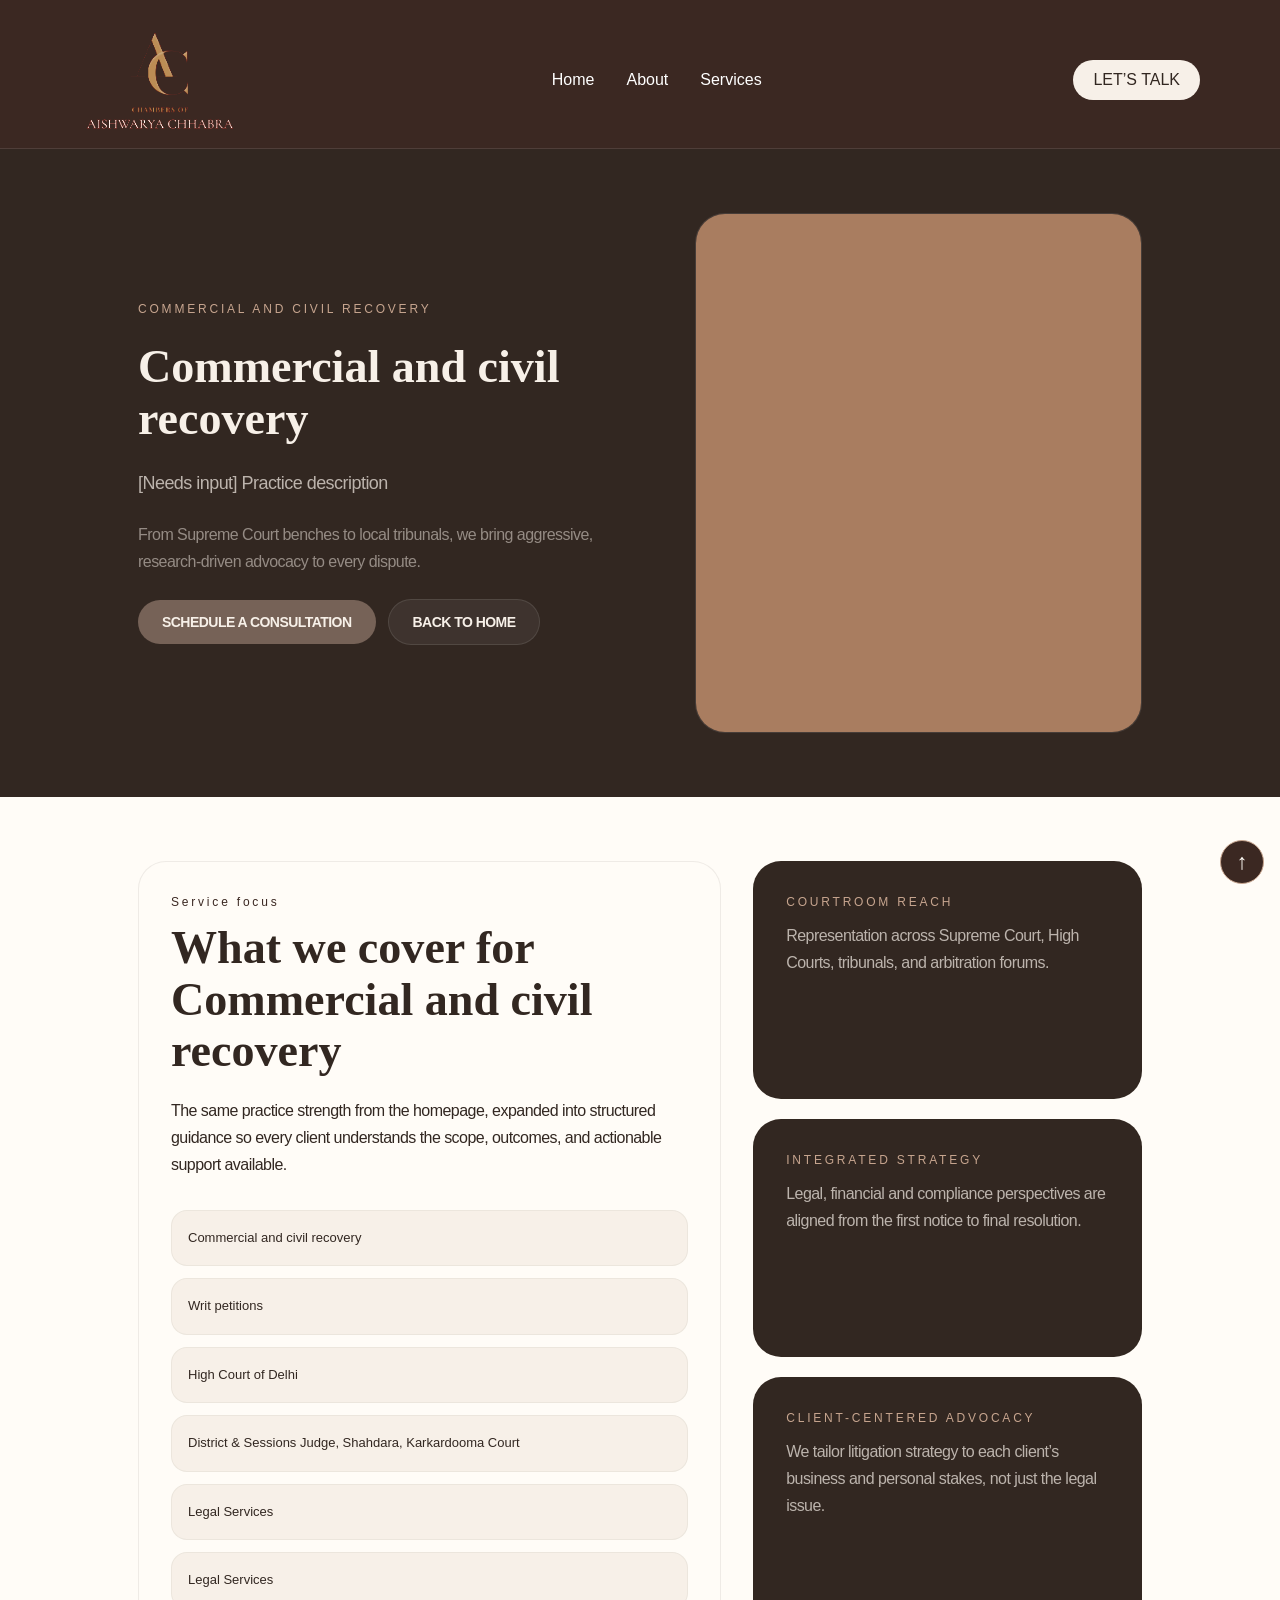
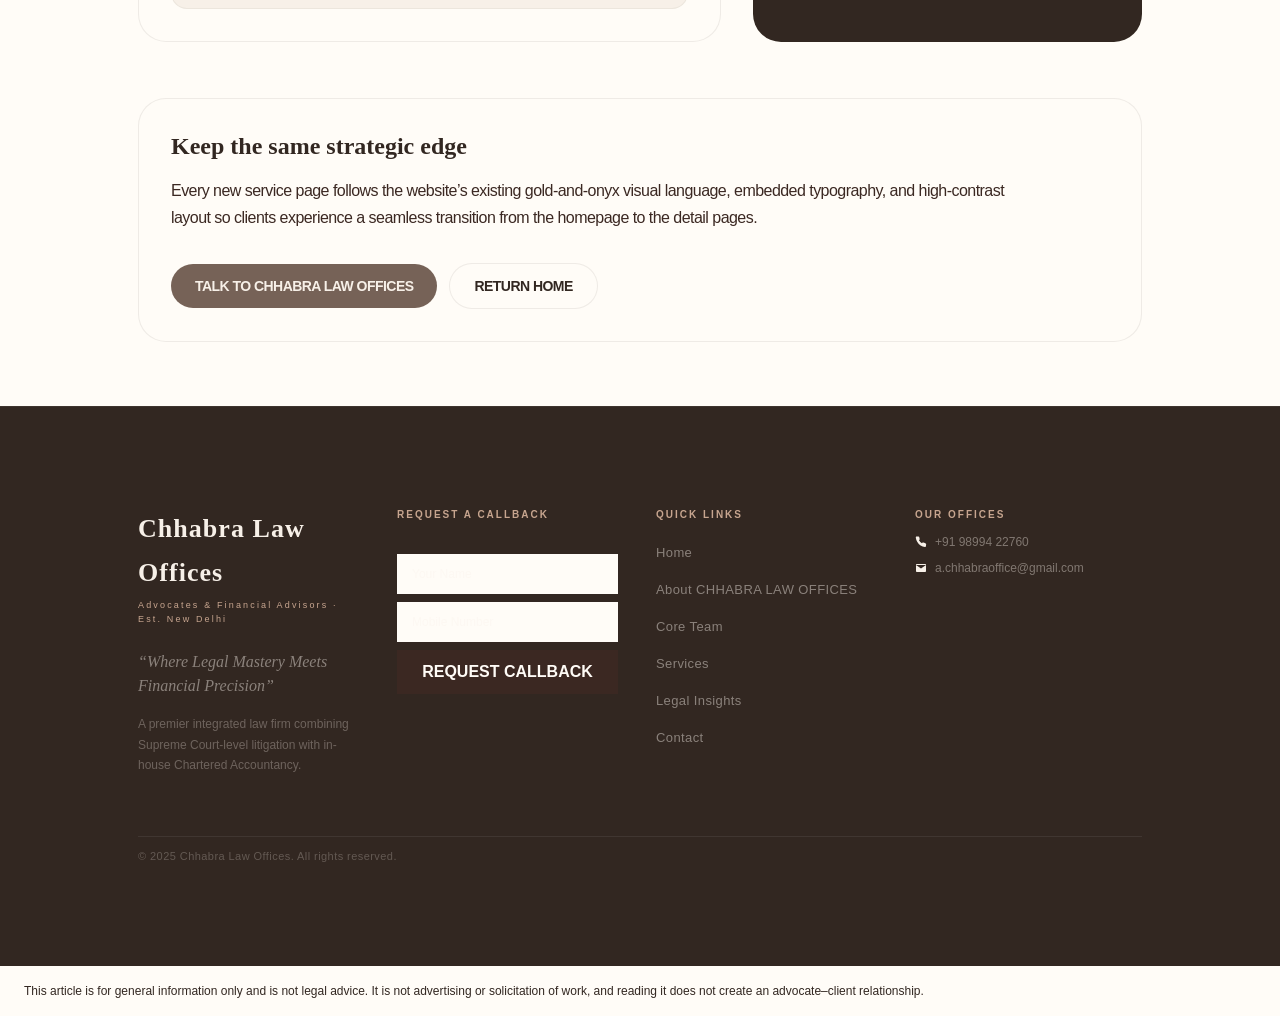
<file: services/litigation-dispute-resolution/index.html>
<!DOCTYPE html><html lang="en" class="jost_3e36cb27-module__GOVEQa__variable cormorant_garamond_97c65d7c-module__KWVokq__variable h-full"><head>
<script data-sclf-anim>document.documentElement.classList.add("sclf-anim-init");setTimeout(function(){document.documentElement.classList.remove("sclf-anim-init")},2500);</script><meta charset="utf-8">
<meta http-equiv="Content-Security-Policy" content="default-src &#39;self&#39; data: blob:; script-src &#39;self&#39; &#39;unsafe-inline&#39; &#39;unsafe-eval&#39;; style-src &#39;self&#39; &#39;unsafe-inline&#39;; img-src &#39;self&#39; data: blob:; font-src &#39;self&#39; data:; media-src &#39;self&#39; data: blob:; connect-src &#39;self&#39;; frame-src &#39;self&#39;; worker-src &#39;self&#39; blob:; form-action &#39;self&#39;">


<meta name="viewport" content="width=device-width, initial-scale=1, viewport-fit=cover"><link rel="stylesheet" href="../../assets/site/_next/static/chunks/3c9st355b9h98.__q189041d8.css" data-precedence="next"><link rel="preload" as="script" fetchpriority="low" href="../../assets/site/_next/static/chunks/0iq1i69206cyl.__q189041d8.js"><title>Chhabra Law Offices</title><meta name="description" content="Personal counsel, carefully argued."><link rel="icon" href="../../assets/chhabra/chambers-logo.jpg"><link rel="stylesheet" href="../../brand/brand.css">
<style data-sclf-ua-colours>:where(button,input,select,textarea){color:var(--sar-color-auto-000000, #322721)}:where(input,select,textarea){background-color:var(--sar-color-auto-ffffff, #f7f0e8)}</style><style data-sclf-logo-fit>img[data-sclf-logo]{object-fit:contain!important;max-height:100%!important}</style><style data-sclf-design>
[data-sclf-d="efq0qmr-7"] { translate: -106.93px -79.98px !important; }
[data-sclf-d="efq0qmr-8"] { z-index: 3 !important; translate: 16.84px 0.34px !important; }
[data-sclf-d="ek4dj05-0"] { isolation: isolate !important; }
[data-sclf-d="ek4dj05-4"] { height: 150px !important; box-sizing: border-box !important; max-height: none !important; min-height: 0 !important; translate: -16px -22px !important; }
[data-sclf-d="ek4dj05-5"] { width: 1061.73px !important; flex-grow: 0 !important; max-width: none !important; min-width: 0 !important; box-sizing: border-box !important; flex-basis: auto !important; translate: 41.28px 0px !important; flex-shrink: 0 !important; }
[data-sclf-d="ek4dj05-6"] { translate: -301.55px 4.08px !important; }
[data-sclf-d="ek4dj05-7"] { translate: 14.83px 0px !important; }
[data-sclf-d="e13vwoh2-8"] { width: 16px !important; height: 860.79px !important; flex-grow: 0 !important; max-width: none !important; min-width: 0 !important; box-sizing: border-box !important; flex-basis: auto !important; max-height: none !important; min-height: 0 !important; translate: -12.94px 0px !important; flex-shrink: 0 !important; }
[data-sclf-d="e13vwoh2-9"] { width: 328.13px !important; height: 729.35px !important; flex-grow: 0 !important; max-width: none !important; min-width: 0 !important; box-sizing: border-box !important; flex-basis: auto !important; max-height: none !important; min-height: 0 !important; text-align: left !important; translate: 1.88px 0px !important; flex-shrink: 0 !important; }
[data-sclf-d="e19ytq50-0"] { height: 2506.85px !important; box-sizing: border-box !important; max-height: none !important; min-height: 0 !important; translate: 0px 0px !important; }
[data-sclf-d="e1ubn6l2-4"] { translate: 7.5px -35.69px !important; }
[data-sclf-d="e1ubn6l2-6"] { height: 161.41px !important; font-size: 17px !important; box-sizing: border-box !important; max-height: none !important; min-height: 0 !important; text-align: left !important; translate: -20.94px 60px !important; font-weight: 700 !important; }
:where([data-sclf-d="e1yey8uv-5"]) { aspect-ratio: 267 / 150; height: auto; }
[data-sclf-d="e1yey8uv-5"] { object-fit: cover !important; translate: 27.99px 0px !important; }
[data-sclf-d="e1yey8uv-6"] { translate: -481.52px 49.5px !important; }
[data-sclf-d="efq0qmr-10"] { width: 233.5px !important; height: auto !important; flex-grow: 0 !important; font-size: 13px !important; max-width: none !important; min-width: 0 !important; text-wrap: wrap !important; align-self: flex-start !important; box-sizing: border-box !important; flex-basis: auto !important; max-height: none !important; min-height: 0 !important; translate: -13.13px 0px !important; flex-shrink: 0 !important; }
[data-sclf-d="ek4dj05-22"] { translate: -35px -2.52px !important; }
[data-sclf-d="ek4dj05-23"] { text-align: center !important; translate: -44.11px -1.06px !important; }
[data-sclf-d="ek4dj05-24"] { translate: 3.89px 2.9px !important; }
[data-sclf-d="ek4dj05-25"] { isolation: isolate !important; }
[data-sclf-d="ek4dj05-26"] { translate: 64.61px 43.98px !important; }
[data-sclf-d="ek4dj05-31"] { translate: 9.72px 0px !important; }
[data-sclf-d="e13vwoh2-16"] { font-size: 13px !important; }
[data-sclf-d="e13vwoh2-18"] { translate: -5.32px 2.99px !important; }
[data-sclf-d="e13vwoh2-19"] { translate: -13.65px -36.8px !important; }
[data-sclf-d="e13vwoh2-20"] { translate: -2.44px 313.55px !important; }
[data-sclf-d="e13vwoh2-23"] { height: 723.61px !important; box-sizing: border-box !important; isolation: isolate !important; max-height: none !important; min-height: 0 !important; text-align: left !important; translate: 0px 0px !important; }
[data-sclf-d="e13vwoh2-28"] { font-size: 14px !important; }
[data-sclf-d="e13vwoh2-30"] { color: #ffffff !important; height: 41.34px !important; box-sizing: border-box !important; max-height: none !important; min-height: 0 !important; translate: -1.55px 4.19px !important; }
[data-sclf-d="e13vwoh2-32"] { translate: -15.21px -257.96px !important; }
[data-sclf-d="e13vwoh2-33"] { text-align: left !important; }
[data-sclf-d="e13vwoh2-40"] { width: 315.11px !important; height: auto !important; flex-grow: 0 !important; font-size: 14px !important; max-width: none !important; min-width: 0 !important; text-wrap: wrap !important; align-self: flex-start !important; box-sizing: border-box !important; flex-basis: auto !important; max-height: none !important; min-height: 0 !important; translate: -12.72px 0px !important; flex-shrink: 0 !important; }
[data-sclf-d="e13vwoh2-42"] { color: #ffffff !important; }
[data-sclf-d="e13vwoh2-44"] { translate: -17.47px 21.99px !important; }
[data-sclf-d="e1ubn6l2-17"] { color: #ffffff !important; translate: 0px 58.03px !important; }
[data-sclf-d="efq0qmr-n3k78r"] { width: 537.37px !important; height: 434px !important; flex-grow: 0 !important; max-width: none !important; min-width: 0 !important; box-sizing: border-box !important; flex-basis: auto !important; max-height: none !important; min-height: 0 !important; translate: 635.61px 39.01px !important; flex-shrink: 0 !important; position: absolute !important; left: 5% !important; top: 10% !important; margin: 0 !important; z-index: 2 !important; }
[data-sclf-layout-section]:has([data-sclf-d="efq0qmr-n3k78r"]) { position: relative; }
[data-sclf-d="efq0qmr-n7brzf"] { width: 553px !important; height: 446px !important; flex-grow: 0 !important; max-width: none !important; min-width: 0 !important; box-sizing: border-box !important; flex-basis: auto !important; max-height: none !important; min-height: 0 !important; translate: -147.92px -88.07px !important; flex-shrink: 0 !important; position: absolute !important; left: 62.97% !important; top: 48.42% !important; margin: 0 !important; z-index: 2 !important; }
[data-sclf-layout-section]:has([data-sclf-d="efq0qmr-n7brzf"]) { position: relative; }
[data-sclf-d="efq0qmr-nwefvf"] { translate: -85.1px 164.11px !important; }
[data-sclf-d="ek4dj05-cgibm2"] { z-index: 1 !important; position: relative !important; translate: 484.35px -629.88px !important; }
[data-sclf-d="ek4dj05-n375ty"] { position: absolute !important; left: 84.89% !important; top: 64.58% !important; margin: 0 !important; width: 15.11% !important; z-index: 2 !important; }
[data-sclf-layout-section]:has([data-sclf-d="ek4dj05-n375ty"]) { position: relative; }
[data-sclf-d="ek4dj05-n5znfk"] { width: 378.98px !important; height: 601.88px !important; z-index: 51 !important; flex-grow: 0 !important; max-width: none !important; min-width: 0 !important; box-sizing: border-box !important; flex-basis: auto !important; max-height: none !important; min-height: 0 !important; translate: -196.44px -263.46px !important; flex-shrink: 0 !important; position: absolute !important; left: 85.29% !important; top: 63.68% !important; margin: 0 !important; }
[data-sclf-layout-section]:has([data-sclf-d="ek4dj05-n5znfk"]) { position: relative; }
[data-sclf-d="ek4dj05-nphr4b"] { width: 203px !important; height: 81px !important; z-index: 51 !important; flex-grow: 0 !important; max-width: none !important; min-width: 0 !important; box-sizing: border-box !important; flex-basis: auto !important; max-height: none !important; min-height: 0 !important; translate: -112.7px -53.05px !important; flex-shrink: 0 !important; position: absolute !important; left: 10.98% !important; top: 6.89% !important; margin: 0 !important; }
[data-sclf-layout-section]:has([data-sclf-d="ek4dj05-nphr4b"]) { position: relative; }
[data-sclf-d="ek4dj05-nw28eu"] { translate: -5.31px -1.41px !important; position: absolute !important; left: 3% !important; top: 3% !important; margin: 0 !important; width: 15% !important; z-index: 2 !important; }
[data-sclf-layout-section]:has([data-sclf-d="ek4dj05-nw28eu"]) { position: relative; }
[data-sclf-d="e13vwoh2-cejnd8"] { z-index: 1 !important; translate: -334.77px -228.16px !important; }
[data-sclf-d="e13vwoh2-n6nnwx"] { translate: -214.84px 149.16px !important; position: absolute !important; left: 34.77% !important; top: 53.81% !important; margin: 0 !important; width: 40% !important; z-index: 2 !important; }
[data-sclf-layout-section]:has([data-sclf-d="e13vwoh2-n6nnwx"]) { position: relative; }
[data-sclf-d="e13vwoh2-n9zyus"] { position: absolute !important; left: 21.54% !important; top: 67.98% !important; margin: 0 !important; width: 40% !important; z-index: 2 !important; }
[data-sclf-layout-section]:has([data-sclf-d="e13vwoh2-n9zyus"]) { position: relative; }
[data-sclf-d="e13vwoh2-na5wgm"] { position: absolute !important; left: 28.75% !important; top: 81.15% !important; margin: 0 !important; width: 40% !important; z-index: 2 !important; }
[data-sclf-layout-section]:has([data-sclf-d="e13vwoh2-na5wgm"]) { position: relative; }
[data-sclf-d="e13vwoh2-nb4wtv"] { color: #ffffff !important; width: 301.15px !important; height: auto !important; flex-grow: 0 !important; font-size: 12px !important; max-width: none !important; min-width: 0 !important; text-wrap: wrap !important; align-self: flex-start !important; box-sizing: border-box !important; flex-basis: auto !important; max-height: none !important; min-height: 0 !important; translate: -86.85px -50.45px !important; flex-shrink: 0 !important; position: absolute !important; left: 19.26% !important; top: 72.32% !important; margin: 0 !important; z-index: 2 !important; }
[data-sclf-layout-section]:has([data-sclf-d="e13vwoh2-nb4wtv"]) { position: relative; }
[data-sclf-d="e13vwoh2-ndjvz9"] { position: absolute !important; left: 21.27% !important; top: 74.49% !important; margin: 0 !important; width: 40% !important; z-index: 2 !important; }
[data-sclf-layout-section]:has([data-sclf-d="e13vwoh2-ndjvz9"]) { position: relative; }
[data-sclf-d="e13vwoh2-neav2e"] { color: var(--sar-color-background) !important; width: 295.53px !important; height: auto !important; flex-grow: 0 !important; font-size: 12px !important; max-width: none !important; min-width: 0 !important; text-wrap: wrap !important; align-self: flex-start !important; box-sizing: border-box !important; flex-basis: auto !important; max-height: none !important; min-height: 0 !important; translate: -80.15px -26.97px !important; flex-shrink: 0 !important; position: absolute !important; left: 18.73% !important; top: 55.51% !important; margin: 0 !important; z-index: 2 !important; }
[data-sclf-layout-section]:has([data-sclf-d="e13vwoh2-neav2e"]) { position: relative; }
[data-sclf-d="e13vwoh2-ng2gi8"] { color: #ffffff !important; width: 276.4px !important; height: auto !important; flex-grow: 0 !important; font-size: 12px !important; max-width: none !important; min-width: 0 !important; text-wrap: wrap !important; align-self: flex-start !important; box-sizing: border-box !important; flex-basis: auto !important; max-height: none !important; min-height: 0 !important; translate: -113.88px -45.49px !important; flex-shrink: 0 !important; position: absolute !important; left: 21.4% !important; top: 75.78% !important; margin: 0 !important; z-index: 2 !important; }
[data-sclf-layout-section]:has([data-sclf-d="e13vwoh2-ng2gi8"]) { position: relative; }
[data-sclf-d="e13vwoh2-ngtbnb"] { translate: -70.76px 131.51px !important; position: absolute !important; left: 17.66% !important; top: 63.44% !important; margin: 0 !important; width: 40% !important; z-index: 2 !important; }
[data-sclf-layout-section]:has([data-sclf-d="e13vwoh2-ngtbnb"]) { position: relative; }
[data-sclf-d="e13vwoh2-njadch"] { color: #ffffff !important; width: 298.64px !important; height: auto !important; flex-grow: 0 !important; font-size: 12px !important; max-width: none !important; min-width: 0 !important; text-wrap: wrap !important; align-self: flex-start !important; box-sizing: border-box !important; flex-basis: auto !important; max-height: none !important; min-height: 0 !important; translate: -81.8px -49.46px !important; flex-shrink: 0 !important; position: absolute !important; left: 18.86% !important; top: 64.88% !important; margin: 0 !important; z-index: 2 !important; }
[data-sclf-layout-section]:has([data-sclf-d="e13vwoh2-njadch"]) { position: relative; }
[data-sclf-d="e13vwoh2-nkits5"] { color: var(--sar-color-background) !important; width: 299px !important; height: auto !important; flex-grow: 0 !important; font-size: 12px !important; max-width: none !important; min-width: 0 !important; text-wrap: wrap !important; align-self: flex-start !important; box-sizing: border-box !important; flex-basis: auto !important; max-height: none !important; min-height: 0 !important; translate: -43.01px -57.33px !important; flex-shrink: 0 !important; position: absolute !important; left: 15.79% !important; top: 61.99% !important; margin: 0 !important; z-index: 2 !important; }
[data-sclf-layout-section]:has([data-sclf-d="e13vwoh2-nkits5"]) { position: relative; }
[data-sclf-d="e13vwoh2-nndxec"] { position: absolute !important; left: 27.42% !important; top: 80.9% !important; margin: 0 !important; width: 40% !important; z-index: 2 !important; }
[data-sclf-layout-section]:has([data-sclf-d="e13vwoh2-nndxec"]) { position: relative; }
[data-sclf-d="e13vwoh2-nxxbfq"] { color: #ffffff !important; width: 312.4px !important; height: auto !important; flex-grow: 0 !important; font-size: 12px !important; max-width: none !important; min-width: 0 !important; text-wrap: wrap !important; align-self: flex-start !important; box-sizing: border-box !important; flex-basis: auto !important; max-height: none !important; min-height: 0 !important; translate: -54.75px -79.53px !important; flex-shrink: 0 !important; position: absolute !important; left: 16.72% !important; top: 70.93% !important; margin: 0 !important; z-index: 2 !important; }
[data-sclf-layout-section]:has([data-sclf-d="e13vwoh2-nxxbfq"]) { position: relative; }
[data-sclf-d="e1ubn6l2-n3yfd6"] { translate: -129.66px -46.91px !important; position: absolute !important; left: 73.8% !important; top: 72.98% !important; margin: 0 !important; width: 26.2% !important; z-index: 2 !important; }
[data-sclf-layout-section]:has([data-sclf-d="e1ubn6l2-n3yfd6"]) { position: relative; }
[data-sclf-d="e1ubn6l2-nkypga"] { color: rgb(128, 46, 55) !important; width: 595.62px !important; height: auto !important; flex-grow: 0 !important; font-size: 17px !important; max-width: none !important; min-width: 0 !important; text-wrap: wrap !important; align-self: flex-start !important; box-sizing: border-box !important; flex-basis: auto !important; max-height: none !important; min-height: 0 !important; text-align: left !important; translate: -750.49px -106.07px !important; flex-shrink: 0 !important; font-weight: 700 !important; position: absolute !important; left: 91.98% !important; top: 49.33% !important; margin: 0 !important; z-index: 2 !important; }
[data-sclf-layout-section]:has([data-sclf-d="e1ubn6l2-nkypga"]) { position: relative; }
[data-sclf-d="e1ubn6l2-ntbbsn"] { color: var(--sar-color-accent) !important; width: 582.2px !important; height: auto !important; flex-grow: 0 !important; max-width: none !important; min-width: 0 !important; text-wrap: wrap !important; align-self: flex-start !important; box-sizing: border-box !important; flex-basis: auto !important; max-height: none !important; min-height: 0 !important; translate: -693.75px -262.21px !important; flex-shrink: 0 !important; font-weight: 700 !important; position: absolute !important; left: 91.98% !important; top: 79.18% !important; margin: 0 !important; z-index: 2 !important; }
[data-sclf-layout-section]:has([data-sclf-d="e1ubn6l2-ntbbsn"]) { position: relative; }
[data-sclf-d="e1yey8uv-n9i4nn"] { translate: -219.29px -314.32px !important; position: absolute !important; left: 28.62% !important; top: 27.2% !important; margin: 0 !important; width: 40% !important; z-index: 2 !important; }
[data-sclf-layout-section]:has([data-sclf-d="e1yey8uv-n9i4nn"]) { position: relative; }
@media (max-width: 1024px) {
[data-sclf-d="ek4dj05-cgibm2"] { z-index: 1 !important; }
[data-sclf-d="ek4dj05-n5znfk"] { z-index: 51 !important; }
[data-sclf-d="ek4dj05-nphr4b"] { z-index: 51 !important; }
[data-sclf-d="e13vwoh2-cejnd8"] { z-index: 1 !important; }
}
@media (max-width: 640px) {
[data-sclf-d="efq0qmr-n3k78r"] { position: relative !important; left: auto !important; top: auto !important; width: auto !important; max-width: 100% !important; }
[data-sclf-d="efq0qmr-n7brzf"] { position: relative !important; left: auto !important; top: auto !important; width: auto !important; max-width: 100% !important; }
[data-sclf-d="ek4dj05-cgibm2"] { z-index: 1 !important; }
[data-sclf-d="ek4dj05-n375ty"] { position: relative !important; left: auto !important; top: auto !important; width: auto !important; max-width: 100% !important; }
[data-sclf-d="ek4dj05-n5znfk"] { position: relative !important; left: auto !important; top: auto !important; width: auto !important; max-width: 100% !important; }
[data-sclf-d="ek4dj05-n5znfk"] { z-index: 51 !important; }
[data-sclf-d="ek4dj05-nphr4b"] { position: relative !important; left: auto !important; top: auto !important; width: auto !important; max-width: 100% !important; }
[data-sclf-d="ek4dj05-nphr4b"] { z-index: 51 !important; }
[data-sclf-d="ek4dj05-nw28eu"] { position: relative !important; left: auto !important; top: auto !important; width: auto !important; max-width: 100% !important; }
[data-sclf-d="e13vwoh2-cejnd8"] { z-index: 1 !important; }
[data-sclf-d="e13vwoh2-n6nnwx"] { position: relative !important; left: auto !important; top: auto !important; width: auto !important; max-width: 100% !important; }
[data-sclf-d="e13vwoh2-n9zyus"] { position: relative !important; left: auto !important; top: auto !important; width: auto !important; max-width: 100% !important; }
[data-sclf-d="e13vwoh2-na5wgm"] { position: relative !important; left: auto !important; top: auto !important; width: auto !important; max-width: 100% !important; }
[data-sclf-d="e13vwoh2-nb4wtv"] { position: relative !important; left: auto !important; top: auto !important; width: auto !important; max-width: 100% !important; }
[data-sclf-d="e13vwoh2-ndjvz9"] { position: relative !important; left: auto !important; top: auto !important; width: auto !important; max-width: 100% !important; }
[data-sclf-d="e13vwoh2-neav2e"] { position: relative !important; left: auto !important; top: auto !important; width: auto !important; max-width: 100% !important; }
[data-sclf-d="e13vwoh2-ng2gi8"] { position: relative !important; left: auto !important; top: auto !important; width: auto !important; max-width: 100% !important; }
[data-sclf-d="e13vwoh2-ngtbnb"] { position: relative !important; left: auto !important; top: auto !important; width: auto !important; max-width: 100% !important; }
[data-sclf-d="e13vwoh2-njadch"] { position: relative !important; left: auto !important; top: auto !important; width: auto !important; max-width: 100% !important; }
[data-sclf-d="e13vwoh2-nkits5"] { position: relative !important; left: auto !important; top: auto !important; width: auto !important; max-width: 100% !important; }
[data-sclf-d="e13vwoh2-nndxec"] { position: relative !important; left: auto !important; top: auto !important; width: auto !important; max-width: 100% !important; }
[data-sclf-d="e13vwoh2-nxxbfq"] { position: relative !important; left: auto !important; top: auto !important; width: auto !important; max-width: 100% !important; }
[data-sclf-d="e1ubn6l2-n3yfd6"] { position: relative !important; left: auto !important; top: auto !important; width: auto !important; max-width: 100% !important; }
[data-sclf-d="e1ubn6l2-nkypga"] { position: relative !important; left: auto !important; top: auto !important; width: auto !important; max-width: 100% !important; }
[data-sclf-d="e1ubn6l2-ntbbsn"] { position: relative !important; left: auto !important; top: auto !important; width: auto !important; max-width: 100% !important; }
[data-sclf-d="e1yey8uv-n9i4nn"] { position: relative !important; left: auto !important; top: auto !important; width: auto !important; max-width: 100% !important; }
}
html.sclf-anim-init [data-sclf-d="e1ubn6l2-6"], html.sclf-anim-init [data-sclf-d="ek4dj05-n5znfk"], html.sclf-anim-init [data-sclf-d="e1ubn6l2-nkypga"], html.sclf-anim-init [data-sclf-d="e1ubn6l2-ntbbsn"] { visibility: hidden; }
</style>
<style data-sclf-navigation-style>[data-sclf-navigation],.sclf-navigation-links{display:flex!important;flex-wrap:wrap!important;align-items:center!important;justify-content:var(--sclf-nav-align,flex-start)!important;gap:var(--sclf-nav-gap,8px)!important;visibility:visible!important;opacity:1!important;height:auto!important;max-height:none!important;overflow:visible!important;pointer-events:auto!important;min-width:0;max-width:100%!important;box-sizing:border-box;list-style:none;margin:0;padding:0}
[data-sclf-navigation]{font-size:var(--sclf-nav-font,16px)!important}
[data-sclf-navigation]>.sclf-navigation-item{display:block!important;margin:0!important;padding:0!important;list-style:none!important}
[data-sclf-navigation] .sclf-navigation-link{display:inline-flex!important;align-items:center;min-height:40px;padding:8px 12px!important;white-space:nowrap;color:inherit!important;font:inherit!important;text-decoration:none!important;pointer-events:auto!important;cursor:pointer!important}
[data-sclf-navigation] .sclf-navigation-link:hover,[data-sclf-navigation] .sclf-navigation-link:focus-visible{text-decoration:underline!important;text-underline-offset:4px}
[data-sclf-layout-section]{scroll-margin-top:96px}
[data-sclf-navigation-anchor]{position:relative}
@media(prefers-reduced-motion:no-preference){html{scroll-behavior:smooth}}</style>
</head><body id="page-top" class="min-h-full flex flex-col bg-white"><div hidden=""></div><div class="min-h-screen bg-[#f8f3eb] text-[#1a1a1a]"><header class="sticky top-0 z-50 border-b border-white/10 bg-[#6b1f2a]" data-sar-section="services-litigation-dispute-resolution/s01-navigation" data-sar-type="navigation" data-sclf-layout-section="s01-navigation" id="sclf-section-xv9p5a"><div class="mx-auto flex w-full max-w-[1570px] items-center justify-between px-5 py-4 sm:px-8 md:px-12 lg:px-20"><a class="inline-flex items-center" href="../../index.html"><span class="header-logo"><img src="../../assets/chhabra/chambers-logo.jpg" alt="Chambers of Aishwarya Chhabra" width="1178" height="1100"></span></a><nav class="inner-page-nav items-center gap-5 md:flex" data-sclf-navigation="" style=";--sclf-nav-gap:8px;--sclf-nav-font:16px;--sclf-nav-align:center;color:#ffffff!important;" id="site-navigation"><a class="sclf-navigation-link" data-sclf-navigation-item="slot-1" href="../../index.html">Home</a><a class="sclf-navigation-link" data-sclf-navigation-item="slot-2" href="../../index.html#team">About</a><a class="sclf-navigation-link" data-sclf-navigation-item="slot-3" href="../../index.html#services">Services</a><a class="mobile-nav-appointment rounded-full bg-[#f9f5ea] px-5 py-2.5 font-jost text-sm font-normal uppercase tracking-[-0.54px] text-[#1a1a1a] transition-all duration-200 hover:bg-white" href="../../index.html#contact">LET’S TALK</a></nav><button type="button" class="mobile-nav-toggle" aria-controls="site-navigation" aria-expanded="false" aria-label="Open navigation" hidden>Menu</button><a class="desktop-nav-appointment rounded-full bg-[#f9f5ea] px-5 py-2.5 font-jost text-sm font-normal uppercase tracking-[-0.54px] text-[#1a1a1a] transition-all duration-200 hover:bg-white" href="../../index.html#contact">LET’S TALK</a></div></header>
<div class="w-full" data-sar-section="services-litigation-dispute-resolution/s02-hero" data-sar-type="hero" data-sclf-layout-section="s02-hero" id="sclf-section-1hzyptf"><main class="flex min-h-screen flex-col bg-[#f8f3eb] text-[#1a1a1a]"><section class="relative overflow-hidden bg-[#1a1a1a] px-5 py-16 sm:px-8 md:px-16 lg:px-[138px]"><div class="mx-auto flex max-w-[1570px] flex-col gap-12 lg:grid lg:grid-cols-[1.05fr_0.95fr] lg:items-center lg:gap-16"><div class="flex flex-col gap-6"><p class="font-jost text-xs tracking-[2.8px] text-[#b8935a] uppercase">Commercial and civil recovery</p><h1 class="font-cormorant text-[34px] sm:text-[44px] md:text-[52px] lg:text-[60px] font-semibold leading-tight text-white">Commercial and civil recovery</h1><p class="max-w-[720px] font-jost text-base md:text-lg font-light leading-[28px] tracking-[-0.54px] text-white/70">[Needs input] Practice description</p><p class="max-w-[640px] font-jost text-sm md:text-base font-light leading-[27px] tracking-[-0.54px] text-white/50">From Supreme Court benches to local tribunals, we bring aggressive, research-driven advocacy to every dispute.</p><div class="flex flex-col gap-3 sm:flex-row sm:items-center"><a class="inline-flex w-full items-center justify-center rounded-full bg-[#b8935a] px-6 py-3 text-sm font-semibold uppercase tracking-[-0.54px] text-[#1a1a1a] transition duration-200 hover:bg-[#c9a46b] sm:w-auto" href="../../index.html#contact">Schedule a Consultation</a><a class="inline-flex w-full items-center justify-center rounded-full border border-white/10 bg-white/[0.06] px-6 py-3 text-sm font-semibold uppercase tracking-[-0.54px] text-white transition duration-200 hover:border-[#b8935a] hover:text-white sm:w-auto" href="../../index.html">Back to Home</a></div></div><div class="relative h-[360px] sm:h-[420px] md:h-[520px] rounded-[30px] overflow-hidden border border-white/[0.1] bg-[#111]"><img alt="Commercial and civil recovery" decoding="async" data-nimg="fill" class="object-cover" style="position:absolute;height:100%;width:100%;left:0;top:0;right:0;bottom:0;color:transparent" sizes="(max-width: 768px) 100vw, 640px" src="data:image/svg+xml,%3Csvg%20xmlns%3D%22http%3A%2F%2Fwww.w3.org%2F2000%2Fsvg%22%20viewBox%3D%220%200%2016%209%22%3E%3Crect%20width%3D%2216%22%20height%3D%229%22%20fill%3D%22%23a97d60%22%2F%3E%3C%2Fsvg%3E"></div></div></section><section class="bg-[#f8f3eb] px-5 py-16 sm:px-8 md:px-16 lg:px-[138px]"><div class="mx-auto flex max-w-[1240px] flex-col gap-14"><div class="grid gap-8 lg:grid-cols-[1.2fr_0.8fr]"><div class="rounded-[28px] border border-black/[0.08] bg-white p-8 shadow-[0_18px_60px_rgba(16,24,40,0.08)]"><p class="font-jost text-xs tracking-[2.8px] text-[#b8935a]">Service focus</p><h2 class="mt-3 font-cormorant text-[30px] md:text-[38px] font-semibold leading-tight text-[#1a1a1a]">What we cover for Commercial and civil recovery</h2><p class="mt-5 font-jost text-base leading-[27px] tracking-[-0.54px] text-[#444]">The same practice strength from the homepage, expanded into structured guidance so every client understands the scope, outcomes, and actionable support available.</p><ul class="mt-8 grid gap-3 text-[13px] font-light leading-[22.5px] text-[#1a1a1a]"><li class="flex items-start gap-3 rounded-2xl border border-black/[0.05] bg-[#faf7f2] px-4 py-4">Commercial and civil recovery</li><li class="flex items-start gap-3 rounded-2xl border border-black/[0.05] bg-[#faf7f2] px-4 py-4">Writ petitions</li><li class="flex items-start gap-3 rounded-2xl border border-black/[0.05] bg-[#faf7f2] px-4 py-4">High Court of Delhi</li><li class="flex items-start gap-3 rounded-2xl border border-black/[0.05] bg-[#faf7f2] px-4 py-4">District &amp; Sessions Judge, Shahdara, Karkardooma Court</li><li class="flex items-start gap-3 rounded-2xl border border-black/[0.05] bg-[#faf7f2] px-4 py-4">Legal Services</li><li class="flex items-start gap-3 rounded-2xl border border-black/[0.05] bg-[#faf7f2] px-4 py-4">Legal Services</li></ul></div><div class="grid gap-5"><div class="rounded-[28px] border border-black/[0.08] bg-[#1a1a1a] p-8 text-white shadow-[0_16px_40px_rgba(0,0,0,0.08)]"><p class="font-jost text-xs tracking-[2.8px] text-[#b8935a] uppercase">Courtroom Reach</p><p class="mt-3 font-jost text-base leading-[27px] tracking-[-0.54px] text-white/70">Representation across Supreme Court, High Courts, tribunals, and arbitration forums.</p></div><div class="rounded-[28px] border border-black/[0.08] bg-[#1a1a1a] p-8 text-white shadow-[0_16px_40px_rgba(0,0,0,0.08)]"><p class="font-jost text-xs tracking-[2.8px] text-[#b8935a] uppercase">Integrated Strategy</p><p class="mt-3 font-jost text-base leading-[27px] tracking-[-0.54px] text-white/70">Legal, financial and compliance perspectives are aligned from the first notice to final resolution.</p></div><div class="rounded-[28px] border border-black/[0.08] bg-[#1a1a1a] p-8 text-white shadow-[0_16px_40px_rgba(0,0,0,0.08)]"><p class="font-jost text-xs tracking-[2.8px] text-[#b8935a] uppercase">Client-Centered Advocacy</p><p class="mt-3 font-jost text-base leading-[27px] tracking-[-0.54px] text-white/70">We tailor litigation strategy to each client’s business and personal stakes, not just the legal issue.</p></div></div></div><div class="rounded-[28px] border border-black/[0.08] bg-white p-8"><h3 class="font-cormorant text-[26px] font-semibold leading-tight text-[#1a1a1a]">Keep the same strategic edge</h3><p class="mt-4 max-w-[860px] font-jost text-base leading-[27px] tracking-[-0.54px] text-[#4d4d4d]">Every new service page follows the website’s existing gold-and-onyx visual language, embedded typography, and high-contrast layout so clients experience a seamless transition from the homepage to the detail pages.</p><div class="mt-8 flex flex-col gap-3 sm:flex-row sm:items-center"><a class="inline-flex items-center justify-center rounded-full bg-[#b8935a] px-6 py-3 text-sm font-semibold uppercase tracking-[-0.54px] text-[#1a1a1a] transition duration-200 hover:bg-[#c9a46b]" href="../../index.html#contact">Talk to CHHABRA LAW OFFICES</a><a class="inline-flex items-center justify-center rounded-full border border-black/[0.08] bg-white px-6 py-3 text-sm font-semibold uppercase tracking-[-0.54px] text-[#1a1a1a] transition duration-200 hover:border-[#b8935a]" href="../../index.html">Return home</a></div></div></div></section></main></div>
<footer class="relative flex w-full flex-col border-t border-white/[0.06] bg-[#111] px-5 sm:px-8 md:px-16 lg:px-[138px] py-14 md:py-[100px] mx-auto overflow-hidden" data-sar-section="services-litigation-dispute-resolution/s03-footer" data-sar-type="footer" data-sclf-layout-section="s03-footer" id="sclf-section-fjkuql"><div class="flex w-full flex-col gap-10 md:gap-[61px]"><div class="grid grid-cols-1 sm:grid-cols-2 lg:grid-cols-4 gap-10 md:gap-8"><div data-reveal="true" class="sm:col-span-2 lg:col-span-1 max-w-[318px]" style="translate: none; rotate: none; scale: none; transform: translate(0px, 0px); opacity: 1;"><p class="font-cormorant text-[22px] md:text-[26px] font-semibold leading-[44.2px] tracking-[1.04px] text-white">Chhabra Law Offices</p><p class="mt-1 font-jost text-[9px] tracking-[2.16px] text-[#b8935a]">Advocates &amp; Financial Advisors · Est. New Delhi</p><p class="mt-6 font-cormorant text-base italic leading-6 text-white/45">“Where Legal Mastery Meets Financial Precision”</p><p class="mt-4 font-jost text-xs font-light leading-[20.4px] text-white/30">A premier integrated law firm combining Supreme Court-level litigation with in-house Chartered Accountancy.</p></div><div data-reveal="true" class="w-full lg:w-[221px]" style="translate: none; rotate: none; scale: none; transform: translate(0px, 0px); opacity: 1;"><p class="font-jost text-[10px] font-semibold uppercase tracking-[2px] text-[#b8935a]">Request a Callback</p><input type="text" placeholder="Your Name" class="input-gold mt-6 md:mt-8 block h-10 w-full border border-white/10 bg-white/[0.05] px-3.5 font-jost text-xs text-white placeholder:text-white/25"><input type="tel" placeholder="Mobile Number" class="input-gold mt-2 block h-10 w-full border border-white/10 bg-white/[0.05] px-3.5 font-jost text-xs text-white placeholder:text-white/25"><button type="button" class="callback-button">Request Callback</button></div><div data-reveal="true" style="translate: none; rotate: none; scale: none; transform: translate(0px, 0px); opacity: 1;"><p class="font-jost text-[10px] font-semibold uppercase tracking-[2px] text-[#b8935a]">Quick Links</p><ul class="mt-5 space-y-[15px] font-jost text-[13px] font-light leading-[22.1px] tracking-[0.39px] text-white/45"><li><a class="transition-colors duration-200 hover:text-white/70" href="#">Home</a></li><li><a class="transition-colors duration-200 hover:text-white/70" href="#about-us">About CHHABRA LAW OFFICES</a></li><li><a class="transition-colors duration-200 hover:text-white/70" href="#team">Core Team</a></li><li><a class="transition-colors duration-200 hover:text-white/70" href="#services">Services</a></li><li><a class="transition-colors duration-200 hover:text-white/70" href="#blogs">Legal Insights</a></li><li><a class="transition-colors duration-200 hover:text-white/70" href="#contact">Contact</a></li></ul></div><div data-reveal="true" style="translate: none; rotate: none; scale: none; transform: translate(0px, 0px); opacity: 1;"><p class="font-jost text-[10px] font-semibold uppercase tracking-[2px] text-[#b8935a]">Our Offices</p><div class="footer-office-links"><div class="mt-2 flex items-center gap-2"><img alt="" loading="lazy" width="12" height="12" decoding="async" data-nimg="1" style="color:transparent" src="../../assets/site/images/footer-phone.__q189041d8.svg"><a href="tel:+919899422760" class="font-jost text-xs font-light text-white/40 transition-colors hover:text-white/60">+91 98994 22760</a></div><div class="mt-2 flex items-center gap-2"><img alt="" loading="lazy" width="12" height="12" decoding="async" data-nimg="1" style="color:transparent" src="../../assets/site/images/footer-email.__q189041d8.svg"><a href="mailto:a.chhabraoffice@gmail.com" class="font-jost text-xs font-light text-white/40 break-all transition-colors hover:text-white/60">a.chhabraoffice@gmail.com</a></div></div></div></div><div data-reveal="true" class="border-t border-white/[0.07] pt-2.5" style="translate: none; rotate: none; scale: none; transform: translate(0px, 0px); opacity: 1;"><div class="flex flex-col sm:flex-row items-start sm:items-center justify-between gap-2 font-jost text-[11px] font-light leading-[18.7px]"><p class="tracking-[0.44px] text-white/25">© 2025 Chhabra Law Offices. All rights reserved.</p><p class="text-white/20"></p></div></div></div></footer>
</div><next-route-announcer style="position: absolute;"></next-route-announcer><aside data-sclf-disclaimer style="padding:16px 24px;font-size:12px;line-height:1.5;color:var(--sar-color-auto-000000, #322721);background-color:var(--sar-color-auto-ffffff, #f7f0e8)">This article is for general information only and is not legal advice. It is not advertising or solicitation of work, and reading it does not create an advocate–client relationship.</aside><script data-sclf-anim>/* Animate.css v4.1.1 — https://animate.style/
The MIT License (MIT)

Copyright (c) 2020 Daniel Eden

Permission is hereby granted, free of charge, to any person obtaining a copy
of this software and associated documentation files (the "Software"), to deal
in the Software without restriction, including without limitation the rights
to use, copy, modify, merge, publish, distribute, sublicense, and/or sell
copies of the Software, and to permit persons to whom the Software is
furnished to do so, subject to the following conditions:

The above copyright notice and this permission notice shall be included in all
copies or substantial portions of the Software.

THE SOFTWARE IS PROVIDED "AS IS", WITHOUT WARRANTY OF ANY KIND, EXPRESS OR
IMPLIED, INCLUDING BUT NOT LIMITED TO THE WARRANTIES OF MERCHANTABILITY,
FITNESS FOR A PARTICULAR PURPOSE AND NONINFRINGEMENT. IN NO EVENT SHALL THE
AUTHORS OR COPYRIGHT HOLDERS BE LIABLE FOR ANY CLAIM, DAMAGES OR OTHER
LIABILITY, WHETHER IN AN ACTION OF CONTRACT, TORT OR OTHERWISE, ARISING FROM,
OUT OF OR IN CONNECTION WITH THE SOFTWARE OR THE USE OR OTHER DEALINGS IN THE
SOFTWARE. */
/* MIT License
Copyright (c) 2026 SCL Studio

Permission is hereby granted, free of charge, to any person obtaining a copy
of this software and associated documentation files (the "Software"), to deal
in the Software without restriction, including without limitation the rights
to use, copy, modify, merge, publish, distribute, sublicense, and/or sell
copies of the Software, and to permit persons to whom the Software is
furnished to do so, subject to the following conditions:

The above copyright notice and this permission notice shall be included in all
copies or substantial portions of the Software.

THE SOFTWARE IS PROVIDED "AS IS", WITHOUT WARRANTY OF ANY KIND, EXPRESS OR
IMPLIED, INCLUDING BUT NOT LIMITED TO THE WARRANTIES OF MERCHANTABILITY,
FITNESS FOR A PARTICULAR PURPOSE AND NONINFRINGEMENT. IN NO EVENT SHALL THE
AUTHORS OR COPYRIGHT HOLDERS BE LIABLE FOR ANY CLAIM, DAMAGES OR OTHER
LIABILITY, WHETHER IN AN ACTION OF CONTRACT, TORT OR OTHERWISE, ARISING FROM,
OUT OF OR IN CONNECTION WITH THE SOFTWARE OR THE USE OR OTHER DEALINGS IN THE
SOFTWARE. */
window.__SCLF_ANIM__={"smoothScroll":false,"elements":{"e1ubn6l2-6":{"entrance":{"preserveTransform":true,"frames":[{"opacity":0,"transform":"translateY(28px)","easing":"cubic-bezier(0.16,1,0.3,1)"},{"opacity":1,"transform":"translateY(0px)"}],"duration":1000,"delay":0,"easing":"linear","trigger":"scroll","stagger":0,"replay":false}},"ek4dj05-n5znfk":{"entrance":{"preserveTransform":true,"frames":[{"opacity":0,"transform":"translateY(28px)","easing":"cubic-bezier(0.16,1,0.3,1)"},{"opacity":1,"transform":"translateY(0px)"}],"duration":1000,"delay":0,"easing":"linear","trigger":"load","stagger":0,"replay":false}},"e1ubn6l2-nkypga":{"entrance":{"preserveTransform":true,"frames":[{"opacity":0,"transform":"translateY(28px)","easing":"cubic-bezier(0.16,1,0.3,1)"},{"opacity":1,"transform":"translateY(0px)"}],"duration":1000,"delay":0,"easing":"linear","trigger":"scroll","stagger":0,"replay":false}},"e1ubn6l2-ntbbsn":{"entrance":{"preserveTransform":true,"frames":[{"opacity":0,"transform":"translateY(28px)","easing":"cubic-bezier(0.16,1,0.3,1)"},{"opacity":1,"transform":"translateY(0px)"}],"duration":1000,"delay":0,"easing":"linear","trigger":"scroll","stagger":0,"replay":false}}}};</script>
<script data-sclf-anim>(function () {
  "use strict";
  var cfg = window.__SCLF_ANIM__ || { elements: {} };
  var root = document.documentElement;
  var done = function () { root.classList.remove("sclf-anim-init"); };
  var reduced = window.matchMedia && window.matchMedia("(prefers-reduced-motion: reduce)").matches;
  if (reduced || !Element.prototype.animate) { done(); return; }
  function $all(id) { return Array.prototype.slice.call(document.querySelectorAll('[data-sclf-d="' + id + '"]')); }
  function split(el, mode) {
    var out = [], nodes = [], w = document.createTreeWalker(el, 4), n;
    while ((n = w.nextNode())) if (n.nodeValue.trim()) nodes.push(n);
    nodes.forEach(function (node) {
      var frag = document.createDocumentFragment();
      node.nodeValue.split(/(\s+)/).forEach(function (part) {
        if (!part) return;
        if (/^\s+$/.test(part)) { frag.appendChild(document.createTextNode(part)); return; }
        var word = document.createElement("span"); word.style.display = "inline-block";
        if (mode === "chars") Array.from(part).forEach(function (ch) { var c = document.createElement("span"); c.style.display = "inline-block"; c.textContent = ch; word.appendChild(c); out.push(c); });
        else { word.textContent = part; out.push(word); }
        frag.appendChild(word);
      });
      node.parentNode.replaceChild(frag, node);
    });
    return out;
  }
  var scrubs = [], parallax = [], io = null;
  function prep(targets, a) {
    return targets.map(function (t, i) {
      var base = a.preserveTransform ? getComputedStyle(t).transform : "none";
      var frames = !base || base === "none" ? a.frames : a.frames.map(function (f) { return Object.assign({}, f, f.transform ? { transform: base + (f.transform === "none" ? "" : " " + f.transform) } : {}); });
      var anim = t.animate(frames, { duration: a.duration, delay: a.delay + i * (a.stagger || 0), easing: a.easing, fill: "both" });
      anim.pause(); anim.currentTime = 0; return anim;
    });
  }
  function watch(el, anims, a) {
    if (a.trigger === "load") { anims.forEach(function (x) { x.play(); }); return; }
    if (a.trigger === "scrub") { anims.forEach(function (x) { x.pause(); }); scrubs.push({ el: el, anims: anims, a: a }); return; }
    if (!io) io = new IntersectionObserver(function (entries) {
      entries.forEach(function (en) {
        var rec = en.target.__sclf; if (!rec) return;
        if (en.isIntersecting) rec.forEach(function (r) { if (r.played && !r.a.replay) return; r.played = true; r.anims.forEach(function (x) { x.playbackRate = 1; x.play(); }); });
        else rec.forEach(function (r) { if (r.a.replay && en.boundingClientRect.top > 0) r.anims.forEach(function (x) { x.pause(); x.currentTime = 0; }); });
      });
    }, { rootMargin: "0px 0px -12% 0px", threshold: 0.1 });
    (el.__sclf = el.__sclf || []).push({ anims: anims, a: a });
    io.observe(el);
  }
  Object.keys(cfg.elements || {}).forEach(function (id) {
    var c = cfg.elements[id];
    $all(id).forEach(function (el) {
      try {
        if (c.text) {
          var spans = split(el, c.text.split);
          watch(el, prep(spans, c.text), c.text);
        } else if (c.entrance) {
          var e = c.entrance, targets = e.svgPath ? (el.tagName.toLowerCase() === "path" ? [el] : Array.prototype.slice.call(el.querySelectorAll("path"))) : e.stagger ? Array.prototype.slice.call(el.children) : [el];
          if (e.svgPath && targets.length !== 1) return;
          if (!targets.length) targets = [el];
          watch(el, prep(targets, e), e);
        }
        if (c.loop) el.animate(c.loop.frames, { duration: c.loop.duration, delay: c.loop.delay, easing: c.loop.easing, iterations: Infinity, direction: c.loop.alternate ? "alternate" : "normal", composite: "add" });
        if (c.parallax) parallax.push({ el: el, p: c.parallax });
      } catch (err) { /* never break the page */ }
    });
  });
  done();
  var vh = window.innerHeight, ticking = false;
  function frame() {
    ticking = false; vh = window.innerHeight;
    scrubs.forEach(function (s) {
      var r = s.el.getBoundingClientRect(), start = vh * 0.85, end = vh * 0.35;
      var p = Math.min(1, Math.max(0, (start - r.top) / (start - end)));
      s.anims.forEach(function (x, i) { var total = s.a.duration + i * (s.a.stagger || 0); x.currentTime = p * (total + s.a.delay); });
    });
    parallax.forEach(function (o) {
      var r = o.el.getBoundingClientRect(), off = (r.top + r.height / 2 - vh / 2) * o.p.speed * -0.35;
      if (o.p.mode === "background") o.el.style.backgroundPositionY = "calc(50% + " + off.toFixed(1) + "px)";
      else o.el.style.translate = "0 " + off.toFixed(1) + "px";
    });
  }
  function onScroll() { if (!ticking) { ticking = true; requestAnimationFrame(frame); } }
  if (scrubs.length || parallax.length) { window.addEventListener("scroll", onScroll, { passive: true }); window.addEventListener("resize", onScroll); frame(); }
  if (cfg.smoothScroll && typeof window.Lenis === "function") {
    try { window.__sclfLenis = new window.Lenis({ autoRaf: true, anchors: true, lerp: 0.1 }); } catch (err) { /* keep native scrolling */ }
  } else if (cfg.smoothScroll && window.matchMedia("(pointer: fine)").matches) {
    var target = window.scrollY, cur = target, running = false;
    function scrollable(node) {
      for (; node && node !== document.body && node !== root; node = node.parentElement) {
        var s = getComputedStyle(node);
        if (/(auto|scroll)/.test(s.overflowY) && node.scrollHeight > node.clientHeight) return true;
      }
      return false;
    }
    function step() {
      cur += (target - cur) * 0.12;
      if (Math.abs(target - cur) < 0.5) { cur = target; running = false; }
      window.scrollTo(0, cur);
      if (running) requestAnimationFrame(step);
    }
    window.addEventListener("wheel", function (e) {
      if (e.ctrlKey || e.defaultPrevented || scrollable(e.target)) return;
      e.preventDefault();
      if (!running) { cur = window.scrollY; target = cur; }
      var max = document.documentElement.scrollHeight - vh;
      target = Math.max(0, Math.min(max, target + e.deltaY * (e.deltaMode === 1 ? 32 : 1)));
      if (!running) { running = true; requestAnimationFrame(step); }
    }, { passive: false });
    window.addEventListener("scroll", function () { if (!running) { cur = target = window.scrollY; } }, { passive: true });
  }
})();</script>
<script src="../../runtime/navigation.js" defer></script>
<a class="back-to-top" href="#page-top" aria-label="Back to top">&#8593;</a>
<script src="../../runtime/scroll-reveal.js" defer></script>
</body></html>
</file>
<file: assets/site/_next/static/chunks/3c9st355b9h98.__q189041d8.css>
.jost_3e36cb27-module__GOVEQa__className{font-family:var(--sar-font-font-1);font-style:normal}.jost_3e36cb27-module__GOVEQa__variable{--font-jost:var(--sar-font-body, sans-serif)}.cormorant_garamond_97c65d7c-module__KWVokq__className{font-family:var(--sar-font-font-2)}.cormorant_garamond_97c65d7c-module__KWVokq__variable{--font-cormorant:var(--sar-font-heading, serif)}
@layer properties{@supports (((-webkit-hyphens:none)) and (not (margin-trim:inline))) or ((-moz-orient:inline) and (not (color:rgb(from red r g b)))){*,:before,:after,::backdrop{--tw-translate-x:0;--tw-translate-y:0;--tw-translate-z:0;--tw-space-y-reverse:0;--tw-border-style:solid;--tw-leading:initial;--tw-font-weight:initial;--tw-tracking:initial;--tw-shadow:0 0 color-mix(in srgb, var(--sar-color-auto-000000, #322721) 0%, transparent);--tw-shadow-color:initial;--tw-shadow-alpha:100%;--tw-inset-shadow:0 0 color-mix(in srgb, var(--sar-color-auto-000000, #322721) 0%, transparent);--tw-inset-shadow-color:initial;--tw-inset-shadow-alpha:100%;--tw-ring-color:initial;--tw-ring-shadow:0 0 color-mix(in srgb, var(--sar-color-auto-000000, #322721) 0%, transparent);--tw-inset-ring-color:initial;--tw-inset-ring-shadow:0 0 color-mix(in srgb, var(--sar-color-auto-000000, #322721) 0%, transparent);--tw-ring-inset:initial;--tw-ring-offset-width:0px;--tw-ring-offset-color:var(--sar-color-auto-ffffff, #f7f0e8);--tw-ring-offset-shadow:0 0 color-mix(in srgb, var(--sar-color-auto-000000, #322721) 0%, transparent);--tw-backdrop-blur:initial;--tw-backdrop-brightness:initial;--tw-backdrop-contrast:initial;--tw-backdrop-grayscale:initial;--tw-backdrop-hue-rotate:initial;--tw-backdrop-invert:initial;--tw-backdrop-opacity:initial;--tw-backdrop-saturate:initial;--tw-backdrop-sepia:initial;--tw-duration:initial;--tw-scale-x:1;--tw-scale-y:1;--tw-scale-z:1;--tw-content:""}}}@layer theme{:root,:host{--font-sans:ui-sans-serif, system-ui, sans-serif, "Apple Color Emoji", "Segoe UI Emoji", "Segoe UI Symbol", "Noto Color Emoji";--font-mono:var(--sar-font-body, sans-serif);--color-red-400:var(--sar-color-auto-ff6568, #c7a58f);--color-gray-200:var(--sar-color-auto-e5e7eb, #f7f0e8);--color-black:var(--sar-color-auto-000000, #322721);--color-white:var(--sar-color-auto-ffffff, #f7f0e8);--spacing:.25rem;--text-xs:.75rem;--text-xs--line-height:calc(1 / .75);--text-sm:.875rem;--text-sm--line-height:calc(1.25 / .875);--text-base:1rem;--text-base--line-height:calc(1.5 / 1);--text-lg:1.125rem;--text-lg--line-height:calc(1.75 / 1.125);--text-xl:1.25rem;--text-xl--line-height:calc(1.75 / 1.25);--text-2xl:1.5rem;--text-2xl--line-height:calc(2 / 1.5);--font-weight-light:300;--font-weight-normal:400;--font-weight-medium:500;--font-weight-semibold:600;--font-weight-bold:700;--leading-tight:1.25;--leading-relaxed:1.625;--radius-2xl:1rem;--blur-sm:8px;--default-transition-duration:.15s;--default-transition-timing-function:cubic-bezier(.4, 0, .2, 1);--default-font-family:var(--sar-font-body, sans-serif);--default-mono-font-family:var(--sar-font-body, sans-serif);--font-jost:var(--sar-font-body, sans-serif);--font-cormorant:var(--sar-font-heading, serif)}@supports (color:lab(0% 0 0)){:root,:host{--color-red-400:lab(63.7053% 60.745 31.3109);--color-gray-200:lab(91.6229% -.159115 -2.26791)}}}@layer base{*,:after,:before,::backdrop{box-sizing:border-box;border:0 solid;margin:0;padding:0}::file-selector-button{box-sizing:border-box;border:0 solid;margin:0;padding:0}html,:host{-webkit-text-size-adjust:100%;tab-size:4;line-height:1.5;font-family:var(--default-font-family,ui-sans-serif, system-ui, sans-serif, "Apple Color Emoji", "Segoe UI Emoji", "Segoe UI Symbol", "Noto Color Emoji");font-feature-settings:var(--default-font-feature-settings,normal);font-variation-settings:var(--default-font-variation-settings,normal);-webkit-tap-highlight-color:transparent}hr{height:0;color:inherit;border-top-width:1px}abbr:where([title]){-webkit-text-decoration:underline dotted;text-decoration:underline dotted}h1,h2,h3,h4,h5,h6{font-size:inherit;font-weight:inherit}a{color:inherit;-webkit-text-decoration:inherit;-webkit-text-decoration:inherit;-webkit-text-decoration:inherit;-webkit-text-decoration:inherit;text-decoration:inherit}b,strong{font-weight:bolder}code,kbd,samp,pre{font-family:var(--sar-font-font-4);font-feature-settings:var(--default-mono-font-feature-settings,normal);font-variation-settings:var(--default-mono-font-variation-settings,normal);font-size:1em}small{font-size:80%}sub,sup{vertical-align:baseline;font-size:75%;line-height:0;position:relative}sub{bottom:-.25em}sup{top:-.5em}table{text-indent:0;border-color:inherit;border-collapse:collapse}:-moz-focusring{outline:auto}progress{vertical-align:baseline}summary{display:list-item}ol,ul,menu{list-style:none}img,svg,video,canvas,audio,iframe,embed,object{vertical-align:middle;display:block}img,video{max-width:100%;height:auto}button,input,select,optgroup,textarea{font:inherit;font-feature-settings:inherit;font-variation-settings:inherit;letter-spacing:inherit;color:inherit;opacity:1;background-color:var(--sar-color-color-7);border-radius:0}::file-selector-button{font:inherit;font-feature-settings:inherit;font-variation-settings:inherit;letter-spacing:inherit;color:inherit;opacity:1;background-color:var(--sar-color-color-7);border-radius:0}:where(select:is([multiple],[size])) optgroup{font-weight:bolder}:where(select:is([multiple],[size])) optgroup option{padding-inline-start:20px}::file-selector-button{margin-inline-end:4px}::placeholder{opacity:1}@supports (not ((-webkit-appearance:-apple-pay-button))) or (contain-intrinsic-size:1px){::placeholder{color:currentColor}@supports (color:color-mix(in lab, red, red)){::placeholder{color:color-mix(in oklab, currentcolor 50%, transparent)}}}textarea{resize:vertical}::-webkit-search-decoration{-webkit-appearance:none}::-webkit-date-and-time-value{min-height:1lh;text-align:inherit}::-webkit-datetime-edit{display:inline-flex}::-webkit-datetime-edit-fields-wrapper{padding:0}::-webkit-datetime-edit{padding-block:0}::-webkit-datetime-edit-year-field{padding-block:0}::-webkit-datetime-edit-month-field{padding-block:0}::-webkit-datetime-edit-day-field{padding-block:0}::-webkit-datetime-edit-hour-field{padding-block:0}::-webkit-datetime-edit-minute-field{padding-block:0}::-webkit-datetime-edit-second-field{padding-block:0}::-webkit-datetime-edit-millisecond-field{padding-block:0}::-webkit-datetime-edit-meridiem-field{padding-block:0}::-webkit-calendar-picker-indicator{line-height:1}:-moz-ui-invalid{box-shadow:none}button,input:where([type=button],[type=reset],[type=submit]){appearance:button}::file-selector-button{appearance:button}::-webkit-inner-spin-button{height:auto}::-webkit-outer-spin-button{height:auto}[hidden]:where(:not([hidden=until-found])){display:none!important}}@layer components;@layer utilities{.pointer-events-auto{pointer-events:auto}.pointer-events-none{pointer-events:none}.visible{visibility:visible}.absolute{position:absolute}.fixed{position:fixed}.relative{position:relative}.sticky{position:sticky}.inset-0{inset:0}.inset-x-0{inset-inline:0}.top-0{top:0}.top-1\/2{top:50%}.top-6{top:calc(var(--spacing) * 6)}.top-\[13px\]{top:13px}.top-\[180px\]{top:180px}.top-full{top:100%}.right-0{right:0}.right-6{right:calc(var(--spacing) * 6)}.right-\[5\%\]{right:5%}.-bottom-4{bottom:calc(var(--spacing) * -4)}.-bottom-\[2\%\]{bottom:-2%}.bottom-4{bottom:calc(var(--spacing) * 4)}.left-0{left:0}.left-1\/2{left:50%}.left-4{left:calc(var(--spacing) * 4)}.left-\[5\%\]{left:5%}.left-\[13px\]{left:13px}.left-\[46\%\]{left:46%}.z-0{z-index:0}.z-10{z-index:10}.z-50{z-index:50}.z-\[100\]{z-index:100}.z-\[101\]{z-index:101}.mx-7{margin-inline:calc(var(--spacing) * 7)}.mx-auto{margin-inline:auto}.mt-0\.5{margin-top:calc(var(--spacing) * .5)}.mt-1{margin-top:var(--spacing)}.mt-2{margin-top:calc(var(--spacing) * 2)}.mt-3{margin-top:calc(var(--spacing) * 3)}.mt-4{margin-top:calc(var(--spacing) * 4)}.mt-5{margin-top:calc(var(--spacing) * 5)}.mt-6{margin-top:calc(var(--spacing) * 6)}.mt-8{margin-top:calc(var(--spacing) * 8)}.mt-10{margin-top:calc(var(--spacing) * 10)}.mt-12{margin-top:calc(var(--spacing) * 12)}.mb-2{margin-bottom:calc(var(--spacing) * 2)}.mb-2\.5{margin-bottom:calc(var(--spacing) * 2.5)}.mb-3{margin-bottom:calc(var(--spacing) * 3)}.mb-4{margin-bottom:calc(var(--spacing) * 4)}.mb-16{margin-bottom:calc(var(--spacing) * 16)}.ml-4{margin-left:calc(var(--spacing) * 4)}.block{display:block}.contents{display:contents}.flex{display:flex}.grid{display:grid}.hidden{display:none}.inline-block{display:inline-block}.inline-flex{display:inline-flex}.table{display:table}.aspect-\[805\/764\]{aspect-ratio:805/764}.size-6{width:calc(var(--spacing) * 6);height:calc(var(--spacing) * 6)}.size-7{width:calc(var(--spacing) * 7);height:calc(var(--spacing) * 7)}.size-\[52px\]{width:52px;height:52px}.h-0\.5{height:calc(var(--spacing) * .5)}.h-4{height:calc(var(--spacing) * 4)}.h-9{height:calc(var(--spacing) * 9)}.h-10{height:calc(var(--spacing) * 10)}.h-12{height:calc(var(--spacing) * 12)}.h-16{height:calc(var(--spacing) * 16)}.h-\[35px\]{height:35px}.h-\[49px\]{height:49px}.h-\[80px\]{height:80px}.h-\[90px\]{height:90px}.h-\[100px\]{height:100px}.h-\[100vh\]{height:100vh}.h-\[104\%\]{height:104%}.h-\[180px\]{height:180px}.h-\[210px\]{height:210px}.h-\[280px\]{height:280px}.h-\[360px\]{height:360px}.h-\[480px\]{height:480px}.h-full{height:100%}.max-h-\[90vh\]{max-height:90vh}.min-h-full{min-height:100%}.min-h-screen{min-height:100vh}.w-5{width:calc(var(--spacing) * 5)}.w-6{width:calc(var(--spacing) * 6)}.w-9{width:calc(var(--spacing) * 9)}.w-10{width:calc(var(--spacing) * 10)}.w-16{width:calc(var(--spacing) * 16)}.w-\[3px\]{width:3px}.w-\[62\%\]{width:62%}.w-\[64\%\]{width:64%}.w-\[80px\]{width:80px}.w-\[90\%\]{width:90%}.w-\[90px\]{width:90px}.w-\[100px\]{width:100px}.w-\[160px\]{width:160px}.w-\[180px\]{width:180px}.w-fit{width:fit-content}.w-full{width:100%}.max-w-\[318px\]{max-width:318px}.max-w-\[360px\]{max-width:360px}.max-w-\[460px\]{max-width:460px}.max-w-\[490px\]{max-width:490px}.max-w-\[520px\]{max-width:520px}.max-w-\[528px\]{max-width:528px}.max-w-\[540px\]{max-width:540px}.max-w-\[568px\]{max-width:568px}.max-w-\[620px\]{max-width:620px}.max-w-\[640px\]{max-width:640px}.max-w-\[680px\]{max-width:680px}.max-w-\[720px\]{max-width:720px}.max-w-\[760px\]{max-width:760px}.max-w-\[820px\]{max-width:820px}.max-w-\[860px\]{max-width:860px}.max-w-\[1200px\]{max-width:1200px}.max-w-\[1240px\]{max-width:1240px}.max-w-\[1280px\]{max-width:1280px}.max-w-\[1570px\]{max-width:1570px}.max-w-full{max-width:100%}.min-w-0{min-width:0}.flex-1{flex:1}.shrink-0{flex-shrink:0}.-translate-x-1\/2{--tw-translate-x:calc(calc(1 / 2 * 100%) * -1);translate:var(--tw-translate-x) var(--tw-translate-y)}.-translate-y-1\/2{--tw-translate-y:calc(calc(1 / 2 * 100%) * -1);translate:var(--tw-translate-x) var(--tw-translate-y)}.-translate-y-2{--tw-translate-y:calc(var(--spacing) * -2);translate:var(--tw-translate-x) var(--tw-translate-y)}.translate-y-2{--tw-translate-y:calc(var(--spacing) * 2);translate:var(--tw-translate-x) var(--tw-translate-y)}.-rotate-45{rotate:-45deg}.rotate-45{rotate:45deg}.cursor-default{cursor:default}.cursor-pointer{cursor:pointer}.resize{resize:both}.resize-none{resize:none}.grid-cols-1{grid-template-columns:repeat(1,minmax(0,1fr))}.grid-cols-2{grid-template-columns:repeat(2,minmax(0,1fr))}.flex-col{flex-direction:column}.flex-wrap{flex-wrap:wrap}.items-center{align-items:center}.items-start{align-items:flex-start}.items-stretch{align-items:stretch}.justify-between{justify-content:space-between}.justify-center{justify-content:center}.justify-end{justify-content:flex-end}.gap-0\.5{gap:calc(var(--spacing) * .5)}.gap-1{gap:var(--spacing)}.gap-1\.5{gap:calc(var(--spacing) * 1.5)}.gap-2{gap:calc(var(--spacing) * 2)}.gap-2\.5{gap:calc(var(--spacing) * 2.5)}.gap-3{gap:calc(var(--spacing) * 3)}.gap-3\.5{gap:calc(var(--spacing) * 3.5)}.gap-4{gap:calc(var(--spacing) * 4)}.gap-5{gap:calc(var(--spacing) * 5)}.gap-6{gap:calc(var(--spacing) * 6)}.gap-7{gap:calc(var(--spacing) * 7)}.gap-8{gap:calc(var(--spacing) * 8)}.gap-10{gap:calc(var(--spacing) * 10)}.gap-12{gap:calc(var(--spacing) * 12)}.gap-14{gap:calc(var(--spacing) * 14)}.gap-16{gap:calc(var(--spacing) * 16)}.gap-\[3px\]{gap:3px}.gap-\[15px\]{gap:15px}.gap-\[17px\]{gap:17px}.gap-\[22px\]{gap:22px}:where(.space-y-0>:not(:last-child)){--tw-space-y-reverse:0;margin-block:0}:where(.space-y-6>:not(:last-child)){--tw-space-y-reverse:0;margin-block-start:calc(calc(var(--spacing) * 6) * var(--tw-space-y-reverse));margin-block-end:calc(calc(var(--spacing) * 6) * calc(1 - var(--tw-space-y-reverse)))}:where(.space-y-\[15px\]>:not(:last-child)){--tw-space-y-reverse:0;margin-block-start:calc(15px * var(--tw-space-y-reverse));margin-block-end:calc(15px * calc(1 - var(--tw-space-y-reverse)))}.gap-x-8{column-gap:calc(var(--spacing) * 8)}.gap-y-2{row-gap:calc(var(--spacing) * 2)}.overflow-hidden{overflow:hidden}.overflow-visible{overflow:visible}.overflow-x-hidden{overflow-x:hidden}.overflow-y-auto{overflow-y:auto}.rounded-2xl{border-radius:var(--radius-2xl)}.rounded-\[28px\]{border-radius:28px}.rounded-\[30px\]{border-radius:30px}.rounded-\[50px\]{border-radius:50px}.rounded-full{border-radius:3.40282e38px}.border{border-style:var(--tw-border-style);border-width:1px}.border-t{border-top-style:var(--tw-border-style);border-top-width:1px}.border-b{border-bottom-style:var(--tw-border-style);border-bottom-width:1px}.border-l{border-left-style:var(--tw-border-style);border-left-width:1px}.border-\[\#1a1a1a\]\/15{border-color:color-mix(in srgb, var(--sar-color-auto-1a1a1a, #322721) 14.902%, transparent);border-color:lab(9.26318% 0 0/.15)}.border-\[\#b8935a\]\/40{border-color:color-mix(in srgb, var(--sar-color-auto-b8935a, #766257) 40%, transparent);border-color:lab(63.5087% 9.13805 35.5334/.4)}.border-\[\#d8c6a4\]{border-color:var(--sar-color-auto-d8c6a4, #c7a58f)}.border-\[rgba\(184\,147\,90\,0\.5\)\]{border-color:color-mix(in srgb, var(--sar-color-auto-b8935a, #766257) 50.1961%, transparent)}.border-\[rgba\(184\,147\,90\,0\.15\)\]{border-color:color-mix(in srgb, var(--sar-color-auto-b8935a, #766257) 14.902%, transparent)}.border-\[rgba\(184\,147\,90\,0\.25\)\]{border-color:var(--sar-color-color-8)}.border-\[rgba\(249\,245\,234\,0\.14\)\]{border-color:color-mix(in srgb, var(--sar-color-auto-f9f5ea, #f7f0e8) 14.1176%, transparent)}.border-black\/\[0\.04\]{border-color:color-mix(in srgb, var(--sar-color-auto-000000, #322721) 3.9216%, transparent)}@supports (color:color-mix(in lab, red, red)){.border-black\/\[0\.04\]{border-color:color-mix(in oklab, var(--color-black) 4%, transparent)}}.border-black\/\[0\.05\]{border-color:color-mix(in srgb, var(--sar-color-auto-000000, #322721) 5.098%, transparent)}@supports (color:color-mix(in lab, red, red)){.border-black\/\[0\.05\]{border-color:color-mix(in oklab, var(--color-black) 5%, transparent)}}.border-black\/\[0\.06\]{border-color:color-mix(in srgb, var(--sar-color-auto-000000, #322721) 5.8824%, transparent)}@supports (color:color-mix(in lab, red, red)){.border-black\/\[0\.06\]{border-color:color-mix(in oklab, var(--color-black) 6%, transparent)}}.border-black\/\[0\.07\]{border-color:color-mix(in srgb, var(--sar-color-auto-000000, #322721) 7.0588%, transparent)}@supports (color:color-mix(in lab, red, red)){.border-black\/\[0\.07\]{border-color:color-mix(in oklab, var(--color-black) 7.0%, transparent)}}.border-black\/\[0\.08\]{border-color:var(--sar-color-color-5)}@supports (color:color-mix(in lab, red, red)){.border-black\/\[0\.08\]{border-color:color-mix(in oklab, var(--color-black) 8%, transparent)}}.border-black\/\[0\.09\]{border-color:color-mix(in srgb, var(--sar-color-auto-000000, #322721) 9.0196%, transparent)}@supports (color:color-mix(in lab, red, red)){.border-black\/\[0\.09\]{border-color:color-mix(in oklab, var(--color-black) 9%, transparent)}}.border-black\/\[0\.12\]{border-color:color-mix(in srgb, var(--sar-color-auto-000000, #322721) 12.1569%, transparent)}@supports (color:color-mix(in lab, red, red)){.border-black\/\[0\.12\]{border-color:color-mix(in oklab, var(--color-black) 12%, transparent)}}.border-gray-200\/10{border-color:color-mix(in srgb, var(--sar-color-auto-e5e7eb, #f7f0e8) 10.1961%, transparent)}@supports (color:color-mix(in lab, red, red)){.border-gray-200\/10{border-color:color-mix(in oklab, var(--color-gray-200) 10%, transparent)}}.border-white\/10{border-color:var(--sar-color-color-1)}@supports (color:color-mix(in lab, red, red)){.border-white\/10{border-color:color-mix(in oklab, var(--color-white) 10%, transparent)}}.border-white\/20{border-color:var(--sar-color-color-9)}@supports (color:color-mix(in lab, red, red)){.border-white\/20{border-color:color-mix(in oklab, var(--color-white) 20%, transparent)}}.border-white\/\[0\.1\]{border-color:var(--sar-color-color-1)}@supports (color:color-mix(in lab, red, red)){.border-white\/\[0\.1\]{border-color:color-mix(in oklab, var(--color-white) 10%, transparent)}}.border-white\/\[0\.06\]{border-color:var(--sar-color-color-2)}@supports (color:color-mix(in lab, red, red)){.border-white\/\[0\.06\]{border-color:color-mix(in oklab, var(--color-white) 6%, transparent)}}.border-white\/\[0\.07\]{border-color:var(--sar-color-color-10)}@supports (color:color-mix(in lab, red, red)){.border-white\/\[0\.07\]{border-color:color-mix(in oklab, var(--color-white) 7.0%, transparent)}}.border-white\/\[0\.08\]{border-color:color-mix(in srgb, var(--sar-color-auto-ffffff, #f7f0e8) 7.8431%, transparent)}@supports (color:color-mix(in lab, red, red)){.border-white\/\[0\.08\]{border-color:color-mix(in oklab, var(--color-white) 8%, transparent)}}.bg-\[\#1a1a1a\]{background-color:var(--sar-color-text);--sclf-fg-auto-0b0b0b:#c7a58f;--sclf-fg-text:#c7a58f;--sclf-fg-auto-1a1a1a:#c7a58f;--sclf-fg-auto-4d4d4d:#c7a58f;--sclf-fg-accent:#c7a58f;--sclf-fg-auto-353a3c:#c7a58f;--sclf-fg-auto-444444:#c7a58f;--sclf-fg-auto-555555:#c7a58f;--sclf-fg-auto-666666:#c7a58f;--sclf-fg-auto-777777:#c7a58f;--sclf-fg-auto-aaaaaa:#c7a58f;--sclf-fg-auto-b18d59:#c7a58f;--sclf-fg-primary:#c7a58f;--sclf-fg-background:#f7f0e8;--sclf-fg-auto-6b1f2a:#c7a58f;--sclf-fg-auto-b8935a:#c7a58f;--sclf-fg-auto-ffffff:#f7f0e8;--sclf-fg-auto-333333:#c7a58f;--sclf-fg-auto-c9a46b:#c7a58f;--sclf-on:#c7a58f}.bg-\[\#2c1a1d\]{background-color:var(--sar-color-auto-2c1a1d, #3b2822);--sclf-fg-auto-0b0b0b:#f7f0e8;--sclf-fg-text:#f7f0e8;--sclf-fg-auto-1a1a1a:#f7f0e8;--sclf-fg-auto-4d4d4d:#f7f0e8;--sclf-fg-accent:#f7f0e8;--sclf-fg-auto-353a3c:#f7f0e8;--sclf-fg-auto-444444:#f7f0e8;--sclf-fg-auto-555555:#f7f0e8;--sclf-fg-auto-666666:#f7f0e8;--sclf-fg-auto-777777:#f7f0e8;--sclf-fg-auto-aaaaaa:#f7f0e8;--sclf-fg-auto-b18d59:#f7f0e8;--sclf-fg-primary:#f7f0e8;--sclf-fg-background:#f7f0e8;--sclf-fg-auto-6b1f2a:#f7f0e8;--sclf-fg-auto-b8935a:#f7f0e8;--sclf-fg-auto-ffffff:#f7f0e8;--sclf-fg-auto-333333:#f7f0e8;--sclf-fg-auto-c9a46b:#f7f0e8;--sclf-on:#f7f0e8}.bg-\[\#6b1f2a\]{background-color:var(--sar-color-accent);--sclf-fg-auto-0b0b0b:#f7f0e8;--sclf-fg-text:#f7f0e8;--sclf-fg-auto-1a1a1a:#f7f0e8;--sclf-fg-auto-4d4d4d:#f7f0e8;--sclf-fg-accent:#f7f0e8;--sclf-fg-auto-353a3c:#f7f0e8;--sclf-fg-auto-444444:#f7f0e8;--sclf-fg-auto-555555:#f7f0e8;--sclf-fg-auto-666666:#f7f0e8;--sclf-fg-auto-777777:#f7f0e8;--sclf-fg-auto-aaaaaa:#f7f0e8;--sclf-fg-auto-b18d59:#f7f0e8;--sclf-fg-primary:#f7f0e8;--sclf-fg-background:#f7f0e8;--sclf-fg-auto-6b1f2a:#f7f0e8;--sclf-fg-auto-b8935a:#f7f0e8;--sclf-fg-auto-ffffff:#f7f0e8;--sclf-fg-auto-333333:#f7f0e8;--sclf-fg-auto-c9a46b:#f7f0e8;--sclf-on:#f7f0e8}.bg-\[\#6d2c34\]{background-color:var(--sar-color-auto-6d2c34, #3b2822);--sclf-fg-auto-0b0b0b:#f7f0e8;--sclf-fg-text:#f7f0e8;--sclf-fg-auto-1a1a1a:#f7f0e8;--sclf-fg-auto-4d4d4d:#f7f0e8;--sclf-fg-accent:#f7f0e8;--sclf-fg-auto-353a3c:#f7f0e8;--sclf-fg-auto-444444:#f7f0e8;--sclf-fg-auto-555555:#f7f0e8;--sclf-fg-auto-666666:#f7f0e8;--sclf-fg-auto-777777:#f7f0e8;--sclf-fg-auto-aaaaaa:#f7f0e8;--sclf-fg-auto-b18d59:#f7f0e8;--sclf-fg-primary:#f7f0e8;--sclf-fg-background:#f7f0e8;--sclf-fg-auto-6b1f2a:#f7f0e8;--sclf-fg-auto-b8935a:#f7f0e8;--sclf-fg-auto-ffffff:#f7f0e8;--sclf-fg-auto-333333:#f7f0e8;--sclf-fg-auto-c9a46b:#f7f0e8;--sclf-on:#f7f0e8}.bg-\[\#111\]{background-color:var(--sar-color-color-6);--sclf-fg-auto-0b0b0b:#c7a58f;--sclf-fg-text:#c7a58f;--sclf-fg-auto-1a1a1a:#c7a58f;--sclf-fg-auto-4d4d4d:#c7a58f;--sclf-fg-accent:#c7a58f;--sclf-fg-auto-353a3c:#c7a58f;--sclf-fg-auto-444444:#c7a58f;--sclf-fg-auto-555555:#c7a58f;--sclf-fg-auto-666666:#c7a58f;--sclf-fg-auto-777777:#c7a58f;--sclf-fg-auto-aaaaaa:#c7a58f;--sclf-fg-auto-b18d59:#c7a58f;--sclf-fg-primary:#c7a58f;--sclf-fg-background:#f7f0e8;--sclf-fg-auto-6b1f2a:#c7a58f;--sclf-fg-auto-b8935a:#c7a58f;--sclf-fg-auto-ffffff:#f7f0e8;--sclf-fg-auto-333333:#c7a58f;--sclf-fg-auto-c9a46b:#c7a58f;--sclf-on:#c7a58f}.bg-\[\#b8935a\]{background-color:var(--sar-color-primary);--sclf-fg-auto-0b0b0b:#f7f0e8;--sclf-fg-text:#f7f0e8;--sclf-fg-auto-1a1a1a:#f7f0e8;--sclf-fg-auto-4d4d4d:#f7f0e8;--sclf-fg-accent:#f7f0e8;--sclf-fg-auto-353a3c:#f7f0e8;--sclf-fg-auto-444444:#f7f0e8;--sclf-fg-auto-555555:#f7f0e8;--sclf-fg-auto-666666:#f7f0e8;--sclf-fg-auto-777777:#f7f0e8;--sclf-fg-auto-aaaaaa:#f7f0e8;--sclf-fg-auto-b18d59:#f7f0e8;--sclf-fg-primary:#f7f0e8;--sclf-fg-background:#f7f0e8;--sclf-fg-auto-6b1f2a:#f7f0e8;--sclf-fg-auto-b8935a:#f7f0e8;--sclf-fg-auto-ffffff:#f7f0e8;--sclf-fg-auto-333333:#f7f0e8;--sclf-fg-auto-c9a46b:#f7f0e8;--sclf-on:#f7f0e8}.bg-\[\#b8935a\]\/10{background-color:var(--sar-color-color-11);background-color:lab(63.5087% 9.13805 35.5334/.1)}.bg-\[\#f0ebe0\]{background-color:var(--sar-color-auto-f0ebe0, #f7f0e8);--sclf-fg-auto-0b0b0b:#322721;--sclf-fg-text:#322721;--sclf-fg-auto-1a1a1a:#322721;--sclf-fg-auto-4d4d4d:#3b2822;--sclf-fg-accent:#3b2822;--sclf-fg-auto-353a3c:#322721;--sclf-fg-auto-444444:#322721;--sclf-fg-auto-555555:#3b2822;--sclf-fg-auto-666666:#3b2822;--sclf-fg-auto-777777:#3b2822;--sclf-fg-auto-aaaaaa:#3b2822;--sclf-fg-auto-b18d59:#766257;--sclf-fg-primary:#766257;--sclf-fg-background:#766257;--sclf-fg-auto-6b1f2a:#3b2822;--sclf-fg-auto-b8935a:#766257;--sclf-fg-auto-ffffff:#766257;--sclf-fg-auto-333333:#322721;--sclf-fg-auto-c9a46b:#766257;--sclf-on:#322721}.bg-\[\#f8f3eb\]{background-color:var(--sar-color-auto-f9f5ea, #f7f0e8);--sclf-fg-auto-0b0b0b:#322721;--sclf-fg-text:#322721;--sclf-fg-auto-1a1a1a:#322721;--sclf-fg-auto-4d4d4d:#3b2822;--sclf-fg-accent:#3b2822;--sclf-fg-auto-353a3c:#322721;--sclf-fg-auto-444444:#322721;--sclf-fg-auto-555555:#3b2822;--sclf-fg-auto-666666:#3b2822;--sclf-fg-auto-777777:#3b2822;--sclf-fg-auto-aaaaaa:#3b2822;--sclf-fg-auto-b18d59:#766257;--sclf-fg-primary:#766257;--sclf-fg-background:#766257;--sclf-fg-auto-6b1f2a:#3b2822;--sclf-fg-auto-b8935a:#766257;--sclf-fg-auto-ffffff:#766257;--sclf-fg-auto-333333:#322721;--sclf-fg-auto-c9a46b:#766257;--sclf-on:#322721}.bg-\[\#f9f5ea\]{background-color:var(--sar-color-background);--sclf-fg-auto-0b0b0b:#322721;--sclf-fg-text:#322721;--sclf-fg-auto-1a1a1a:#322721;--sclf-fg-auto-4d4d4d:#3b2822;--sclf-fg-accent:#3b2822;--sclf-fg-auto-353a3c:#322721;--sclf-fg-auto-444444:#322721;--sclf-fg-auto-555555:#3b2822;--sclf-fg-auto-666666:#3b2822;--sclf-fg-auto-777777:#3b2822;--sclf-fg-auto-aaaaaa:#3b2822;--sclf-fg-auto-b18d59:#766257;--sclf-fg-primary:#766257;--sclf-fg-background:#766257;--sclf-fg-auto-6b1f2a:#3b2822;--sclf-fg-auto-b8935a:#766257;--sclf-fg-auto-ffffff:#766257;--sclf-fg-auto-333333:#322721;--sclf-fg-auto-c9a46b:#766257;--sclf-on:#322721}.bg-\[\#faf7f2\]{background-color:var(--sar-color-auto-faf7f2, #f7f0e8);--sclf-fg-auto-0b0b0b:#322721;--sclf-fg-text:#322721;--sclf-fg-auto-1a1a1a:#322721;--sclf-fg-auto-4d4d4d:#3b2822;--sclf-fg-accent:#3b2822;--sclf-fg-auto-353a3c:#322721;--sclf-fg-auto-444444:#322721;--sclf-fg-auto-555555:#3b2822;--sclf-fg-auto-666666:#3b2822;--sclf-fg-auto-777777:#3b2822;--sclf-fg-auto-aaaaaa:#3b2822;--sclf-fg-auto-b18d59:#3b2822;--sclf-fg-primary:#3b2822;--sclf-fg-background:#3b2822;--sclf-fg-auto-6b1f2a:#3b2822;--sclf-fg-auto-b8935a:#3b2822;--sclf-fg-auto-ffffff:#3b2822;--sclf-fg-auto-333333:#322721;--sclf-fg-auto-c9a46b:#3b2822;--sclf-on:#322721}.bg-\[\#fff7eb\]{background-color:var(--sar-color-auto-fff7eb, #f7f0e8);--sclf-fg-auto-0b0b0b:#322721;--sclf-fg-text:#322721;--sclf-fg-auto-1a1a1a:#322721;--sclf-fg-auto-4d4d4d:#3b2822;--sclf-fg-accent:#3b2822;--sclf-fg-auto-353a3c:#322721;--sclf-fg-auto-444444:#322721;--sclf-fg-auto-555555:#3b2822;--sclf-fg-auto-666666:#3b2822;--sclf-fg-auto-777777:#3b2822;--sclf-fg-auto-aaaaaa:#3b2822;--sclf-fg-auto-b18d59:#3b2822;--sclf-fg-primary:#3b2822;--sclf-fg-background:#3b2822;--sclf-fg-auto-6b1f2a:#3b2822;--sclf-fg-auto-b8935a:#3b2822;--sclf-fg-auto-ffffff:#3b2822;--sclf-fg-auto-333333:#322721;--sclf-fg-auto-c9a46b:#3b2822;--sclf-on:#322721}.bg-black\/60{background-color:color-mix(in srgb, var(--sar-color-auto-000000, #322721) 60%, transparent)}@supports (color:color-mix(in lab, red, red)){.bg-black\/60{background-color:color-mix(in oklab, var(--color-black) 60%, transparent)}}.bg-black\/70{background-color:color-mix(in srgb, var(--sar-color-auto-000000, #322721) 70.1961%, transparent)}@supports (color:color-mix(in lab, red, red)){.bg-black\/70{background-color:color-mix(in oklab, var(--color-black) 70%, transparent)}}.bg-white{background-color:var(--color-white);--sclf-fg-auto-0b0b0b:#322721;--sclf-fg-text:#322721;--sclf-fg-auto-1a1a1a:#322721;--sclf-fg-auto-4d4d4d:#3b2822;--sclf-fg-accent:#3b2822;--sclf-fg-auto-353a3c:#322721;--sclf-fg-auto-444444:#322721;--sclf-fg-auto-555555:#3b2822;--sclf-fg-auto-666666:#3b2822;--sclf-fg-auto-777777:#3b2822;--sclf-fg-auto-aaaaaa:#3b2822;--sclf-fg-auto-b18d59:#3b2822;--sclf-fg-primary:#3b2822;--sclf-fg-background:#3b2822;--sclf-fg-auto-6b1f2a:#3b2822;--sclf-fg-auto-b8935a:#3b2822;--sclf-fg-auto-ffffff:#3b2822;--sclf-fg-auto-333333:#322721;--sclf-fg-auto-c9a46b:#3b2822;--sclf-on:#322721}.bg-white\/10{background-color:var(--sar-color-color-1)}@supports (color:color-mix(in lab, red, red)){.bg-white\/10{background-color:color-mix(in oklab, var(--color-white) 10%, transparent)}}.bg-white\/60{background-color:var(--sar-color-color-3)}@supports (color:color-mix(in lab, red, red)){.bg-white\/60{background-color:color-mix(in oklab, var(--color-white) 60%, transparent)}}.bg-white\/\[0\.03\]{background-color:color-mix(in srgb, var(--sar-color-auto-ffffff, #f7f0e8) 3.1373%, transparent)}@supports (color:color-mix(in lab, red, red)){.bg-white\/\[0\.03\]{background-color:color-mix(in oklab, var(--color-white) 3%, transparent)}}.bg-white\/\[0\.04\]{background-color:color-mix(in srgb, var(--sar-color-auto-ffffff, #f7f0e8) 3.9216%, transparent)}@supports (color:color-mix(in lab, red, red)){.bg-white\/\[0\.04\]{background-color:color-mix(in oklab, var(--color-white) 4%, transparent)}}.bg-white\/\[0\.05\]{background-color:color-mix(in srgb, var(--sar-color-auto-ffffff, #f7f0e8) 5.098%, transparent)}@supports (color:color-mix(in lab, red, red)){.bg-white\/\[0\.05\]{background-color:color-mix(in oklab, var(--color-white) 5%, transparent)}}.bg-white\/\[0\.06\]{background-color:var(--sar-color-color-2)}@supports (color:color-mix(in lab, red, red)){.bg-white\/\[0\.06\]{background-color:color-mix(in oklab, var(--color-white) 6%, transparent)}}.object-contain{object-fit:contain}.object-cover{object-fit:cover}.object-left{object-position:left}.object-right-bottom{object-position:right bottom}.object-top{object-position:top}.p-2{padding:calc(var(--spacing) * 2)}.p-2\.5{padding:calc(var(--spacing) * 2.5)}.p-4{padding:calc(var(--spacing) * 4)}.p-6{padding:calc(var(--spacing) * 6)}.p-7{padding:calc(var(--spacing) * 7)}.p-8{padding:calc(var(--spacing) * 8)}.px-2{padding-inline:calc(var(--spacing) * 2)}.px-2\.5{padding-inline:calc(var(--spacing) * 2.5)}.px-3{padding-inline:calc(var(--spacing) * 3)}.px-3\.5{padding-inline:calc(var(--spacing) * 3.5)}.px-4{padding-inline:calc(var(--spacing) * 4)}.px-5{padding-inline:calc(var(--spacing) * 5)}.px-6{padding-inline:calc(var(--spacing) * 6)}.px-7{padding-inline:calc(var(--spacing) * 7)}.px-8{padding-inline:calc(var(--spacing) * 8)}.px-\[17px\]{padding-inline:17px}.py-1{padding-block:var(--spacing)}.py-1\.5{padding-block:calc(var(--spacing) * 1.5)}.py-2\.5{padding-block:calc(var(--spacing) * 2.5)}.py-3{padding-block:calc(var(--spacing) * 3)}.py-4{padding-block:calc(var(--spacing) * 4)}.py-5{padding-block:calc(var(--spacing) * 5)}.py-6{padding-block:calc(var(--spacing) * 6)}.py-8{padding-block:calc(var(--spacing) * 8)}.py-10{padding-block:calc(var(--spacing) * 10)}.py-12{padding-block:calc(var(--spacing) * 12)}.py-14{padding-block:calc(var(--spacing) * 14)}.py-16{padding-block:calc(var(--spacing) * 16)}.py-\[3px\]{padding-block:3px}.py-\[19px\]{padding-block:19px}.py-\[29px\]{padding-block:29px}.pt-2{padding-top:calc(var(--spacing) * 2)}.pt-2\.5{padding-top:calc(var(--spacing) * 2.5)}.pt-4{padding-top:calc(var(--spacing) * 4)}.pt-5{padding-top:calc(var(--spacing) * 5)}.pt-8{padding-top:calc(var(--spacing) * 8)}.pb-6{padding-bottom:calc(var(--spacing) * 6)}.pb-7{padding-bottom:calc(var(--spacing) * 7)}.pb-8{padding-bottom:calc(var(--spacing) * 8)}.text-center{text-align:center}.text-justify{text-align:justify}.text-left{text-align:left}.font-cormorant{font-family:var(--sar-font-heading, serif)}.font-jost{font-family:var(--sar-font-body, sans-serif)}.text-2xl{font-size:var(--text-2xl);line-height:var(--tw-leading,var(--text-2xl--line-height))}.text-base{font-size:var(--text-base);line-height:var(--tw-leading,var(--text-base--line-height))}.text-lg{font-size:var(--text-lg);line-height:var(--tw-leading,var(--text-lg--line-height))}.text-sm{font-size:var(--text-sm);line-height:var(--tw-leading,var(--text-sm--line-height))}.text-xl{font-size:var(--text-xl);line-height:var(--tw-leading,var(--text-xl--line-height))}.text-xs{font-size:var(--text-xs);line-height:var(--tw-leading,var(--text-xs--line-height))}.text-\[9px\]{font-size:9px}.text-\[10px\]{font-size:10px}.text-\[11px\]{font-size:11px}.text-\[12px\]{font-size:12px}.text-\[13px\]{font-size:13px}.text-\[18px\]{font-size:18px}.text-\[22px\]{font-size:22px}.text-\[24px\]{font-size:24px}.text-\[26px\]{font-size:26px}.text-\[28px\]{font-size:28px}.text-\[30px\]{font-size:30px}.text-\[32px\]{font-size:32px}.text-\[34px\]{font-size:34px}.text-\[36px\]{font-size:36px}.text-\[40px\]{font-size:40px}.text-\[42px\]{font-size:42px}.text-\[48px\]{font-size:48px}.text-\[56px\]{font-size:56px}.leading-6{--tw-leading:calc(var(--spacing) * 6);line-height:calc(var(--spacing) * 6)}.leading-7{--tw-leading:calc(var(--spacing) * 7);line-height:calc(var(--spacing) * 7)}.leading-8{--tw-leading:calc(var(--spacing) * 8);line-height:calc(var(--spacing) * 8)}.leading-9{--tw-leading:calc(var(--spacing) * 9);line-height:calc(var(--spacing) * 9)}.leading-\[1\.05\]{--tw-leading:1.05;line-height:1.05}.leading-\[1\.75\]{--tw-leading:1.75;line-height:1.75}.leading-\[16\.1px\]{--tw-leading:16.1px;line-height:16.1px}.leading-\[18\.7px\]{--tw-leading:18.7px;line-height:18.7px}.leading-\[18\.15px\]{--tw-leading:18.15px;line-height:18.15px}.leading-\[19\.25px\]{--tw-leading:19.25px;line-height:19.25px}.leading-\[19\.55px\]{--tw-leading:19.55px;line-height:19.55px}.leading-\[20\.4px\]{--tw-leading:20.4px;line-height:20.4px}.leading-\[21\.6px\]{--tw-leading:21.6px;line-height:21.6px}.leading-\[22\.1px\]{--tw-leading:22.1px;line-height:22.1px}.leading-\[22\.5px\]{--tw-leading:22.5px;line-height:22.5px}.leading-\[22\.75px\]{--tw-leading:22.75px;line-height:22.75px}.leading-\[23\.4px\]{--tw-leading:23.4px;line-height:23.4px}.leading-\[26px\]{--tw-leading:26px;line-height:26px}.leading-\[27px\]{--tw-leading:27px;line-height:27px}.leading-\[28px\]{--tw-leading:28px;line-height:28px}.leading-\[29\.9px\]{--tw-leading:29.9px;line-height:29.9px}.leading-\[44\.2px\]{--tw-leading:44.2px;line-height:44.2px}.leading-relaxed{--tw-leading:var(--leading-relaxed);line-height:var(--leading-relaxed)}.leading-tight{--tw-leading:var(--leading-tight);line-height:var(--leading-tight)}.font-bold{--tw-font-weight:var(--font-weight-bold);font-weight:var(--font-weight-bold)}.font-light{--tw-font-weight:var(--font-weight-light);font-weight:var(--font-weight-light)}.font-medium{--tw-font-weight:var(--font-weight-medium);font-weight:var(--font-weight-medium)}.font-normal{--tw-font-weight:var(--font-weight-normal);font-weight:var(--font-weight-normal)}.font-semibold{--tw-font-weight:var(--font-weight-semibold);font-weight:var(--font-weight-semibold)}.tracking-\[-0\.9px\]{--tw-tracking:-.9px;letter-spacing:-.9px}.tracking-\[-0\.54px\]{--tw-tracking:-.54px;letter-spacing:-.54px}.tracking-\[-1\.5px\]{--tw-tracking:-1.5px;letter-spacing:-1.5px}.tracking-\[0\.36px\]{--tw-tracking:.36px;letter-spacing:.36px}.tracking-\[0\.39px\]{--tw-tracking:.39px;letter-spacing:.39px}.tracking-\[0\.44px\]{--tw-tracking:.44px;letter-spacing:.44px}.tracking-\[1\.1px\]{--tw-tracking:1.1px;letter-spacing:1.1px}.tracking-\[1\.04px\]{--tw-tracking:1.04px;letter-spacing:1.04px}.tracking-\[2\.2px\]{--tw-tracking:2.2px;letter-spacing:2.2px}.tracking-\[2\.8px\]{--tw-tracking:2.8px;letter-spacing:2.8px}.tracking-\[2\.16px\]{--tw-tracking:2.16px;letter-spacing:2.16px}.tracking-\[2px\]{--tw-tracking:2px;letter-spacing:2px}.break-all{word-break:break-all}.text-\[\#0b0b0b\]{color:var(--sclf-fg-auto-0b0b0b, var(--sar-color-auto-0b0b0b, #322721))}.text-\[\#1a1a1a\]{color:var(--sclf-fg-text, var(--sar-color-text))}.text-\[\#1a1a1a\]\/60{color:color-mix(in srgb, var(--sclf-fg-auto-1a1a1a, var(--sar-color-auto-1a1a1a, #322721)) 60%, transparent);color:lab(9.26318% 0 0/.6)}.text-\[\#1a1a1a\]\/70{color:color-mix(in srgb, var(--sclf-fg-auto-1a1a1a, var(--sar-color-auto-1a1a1a, #322721)) 70.1961%, transparent);color:lab(9.26329% 0 0/.7)}.text-\[\#4d4d4d\]{color:var(--sclf-fg-auto-4d4d4d, var(--sar-color-auto-4d4d4d, #3b2822))}.text-\[\#6b1f2a\]{color:var(--sclf-fg-accent, var(--sar-color-accent))}.text-\[\#353a3c\]{color:var(--sclf-fg-auto-353a3c, var(--sar-color-auto-353a3c, #322721))}.text-\[\#444\]{color:var(--sclf-fg-auto-444444, var(--sar-color-auto-444444, #322721))}.text-\[\#555\]{color:var(--sclf-fg-auto-555555, var(--sar-color-auto-555555, #3b2822))}.text-\[\#666\]{color:var(--sclf-fg-auto-666666, var(--sar-color-auto-666666, #3b2822))}.text-\[\#777\]{color:var(--sclf-fg-auto-777777, var(--sar-color-auto-777777, #3b2822))}.text-\[\#aaa\]{color:var(--sclf-fg-auto-aaaaaa, var(--sar-color-auto-aaaaaa, #3b2822))}.text-\[\#b18d59\]{color:var(--sclf-fg-auto-b18d59, var(--sar-color-auto-b18d59, #766257))}.text-\[\#b8935a\]{color:var(--sclf-fg-primary, var(--sar-color-primary))}.text-\[\#f9f5ea\]{color:var(--sclf-fg-background, var(--sar-color-background))}.text-\[rgba\(107\,31\,42\,0\.3\)\]{color:color-mix(in srgb, var(--sclf-fg-auto-6b1f2a, var(--sar-color-auto-6b1f2a, #3b2822)) 30.1961%, transparent)}.text-\[rgba\(184\,147\,90\,0\.2\)\]{color:var(--sar-color-color-12)}.text-\[rgba\(184\,147\,90\,0\.3\)\]{color:color-mix(in srgb, var(--sclf-fg-auto-b8935a, var(--sar-color-auto-b8935a, #766257)) 30.1961%, transparent)}.text-red-400{color:var(--color-red-400)}.text-white{color:var(--sclf-fg-auto-ffffff, var(--color-white))}.text-white\/20{color:var(--sar-color-color-9)}@supports (color:color-mix(in lab, red, red)){.text-white\/20{color:color-mix(in oklab, var(--sclf-fg-auto-ffffff, var(--color-white)) 20%, transparent)}}.text-white\/25{color:color-mix(in srgb, var(--sclf-fg-auto-ffffff, var(--sar-color-auto-ffffff, #f7f0e8)) 25.098%, transparent)}@supports (color:color-mix(in lab, red, red)){.text-white\/25{color:color-mix(in oklab, var(--sclf-fg-auto-ffffff, var(--color-white)) 25%, transparent)}}.text-white\/30{color:color-mix(in srgb, var(--sclf-fg-auto-ffffff, var(--sar-color-auto-ffffff, #f7f0e8)) 30.1961%, transparent)}@supports (color:color-mix(in lab, red, red)){.text-white\/30{color:color-mix(in oklab, var(--sclf-fg-auto-ffffff, var(--color-white)) 30%, transparent)}}.text-white\/35{color:color-mix(in srgb, var(--sclf-fg-auto-ffffff, var(--sar-color-auto-ffffff, #f7f0e8)) 34.902%, transparent)}@supports (color:color-mix(in lab, red, red)){.text-white\/35{color:color-mix(in oklab, var(--sclf-fg-auto-ffffff, var(--color-white)) 35%, transparent)}}.text-white\/40{color:color-mix(in srgb, var(--sclf-fg-auto-ffffff, var(--sar-color-auto-ffffff, #f7f0e8)) 40%, transparent)}@supports (color:color-mix(in lab, red, red)){.text-white\/40{color:color-mix(in oklab, var(--sclf-fg-auto-ffffff, var(--color-white)) 40%, transparent)}}.text-white\/45{color:color-mix(in srgb, var(--sclf-fg-auto-ffffff, var(--sar-color-auto-ffffff, #f7f0e8)) 45.098%, transparent)}@supports (color:color-mix(in lab, red, red)){.text-white\/45{color:color-mix(in oklab, var(--sclf-fg-auto-ffffff, var(--color-white)) 45%, transparent)}}.text-white\/50{color:color-mix(in srgb, var(--sclf-fg-auto-ffffff, var(--sar-color-auto-ffffff, #f7f0e8)) 50.1961%, transparent)}@supports (color:color-mix(in lab, red, red)){.text-white\/50{color:color-mix(in oklab, var(--sclf-fg-auto-ffffff, var(--color-white)) 50%, transparent)}}.text-white\/55{color:color-mix(in srgb, var(--sclf-fg-auto-ffffff, var(--sar-color-auto-ffffff, #f7f0e8)) 54.902%, transparent)}@supports (color:color-mix(in lab, red, red)){.text-white\/55{color:color-mix(in oklab, var(--sclf-fg-auto-ffffff, var(--color-white)) 55%, transparent)}}.text-white\/60{color:var(--sar-color-color-3)}@supports (color:color-mix(in lab, red, red)){.text-white\/60{color:color-mix(in oklab, var(--sclf-fg-auto-ffffff, var(--color-white)) 60%, transparent)}}.text-white\/70{color:color-mix(in srgb, var(--sclf-fg-auto-ffffff, var(--sar-color-auto-ffffff, #f7f0e8)) 70.1961%, transparent)}@supports (color:color-mix(in lab, red, red)){.text-white\/70{color:color-mix(in oklab, var(--sclf-fg-auto-ffffff, var(--color-white)) 70%, transparent)}}.uppercase{text-transform:uppercase}.italic{font-style:italic}.underline{text-decoration-line:underline}.decoration-solid{text-decoration-style:solid}.underline-offset-2{text-underline-offset:2px}.\[color-scheme\:dark\]{--lightningcss-light: ;--lightningcss-dark:initial;color-scheme:dark}.opacity-0{opacity:0}.shadow-\[0_8px_30px_rgba\(0\,0\,0\,0\.28\)\]{--tw-shadow:0 8px 30px var(--tw-shadow-color,color-mix(in srgb, var(--sar-color-auto-000000, #322721) 27.8431%, transparent));box-shadow:var(--tw-inset-shadow), var(--tw-inset-ring-shadow), var(--tw-ring-offset-shadow), var(--tw-ring-shadow), var(--tw-shadow)}.shadow-\[0_16px_40px_rgba\(0\,0\,0\,0\.08\)\]{--tw-shadow:0 16px 40px var(--tw-shadow-color,color-mix(in srgb, var(--sar-color-auto-000000, #322721) 7.8431%, transparent));box-shadow:var(--tw-inset-shadow), var(--tw-inset-ring-shadow), var(--tw-ring-offset-shadow), var(--tw-ring-shadow), var(--tw-shadow)}.shadow-\[0_18px_60px_rgba\(16\,24\,40\,0\.08\)\]{--tw-shadow:0 18px 60px var(--tw-shadow-color,color-mix(in srgb, var(--sar-color-auto-101828, #322721) 7.8431%, transparent));box-shadow:var(--tw-inset-shadow), var(--tw-inset-ring-shadow), var(--tw-ring-offset-shadow), var(--tw-ring-shadow), var(--tw-shadow)}.shadow-\[0px_1px_2px_0px_rgba\(16\,24\,40\,0\.05\)\]{--tw-shadow:0px 1px 2px 0px var(--tw-shadow-color,color-mix(in srgb, var(--sar-color-auto-101828, #322721) 5.098%, transparent));box-shadow:var(--tw-inset-shadow), var(--tw-inset-ring-shadow), var(--tw-ring-offset-shadow), var(--tw-ring-shadow), var(--tw-shadow)}.shadow-lg{--tw-shadow:0 10px 15px -3px var(--tw-shadow-color,color-mix(in srgb, var(--sar-color-auto-000000, #322721) 10.1961%, transparent)), 0 4px 6px -4px var(--tw-shadow-color,color-mix(in srgb, var(--sar-color-auto-000000, #322721) 10.1961%, transparent));box-shadow:var(--tw-inset-shadow), var(--tw-inset-ring-shadow), var(--tw-ring-offset-shadow), var(--tw-ring-shadow), var(--tw-shadow)}.backdrop-blur-sm{--tw-backdrop-blur:blur(var(--blur-sm));-webkit-backdrop-filter:var(--tw-backdrop-blur,) var(--tw-backdrop-brightness,) var(--tw-backdrop-contrast,) var(--tw-backdrop-grayscale,) var(--tw-backdrop-hue-rotate,) var(--tw-backdrop-invert,) var(--tw-backdrop-opacity,) var(--tw-backdrop-saturate,) var(--tw-backdrop-sepia,);backdrop-filter:var(--tw-backdrop-blur,) var(--tw-backdrop-brightness,) var(--tw-backdrop-contrast,) var(--tw-backdrop-grayscale,) var(--tw-backdrop-hue-rotate,) var(--tw-backdrop-invert,) var(--tw-backdrop-opacity,) var(--tw-backdrop-saturate,) var(--tw-backdrop-sepia,)}.transition{transition-property:color,background-color,border-color,outline-color,text-decoration-color,fill,stroke,--tw-gradient-from,--tw-gradient-via,--tw-gradient-to,opacity,box-shadow,transform,translate,scale,rotate,filter,-webkit-backdrop-filter,backdrop-filter,display,content-visibility,overlay,pointer-events;transition-timing-function:var(--tw-ease,var(--default-transition-timing-function));transition-duration:var(--tw-duration,var(--default-transition-duration))}.transition-all{transition-property:all;transition-timing-function:var(--tw-ease,var(--default-transition-timing-function));transition-duration:var(--tw-duration,var(--default-transition-duration))}.transition-colors{transition-property:color,background-color,border-color,outline-color,text-decoration-color,fill,stroke,--tw-gradient-from,--tw-gradient-via,--tw-gradient-to;transition-timing-function:var(--tw-ease,var(--default-transition-timing-function));transition-duration:var(--tw-duration,var(--default-transition-duration))}.transition-opacity{transition-property:opacity;transition-timing-function:var(--tw-ease,var(--default-transition-timing-function));transition-duration:var(--tw-duration,var(--default-transition-duration))}.transition-shadow{transition-property:box-shadow;transition-timing-function:var(--tw-ease,var(--default-transition-timing-function));transition-duration:var(--tw-duration,var(--default-transition-duration))}.transition-transform{transition-property:transform,translate,scale,rotate;transition-timing-function:var(--tw-ease,var(--default-transition-timing-function));transition-duration:var(--tw-duration,var(--default-transition-duration))}.duration-200{--tw-duration:.2s;transition-duration:.2s}.duration-300{--tw-duration:.3s;transition-duration:.3s}.duration-350{--tw-duration:.35s;transition-duration:.35s}.duration-700{--tw-duration:.7s;transition-duration:.7s}@media (hover:hover){.group-hover\:scale-105:is(:where(.group):hover *){--tw-scale-x:105%;--tw-scale-y:105%;--tw-scale-z:105%;scale:var(--tw-scale-x) var(--tw-scale-y)}.group-hover\:border-\[rgba\(184\,147\,90\,0\.9\)\]:is(:where(.group):hover *){border-color:color-mix(in srgb, var(--sar-color-auto-b8935a, #766257) 90.1961%, transparent)}.group-hover\:text-\[\#6b1f2a\]:is(:where(.group):hover *){color:var(--sclf-fg-accent, var(--sar-color-accent))}.group-hover\:shadow-lg:is(:where(.group):hover *){--tw-shadow:0 10px 15px -3px var(--tw-shadow-color,color-mix(in srgb, var(--sar-color-auto-000000, #322721) 10.1961%, transparent)), 0 4px 6px -4px var(--tw-shadow-color,color-mix(in srgb, var(--sar-color-auto-000000, #322721) 10.1961%, transparent));box-shadow:var(--tw-inset-shadow), var(--tw-inset-ring-shadow), var(--tw-ring-offset-shadow), var(--tw-ring-shadow), var(--tw-shadow)}}.placeholder\:text-white\/25::placeholder{color:color-mix(in srgb, var(--sclf-fg-auto-ffffff, var(--sar-color-auto-ffffff, #f7f0e8)) 25.098%, transparent)}@supports (color:color-mix(in lab, red, red)){.placeholder\:text-white\/25::placeholder{color:color-mix(in oklab, var(--sclf-fg-auto-ffffff, var(--color-white)) 25%, transparent)}}.placeholder\:text-white\/40::placeholder{color:color-mix(in srgb, var(--sclf-fg-auto-ffffff, var(--sar-color-auto-ffffff, #f7f0e8)) 40%, transparent)}@supports (color:color-mix(in lab, red, red)){.placeholder\:text-white\/40::placeholder{color:color-mix(in oklab, var(--sclf-fg-auto-ffffff, var(--color-white)) 40%, transparent)}}.after\:absolute:after{content:var(--tw-content);position:absolute}.after\:bottom-0:after{content:var(--tw-content);bottom:0}.after\:left-0:after{content:var(--tw-content);left:0}.after\:h-\[1px\]:after{content:var(--tw-content);height:1px}.after\:w-full:after{content:var(--tw-content);width:100%}.after\:origin-left:after{content:var(--tw-content);transform-origin:0}.after\:scale-x-0:after{content:var(--tw-content);--tw-scale-x:0%;scale:var(--tw-scale-x) var(--tw-scale-y)}.after\:bg-\[\#f9f5ea\]:after{content:var(--tw-content);background-color:var(--sar-color-background);--sclf-fg-auto-0b0b0b:#322721;--sclf-fg-text:#322721;--sclf-fg-auto-1a1a1a:#322721;--sclf-fg-auto-4d4d4d:#3b2822;--sclf-fg-accent:#3b2822;--sclf-fg-auto-353a3c:#322721;--sclf-fg-auto-444444:#322721;--sclf-fg-auto-555555:#3b2822;--sclf-fg-auto-666666:#3b2822;--sclf-fg-auto-777777:#3b2822;--sclf-fg-auto-aaaaaa:#3b2822;--sclf-fg-auto-b18d59:#766257;--sclf-fg-primary:#766257;--sclf-fg-background:#766257;--sclf-fg-auto-6b1f2a:#3b2822;--sclf-fg-auto-b8935a:#766257;--sclf-fg-auto-ffffff:#766257;--sclf-fg-auto-333333:#322721;--sclf-fg-auto-c9a46b:#766257;--sclf-on:#322721}.after\:transition-transform:after{content:var(--tw-content);transition-property:transform,translate,scale,rotate;transition-timing-function:var(--tw-ease,var(--default-transition-timing-function));transition-duration:var(--tw-duration,var(--default-transition-duration))}.after\:duration-300:after{content:var(--tw-content);--tw-duration:.3s;transition-duration:.3s}@media (hover:hover){.hover\:-translate-y-1:hover{--tw-translate-y:calc(var(--spacing) * -1);translate:var(--tw-translate-x) var(--tw-translate-y)}.hover\:rotate-90:hover{rotate:90deg}.hover\:border-\[\#b8935a\]:hover{border-color:var(--sar-color-primary)}.hover\:border-\[rgba\(184\,147\,90\,0\.2\)\]:hover{border-color:var(--sar-color-color-12)}.hover\:border-\[rgba\(184\,147\,90\,0\.25\)\]:hover{border-color:var(--sar-color-color-8)}.hover\:border-white\/30:hover{border-color:color-mix(in srgb, var(--sar-color-auto-ffffff, #f7f0e8) 30.1961%, transparent)}@supports (color:color-mix(in lab, red, red)){.hover\:border-white\/30:hover{border-color:color-mix(in oklab, var(--color-white) 30%, transparent)}}.hover\:bg-\[\#8a2535\]:hover{background-color:color-mix(in srgb, var(--sar-color-auto-8a2535, #3b2822) 96%, #ffffff 4%)}.hover\:bg-\[\#c9a46b\]:hover{background-color:var(--sar-color-auto-c9a46b, #c7a58f);--sclf-fg-auto-0b0b0b:#322721;--sclf-fg-text:#322721;--sclf-fg-auto-1a1a1a:#322721;--sclf-fg-auto-4d4d4d:#322721;--sclf-fg-accent:#322721;--sclf-fg-auto-353a3c:#322721;--sclf-fg-auto-444444:#322721;--sclf-fg-auto-555555:#322721;--sclf-fg-auto-666666:#322721;--sclf-fg-auto-777777:#322721;--sclf-fg-auto-aaaaaa:#322721;--sclf-fg-auto-b18d59:#322721;--sclf-fg-primary:#322721;--sclf-fg-background:#322721;--sclf-fg-auto-6b1f2a:#322721;--sclf-fg-auto-b8935a:#322721;--sclf-fg-auto-ffffff:#322721;--sclf-fg-auto-333333:#322721;--sclf-fg-auto-c9a46b:#322721;--sclf-on:#322721}.hover\:bg-\[rgba\(184\,147\,90\,0\.04\)\]:hover{background-color:color-mix(in srgb, var(--sar-color-auto-b8935a, #766257) 3.9216%, transparent)}.hover\:bg-black\/\[0\.015\]:hover{background-color:color-mix(in srgb, var(--sar-color-auto-000000, #322721) 1.5686%, transparent)}@supports (color:color-mix(in lab, red, red)){.hover\:bg-black\/\[0\.015\]:hover{background-color:color-mix(in oklab, var(--color-black) 1.5%, transparent)}}.hover\:bg-white:hover{background-color:var(--color-white);--sclf-fg-auto-0b0b0b:#322721;--sclf-fg-text:#322721;--sclf-fg-auto-1a1a1a:#322721;--sclf-fg-auto-4d4d4d:#3b2822;--sclf-fg-accent:#3b2822;--sclf-fg-auto-353a3c:#322721;--sclf-fg-auto-444444:#322721;--sclf-fg-auto-555555:#3b2822;--sclf-fg-auto-666666:#3b2822;--sclf-fg-auto-777777:#3b2822;--sclf-fg-auto-aaaaaa:#3b2822;--sclf-fg-auto-b18d59:#3b2822;--sclf-fg-primary:#3b2822;--sclf-fg-background:#3b2822;--sclf-fg-auto-6b1f2a:#3b2822;--sclf-fg-auto-b8935a:#3b2822;--sclf-fg-auto-ffffff:#3b2822;--sclf-fg-auto-333333:#322721;--sclf-fg-auto-c9a46b:#3b2822;--sclf-on:#322721}.hover\:bg-white\/\[0\.1\]:hover{background-color:var(--sar-color-color-1)}@supports (color:color-mix(in lab, red, red)){.hover\:bg-white\/\[0\.1\]:hover{background-color:color-mix(in oklab, var(--color-white) 10%, transparent)}}.hover\:bg-white\/\[0\.06\]:hover{background-color:var(--sar-color-color-2)}@supports (color:color-mix(in lab, red, red)){.hover\:bg-white\/\[0\.06\]:hover{background-color:color-mix(in oklab, var(--color-white) 6%, transparent)}}.hover\:bg-white\/\[0\.07\]:hover{background-color:var(--sar-color-color-10)}@supports (color:color-mix(in lab, red, red)){.hover\:bg-white\/\[0\.07\]:hover{background-color:color-mix(in oklab, var(--color-white) 7.0%, transparent)}}.hover\:text-\[\#1a1a1a\]:hover{color:var(--sclf-fg-text, var(--sar-color-text))}.hover\:text-\[\#333\]:hover{color:color-mix(in srgb, var(--sclf-fg-auto-333333, var(--sar-color-auto-333333, #322721)) 98%, #000000 2%)}.hover\:text-\[\#b8935a\]:hover{color:var(--sclf-fg-primary, var(--sar-color-primary))}.hover\:text-\[\#c9a46b\]:hover{color:var(--sclf-fg-auto-c9a46b, var(--sar-color-auto-c9a46b, #c7a58f))}.hover\:text-white:hover{color:var(--sclf-fg-auto-ffffff, var(--color-white))}.hover\:text-white\/60:hover{color:var(--sar-color-color-3)}@supports (color:color-mix(in lab, red, red)){.hover\:text-white\/60:hover{color:color-mix(in oklab, var(--sclf-fg-auto-ffffff, var(--color-white)) 60%, transparent)}}.hover\:text-white\/70:hover{color:color-mix(in srgb, var(--sclf-fg-auto-ffffff, var(--sar-color-auto-ffffff, #f7f0e8)) 70.1961%, transparent)}@supports (color:color-mix(in lab, red, red)){.hover\:text-white\/70:hover{color:color-mix(in oklab, var(--sclf-fg-auto-ffffff, var(--color-white)) 70%, transparent)}}.hover\:text-white\/75:hover{color:color-mix(in srgb, var(--sclf-fg-auto-ffffff, var(--sar-color-auto-ffffff, #f7f0e8)) 74.902%, transparent)}@supports (color:color-mix(in lab, red, red)){.hover\:text-white\/75:hover{color:color-mix(in oklab, var(--sclf-fg-auto-ffffff, var(--color-white)) 75%, transparent)}}.hover\:text-white\/80:hover{color:color-mix(in srgb, var(--sclf-fg-auto-ffffff, var(--sar-color-auto-ffffff, #f7f0e8)) 80%, transparent)}@supports (color:color-mix(in lab, red, red)){.hover\:text-white\/80:hover{color:color-mix(in oklab, var(--sclf-fg-auto-ffffff, var(--color-white)) 80%, transparent)}}.hover\:opacity-80:hover{opacity:.8}.hover\:shadow-lg:hover{--tw-shadow:0 10px 15px -3px var(--tw-shadow-color,color-mix(in srgb, var(--sar-color-auto-000000, #322721) 10.1961%, transparent)), 0 4px 6px -4px var(--tw-shadow-color,color-mix(in srgb, var(--sar-color-auto-000000, #322721) 10.1961%, transparent));box-shadow:var(--tw-inset-shadow), var(--tw-inset-ring-shadow), var(--tw-ring-offset-shadow), var(--tw-ring-shadow), var(--tw-shadow)}.hover\:shadow-md:hover{--tw-shadow:0 4px 6px -1px var(--tw-shadow-color,color-mix(in srgb, var(--sar-color-auto-000000, #322721) 10.1961%, transparent)), 0 2px 4px -2px var(--tw-shadow-color,color-mix(in srgb, var(--sar-color-auto-000000, #322721) 10.1961%, transparent));box-shadow:var(--tw-inset-shadow), var(--tw-inset-ring-shadow), var(--tw-ring-offset-shadow), var(--tw-ring-shadow), var(--tw-shadow)}.hover\:shadow-xl:hover{--tw-shadow:0 20px 25px -5px var(--tw-shadow-color,color-mix(in srgb, var(--sar-color-auto-000000, #322721) 10.1961%, transparent)), 0 8px 10px -6px var(--tw-shadow-color,color-mix(in srgb, var(--sar-color-auto-000000, #322721) 10.1961%, transparent));box-shadow:var(--tw-inset-shadow), var(--tw-inset-ring-shadow), var(--tw-ring-offset-shadow), var(--tw-ring-shadow), var(--tw-shadow)}.hover\:after\:scale-x-100:hover:after{content:var(--tw-content);--tw-scale-x:100%;scale:var(--tw-scale-x) var(--tw-scale-y)}}.active\:scale-\[0\.97\]:active{scale:.97}.active\:scale-\[0\.98\]:active{scale:.98}.active\:scale-\[0\.99\]:active{scale:.99}.disabled\:opacity-60:disabled{opacity:.6}@media (min-width:40rem){.sm\:top-\[260px\]{top:260px}.sm\:right-0{right:0}.sm\:-left-4{left:calc(var(--spacing) * -4)}.sm\:col-span-2{grid-column:span 2/span 2}.sm\:mr-7{margin-right:calc(var(--spacing) * 7)}.sm\:mb-0{margin-bottom:0}.sm\:mb-20{margin-bottom:calc(var(--spacing) * 20)}.sm\:block{display:block}.sm\:h-\[200px\]{height:200px}.sm\:h-\[360px\]{height:360px}.sm\:h-\[380px\]{height:380px}.sm\:h-\[420px\]{height:420px}.sm\:h-\[560px\]{height:560px}.sm\:w-\[110px\]{width:110px}.sm\:w-\[180px\]{width:180px}.sm\:w-auto{width:auto}.sm\:w-full{width:100%}.sm\:grid-cols-2{grid-template-columns:repeat(2,minmax(0,1fr))}.sm\:grid-cols-3{grid-template-columns:repeat(3,minmax(0,1fr))}.sm\:flex-row{flex-direction:row}.sm\:items-center{align-items:center}.sm\:items-end{align-items:flex-end}.sm\:gap-6{gap:calc(var(--spacing) * 6)}.sm\:p-6{padding:calc(var(--spacing) * 6)}.sm\:px-5{padding-inline:calc(var(--spacing) * 5)}.sm\:px-7{padding-inline:calc(var(--spacing) * 7)}.sm\:px-8{padding-inline:calc(var(--spacing) * 8)}.sm\:px-9{padding-inline:calc(var(--spacing) * 9)}.sm\:px-10{padding-inline:calc(var(--spacing) * 10)}.sm\:px-12{padding-inline:calc(var(--spacing) * 12)}.sm\:px-14{padding-inline:calc(var(--spacing) * 14)}.sm\:px-\[18px\]{padding-inline:18px}.sm\:px-\[33px\]{padding-inline:33px}.sm\:px-\[37px\]{padding-inline:37px}.sm\:py-24{padding-block:calc(var(--spacing) * 24)}.sm\:text-base{font-size:var(--text-base);line-height:var(--tw-leading,var(--text-base--line-height))}.sm\:text-\[10px\]{font-size:10px}.sm\:text-\[22px\]{font-size:22px}.sm\:text-\[26px\]{font-size:26px}.sm\:text-\[36px\]{font-size:36px}.sm\:text-\[44px\]{font-size:44px}.sm\:text-\[52px\]{font-size:52px}.sm\:text-\[56px\]{font-size:56px}.sm\:tracking-\[2\.2px\]{--tw-tracking:2.2px;letter-spacing:2.2px}}@media (min-width:48rem){.md\:top-\[370px\]{top:370px}.md\:bottom-0{bottom:0}.md\:-left-\[30px\]{left:-30px}.md\:mt-0{margin-top:0}.md\:mt-8{margin-top:calc(var(--spacing) * 8)}.md\:-ml-px{margin-left:-1px}.md\:block{display:block}.md\:flex{display:flex}.md\:hidden{display:none}.md\:size-8{width:calc(var(--spacing) * 8);height:calc(var(--spacing) * 8)}.md\:h-\[23px\]{height:23px}.md\:h-\[99px\]{height:99px}.md\:h-\[120px\]{height:120px}.md\:h-\[125px\]{height:125px}.md\:h-\[229px\]{height:229px}.md\:h-\[443px\]{height:443px}.md\:h-\[520px\]{height:520px}.md\:h-\[560px\]{height:560px}.md\:h-\[640px\]{height:640px}.md\:w-\[27px\]{width:27px}.md\:w-\[100px\]{width:100px}.md\:w-\[224px\]{width:224px}.md\:w-\[262px\]{width:262px}.md\:w-\[368px\]{width:368px}.md\:w-\[388px\]{width:388px}.md\:w-\[500px\]{width:500px}.md\:w-\[544px\]{width:544px}.md\:w-\[548px\]{width:548px}.md\:w-\[553px\]{width:553px}.md\:w-\[558px\]{width:558px}.md\:w-auto{width:auto}.md\:max-w-\[309px\]{max-width:309px}.md\:max-w-\[393px\]{max-width:393px}.md\:shrink-0{flex-shrink:0}.md\:flex-row{flex-direction:row}.md\:items-end{align-items:flex-end}.md\:justify-start{justify-content:flex-start}.md\:gap-1\.5{gap:calc(var(--spacing) * 1.5)}.md\:gap-2\.5{gap:calc(var(--spacing) * 2.5)}.md\:gap-4{gap:calc(var(--spacing) * 4)}.md\:gap-5{gap:calc(var(--spacing) * 5)}.md\:gap-8{gap:calc(var(--spacing) * 8)}.md\:gap-10{gap:calc(var(--spacing) * 10)}.md\:gap-16{gap:calc(var(--spacing) * 16)}.md\:gap-\[18px\]{gap:18px}.md\:gap-\[27px\]{gap:27px}.md\:gap-\[30px\]{gap:30px}.md\:gap-\[34px\]{gap:34px}.md\:gap-\[35px\]{gap:35px}.md\:gap-\[41px\]{gap:41px}.md\:gap-\[42px\]{gap:42px}.md\:gap-\[46px\]{gap:46px}.md\:gap-\[52px\]{gap:52px}.md\:gap-\[60px\]{gap:60px}.md\:gap-\[61px\]{gap:61px}.md\:gap-\[68px\]{gap:68px}.md\:gap-\[70px\]{gap:70px}.md\:gap-\[78px\]{gap:78px}.md\:gap-\[88px\]{gap:88px}.md\:gap-\[97px\]{gap:97px}.md\:p-7{padding:calc(var(--spacing) * 7)}.md\:p-8{padding:calc(var(--spacing) * 8)}.md\:p-12{padding:calc(var(--spacing) * 12)}.md\:px-8{padding-inline:calc(var(--spacing) * 8)}.md\:px-12{padding-inline:calc(var(--spacing) * 12)}.md\:px-16{padding-inline:calc(var(--spacing) * 16)}.md\:px-\[108px\]{padding-inline:108px}.md\:py-5{padding-block:calc(var(--spacing) * 5)}.md\:py-7{padding-block:calc(var(--spacing) * 7)}.md\:py-10{padding-block:calc(var(--spacing) * 10)}.md\:py-\[49px\]{padding-block:49px}.md\:py-\[51px\]{padding-block:51px}.md\:py-\[60px\]{padding-block:60px}.md\:py-\[72px\]{padding-block:72px}.md\:py-\[87px\]{padding-block:87px}.md\:py-\[99px\]{padding-block:99px}.md\:py-\[100px\]{padding-block:100px}.md\:py-\[140px\]{padding-block:140px}.md\:text-right{text-align:right}.md\:text-base{font-size:var(--text-base);line-height:var(--tw-leading,var(--text-base--line-height))}.md\:text-lg{font-size:var(--text-lg);line-height:var(--tw-leading,var(--text-lg--line-height))}.md\:text-xs{font-size:var(--text-xs);line-height:var(--tw-leading,var(--text-xs--line-height))}.md\:text-\[26px\]{font-size:26px}.md\:text-\[32px\]{font-size:32px}.md\:text-\[36px\]{font-size:36px}.md\:text-\[38px\]{font-size:38px}.md\:text-\[40px\]{font-size:40px}.md\:text-\[46px\]{font-size:46px}.md\:text-\[50px\]{font-size:50px}.md\:text-\[52px\]{font-size:52px}.md\:text-\[64px\]{font-size:64px}.md\:text-\[70px\]{font-size:70px}.md\:text-\[72px\]{font-size:72px}}@media (min-width:64rem){.lg\:col-span-1{grid-column:span 1/span 1}.lg\:flex{display:flex}.lg\:grid{display:grid}.lg\:h-\[750px\]{height:750px}.lg\:w-\[58\%\]{width:58%}.lg\:w-\[221px\]{width:221px}.lg\:grid-cols-3{grid-template-columns:repeat(3,minmax(0,1fr))}.lg\:grid-cols-4{grid-template-columns:repeat(4,minmax(0,1fr))}.lg\:grid-cols-5{grid-template-columns:repeat(5,minmax(0,1fr))}.lg\:grid-cols-\[1\.2fr_0\.8fr\]{grid-template-columns:1.2fr .8fr}.lg\:grid-cols-\[1\.05fr_0\.95fr\]{grid-template-columns:1.05fr .95fr}.lg\:items-center{align-items:center}.lg\:gap-4{gap:calc(var(--spacing) * 4)}.lg\:gap-5{gap:calc(var(--spacing) * 5)}.lg\:gap-16{gap:calc(var(--spacing) * 16)}.lg\:gap-\[55px\]{gap:55px}.lg\:px-16{padding-inline:calc(var(--spacing) * 16)}.lg\:px-20{padding-inline:calc(var(--spacing) * 20)}.lg\:px-\[136px\]{padding-inline:136px}.lg\:px-\[138px\]{padding-inline:138px}.lg\:pl-\[34px\]{padding-left:34px}.lg\:text-\[56px\]{font-size:56px}.lg\:text-\[60px\]{font-size:60px}.lg\:text-\[72px\]{font-size:72px}}@media (min-width:80rem){.xl\:h-\[904px\]{height:904px}.xl\:w-\[55\%\]{width:55%}}}:root{--color-cream:var(--sar-color-auto-f9f5ea, #f7f0e8);--color-cream-bg:var(--sar-color-auto-f9f5ea, #f7f0e8);--color-burgundy:var(--sar-color-auto-6d2c34, #3b2822);--color-maroon:var(--sar-color-auto-6b1f2a, #3b2822);--color-gold:var(--sar-color-auto-b8935a, #766257);--color-gold-alt:var(--sar-color-auto-b18d59, #766257);--color-dark:var(--sar-color-auto-1a1a1a, #322721);--color-footer:var(--sar-color-auto-111111, #322721)}body{font-family:var(--sar-font-body);-webkit-font-smoothing:antialiased;margin:0}.font-jost{font-family:var(--sar-font-body)}.font-cormorant{font-family:var(--sar-font-heading)}.accordion-content{grid-template-rows:0fr;transition:grid-template-rows .38s cubic-bezier(.16,1,.3,1);display:grid}.accordion-content.open{grid-template-rows:1fr}.accordion-inner{overflow:hidden}.input-gold{outline:none;transition:border-color .22s,box-shadow .22s}.input-gold:focus{box-shadow:0 0 0 3px var(--sar-color-color-11);border-color:color-mix(in srgb, var(--sar-color-auto-b8935a, #766257) 54.902%, transparent)!important}.blog-img-zoom{transition:transform .55s cubic-bezier(.16,1,.3,1)}article:hover .blog-img-zoom{transform:scale(1.06)}@keyframes floatBadge{0%,to{transform:translateY(0)}50%{transform:translateY(-7px)}}.float-badge{animation:4s ease-in-out infinite floatBadge}@keyframes navDrop{0%{transform:translateY(-100%)}to{transform:translateY(0)}}.nav-stuck{will-change:transform;animation:.45s cubic-bezier(.16,1,.3,1) navDrop}.arrow-nudge{transition:transform .22s}.group:hover .arrow-nudge{transform:translate(5px)}@property --tw-translate-x{syntax:"*";inherits:false;initial-value:0}@property --tw-translate-y{syntax:"*";inherits:false;initial-value:0}@property --tw-translate-z{syntax:"*";inherits:false;initial-value:0}@property --tw-space-y-reverse{syntax:"*";inherits:false;initial-value:0}@property --tw-border-style{syntax:"*";inherits:false;initial-value:solid}@property --tw-leading{syntax:"*";inherits:false}@property --tw-font-weight{syntax:"*";inherits:false}@property --tw-tracking{syntax:"*";inherits:false}@property --tw-shadow{syntax:"*";inherits:false;initial-value:0 0 color-mix(in srgb, var(--sar-color-auto-000000, #322721) 0%, transparent)}@property --tw-shadow-color{syntax:"*";inherits:false}@property --tw-shadow-alpha{syntax:"<percentage>";inherits:false;initial-value:100%}@property --tw-inset-shadow{syntax:"*";inherits:false;initial-value:0 0 color-mix(in srgb, var(--sar-color-auto-000000, #322721) 0%, transparent)}@property --tw-inset-shadow-color{syntax:"*";inherits:false}@property --tw-inset-shadow-alpha{syntax:"<percentage>";inherits:false;initial-value:100%}@property --tw-ring-color{syntax:"*";inherits:false}@property --tw-ring-shadow{syntax:"*";inherits:false;initial-value:0 0 color-mix(in srgb, var(--sar-color-auto-000000, #322721) 0%, transparent)}@property --tw-inset-ring-color{syntax:"*";inherits:false}@property --tw-inset-ring-shadow{syntax:"*";inherits:false;initial-value:0 0 color-mix(in srgb, var(--sar-color-auto-000000, #322721) 0%, transparent)}@property --tw-ring-inset{syntax:"*";inherits:false}@property --tw-ring-offset-width{syntax:"<length>";inherits:false;initial-value:0}@property --tw-ring-offset-color{syntax:"*";inherits:false;initial-value:var(--sar-color-auto-ffffff, #f7f0e8)}@property --tw-ring-offset-shadow{syntax:"*";inherits:false;initial-value:0 0 color-mix(in srgb, var(--sar-color-auto-000000, #322721) 0%, transparent)}@property --tw-backdrop-blur{syntax:"*";inherits:false}@property --tw-backdrop-brightness{syntax:"*";inherits:false}@property --tw-backdrop-contrast{syntax:"*";inherits:false}@property --tw-backdrop-grayscale{syntax:"*";inherits:false}@property --tw-backdrop-hue-rotate{syntax:"*";inherits:false}@property --tw-backdrop-invert{syntax:"*";inherits:false}@property --tw-backdrop-opacity{syntax:"*";inherits:false}@property --tw-backdrop-saturate{syntax:"*";inherits:false}@property --tw-backdrop-sepia{syntax:"*";inherits:false}@property --tw-duration{syntax:"*";inherits:false}@property --tw-scale-x{syntax:"*";inherits:false;initial-value:1}@property --tw-scale-y{syntax:"*";inherits:false;initial-value:1}@property --tw-scale-z{syntax:"*";inherits:false;initial-value:1}@property --tw-content{syntax:"*";inherits:false;initial-value:""}
</file>
<file: assets/site/_next/static/chunks/33ex3e_4hazko.__q189041d8.css>
.BlogArticle-module__iFhOjW__page{--ink:var(--sar-color-auto-1a1a1a, #322721);--paper:var(--sar-color-auto-ffffff, #f7f0e8);--page-bg:var(--sar-color-auto-f8f3eb, #f7f0e8);--accent:var(--sar-color-auto-6b1f2a, #3b2822);--accent-2:var(--sar-color-auto-b8935a, #766257);--rule:color-mix(in srgb, var(--sar-color-auto-1a1a1a, #322721) 10.1961%, transparent);--highlight:var(--sar-color-auto-f8f3eb, #f7f0e8);--muted:var(--sar-color-auto-777777, #3b2822);background:var(--page-bg);min-height:100vh;color:var(--sclf-fg-auto-1a1a1a, var(--ink));font-family:var(--sar-font-body);line-height:1.6;--sclf-fg-auto-1a1a1a:#322721;--sclf-fg-auto-6b1f2a:#3b2822;--sclf-fg-color-4:#766257;--sclf-fg-auto-777777:#3b2822;--sclf-fg-auto-f0ebe3:#766257;--sclf-fg-auto-f5f0e8:#766257;--sclf-fg-auto-b8935a:#766257;--sclf-on:#322721}.BlogArticle-module__iFhOjW__header,.BlogArticle-module__iFhOjW__layout{width:min(1260px,100% - 80px);margin:0 auto}.BlogArticle-module__iFhOjW__header{padding:64px 0 0}.BlogArticle-module__iFhOjW__tagStrip{flex-wrap:wrap;gap:8px;margin-bottom:28px;display:flex}.BlogArticle-module__iFhOjW__tag{color:var(--sclf-fg-auto-6b1f2a, var(--accent));font-family:var(--sar-font-body);letter-spacing:.08em;text-transform:uppercase;background:var(--sar-color-background);border-radius:3px;padding:4px 10px;font-size:11px;font-weight:600;--sclf-fg-auto-1a1a1a:#322721;--sclf-fg-auto-6b1f2a:#3b2822;--sclf-fg-color-4:#766257;--sclf-fg-auto-777777:#3b2822;--sclf-fg-auto-f0ebe3:#766257;--sclf-fg-auto-f5f0e8:#766257;--sclf-fg-auto-b8935a:#766257;--sclf-on:#322721}.BlogArticle-module__iFhOjW__tagCourt,.BlogArticle-module__iFhOjW__tagStatusYes{color:var(--sclf-fg-color-4, var(--sar-color-color-4))}.BlogArticle-module__iFhOjW__tagCourt{background:var(--accent);--sclf-fg-auto-1a1a1a:#f7f0e8;--sclf-fg-auto-6b1f2a:#f7f0e8;--sclf-fg-color-4:#f7f0e8;--sclf-fg-auto-777777:#f7f0e8;--sclf-fg-auto-f0ebe3:#f7f0e8;--sclf-fg-auto-f5f0e8:#f7f0e8;--sclf-fg-auto-b8935a:#f7f0e8;--sclf-on:#f7f0e8}.BlogArticle-module__iFhOjW__tagStatusYes{background:var(--accent-2);--sclf-fg-auto-1a1a1a:#f7f0e8;--sclf-fg-auto-6b1f2a:#f7f0e8;--sclf-fg-color-4:#f7f0e8;--sclf-fg-auto-777777:#f7f0e8;--sclf-fg-auto-f0ebe3:#f7f0e8;--sclf-fg-auto-f5f0e8:#f7f0e8;--sclf-fg-auto-b8935a:#f7f0e8;--sclf-on:#f7f0e8}.BlogArticle-module__iFhOjW__header h1,.BlogArticle-module__iFhOjW__articleBody h2,.BlogArticle-module__iFhOjW__pullQuote,.BlogArticle-module__iFhOjW__verdictText{font-family:var(--sar-font-heading)}.BlogArticle-module__iFhOjW__header h1{max-width:950px;margin:0;font-size:clamp(32px,5vw,62px);font-weight:700;line-height:1.1}.BlogArticle-module__iFhOjW__articleDeck{border-left:4px solid var(--accent);max-width:900px;margin:24px 0 32px;padding-left:20px;font-size:19px;font-style:italic;line-height:1.6}.BlogArticle-module__iFhOjW__layout{align-items:flex-start;gap:48px;padding:64px 0;display:flex}.BlogArticle-module__iFhOjW__toc{width:220px;font-family:var(--sar-font-body);flex-shrink:0;font-size:12px;line-height:1.6;position:sticky;top:40px}.BlogArticle-module__iFhOjW__toc ul{margin:0;padding:0;list-style:none}.BlogArticle-module__iFhOjW__toc li{border-left:2px solid var(--rule);margin-bottom:6px;padding-left:10px}.BlogArticle-module__iFhOjW__toc a{color:var(--sclf-fg-auto-777777, var(--muted));text-decoration:none}.BlogArticle-module__iFhOjW__toc a:hover{color:var(--sclf-fg-auto-6b1f2a, var(--accent))}.BlogArticle-module__iFhOjW__articleBody{background:var(--paper);flex:1;min-width:0;padding:64px 72px;box-shadow:0 20px 70px var(--sar-color-color-5);--sclf-fg-auto-1a1a1a:#322721;--sclf-fg-auto-6b1f2a:#3b2822;--sclf-fg-color-4:#3b2822;--sclf-fg-auto-777777:#3b2822;--sclf-fg-auto-f0ebe3:#3b2822;--sclf-fg-auto-f5f0e8:#3b2822;--sclf-fg-auto-b8935a:#3b2822;--sclf-on:#322721}.BlogArticle-module__iFhOjW__articleBody h2{margin:42px 0 12px;font-size:clamp(26px,3vw,38px);line-height:1.2}.BlogArticle-module__iFhOjW__articleBody h2:before{color:var(--sclf-fg-auto-6b1f2a, var(--accent));content:attr(data-section);font-family:var(--sar-font-body);letter-spacing:.1em;text-transform:uppercase;margin-bottom:6px;font-size:11px;font-weight:600;display:block}.BlogArticle-module__iFhOjW__articleBody h2+p{border-left:3px solid var(--accent);padding-left:18px}.BlogArticle-module__iFhOjW__articleBody ol{padding-left:24px}.BlogArticle-module__iFhOjW__articleBody blockquote{border-left:4px solid var(--accent);font-family:var(--sar-font-body);background:var(--sar-color-background);margin:28px 0;padding:20px 24px;font-size:14px;--sclf-fg-auto-1a1a1a:#322721;--sclf-fg-auto-6b1f2a:#3b2822;--sclf-fg-color-4:#766257;--sclf-fg-auto-777777:#3b2822;--sclf-fg-auto-f0ebe3:#766257;--sclf-fg-auto-f5f0e8:#766257;--sclf-fg-auto-b8935a:#766257;--sclf-on:#322721}.BlogArticle-module__iFhOjW__pullQuote{border-left:5px solid var(--accent);background:var(--highlight);margin:32px 0;padding:24px 28px;font-size:21px;font-style:italic;line-height:1.5;--sclf-fg-auto-1a1a1a:#322721;--sclf-fg-auto-6b1f2a:#3b2822;--sclf-fg-color-4:#766257;--sclf-fg-auto-777777:#3b2822;--sclf-fg-auto-f0ebe3:#766257;--sclf-fg-auto-f5f0e8:#766257;--sclf-fg-auto-b8935a:#766257;--sclf-on:#322721}.BlogArticle-module__iFhOjW__articleBody table{border-collapse:collapse;width:100%;font-family:var(--sar-font-body);margin:32px 0;font-size:14px}.BlogArticle-module__iFhOjW__articleBody th{background:var(--ink);color:var(--sclf-fg-color-4, var(--sar-color-color-4));letter-spacing:.06em;text-align:left;text-transform:uppercase;padding:12px 14px;font-size:11px;--sclf-fg-auto-1a1a1a:#c7a58f;--sclf-fg-auto-6b1f2a:#c7a58f;--sclf-fg-color-4:#f7f0e8;--sclf-fg-auto-777777:#c7a58f;--sclf-fg-auto-f0ebe3:#f7f0e8;--sclf-fg-auto-f5f0e8:#f7f0e8;--sclf-fg-auto-b8935a:#c7a58f;--sclf-on:#c7a58f}.BlogArticle-module__iFhOjW__articleBody td{border:1px solid var(--rule);vertical-align:top;padding:12px 14px}.BlogArticle-module__iFhOjW__articleBody tr:nth-child(2n) td{background:var(--sar-color-auto-f5f2ec, #f7f0e8);--sclf-fg-auto-1a1a1a:#322721;--sclf-fg-auto-6b1f2a:#3b2822;--sclf-fg-color-4:#766257;--sclf-fg-auto-777777:#3b2822;--sclf-fg-auto-f0ebe3:#766257;--sclf-fg-auto-f5f0e8:#766257;--sclf-fg-auto-b8935a:#766257;--sclf-on:#322721}.BlogArticle-module__iFhOjW__verdictBox{color:var(--sclf-fg-auto-f0ebe3, var(--sar-color-auto-f0ebe3, #f7f0e8));background:var(--sar-color-color-6);border-radius:2px;margin-bottom:32px;padding:32px 36px;--sclf-fg-auto-1a1a1a:#c7a58f;--sclf-fg-auto-6b1f2a:#c7a58f;--sclf-fg-color-4:#f7f0e8;--sclf-fg-auto-777777:#c7a58f;--sclf-fg-auto-f0ebe3:#f7f0e8;--sclf-fg-auto-f5f0e8:#f7f0e8;--sclf-fg-auto-b8935a:#c7a58f;--sclf-on:#c7a58f}.BlogArticle-module__iFhOjW__ratioLabel,.BlogArticle-module__iFhOjW__takeawayLabel,.BlogArticle-module__iFhOjW__perspective h3{color:var(--sclf-fg-auto-6b1f2a, var(--accent));font-family:var(--sar-font-body);letter-spacing:.12em;text-transform:uppercase;font-size:10px;font-weight:700;display:block}.BlogArticle-module__iFhOjW__verdictText{color:var(--sclf-fg-auto-f5f0e8, var(--sar-color-auto-f5f0e8, #f7f0e8));margin:14px 0 0;font-size:20px;font-style:italic;line-height:1.5}.BlogArticle-module__iFhOjW__perspective{border-left:4px solid var(--accent-2);background:var(--highlight);margin:24px 0;padding:20px 24px;--sclf-fg-auto-1a1a1a:#322721;--sclf-fg-auto-6b1f2a:#3b2822;--sclf-fg-color-4:#766257;--sclf-fg-auto-777777:#3b2822;--sclf-fg-auto-f0ebe3:#766257;--sclf-fg-auto-f5f0e8:#766257;--sclf-fg-auto-b8935a:#766257;--sclf-on:#322721}.BlogArticle-module__iFhOjW__perspective h3{color:var(--sclf-fg-auto-6b1f2a, var(--accent));margin:0 0 12px}.BlogArticle-module__iFhOjW__faqItem{border-bottom:1px solid var(--rule);margin:0}.BlogArticle-module__iFhOjW__faqQuestion{cursor:pointer;font-family:var(--sar-font-body);justify-content:space-between;align-items:center;padding:18px 0;font-size:17px;font-weight:600;list-style:none;display:flex}.BlogArticle-module__iFhOjW__faqQuestion::-webkit-details-marker{display:none}.BlogArticle-module__iFhOjW__faqQuestion:after{color:var(--sclf-fg-auto-6b1f2a, var(--accent));content:"+";font-size:20px}.BlogArticle-module__iFhOjW__faqItem[open] .BlogArticle-module__iFhOjW__faqQuestion:after{content:"x"}.BlogArticle-module__iFhOjW__faqAnswer{padding:0 0 20px}.BlogArticle-module__iFhOjW__takeaways{grid-template-columns:repeat(2,1fr);gap:20px;margin:24px 0;display:grid}.BlogArticle-module__iFhOjW__takeaway{border-top:3px solid var(--accent);background:var(--paper);padding:20px;--sclf-fg-auto-1a1a1a:#322721;--sclf-fg-auto-6b1f2a:#3b2822;--sclf-fg-color-4:#3b2822;--sclf-fg-auto-777777:#3b2822;--sclf-fg-auto-f0ebe3:#3b2822;--sclf-fg-auto-f5f0e8:#3b2822;--sclf-fg-auto-b8935a:#3b2822;--sclf-on:#322721}.BlogArticle-module__iFhOjW__takeawayLabel{margin-bottom:10px}.BlogArticle-module__iFhOjW__backLink{color:var(--sclf-fg-auto-6b1f2a, var(--accent));font-family:var(--sar-font-body);letter-spacing:.08em;text-transform:uppercase;margin-top:48px;font-size:13px;font-weight:600;text-decoration:none;transition:color .2s;display:inline-block}.BlogArticle-module__iFhOjW__backLink:hover{color:var(--sclf-fg-auto-b8935a, var(--accent-2))}@media (max-width:1024px){.BlogArticle-module__iFhOjW__toc{display:none}}@media (max-width:768px){.BlogArticle-module__iFhOjW__header,.BlogArticle-module__iFhOjW__layout{width:min(100% - 40px,700px)}.BlogArticle-module__iFhOjW__header{padding-top:36px}.BlogArticle-module__iFhOjW__layout{padding:32px 0}.BlogArticle-module__iFhOjW__articleBody{padding:28px 22px}.BlogArticle-module__iFhOjW__articleBody table{display:block;overflow-x:auto}}@media (max-width:640px){.BlogArticle-module__iFhOjW__takeaways{grid-template-columns:1fr}}
</file>
<file: brand/brand.css>
@import url("https://api.fontshare.com/v2/css?f[]=switzer@400&display=swap");

/* Espresso & Parchment */
:root {
  --color-espresso: #3b2822;
  --color-ink: #322721;
  --color-taupe: #766257;
  --color-copper: #a97d60;
  --color-parchment: #f7f0e8;
  --color-ivory: #fffcf7;
  --color-stone: #736a61;
  --sar-color-primary: var(--color-taupe);
  --sar-color-accent: var(--color-espresso);
  --sar-color-text: var(--color-ink);
  --sar-color-background: var(--color-parchment);
  --sar-color-auto-111111: var(--color-ink);
  --sar-color-auto-1a1a1a: var(--color-ink);
  --sar-color-auto-6b1f2a: var(--color-espresso);
  --sar-color-auto-b8935a: var(--color-copper);
  --sar-color-auto-f8f3eb: var(--color-parchment);
  --sar-color-auto-f9f5ea: var(--color-ivory);
  --sar-color-auto-ffffff: var(--color-ivory);
  --sar-color-color-1: #f7f0e81a;
  --sar-color-color-2: #f7f0e80f;
  --sar-color-color-3: #f7f0e899;
  --sar-color-color-4: #f7f0e8;
  --sar-color-color-5: #32272114;
  --sar-color-color-6: #322721;
  --sar-color-color-7: #32272100;
  --sar-color-color-8: #76625740;
  --sar-color-color-9: #f7f0e833;
  --sar-color-color-10: #f7f0e812;
  --sar-color-color-11: #7662571a;
  --sar-color-color-12: #76625733;
  --sar-color-auto-000000: #322721;
  --sar-color-auto-0b0b0b: #322721;
  --sar-color-auto-101828: #322721;
  --sar-color-auto-2c1a1d: #3b2822;
  --sar-color-auto-333333: #322721;
  --sar-color-auto-353a3c: #322721;
  --sar-color-auto-444444: #322721;
  --sar-color-auto-4d4d4d: #3b2822;
  --sar-color-auto-555555: #3b2822;
  --sar-color-auto-666666: #3b2822;
  --sar-color-auto-6d2c34: #3b2822;
  --sar-color-auto-777777: var(--color-stone);
  --sar-color-auto-8a2535: #3b2822;
  --sar-color-auto-aaaaaa: #3b2822;
  --sar-color-auto-b18d59: #766257;
  --sar-color-auto-c9a46b: #c7a58f;
  --sar-color-auto-d8c6a4: #c7a58f;
  --sar-color-auto-e5e7eb: #f7f0e8;
  --sar-color-auto-f0ebe0: #f7f0e8;
  --sar-color-auto-f0ebe3: #f7f0e8;
  --sar-color-auto-f5f0e8: #f7f0e8;
  --sar-color-auto-f5f2ec: #f7f0e8;
  --sar-color-auto-faf7f2: #f7f0e8;
  --sar-color-auto-ff6568: #c7a58f;
  --sar-color-auto-fff7eb: #f7f0e8;
  --sar-font-body: Switzer, sans-serif;
  --sar-font-heading: Gambarino, serif;
  --sar-font-font-1: Switzer, sans-serif;
  --sar-font-font-2: Switzer, sans-serif;
  --sar-font-font-3: var(--default-font-family,ui-sans-serif, system-ui, sans-serif, "Apple Color Emoji", "Segoe UI Emoji", "Segoe UI Symbol", "Noto Color Emoji");
  --sar-font-font-4: Switzer, sans-serif;
}

img[data-sclf-logo] {
  background-color: #3b2822 !important;
  padding: 0 !important;
}

@media (prefers-reduced-motion: no-preference) {
  .hero-engraving {
    animation: editorial-rise 950ms cubic-bezier(.2, .7, .3, 1) both;
  }
}

@keyframes editorial-rise {
  from { opacity: 0; transform: translateY(32px); }
  to { opacity: 1; transform: translateY(0); }
}





.about-library-photo {
  display: block;
  width: 100%;
  height: auto;
}

.team-headshot {
  display: block;
  width: 100%;
  height: 100%;
  object-fit: contain;
  background: #f7f0e8;
}





[data-sclf-d="efq0qmr-5"] {
  width: min(100%, 430px);
}

[data-sclf-d="efq0qmr-6"] {
  width: 100%;
  height: auto;
}

.excellence-photo {
  display: block;
  width: 100%;
  height: auto;
}

@media (max-width: 1023px) {
  [data-sclf-d="efq0qmr-1"] {
    flex-direction: column;
  }
}

#hero {
  width: 100%;
  color: #fffcf7;
  background: #3b2822;
}

.home-header {
  display: grid;
  grid-template-columns: minmax(0, 1fr) auto auto;
  align-items: center;
  gap: 16px;
  padding: 12px clamp(16px, 5vw, 80px);
  border-bottom: 1px solid #f7f0e826;
}

.home-header img {
  display: block;
  width: 76px;
  height: auto;
}

.home-header nav {
  display: flex;
  flex-wrap: wrap;
  justify-content: center;
  gap: 8px clamp(12px, 3vw, 40px);
}

.home-header a {
  color: inherit;
}

.home-header .appointment-trigger {
  justify-self: end;
}

.appointment-trigger {
  padding: 10px 18px;
  border-radius: 999px;
  background: #f7f0e8;
  color: #3b2822;
  font-weight: 600;
  cursor: pointer;
}

.home-hero-layout {
  display: grid;
  grid-template-columns: minmax(0, 68fr) minmax(0, 32fr);
  align-items: center;
  min-height: clamp(380px, 57vw, 740px);
  position: relative;
  isolation: isolate;
  background-repeat: no-repeat;
  background-position: clamp(-180px, -9vw, -75px) center;
  background-size: auto 100%;
}

.home-hero-layout::before {
  content: "";
  position: absolute;
  inset: 0;
  z-index: -1;
  pointer-events: none;
  background-image: url("../assets/chhabra/ac-hero-watermark.png");
  background-repeat: inherit;
  background-position: inherit;
  background-size: inherit;
  filter: url("#espresso-watermark");
}

.home-hero-copy {
  display: flex;
  flex-wrap: wrap;
  align-items: center;
  gap: clamp(20px, 4vw, 64px);
  padding: clamp(28px, 5vw, 72px);
}

.home-hero-copy > div {
  flex: 1 1 240px;
  min-width: 0;
}

.home-hero-copy h1 {
  max-width: 12ch;
  margin: 12px 0;
  font-family: var(--sar-font-heading);
  font-size: clamp(2.5rem, 5vw, 5.5rem);
  line-height: 1.02;
}

.home-hero-copy button { margin-top: 24px; }

.home-hero-values {
  display: flex;
  flex-direction: column;
  gap: 8px;
  padding: 0;
  margin: 0;
  list-style: none;
}

.home-hero-values li {
  text-align: center;
  padding: 5px 14px;
  border: 1px solid #f7f0e840;
  border-radius: 999px;
}

.hero-art {
  display: block;
  align-self: end;
  justify-self: end;
  width: min(100%, 540px);
}

.hero-engraving {
  display: block;
  width: 100%;
  height: auto;
}



.practice-summary,
.faq-disclosure summary {
  display: flex;
  align-items: center;
  justify-content: space-between;
  gap: 16px;
  list-style: none;
  cursor: pointer;
}

.practice-summary::-webkit-details-marker,
.faq-disclosure summary::-webkit-details-marker { display: none; }

.practice-summary { padding: clamp(16px, 3vw, 28px) clamp(16px, 4vw, 36px); }

.disclosure-sign {
  display: grid;
  place-items: center;
  flex: 0 0 32px;
  height: 32px;
  color: #3b2822;
}

.practice-summary .disclosure-sign { border: 1px solid #32272126; }
.disclosure-sign::before { content: "+"; }
details[open] > summary .disclosure-sign::before { content: "−"; }

.faq-disclosure {
  background: #f7f0e8;
  border: 1px solid #3227211a;
}

.faq-disclosure summary { padding: 18px 24px; }
.faq-disclosure p { padding: 0 24px 20px; margin: 0; color: #3b2822; }

.appointment-dialog {
  position: fixed;
  inset: 0;
  margin: auto;
  width: min(680px, calc(100% - 24px));
  max-height: calc(100dvh - 24px);
  overflow: auto;
  overscroll-behavior: contain;
  border: 1px solid #c7a58f60;
  background: #322721;
  color: #f7f0e8;
  color-scheme: dark;
}

.appointment-dialog::backdrop { background: #322721bb; }
.appointment-dialog header {
  position: relative;
  padding: 24px 62px 20px 24px;
  border-bottom: 1px solid #c7a58f40;
}
.appointment-dialog header p { color: #c7a58f; }
.appointment-dialog h2 {
  font: 2rem/1.15 var(--sar-font-heading);
  margin-top: 8px;
}
.appointment-dialog h2 em { color: #c7a58f; }
.appointment-dialog header button {
  position: absolute;
  top: 20px;
  right: 20px;
  width: 36px;
  height: 36px;
  border: 1px solid #c7a58f60;
  border-radius: 50%;
  background: transparent;
  color: inherit;
  cursor: pointer;
}

.appointment-fields {
  display: grid;
  gap: 16px;
  padding: 24px;
}

.appointment-fields label { display: grid; gap: 6px; }
.appointment-fields :is(input, select, textarea) {
  width: 100%;
  min-width: 0;
  padding: 10px 12px;
  border: 1px solid #c7a58f60;
  background: #47372e;
  color: #f7f0e8;
}

.appointment-preferences {
  display: grid;
  grid-template-columns: repeat(2, minmax(0, 1fr));
  gap: 12px;
}

.appointment-status { color: #f7f0e8; }
.appointment-submit {
  padding: 12px;
  background: #3b2822;
  color: #fffcf7;
  opacity: .75;
}

@media (max-width: 767px) {
  .home-header { grid-template-columns: 1fr 1fr; }
  .home-header nav { grid-row: 2; grid-column: 1 / -1; }
  .home-hero-layout { grid-template-columns: minmax(0, 1fr); }
  .hero-art { display: none; }
  .home-hero-values { flex-flow: row wrap; }
}

@media (max-width: 440px) {
  .appointment-preferences { grid-template-columns: 1fr; }
}

.expertise-grid,
.practice-benefits {
  display: grid;
  grid-template-columns: repeat(3, minmax(0, 1fr));
}

.expertise-card {
  min-width: 0;
  padding: clamp(20px, 2.5vw, 36px);
  border: 1px solid #f7f0e81a;
  border-inline-start: 3px solid #766257;
  background: #f7f0e808;
  color: #f7f0e8;
}

.expertise-number {
  font: 3.5rem/1 var(--sar-font-heading);
  color: #c7a58f80;
}

.expertise-card h3,
.practice-benefits h3 {
  margin: 12px 0;
  font: 1.5rem/1.2 var(--sar-font-heading);
}

.expertise-card ul {
  margin: 20px 0 0;
  padding-inline-start: 1.15em;
  list-style: disc;
}

.expertise-card li + li { margin-top: 8px; }

.home-information {
  width: 100%;
  padding: clamp(40px, 6vw, 88px) max(20px, calc((100% - 1080px) / 2));
  background: #f7f0e8;
  color: #322721;
}

.home-information-heading {
  max-width: 680px;
  margin: 0 auto clamp(24px, 4vw, 52px);
  text-align: center;
}

.home-information-heading h2 {
  margin: 12px 0;
  font: clamp(2rem, 4vw, 3.1rem)/1.12 var(--sar-font-heading);
}

.home-information-heading h2 span,
.home-information-heading p { color: #3b2822; }

.practice-disclosure { background: #f7f0e8; border: 1px solid #32272120; }
.practice-disclosure + .practice-disclosure { border-top: 0; }
.practice-label { display: flex; align-items: center; gap: 18px; }
.practice-answer { padding: 0 clamp(20px, 8vw, 108px) 24px; color: #3b2822; }
.practice-answer ul {
  display: grid;
  grid-template-columns: repeat(2, minmax(0, 1fr));
  gap: 8px 24px;
  padding-inline-start: 1.25em;
  list-style: disc;
}
.practice-benefits { gap: 1px; margin-top: clamp(24px, 4vw, 52px); }
.practice-benefits > div { background: #322721; color: #f7f0e8; padding: 20px; }
.practice-benefits h3 { color: #c7a58f; }
#faq {
  padding-top: 20px;
  padding-bottom: clamp(32px, 5vw, 64px);
}

#faq .home-information-heading {
  margin-bottom: clamp(20px, 3vw, 32px);
}

.faq-grid {
  display: grid;
  grid-template-columns: repeat(2, minmax(0, 1fr));
  gap: 2px;
}

.faq-grid > :last-child:nth-child(odd) { grid-column: 1 / -1; }

#contact [data-email-request] button[type="submit"] {
  background: #3b2822;
  color: #fffcf7;
  font-weight: 600;
  min-height: 48px;
  height: auto;
  padding: 10px 16px;
}

@media (max-width: 767px) {
  .expertise-grid,
  .practice-benefits,
  .practice-answer ul,
  .faq-grid { grid-template-columns: minmax(0, 1fr); }
}

.home-header .appointment-trigger {
  font-family: Switzer, sans-serif;
  font-weight: 400;
}

@media (min-width: 768px) {
  .expertise-card {
    display: grid;
    grid-row: span 9;
    grid-template-rows: subgrid;
  }

  .expertise-card ul {
    display: grid;
    grid-row: span 6;
    grid-template-rows: subgrid;
    row-gap: 8px;
  }

  .expertise-card li + li { margin-top: 0; }
}

/* Keep content inside display cutouts in portrait and landscape. */
body {
  padding-inline: env(safe-area-inset-left) env(safe-area-inset-right);
  padding-bottom: env(safe-area-inset-bottom);
}

.home-header,
header[data-sar-type="navigation"] {
  padding-top: max(12px, env(safe-area-inset-top));
}

.appointment-dialog {
  max-height: calc(100vh - 24px);
  max-height: calc(100dvh - max(12px, env(safe-area-inset-top)) - max(12px, env(safe-area-inset-bottom)));
}

@media (max-width: 767px), (pointer: coarse) {
  /* Keep iOS Safari from zooming when users focus form fields. */
  input:not([type="checkbox"], [type="radio"]),
  select,
  textarea {
    font-size: max(16px, 1rem);
  }

  .appointment-trigger,
  .appointment-dialog header button,
  .home-header nav a,
  header[data-sar-type="navigation"] a {
    min-height: 44px;
  }

  .home-header nav a,
  header[data-sar-type="navigation"] a {
    display: inline-flex;
    align-items: center;
    justify-content: center;
  }

  .appointment-dialog header button { width: 44px; }
  .faq-disclosure summary { min-height: 48px; }
}

@media (max-width: 767px) {
  header[data-sar-type="navigation"] > div {
    display: grid;
    grid-template-columns: minmax(0, 1fr) auto;
    gap: 8px 12px;
    padding-block: 4px 8px;
  }

  header[data-sar-type="navigation"] > div > a:first-child { justify-self: start; }
  header[data-sar-type="navigation"] img[data-sclf-logo] {
    width: 68px !important;
    height: auto !important;
  }

  header[data-sar-type="navigation"] .inner-page-nav {
    display: flex !important;
    flex-wrap: wrap;
    justify-content: center;
    grid-area: 2 / 1 / 3 / -1;
    gap: 0 16px;
  }

  main :is(p, li, dd, h1, h2, h3, h4, a) {
    overflow-wrap: anywhere;
  }
}

@media (max-height: 500px) and (orientation: landscape) {
  header[data-sar-type="navigation"] { position: static; }
}

/* Frame the complete logo and blend the source burgundy into the header. */
.header-logo {
  position: relative;
  display: block;
  width: 160px;
  height: 104px;
  overflow: hidden;
  mix-blend-mode: lighten;
}

.header-logo img {
  position: absolute;
  display: block;
  width: 240px;
  max-width: none;
  height: auto;
  inset: -58px auto auto -40px;
}

@media (max-width: 767px) {
  .header-logo {
    width: 128px;
    height: 83px;
  }

  .header-logo img {
    width: 192px;
    inset: -46px auto auto -32px;
  }
}

.appointment-submit {
  opacity: 1;
  cursor: pointer;
}

.appointment-status a {
  text-decoration: underline;
}

.home-about {
  width: 100%;
  padding: clamp(44px, 7vw, 100px) max(20px, calc((100% - 1180px) / 2));
  background: #322721;
  color: #f7f0e8;
}

.about-layout {
  display: grid;
  grid-template-columns: minmax(0, 4fr) minmax(0, 5fr);
  gap: clamp(28px, 5vw, 72px);
  align-items: center;
}

.about-copy {
  display: grid;
  gap: 28px;
  min-width: 0;
}

.about-photo-frame {
  position: relative;
  width: 100%;
  max-width: 495px;
  margin: 0;
  overflow: hidden;
  border-radius: 12px;
  box-shadow: 0 14px 36px #32272155;
}

.about-photo-frame::after {
  content: "";
  position: absolute;
  inset: 8px;
  border: 1px solid #f7f0e880;
  border-radius: 6px;
  pointer-events: none;
}

.about-library-photo {
  filter: brightness(1.05) contrast(1.07) saturate(1.04);
}

.home-about .about-title { color: #fffcf7; }
.home-about :is(.about-label, .about-emphasis) { color: #d4b49d; }
.home-about .about-body {
  color: #f7f0e8;
  font-weight: 400;
}
.home-about [data-sclf-d="e1yey8uv-17"] {
  grid-template-columns: repeat(auto-fit, minmax(min(100%, 145px), 1fr));
  gap: 6px;
}

@media (max-width: 900px) {
  .about-layout { grid-template-columns: minmax(0, 1fr); }
  .about-copy { grid-row: 1; }
  .about-photo-frame { justify-self: center; }
}

@media (max-width: 767px) {
  .home-header {
    gap: 4px 12px;
    padding-inline: 16px;
  }

  .home-header nav {
    justify-content: flex-end;
    width: fit-content;
    max-width: 100%;
    justify-self: end;
  }

  .home-hero-copy {
    gap: 14px;
    padding: 26px 20px;
  }

  .home-hero-copy h1 { max-width: 100%; }
  .home-hero-copy button { margin-top: 16px; }
  .home-hero-values { gap: 6px; }
  .home-hero-values li { padding: 4px 10px; }

  main > section[data-sar-section^="home/"]:not(#hero) {
    padding-inline: 20px;
  }

  .home-about [data-sclf-d="e1yey8uv-18"] {
    padding: 16px;
    text-align: left;
  }
}

@media (max-height: 500px) and (pointer: coarse) and (orientation: landscape) {
  .home-hero-layout { grid-template-columns: minmax(0, 1fr); }
  .hero-art { display: none; }
}

@media (max-width: 767px), (max-height: 500px) and (pointer: coarse) and (orientation: landscape) {
  #hero {
    display: flex;
    flex-direction: column;
    min-height: 100vh;
    min-height: 100dvh;
  }

  .home-hero-layout {
    flex: 1 0 auto;
    min-height: 0;
    padding-bottom: env(safe-area-inset-bottom);
  }

  .home-hero-layout {
    background-position: center;
    background-size: min(110%, 640px) auto;
  }
}

.home-header nav a,
.home-header .appointment-trigger {
  font-size: 1rem;
  line-height: 1.25;
}

.home-header .appointment-trigger {
  padding: 4px 10px;
}

.mobile-nav-toggle,
#site-navigation .mobile-nav-appointment { display: none; }

@media (max-width: 767px), (max-height: 500px) and (pointer: coarse) and (orientation: landscape) {
  .home-header.has-mobile-nav,
  header.has-mobile-nav[data-sar-type="navigation"] > div {
    position: relative;
    grid-template-columns: minmax(0, 1fr) auto;
  }

  .has-mobile-nav .mobile-nav-toggle {
    display: inline-flex;
    align-items: center;
    justify-content: center;
    gap: 10px;
    grid-area: 1 / 2;
    width: 132px;
    height: 44px;
    padding: 0 14px;
    border: 1px solid #c7a58f80;
    border-radius: 999px;
    color: #fffcf7;
    font: 400 1rem var(--sar-font-body);
    cursor: pointer;
  }

  .mobile-nav-toggle::after {
    content: "";
    width: 7px;
    height: 7px;
    border: solid currentColor;
    border-width: 0 1px 1px 0;
    transform: translateY(-2px) rotate(45deg);
  }

  .mobile-nav-toggle[aria-expanded="true"]::after {
    transform: translateY(2px) rotate(225deg);
  }

  .has-mobile-nav .desktop-nav-appointment { display: none !important; }

  .has-mobile-nav #site-navigation {
    position: absolute;
    inset: calc(100% + 4px) 16px auto auto;
    z-index: 60;
    display: grid !important;
    grid-area: auto;
    width: 132px;
    max-width: calc(100% - 32px);
    max-height: min(225px, 55dvh);
    overflow-y: auto;
    justify-items: end;
    gap: 6px;
    padding: 0;
    background: transparent;
    visibility: hidden;
    opacity: 0;
    transform: translateX(18px);
    pointer-events: none;
  }

  .has-mobile-nav.mobile-nav-open #site-navigation {
    visibility: visible;
    opacity: 1;
    transform: translateX(0);
    pointer-events: auto;
  }

  .has-mobile-nav #site-navigation > :is(a, button) {
    display: inline-flex;
    align-items: center;
    justify-content: center;
    box-sizing: border-box;
    width: 100%;
    height: 44px;
    margin: 0;
    padding: 6px 14px;
    border: 1px solid #fffcf755;
    border-radius: 999px;
    background: #3b282280;
    color: #fffcf7 !important;
    font-size: .9375rem;
    -webkit-backdrop-filter: blur(14px) saturate(140%);
    backdrop-filter: blur(14px) saturate(140%);
  }
}

@media (prefers-reduced-motion: no-preference) {
  @media (max-width: 767px), (max-height: 500px) and (pointer: coarse) and (orientation: landscape) {
    .has-mobile-nav #site-navigation {
      transition: transform 220ms ease, opacity 180ms ease, visibility 0s linear 220ms;
    }

    .has-mobile-nav.mobile-nav-open #site-navigation {
      transition-delay: 0s;
    }
  }
}

.header-logo img { filter: contrast(1.45); }
#practice-heading em { color: #3b2822; }

.hero-appointment {
  flex: 0 0 auto;
  align-self: flex-start;
}

.footer-office-links {
  display: grid;
  gap: 10px;
  margin-top: 12px;
}

.footer-office-links > div { margin-top: 0; }
.callback-button {
  display: block;
  width: 100%;
  min-height: 44px;
  margin-top: 8px;
  padding: 8px 12px;
  background: #3b2822;
  color: #fffcf7;
  font-weight: 600;
  text-transform: uppercase;
  cursor: pointer;
}

.back-to-top {
  position: fixed;
  z-index: 40;
  inset-inline-end: max(16px, env(safe-area-inset-right));
  bottom: max(16px, calc(env(safe-area-inset-bottom) + 8px));
  display: grid;
  place-items: center;
  width: 44px;
  height: 44px;
  border: 1px solid #c7a58f;
  border-radius: 50%;
  color: #fffcf7;
  background: #3b2822;
  font-size: 22px;
  line-height: 1;
}

@media (min-width: 768px) {
  .home-hero-copy {
    display: grid;
    grid-template-columns: minmax(0, 1fr) auto;
    row-gap: 0;
  }
  .hero-appointment { justify-self: start; }
}

@media (max-width: 767px), (max-height: 500px) and (pointer: coarse) and (orientation: landscape) {
  .home-hero-copy {
    display: flex;
    flex-direction: column;
    align-items: flex-start;
    gap: 16px;
  }

  .home-hero-copy > div { flex: none; }
  .home-hero-copy .hero-appointment { margin-top: 2px; }

  .home-information-heading { margin-bottom: 32px; }
  .practice-answer { padding-inline: 18px; }
}

/* Primary titles follow one responsive type scale across all pages. */
main :is(h1, h2),
.home-hero-copy h1,
.home-information-heading h2,
.appointment-dialog h2 {
  font-family: var(--sar-font-heading);
  font-size: clamp(2rem, 3.6vw, 3.25rem);
  font-weight: 600;
  line-height: 1.12;
}

main :is(h3, h4),
.expertise-card h3,
.practice-benefits h3 {
  font-family: var(--sar-font-heading);
  font-size: clamp(1.25rem, 2vw, 1.5rem);
  font-weight: 600;
  line-height: 1.25;
}

main p:not(.expertise-number) { font-weight: 400; }
main p :is(b, strong) { font-weight: 600; }

.team-section {
  width: 100%;
  padding: clamp(36px, 6vw, 80px) max(20px, calc((100% - 1080px) / 2));
  background: #f7f0e8;
  color: #322721;
}

.team-section h2 { margin-bottom: clamp(20px, 3vw, 32px); }

.team-layout {
  display: grid;
  grid-template-columns: minmax(0, clamp(232px, 24vw, 280px)) minmax(0, 1fr);
  align-items: stretch;
  gap: clamp(20px, 4vw, 48px);
}

.team-portrait {
  display: flex;
  flex-direction: column;
  margin: 0;
}
.team-portrait img {
  width: 100%;
  height: auto;
  aspect-ratio: 1;
  object-fit: contain;
}

.team-portrait figcaption {
  margin-top: 8px;
  color: #3b2822;
  font-weight: 600;
}

.team-biography {
  display: flex;
  flex-direction: column;
  justify-content: space-between;
  gap: 10px;
}

.team-biography p {
  margin: 0;
  font-size: 1rem;
  line-height: 1.7;
}

.practice-summary { padding: 12px clamp(14px, 3vw, 28px); }
.practice-summary .practice-label > span:last-child {
  font: 600 clamp(1.125rem, 2.2vw, 1.375rem)/1.3 var(--sar-font-heading);
}
.practice-answer { padding-bottom: 16px; }
.practice-benefits { margin-top: 24px; }
.practice-benefits > div { padding: 16px; }
.practice-benefits h3 { margin: 0 0 8px; }

.contact-links {
  display: grid;
  gap: 8px;
}

.contact-links > div { margin-top: 0; }

#services [data-sclf-d="e13vwoh2-3"] {
  flex: 1 1 auto;
  width: 100%;
  min-width: 0;
  container-type: inline-size;
}


#services [data-sclf-d="e13vwoh2-5"] {
  font-size: clamp(1.5rem, 9cqi, 3.25rem);
}

.expertise-heading-line { display: block; }

@media (max-width: 767px) {
  main :is(h1, h2),
  .home-hero-copy h1,
  .home-information-heading h2,
  .appointment-dialog h2 {
    font-size: clamp(1.75rem, 7vw, 2rem);
  }

    #services [data-sclf-d="e13vwoh2-5"] {
    font-size: clamp(1.25rem, 6.75vw, 2rem);
    font-size: clamp(1.25rem, 8.25cqi, 2rem);
  }
  .expertise-heading-line { overflow-wrap: normal; }

  .expertise-grid { gap: 10px; }
  .expertise-card { padding: 16px; }
  .expertise-card ul { margin-top: 14px; }

  .team-layout {
    grid-template-columns: minmax(0, 1fr);
    gap: 16px;
  }

  .team-portrait { width: min(100%, 223px); }

  .practice-summary,
  .practice-label { gap: 10px; }

  #contact [data-email-request] { min-width: 0; }
  #contact .contact-links a { overflow-wrap: anywhere; }
}

@media (max-width: 767px), (max-height: 500px) and (pointer: coarse) and (orientation: landscape) {
  main,
  footer,
  [data-sclf-disclaimer] {
    text-align: center;
  }

  main :is(h1, h2, h3, h4, p, figcaption, li, summary),
  footer :is(p, li) {
    text-align: center;
  }

  .home-hero-copy { align-items: center; }
  .home-hero-copy h1 { margin-inline: auto; }
  .hero-appointment { align-self: center; }
  .home-hero-values { justify-content: center; }

  .team-layout { justify-items: center; }
  .team-portrait { justify-self: center; }

  main :is(.expertise-card ul, .practice-answer ul) {
    padding-inline-start: 0;
    list-style-position: inside;
  }

  main .practice-summary,
  main .faq-disclosure > summary {
    display: grid;
    grid-template-columns: 32px minmax(0, 1fr) 32px;
  }

  main :is(.practice-summary, .faq-disclosure > summary)::before { content: ""; }
  .practice-summary .practice-label { justify-content: center; }
  .practice-summary .practice-label > span { text-align: center; }

  .contact-links > div,
  .footer-office-links > div { justify-content: center; }

  main form label { text-align: center; }
}

.overview-label { color: #3b2822; font-size: .875rem; letter-spacing: .09em; text-transform: uppercase; }

.home-header nav a,
.home-header .appointment-trigger,
header[data-sar-type="navigation"] :is(.sclf-navigation-link, .desktop-nav-appointment, .mobile-nav-appointment) {
  font-family: Switzer, Arial, sans-serif;
  font-size: 1rem;
  font-weight: 400;
  line-height: 1.3;
  letter-spacing: 0;
}

@media (min-width: 768px) and (hover: hover) {
  .home-header {
    --desktop-nav-gap: 20px;
    column-gap: var(--desktop-nav-gap);
  }

  .home-header nav { gap: var(--desktop-nav-gap); }
  .home-header nav a { font-size: .875rem; }

  .home-header .desktop-nav-appointment {
    min-width: 100px;
    min-height: 44px;
    padding: 8px 12px;
    font-size: .8125rem;
  }
}

@media (min-width: 768px) {
  .team-layout {
    grid-template-rows: auto auto;
    row-gap: 0;
  }

  .team-portrait { display: contents; }
  .team-portrait img { grid-area: 1 / 1; }
  .team-portrait figcaption { grid-area: 2 / 1; }
  .team-biography { grid-area: 1 / 2; }
}

@media (prefers-reduced-motion: no-preference) {
  .home-hero-copy > div > :is(p, h1),
  .home-hero-values,
  .hero-appointment {
    animation: hero-copy-entrance 560ms cubic-bezier(.2, .7, .3, 1) backwards;
  }

  .home-hero-copy h1 { animation-delay: 70ms; }
  .home-hero-copy > div > p:last-child { animation-delay: 140ms; }
  .home-hero-values { animation-delay: 200ms; }
  .hero-appointment { animation-delay: 260ms; }
}

@keyframes hero-copy-entrance {
  from { opacity: .55; translate: 0 12px; }
  to { opacity: 1; translate: 0 0; }
}

/* Keep the copper accents readable where the original template uses one color on both surfaces. */
#services,
#about-us,
#contact,
#sclf-section-1j9s7m0,
#sclf-section-k69e8d,
footer,
header[data-sar-type="navigation"] {
  --sar-color-primary: #d4b49d;
}

@media (min-width: 1024px) {
  .home-hero-layout {
    background-position: clamp(-120px, -7vw, -70px) 36%;
    background-size: auto 82%;
  }

  .home-hero-copy {
    display: grid;
    grid-template-columns: minmax(0, 25vw) clamp(122px, 9.5vw, 152px);
    column-gap: 3.25vw;
    row-gap: 0;
    margin-top: clamp(54px, 7vw, 112px);
    padding: 0 0 0 11.2vw;
  }

  .home-hero-copy > div { grid-column: 1 / -1; }

  .home-hero-copy h1 {
    max-width: 14ch;
    font-size: clamp(2.75rem, 4.4vw, 4.5rem);
    line-height: 1;
    margin-block: 16px 24px;
  }

  .home-hero-copy > div > p {
    font-size: clamp(1rem, 1.2vw, 1.25rem);
  }

  .home-hero-copy .hero-appointment {
    grid-area: 2 / 1;
    align-self: center;
    margin-top: 0;
    padding: clamp(11px, 1vw, 16px) clamp(17px, 2vw, 32px);
    font-size: clamp(.875rem, 1.3vw, 1.3125rem);
  }

  .home-hero-values {
    position: relative;
    grid-area: 2 / 2;
    padding-block: 4px;
  }

  .home-hero-values::before {
    content: "";
    position: absolute;
    inset-inline-start: -3.25vw;
    top: 20%;
    bottom: 20%;
    width: 1px;
    background: #fffcf755;
  }
}

/* Keep normal word spacing in narrow columns and cards. */
@media (min-width: 1024px) {
  .BlogArticle-module__iFhOjW__articleBody p {
    text-align: justify;
    hyphens: auto;
    text-wrap: pretty;
  }
}
</file>
